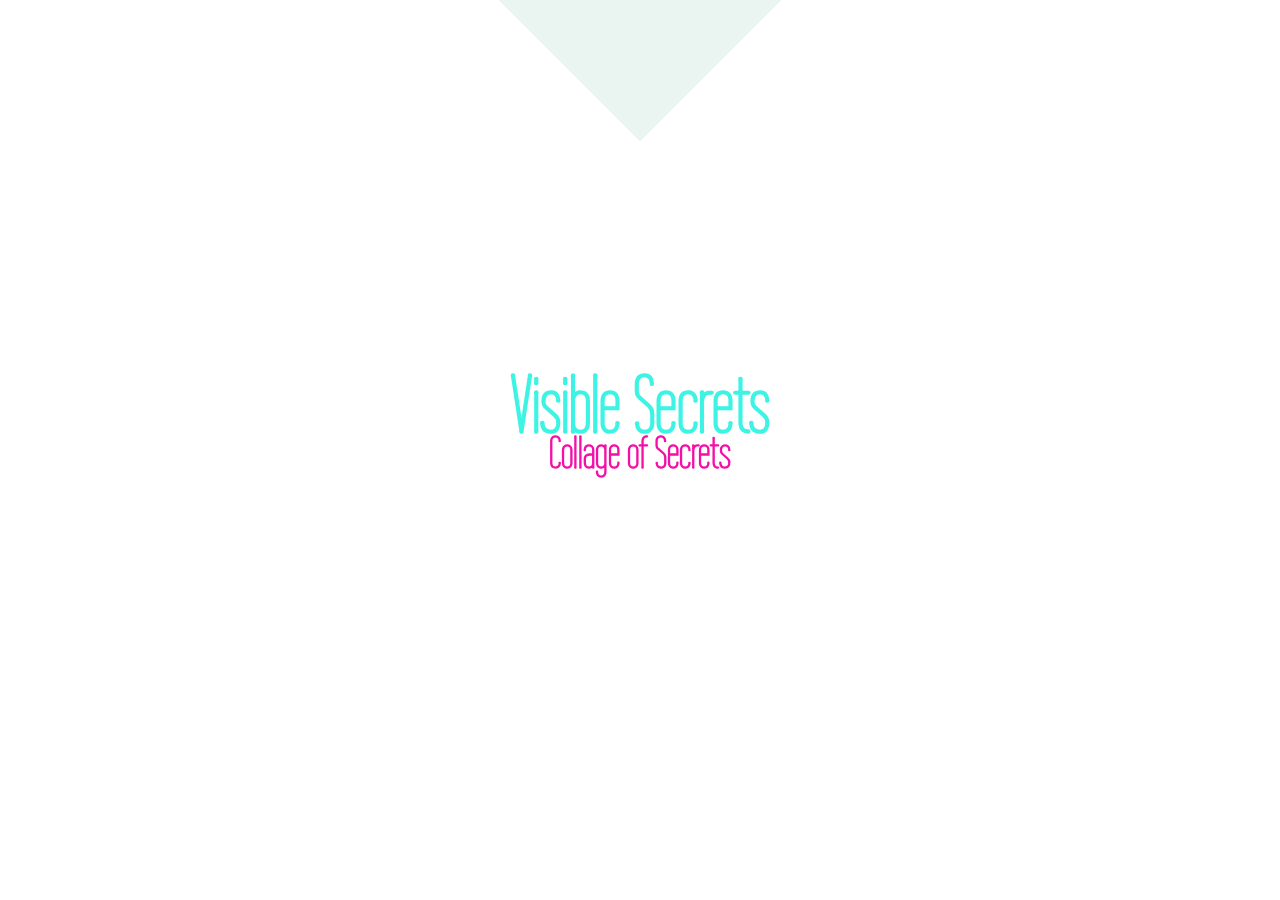
<file: index.html>
<!DOCTYPE html>
<html lang="en">
<link rel="stylesheet" href="style.css" >
<link rel="stylesheet" type="text/css" href="libraries/animate.css">

<head>
	<meta charset="UTF-8">
	<title>Visible Secrets</title>
</head>
<body>
	<section class="st-panel" id="st-panel-1">
            <div class="st-deco">?</div>
                        <a href="html/main.html"><h2 id="title">Visible Secrets</h2></a>
                        <p>Collage of Secrets</p>
                    </section>
	<!-- <h1>Visible Secrets</h1> -->
	<!-- <h2>Speeh to Art</h2> -->
	<!-- <div id="logo"></div> -->
  
            </a>
        </div>
</body>
</html>
</file>
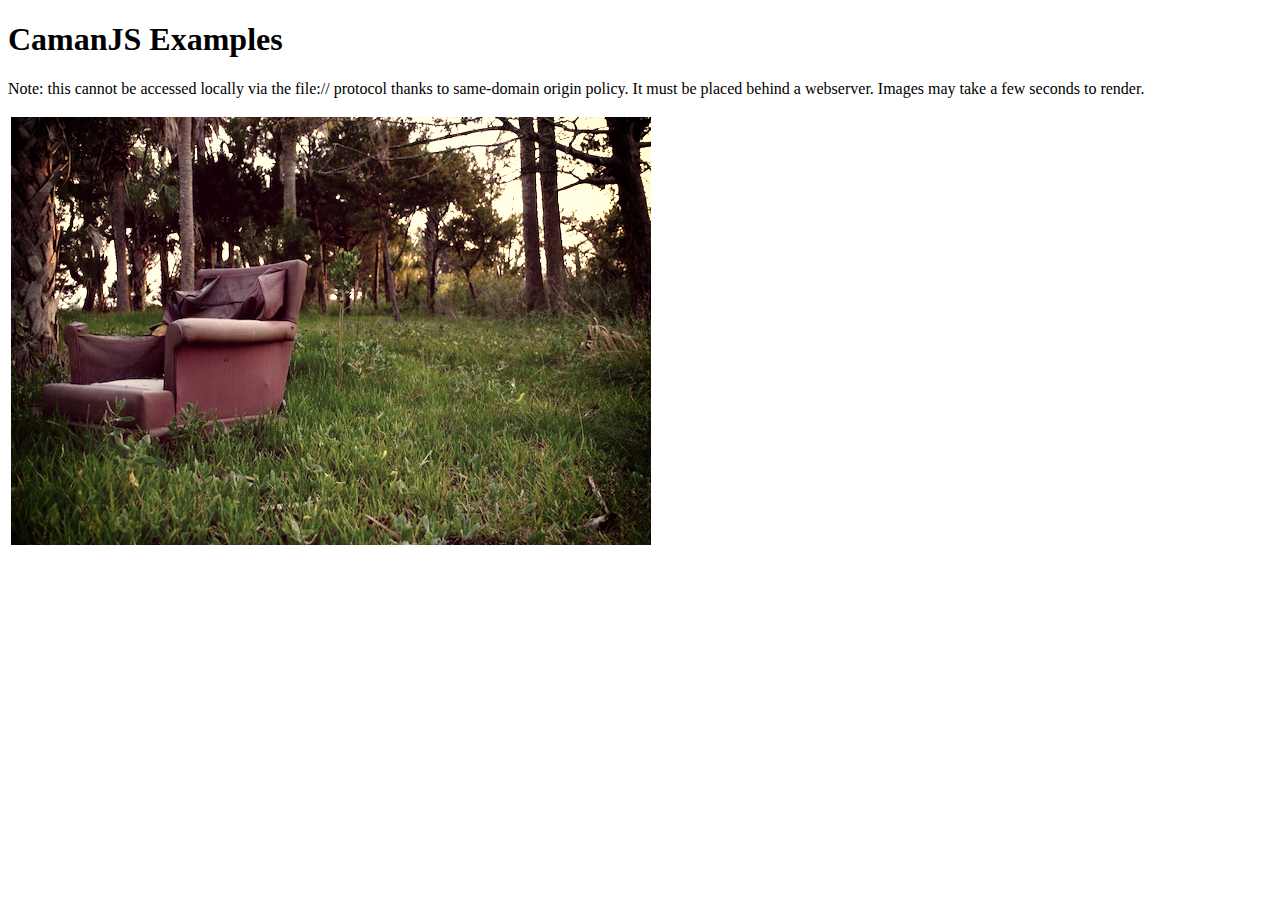
<file: libraries/CamanJS-4.1.1/examples/browser/index.html>
<!DOCTYPE html>
<html lang="en">
<head>
  <title>CamanJS Examples</title>
  <script type="text/javascript" src="../../dist/caman.full.js"></script>

  <script type="text/javascript">
  Caman.DEBUG = ('console' in window);
  Caman("#test-image", function() {
    this.sunrise();
    this.render();
  });

  // Caman("#test-canvas", "../images/test1_640.jpg", function () {
  //   this.sunrise();
  //   this.render();
  // });
  </script>
</head>
<body>
  <h1>CamanJS Examples</h1>
  <p>Note: this cannot be accessed locally via the file:// protocol thanks to same-domain origin policy. It must be placed behind a webserver. Images may take a few seconds to render.</p>
  
  <table>
    <tr>
      <td>
       	<img id="test-image" src="../images/test1_640.jpg" />
        <canvas id="test-canvas"></canvas>
      </td>
    </tr>
  </table>
</body>
</html>
</file>
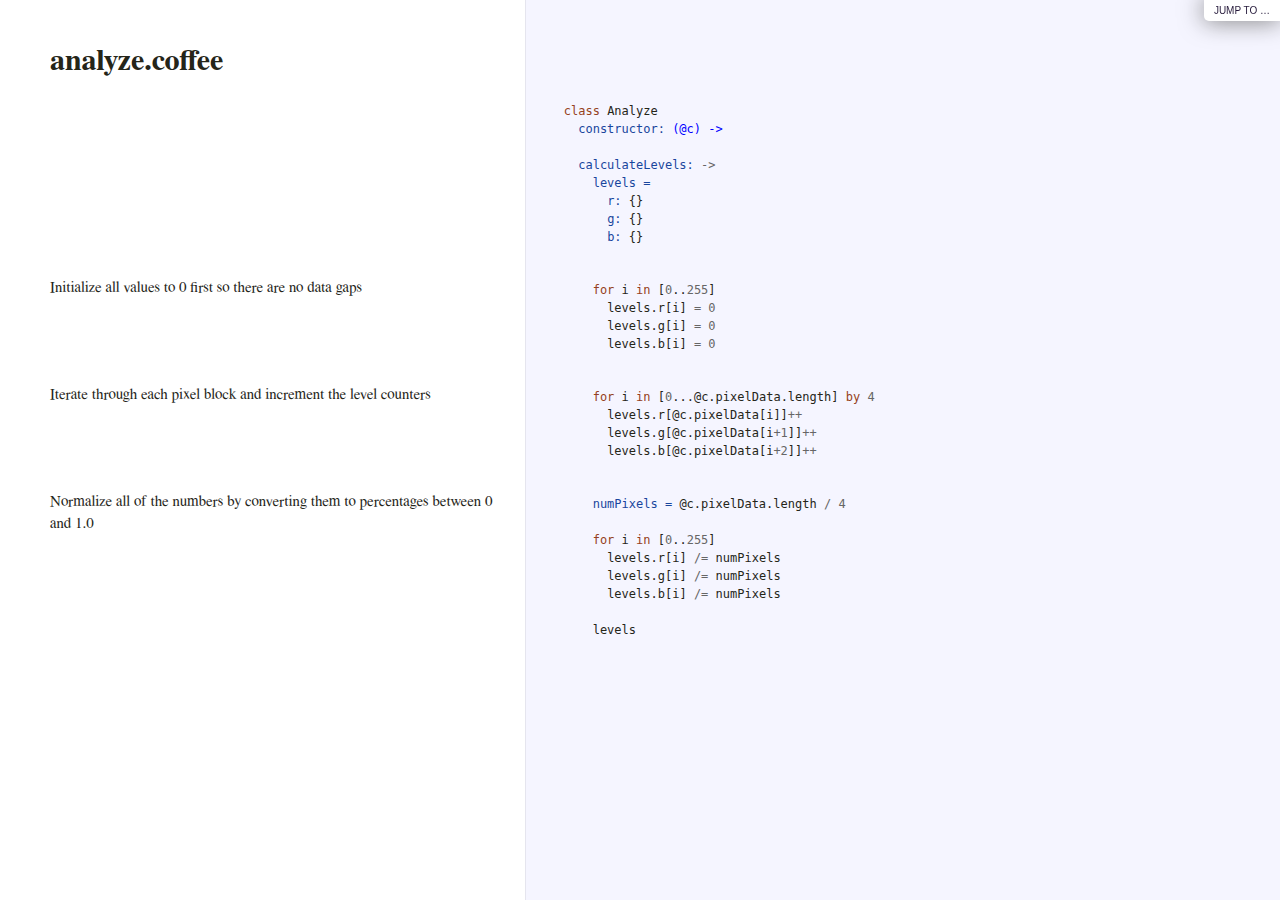
<file: libraries/CamanJS-4.1.1/docs/analyze.html>
<!DOCTYPE html>

<html>
<head>
  <title>analyze.coffee</title>
  <meta http-equiv="content-type" content="text/html; charset=UTF-8">
  <meta name="viewport" content="width=device-width, target-densitydpi=160dpi, initial-scale=1.0; maximum-scale=1.0; user-scalable=0;">
  <link rel="stylesheet" media="all" href="docco.css" />
</head>
<body>
  <div id="container">
    <div id="background"></div>
    
      <ul id="jump_to">
        <li>
          <a class="large" href="javascript:void(0);">Jump To &hellip;</a>
          <a class="small" href="javascript:void(0);">+</a>
          <div id="jump_wrapper">
          <div id="jump_page">
            
              
              <a class="source" href="analyze.html">
                analyze.coffee
              </a>
            
              
              <a class="source" href="autoload.html">
                autoload.coffee
              </a>
            
              
              <a class="source" href="blender.html">
                blender.coffee
              </a>
            
              
              <a class="source" href="calculate.html">
                calculate.coffee
              </a>
            
              
              <a class="source" href="caman.html">
                caman.coffee
              </a>
            
              
              <a class="source" href="convert.html">
                convert.coffee
              </a>
            
              
              <a class="source" href="event.html">
                event.coffee
              </a>
            
              
              <a class="source" href="filter.html">
                filter.coffee
              </a>
            
              
              <a class="source" href="io.html">
                io.coffee
              </a>
            
              
              <a class="source" href="layer.html">
                layer.coffee
              </a>
            
              
              <a class="source" href="logger.html">
                logger.coffee
              </a>
            
              
              <a class="source" href="pixelinfo.html">
                pixelinfo.coffee
              </a>
            
              
              <a class="source" href="plugin.html">
                plugin.coffee
              </a>
            
              
              <a class="source" href="renderer.html">
                renderer.coffee
              </a>
            
              
              <a class="source" href="store.html">
                store.coffee
              </a>
            
              
              <a class="source" href="util.html">
                util.coffee
              </a>
            
              
              <a class="source" href="blenders.html">
                blenders.coffee
              </a>
            
              
              <a class="source" href="filters.html">
                filters.coffee
              </a>
            
              
              <a class="source" href="size.html">
                size.coffee
              </a>
            
              
              <a class="source" href="blur.html">
                blur.coffee
              </a>
            
              
              <a class="source" href="camera.html">
                camera.coffee
              </a>
            
              
              <a class="source" href="compoundBlur.html">
                compoundBlur.coffee
              </a>
            
              
              <a class="source" href="edges.html">
                edges.coffee
              </a>
            
              
              <a class="source" href="posterize.html">
                posterize.coffee
              </a>
            
              
              <a class="source" href="presets.html">
                presets.coffee
              </a>
            
              
              <a class="source" href="stackBlur.html">
                stackBlur.coffee
              </a>
            
              
              <a class="source" href="threshold.html">
                threshold.coffee
              </a>
            
          </div>
        </li>
      </ul>
    
    <ul class="sections">
        
          <li id="title">
              <div class="annotation">
                  <h1>analyze.coffee</h1>
              </div>
          </li>
        
        
        
        <li id="section-1">
            <div class="annotation">
              
              <div class="pilwrap ">
                <a class="pilcrow" href="#section-1">&#182;</a>
              </div>
              
            </div>
            
            <div class="content"><div class="highlight"><pre><span class="k">class</span> <span class="nx">Analyze</span>
  <span class="nv">constructor: </span><span class="nf">(@c) -&gt;</span>

  <span class="nv">calculateLevels: </span><span class="o">-&gt;</span>
    <span class="nv">levels =</span>
      <span class="nv">r: </span><span class="p">{}</span>
      <span class="nv">g: </span><span class="p">{}</span>
      <span class="nv">b: </span><span class="p">{}</span></pre></div></div>
            
        </li>
        
        
        <li id="section-2">
            <div class="annotation">
              
              <div class="pilwrap ">
                <a class="pilcrow" href="#section-2">&#182;</a>
              </div>
              
<p>Initialize all values to 0 first so there are no data gaps</p>

            </div>
            
            <div class="content"><div class="highlight"><pre>    <span class="k">for</span> <span class="nx">i</span> <span class="k">in</span> <span class="p">[</span><span class="mi">0</span><span class="p">..</span><span class="mi">255</span><span class="p">]</span>
      <span class="nx">levels</span><span class="p">.</span><span class="nx">r</span><span class="p">[</span><span class="nx">i</span><span class="p">]</span> <span class="o">=</span> <span class="mi">0</span>
      <span class="nx">levels</span><span class="p">.</span><span class="nx">g</span><span class="p">[</span><span class="nx">i</span><span class="p">]</span> <span class="o">=</span> <span class="mi">0</span>
      <span class="nx">levels</span><span class="p">.</span><span class="nx">b</span><span class="p">[</span><span class="nx">i</span><span class="p">]</span> <span class="o">=</span> <span class="mi">0</span></pre></div></div>
            
        </li>
        
        
        <li id="section-3">
            <div class="annotation">
              
              <div class="pilwrap ">
                <a class="pilcrow" href="#section-3">&#182;</a>
              </div>
              
<p>Iterate through each pixel block and increment the level counters</p>

            </div>
            
            <div class="content"><div class="highlight"><pre>    <span class="k">for</span> <span class="nx">i</span> <span class="k">in</span> <span class="p">[</span><span class="mi">0</span><span class="p">...</span><span class="nx">@c</span><span class="p">.</span><span class="nx">pixelData</span><span class="p">.</span><span class="nx">length</span><span class="p">]</span> <span class="k">by</span> <span class="mi">4</span>
      <span class="nx">levels</span><span class="p">.</span><span class="nx">r</span><span class="p">[</span><span class="nx">@c</span><span class="p">.</span><span class="nx">pixelData</span><span class="p">[</span><span class="nx">i</span><span class="p">]]</span><span class="o">++</span>
      <span class="nx">levels</span><span class="p">.</span><span class="nx">g</span><span class="p">[</span><span class="nx">@c</span><span class="p">.</span><span class="nx">pixelData</span><span class="p">[</span><span class="nx">i</span><span class="o">+</span><span class="mi">1</span><span class="p">]]</span><span class="o">++</span>
      <span class="nx">levels</span><span class="p">.</span><span class="nx">b</span><span class="p">[</span><span class="nx">@c</span><span class="p">.</span><span class="nx">pixelData</span><span class="p">[</span><span class="nx">i</span><span class="o">+</span><span class="mi">2</span><span class="p">]]</span><span class="o">++</span></pre></div></div>
            
        </li>
        
        
        <li id="section-4">
            <div class="annotation">
              
              <div class="pilwrap ">
                <a class="pilcrow" href="#section-4">&#182;</a>
              </div>
              
<p>Normalize all of the numbers by converting them to percentages between
0 and 1.0</p>

            </div>
            
            <div class="content"><div class="highlight"><pre>    <span class="nv">numPixels = </span><span class="nx">@c</span><span class="p">.</span><span class="nx">pixelData</span><span class="p">.</span><span class="nx">length</span> <span class="o">/</span> <span class="mi">4</span>

    <span class="k">for</span> <span class="nx">i</span> <span class="k">in</span> <span class="p">[</span><span class="mi">0</span><span class="p">..</span><span class="mi">255</span><span class="p">]</span>
      <span class="nx">levels</span><span class="p">.</span><span class="nx">r</span><span class="p">[</span><span class="nx">i</span><span class="p">]</span> <span class="o">/=</span> <span class="nx">numPixels</span>
      <span class="nx">levels</span><span class="p">.</span><span class="nx">g</span><span class="p">[</span><span class="nx">i</span><span class="p">]</span> <span class="o">/=</span> <span class="nx">numPixels</span>
      <span class="nx">levels</span><span class="p">.</span><span class="nx">b</span><span class="p">[</span><span class="nx">i</span><span class="p">]</span> <span class="o">/=</span> <span class="nx">numPixels</span>

    <span class="nx">levels</span>

</pre></div></div>
            
        </li>
        
    </ul>
  </div>
</body>
</html>
</file>
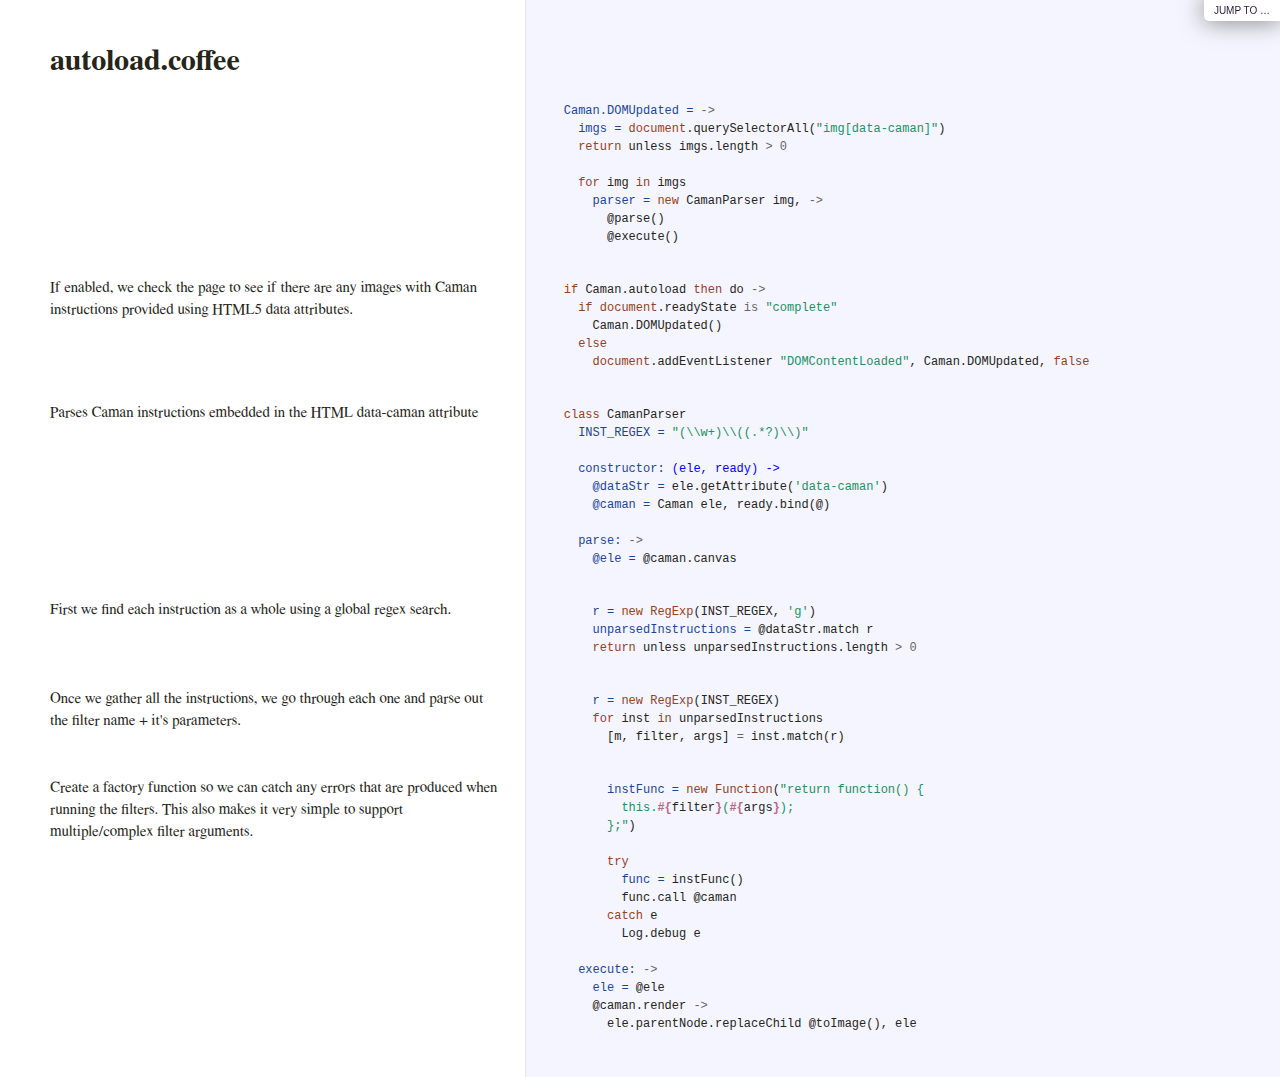
<file: libraries/CamanJS-4.1.1/docs/autoload.html>
<!DOCTYPE html>

<html>
<head>
  <title>autoload.coffee</title>
  <meta http-equiv="content-type" content="text/html; charset=UTF-8">
  <meta name="viewport" content="width=device-width, target-densitydpi=160dpi, initial-scale=1.0; maximum-scale=1.0; user-scalable=0;">
  <link rel="stylesheet" media="all" href="docco.css" />
</head>
<body>
  <div id="container">
    <div id="background"></div>
    
      <ul id="jump_to">
        <li>
          <a class="large" href="javascript:void(0);">Jump To &hellip;</a>
          <a class="small" href="javascript:void(0);">+</a>
          <div id="jump_wrapper">
          <div id="jump_page">
            
              
              <a class="source" href="analyze.html">
                analyze.coffee
              </a>
            
              
              <a class="source" href="autoload.html">
                autoload.coffee
              </a>
            
              
              <a class="source" href="blender.html">
                blender.coffee
              </a>
            
              
              <a class="source" href="calculate.html">
                calculate.coffee
              </a>
            
              
              <a class="source" href="caman.html">
                caman.coffee
              </a>
            
              
              <a class="source" href="convert.html">
                convert.coffee
              </a>
            
              
              <a class="source" href="event.html">
                event.coffee
              </a>
            
              
              <a class="source" href="filter.html">
                filter.coffee
              </a>
            
              
              <a class="source" href="io.html">
                io.coffee
              </a>
            
              
              <a class="source" href="layer.html">
                layer.coffee
              </a>
            
              
              <a class="source" href="logger.html">
                logger.coffee
              </a>
            
              
              <a class="source" href="pixelinfo.html">
                pixelinfo.coffee
              </a>
            
              
              <a class="source" href="plugin.html">
                plugin.coffee
              </a>
            
              
              <a class="source" href="renderer.html">
                renderer.coffee
              </a>
            
              
              <a class="source" href="store.html">
                store.coffee
              </a>
            
              
              <a class="source" href="util.html">
                util.coffee
              </a>
            
              
              <a class="source" href="blenders.html">
                blenders.coffee
              </a>
            
              
              <a class="source" href="filters.html">
                filters.coffee
              </a>
            
              
              <a class="source" href="size.html">
                size.coffee
              </a>
            
              
              <a class="source" href="blur.html">
                blur.coffee
              </a>
            
              
              <a class="source" href="camera.html">
                camera.coffee
              </a>
            
              
              <a class="source" href="compoundBlur.html">
                compoundBlur.coffee
              </a>
            
              
              <a class="source" href="edges.html">
                edges.coffee
              </a>
            
              
              <a class="source" href="posterize.html">
                posterize.coffee
              </a>
            
              
              <a class="source" href="presets.html">
                presets.coffee
              </a>
            
              
              <a class="source" href="stackBlur.html">
                stackBlur.coffee
              </a>
            
              
              <a class="source" href="threshold.html">
                threshold.coffee
              </a>
            
          </div>
        </li>
      </ul>
    
    <ul class="sections">
        
          <li id="title">
              <div class="annotation">
                  <h1>autoload.coffee</h1>
              </div>
          </li>
        
        
        
        <li id="section-1">
            <div class="annotation">
              
              <div class="pilwrap ">
                <a class="pilcrow" href="#section-1">&#182;</a>
              </div>
              
            </div>
            
            <div class="content"><div class="highlight"><pre><span class="nv">Caman.DOMUpdated = </span><span class="o">-&gt;</span>
  <span class="nv">imgs = </span><span class="nb">document</span><span class="p">.</span><span class="nx">querySelectorAll</span><span class="p">(</span><span class="s">&quot;img[data-caman]&quot;</span><span class="p">)</span>
  <span class="k">return</span> <span class="nx">unless</span> <span class="nx">imgs</span><span class="p">.</span><span class="nx">length</span> <span class="o">&gt;</span> <span class="mi">0</span>

  <span class="k">for</span> <span class="nx">img</span> <span class="k">in</span> <span class="nx">imgs</span>
    <span class="nv">parser = </span><span class="k">new</span> <span class="nx">CamanParser</span> <span class="nx">img</span><span class="p">,</span> <span class="o">-&gt;</span>
      <span class="nx">@parse</span><span class="p">()</span>
      <span class="nx">@execute</span><span class="p">()</span></pre></div></div>
            
        </li>
        
        
        <li id="section-2">
            <div class="annotation">
              
              <div class="pilwrap ">
                <a class="pilcrow" href="#section-2">&#182;</a>
              </div>
              
<p>If enabled, we check the page to see if there are any
images with Caman instructions provided using HTML5
data attributes.</p>

            </div>
            
            <div class="content"><div class="highlight"><pre><span class="k">if</span> <span class="nx">Caman</span><span class="p">.</span><span class="nx">autoload</span> <span class="k">then</span> <span class="nx">do</span> <span class="o">-&gt;</span>
  <span class="k">if</span> <span class="nb">document</span><span class="p">.</span><span class="nx">readyState</span> <span class="o">is</span> <span class="s">&quot;complete&quot;</span>
    <span class="nx">Caman</span><span class="p">.</span><span class="nx">DOMUpdated</span><span class="p">()</span>
  <span class="k">else</span>
    <span class="nb">document</span><span class="p">.</span><span class="nx">addEventListener</span> <span class="s">&quot;DOMContentLoaded&quot;</span><span class="p">,</span> <span class="nx">Caman</span><span class="p">.</span><span class="nx">DOMUpdated</span><span class="p">,</span> <span class="kc">false</span></pre></div></div>
            
        </li>
        
        
        <li id="section-3">
            <div class="annotation">
              
              <div class="pilwrap ">
                <a class="pilcrow" href="#section-3">&#182;</a>
              </div>
              
<p>Parses Caman instructions embedded in the HTML data-caman attribute</p>

            </div>
            
            <div class="content"><div class="highlight"><pre><span class="k">class</span> <span class="nx">CamanParser</span>
  <span class="nv">INST_REGEX = </span><span class="s">&quot;(\\w+)\\((.*?)\\)&quot;</span>

  <span class="nv">constructor: </span><span class="nf">(ele, ready) -&gt;</span>
    <span class="vi">@dataStr = </span><span class="nx">ele</span><span class="p">.</span><span class="nx">getAttribute</span><span class="p">(</span><span class="s">&#39;data-caman&#39;</span><span class="p">)</span>
    <span class="vi">@caman = </span><span class="nx">Caman</span> <span class="nx">ele</span><span class="p">,</span> <span class="nx">ready</span><span class="p">.</span><span class="nx">bind</span><span class="p">(</span><span class="nx">@</span><span class="p">)</span>

  <span class="nv">parse: </span><span class="o">-&gt;</span>
    <span class="vi">@ele = </span><span class="nx">@caman</span><span class="p">.</span><span class="nx">canvas</span></pre></div></div>
            
        </li>
        
        
        <li id="section-4">
            <div class="annotation">
              
              <div class="pilwrap ">
                <a class="pilcrow" href="#section-4">&#182;</a>
              </div>
              
<p>First we find each instruction as a whole using a global
regex search.</p>

            </div>
            
            <div class="content"><div class="highlight"><pre>    <span class="nv">r = </span><span class="k">new</span> <span class="nb">RegExp</span><span class="p">(</span><span class="nx">INST_REGEX</span><span class="p">,</span> <span class="s">&#39;g&#39;</span><span class="p">)</span>
    <span class="nv">unparsedInstructions = </span><span class="nx">@dataStr</span><span class="p">.</span><span class="nx">match</span> <span class="nx">r</span>
    <span class="k">return</span> <span class="nx">unless</span> <span class="nx">unparsedInstructions</span><span class="p">.</span><span class="nx">length</span> <span class="o">&gt;</span> <span class="mi">0</span></pre></div></div>
            
        </li>
        
        
        <li id="section-5">
            <div class="annotation">
              
              <div class="pilwrap ">
                <a class="pilcrow" href="#section-5">&#182;</a>
              </div>
              
<p>Once we gather all the instructions, we go through each one
and parse out the filter name + it&#39;s parameters.</p>

            </div>
            
            <div class="content"><div class="highlight"><pre>    <span class="nv">r = </span><span class="k">new</span> <span class="nb">RegExp</span><span class="p">(</span><span class="nx">INST_REGEX</span><span class="p">)</span>
    <span class="k">for</span> <span class="nx">inst</span> <span class="k">in</span> <span class="nx">unparsedInstructions</span>
      <span class="p">[</span><span class="nx">m</span><span class="p">,</span> <span class="nx">filter</span><span class="p">,</span> <span class="nx">args</span><span class="p">]</span> <span class="o">=</span> <span class="nx">inst</span><span class="p">.</span><span class="nx">match</span><span class="p">(</span><span class="nx">r</span><span class="p">)</span></pre></div></div>
            
        </li>
        
        
        <li id="section-6">
            <div class="annotation">
              
              <div class="pilwrap ">
                <a class="pilcrow" href="#section-6">&#182;</a>
              </div>
              
<p>Create a factory function so we can catch any errors that
are produced when running the filters. This also makes it very
simple to support multiple/complex filter arguments.</p>

            </div>
            
            <div class="content"><div class="highlight"><pre>      <span class="nv">instFunc = </span><span class="k">new</span> <span class="nb">Function</span><span class="p">(</span><span class="s">&quot;return function() {</span>
<span class="s">        this.</span><span class="si">#{</span><span class="nx">filter</span><span class="si">}</span><span class="s">(</span><span class="si">#{</span><span class="nx">args</span><span class="si">}</span><span class="s">);</span>
<span class="s">      };&quot;</span><span class="p">)</span>

      <span class="k">try</span>
        <span class="nv">func = </span><span class="nx">instFunc</span><span class="p">()</span>
        <span class="nx">func</span><span class="p">.</span><span class="nx">call</span> <span class="nx">@caman</span>
      <span class="k">catch</span> <span class="nx">e</span>
        <span class="nx">Log</span><span class="p">.</span><span class="nx">debug</span> <span class="nx">e</span>

  <span class="nv">execute: </span><span class="o">-&gt;</span>
    <span class="nv">ele = </span><span class="nx">@ele</span>
    <span class="nx">@caman</span><span class="p">.</span><span class="nx">render</span> <span class="o">-&gt;</span>
      <span class="nx">ele</span><span class="p">.</span><span class="nx">parentNode</span><span class="p">.</span><span class="nx">replaceChild</span> <span class="nx">@toImage</span><span class="p">(),</span> <span class="nx">ele</span>

</pre></div></div>
            
        </li>
        
    </ul>
  </div>
</body>
</html>
</file>
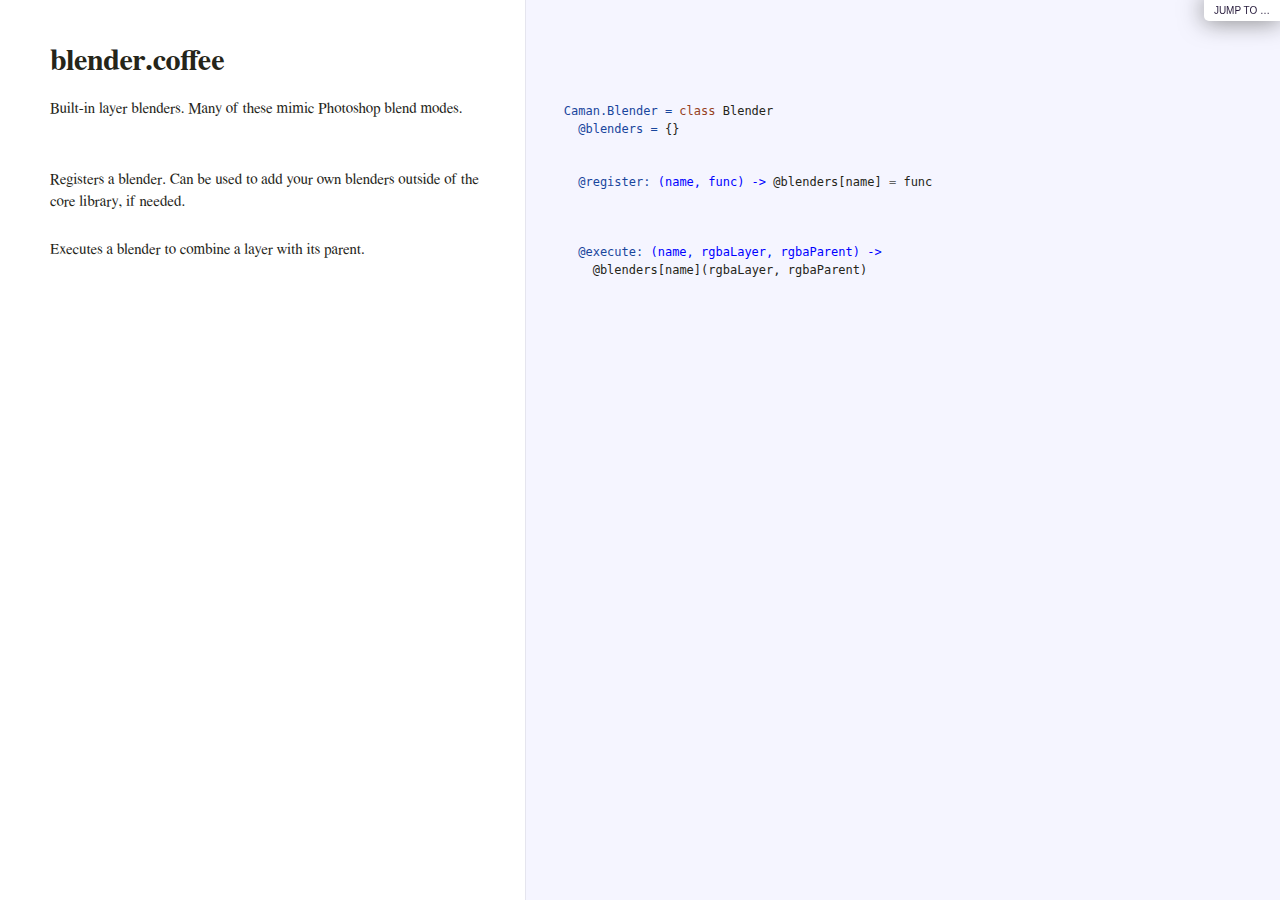
<file: libraries/CamanJS-4.1.1/docs/blender.html>
<!DOCTYPE html>

<html>
<head>
  <title>blender.coffee</title>
  <meta http-equiv="content-type" content="text/html; charset=UTF-8">
  <meta name="viewport" content="width=device-width, target-densitydpi=160dpi, initial-scale=1.0; maximum-scale=1.0; user-scalable=0;">
  <link rel="stylesheet" media="all" href="docco.css" />
</head>
<body>
  <div id="container">
    <div id="background"></div>
    
      <ul id="jump_to">
        <li>
          <a class="large" href="javascript:void(0);">Jump To &hellip;</a>
          <a class="small" href="javascript:void(0);">+</a>
          <div id="jump_wrapper">
          <div id="jump_page">
            
              
              <a class="source" href="analyze.html">
                analyze.coffee
              </a>
            
              
              <a class="source" href="autoload.html">
                autoload.coffee
              </a>
            
              
              <a class="source" href="blender.html">
                blender.coffee
              </a>
            
              
              <a class="source" href="calculate.html">
                calculate.coffee
              </a>
            
              
              <a class="source" href="caman.html">
                caman.coffee
              </a>
            
              
              <a class="source" href="convert.html">
                convert.coffee
              </a>
            
              
              <a class="source" href="event.html">
                event.coffee
              </a>
            
              
              <a class="source" href="filter.html">
                filter.coffee
              </a>
            
              
              <a class="source" href="io.html">
                io.coffee
              </a>
            
              
              <a class="source" href="layer.html">
                layer.coffee
              </a>
            
              
              <a class="source" href="logger.html">
                logger.coffee
              </a>
            
              
              <a class="source" href="pixelinfo.html">
                pixelinfo.coffee
              </a>
            
              
              <a class="source" href="plugin.html">
                plugin.coffee
              </a>
            
              
              <a class="source" href="renderer.html">
                renderer.coffee
              </a>
            
              
              <a class="source" href="store.html">
                store.coffee
              </a>
            
              
              <a class="source" href="util.html">
                util.coffee
              </a>
            
              
              <a class="source" href="blenders.html">
                blenders.coffee
              </a>
            
              
              <a class="source" href="filters.html">
                filters.coffee
              </a>
            
              
              <a class="source" href="size.html">
                size.coffee
              </a>
            
              
              <a class="source" href="blur.html">
                blur.coffee
              </a>
            
              
              <a class="source" href="camera.html">
                camera.coffee
              </a>
            
              
              <a class="source" href="compoundBlur.html">
                compoundBlur.coffee
              </a>
            
              
              <a class="source" href="edges.html">
                edges.coffee
              </a>
            
              
              <a class="source" href="posterize.html">
                posterize.coffee
              </a>
            
              
              <a class="source" href="presets.html">
                presets.coffee
              </a>
            
              
              <a class="source" href="stackBlur.html">
                stackBlur.coffee
              </a>
            
              
              <a class="source" href="threshold.html">
                threshold.coffee
              </a>
            
          </div>
        </li>
      </ul>
    
    <ul class="sections">
        
          <li id="title">
              <div class="annotation">
                  <h1>blender.coffee</h1>
              </div>
          </li>
        
        
        
        <li id="section-1">
            <div class="annotation">
              
              <div class="pilwrap ">
                <a class="pilcrow" href="#section-1">&#182;</a>
              </div>
              <p>Built-in layer blenders. Many of these mimic Photoshop blend modes.</p>

            </div>
            
            <div class="content"><div class="highlight"><pre><span class="nv">Caman.Blender = </span><span class="k">class</span> <span class="nx">Blender</span>
  <span class="vi">@blenders = </span><span class="p">{}</span></pre></div></div>
            
        </li>
        
        
        <li id="section-2">
            <div class="annotation">
              
              <div class="pilwrap ">
                <a class="pilcrow" href="#section-2">&#182;</a>
              </div>
              
<p>Registers a blender. Can be used to add your own blenders outside of
the core library, if needed.</p>

            </div>
            
            <div class="content"><div class="highlight"><pre>  <span class="vi">@register: </span><span class="nf">(name, func) -&gt;</span> <span class="nx">@blenders</span><span class="p">[</span><span class="nx">name</span><span class="p">]</span> <span class="o">=</span> <span class="nx">func</span></pre></div></div>
            
        </li>
        
        
        <li id="section-3">
            <div class="annotation">
              
              <div class="pilwrap ">
                <a class="pilcrow" href="#section-3">&#182;</a>
              </div>
              
<p>Executes a blender to combine a layer with its parent.</p>

            </div>
            
            <div class="content"><div class="highlight"><pre>  <span class="vi">@execute: </span><span class="nf">(name, rgbaLayer, rgbaParent) -&gt;</span>
    <span class="nx">@blenders</span><span class="p">[</span><span class="nx">name</span><span class="p">](</span><span class="nx">rgbaLayer</span><span class="p">,</span> <span class="nx">rgbaParent</span><span class="p">)</span>

</pre></div></div>
            
        </li>
        
    </ul>
  </div>
</body>
</html>
</file>
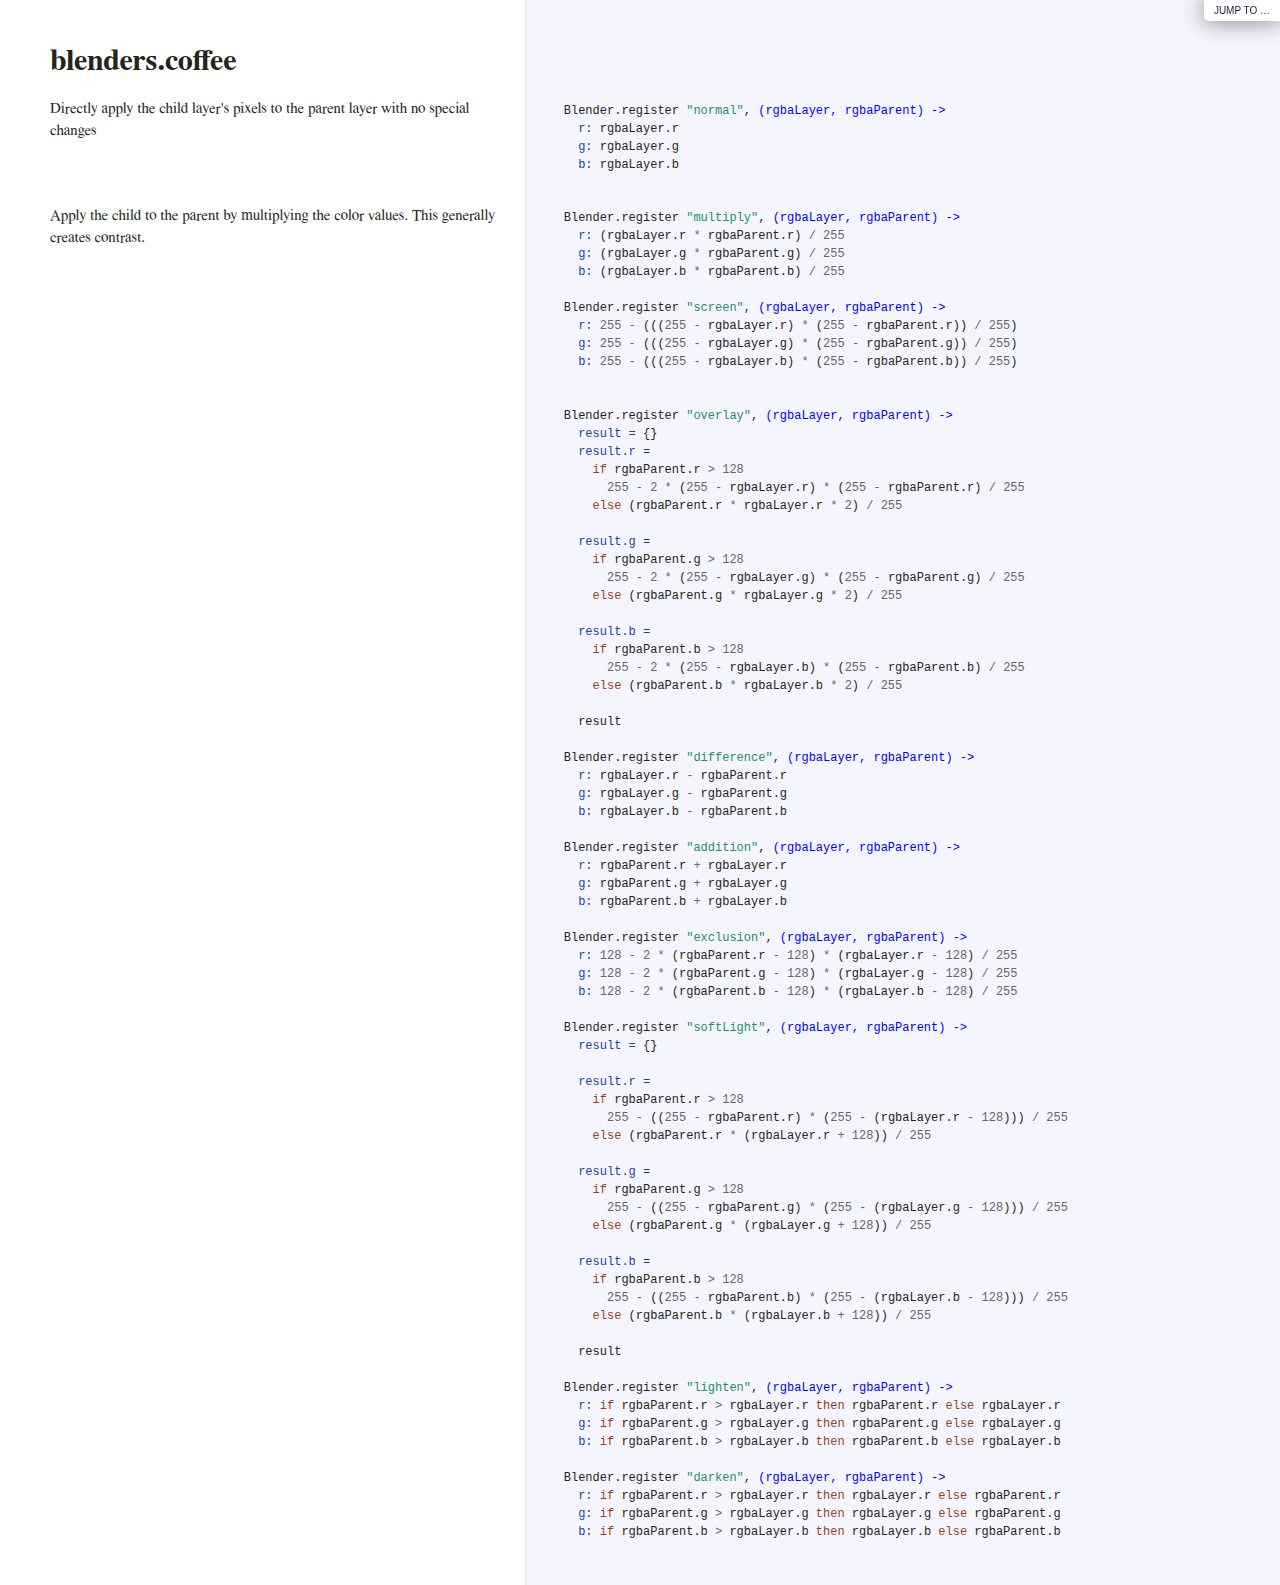
<file: libraries/CamanJS-4.1.1/docs/blenders.html>
<!DOCTYPE html>

<html>
<head>
  <title>blenders.coffee</title>
  <meta http-equiv="content-type" content="text/html; charset=UTF-8">
  <meta name="viewport" content="width=device-width, target-densitydpi=160dpi, initial-scale=1.0; maximum-scale=1.0; user-scalable=0;">
  <link rel="stylesheet" media="all" href="docco.css" />
</head>
<body>
  <div id="container">
    <div id="background"></div>
    
      <ul id="jump_to">
        <li>
          <a class="large" href="javascript:void(0);">Jump To &hellip;</a>
          <a class="small" href="javascript:void(0);">+</a>
          <div id="jump_wrapper">
          <div id="jump_page">
            
              
              <a class="source" href="analyze.html">
                analyze.coffee
              </a>
            
              
              <a class="source" href="autoload.html">
                autoload.coffee
              </a>
            
              
              <a class="source" href="blender.html">
                blender.coffee
              </a>
            
              
              <a class="source" href="calculate.html">
                calculate.coffee
              </a>
            
              
              <a class="source" href="caman.html">
                caman.coffee
              </a>
            
              
              <a class="source" href="convert.html">
                convert.coffee
              </a>
            
              
              <a class="source" href="event.html">
                event.coffee
              </a>
            
              
              <a class="source" href="filter.html">
                filter.coffee
              </a>
            
              
              <a class="source" href="io.html">
                io.coffee
              </a>
            
              
              <a class="source" href="layer.html">
                layer.coffee
              </a>
            
              
              <a class="source" href="logger.html">
                logger.coffee
              </a>
            
              
              <a class="source" href="pixelinfo.html">
                pixelinfo.coffee
              </a>
            
              
              <a class="source" href="plugin.html">
                plugin.coffee
              </a>
            
              
              <a class="source" href="renderer.html">
                renderer.coffee
              </a>
            
              
              <a class="source" href="store.html">
                store.coffee
              </a>
            
              
              <a class="source" href="util.html">
                util.coffee
              </a>
            
              
              <a class="source" href="blenders.html">
                blenders.coffee
              </a>
            
              
              <a class="source" href="filters.html">
                filters.coffee
              </a>
            
              
              <a class="source" href="size.html">
                size.coffee
              </a>
            
              
              <a class="source" href="blur.html">
                blur.coffee
              </a>
            
              
              <a class="source" href="camera.html">
                camera.coffee
              </a>
            
              
              <a class="source" href="compoundBlur.html">
                compoundBlur.coffee
              </a>
            
              
              <a class="source" href="edges.html">
                edges.coffee
              </a>
            
              
              <a class="source" href="posterize.html">
                posterize.coffee
              </a>
            
              
              <a class="source" href="presets.html">
                presets.coffee
              </a>
            
              
              <a class="source" href="stackBlur.html">
                stackBlur.coffee
              </a>
            
              
              <a class="source" href="threshold.html">
                threshold.coffee
              </a>
            
          </div>
        </li>
      </ul>
    
    <ul class="sections">
        
          <li id="title">
              <div class="annotation">
                  <h1>blenders.coffee</h1>
              </div>
          </li>
        
        
        
        <li id="section-1">
            <div class="annotation">
              
              <div class="pilwrap ">
                <a class="pilcrow" href="#section-1">&#182;</a>
              </div>
              <p>Directly apply the child layer&#39;s pixels to the parent layer with no special changes</p>

            </div>
            
            <div class="content"><div class="highlight"><pre><span class="nx">Blender</span><span class="p">.</span><span class="nx">register</span> <span class="s">&quot;normal&quot;</span><span class="p">,</span> <span class="nf">(rgbaLayer, rgbaParent) -&gt;</span>
  <span class="nv">r: </span><span class="nx">rgbaLayer</span><span class="p">.</span><span class="nx">r</span>
  <span class="nv">g: </span><span class="nx">rgbaLayer</span><span class="p">.</span><span class="nx">g</span>
  <span class="nv">b: </span><span class="nx">rgbaLayer</span><span class="p">.</span><span class="nx">b</span></pre></div></div>
            
        </li>
        
        
        <li id="section-2">
            <div class="annotation">
              
              <div class="pilwrap ">
                <a class="pilcrow" href="#section-2">&#182;</a>
              </div>
              
<p>Apply the child to the parent by multiplying the color values. This generally creates contrast.</p>

            </div>
            
            <div class="content"><div class="highlight"><pre><span class="nx">Blender</span><span class="p">.</span><span class="nx">register</span> <span class="s">&quot;multiply&quot;</span><span class="p">,</span> <span class="nf">(rgbaLayer, rgbaParent) -&gt;</span>
  <span class="nv">r: </span><span class="p">(</span><span class="nx">rgbaLayer</span><span class="p">.</span><span class="nx">r</span> <span class="o">*</span> <span class="nx">rgbaParent</span><span class="p">.</span><span class="nx">r</span><span class="p">)</span> <span class="o">/</span> <span class="mi">255</span>
  <span class="nv">g: </span><span class="p">(</span><span class="nx">rgbaLayer</span><span class="p">.</span><span class="nx">g</span> <span class="o">*</span> <span class="nx">rgbaParent</span><span class="p">.</span><span class="nx">g</span><span class="p">)</span> <span class="o">/</span> <span class="mi">255</span>
  <span class="nv">b: </span><span class="p">(</span><span class="nx">rgbaLayer</span><span class="p">.</span><span class="nx">b</span> <span class="o">*</span> <span class="nx">rgbaParent</span><span class="p">.</span><span class="nx">b</span><span class="p">)</span> <span class="o">/</span> <span class="mi">255</span>

<span class="nx">Blender</span><span class="p">.</span><span class="nx">register</span> <span class="s">&quot;screen&quot;</span><span class="p">,</span> <span class="nf">(rgbaLayer, rgbaParent) -&gt;</span>
  <span class="nv">r: </span><span class="mi">255</span> <span class="o">-</span> <span class="p">(((</span><span class="mi">255</span> <span class="o">-</span> <span class="nx">rgbaLayer</span><span class="p">.</span><span class="nx">r</span><span class="p">)</span> <span class="o">*</span> <span class="p">(</span><span class="mi">255</span> <span class="o">-</span> <span class="nx">rgbaParent</span><span class="p">.</span><span class="nx">r</span><span class="p">))</span> <span class="o">/</span> <span class="mi">255</span><span class="p">)</span>
  <span class="nv">g: </span><span class="mi">255</span> <span class="o">-</span> <span class="p">(((</span><span class="mi">255</span> <span class="o">-</span> <span class="nx">rgbaLayer</span><span class="p">.</span><span class="nx">g</span><span class="p">)</span> <span class="o">*</span> <span class="p">(</span><span class="mi">255</span> <span class="o">-</span> <span class="nx">rgbaParent</span><span class="p">.</span><span class="nx">g</span><span class="p">))</span> <span class="o">/</span> <span class="mi">255</span><span class="p">)</span>
  <span class="nv">b: </span><span class="mi">255</span> <span class="o">-</span> <span class="p">(((</span><span class="mi">255</span> <span class="o">-</span> <span class="nx">rgbaLayer</span><span class="p">.</span><span class="nx">b</span><span class="p">)</span> <span class="o">*</span> <span class="p">(</span><span class="mi">255</span> <span class="o">-</span> <span class="nx">rgbaParent</span><span class="p">.</span><span class="nx">b</span><span class="p">))</span> <span class="o">/</span> <span class="mi">255</span><span class="p">)</span>
  

<span class="nx">Blender</span><span class="p">.</span><span class="nx">register</span> <span class="s">&quot;overlay&quot;</span><span class="p">,</span> <span class="nf">(rgbaLayer, rgbaParent) -&gt;</span>
  <span class="nv">result = </span><span class="p">{}</span>
  <span class="nv">result.r = </span>
    <span class="k">if</span> <span class="nx">rgbaParent</span><span class="p">.</span><span class="nx">r</span> <span class="o">&gt;</span> <span class="mi">128</span>
      <span class="mi">255</span> <span class="o">-</span> <span class="mi">2</span> <span class="o">*</span> <span class="p">(</span><span class="mi">255</span> <span class="o">-</span> <span class="nx">rgbaLayer</span><span class="p">.</span><span class="nx">r</span><span class="p">)</span> <span class="o">*</span> <span class="p">(</span><span class="mi">255</span> <span class="o">-</span> <span class="nx">rgbaParent</span><span class="p">.</span><span class="nx">r</span><span class="p">)</span> <span class="o">/</span> <span class="mi">255</span>
    <span class="k">else</span> <span class="p">(</span><span class="nx">rgbaParent</span><span class="p">.</span><span class="nx">r</span> <span class="o">*</span> <span class="nx">rgbaLayer</span><span class="p">.</span><span class="nx">r</span> <span class="o">*</span> <span class="mi">2</span><span class="p">)</span> <span class="o">/</span> <span class="mi">255</span>

  <span class="nv">result.g =</span>
    <span class="k">if</span> <span class="nx">rgbaParent</span><span class="p">.</span><span class="nx">g</span> <span class="o">&gt;</span> <span class="mi">128</span>
      <span class="mi">255</span> <span class="o">-</span> <span class="mi">2</span> <span class="o">*</span> <span class="p">(</span><span class="mi">255</span> <span class="o">-</span> <span class="nx">rgbaLayer</span><span class="p">.</span><span class="nx">g</span><span class="p">)</span> <span class="o">*</span> <span class="p">(</span><span class="mi">255</span> <span class="o">-</span> <span class="nx">rgbaParent</span><span class="p">.</span><span class="nx">g</span><span class="p">)</span> <span class="o">/</span> <span class="mi">255</span>
    <span class="k">else</span> <span class="p">(</span><span class="nx">rgbaParent</span><span class="p">.</span><span class="nx">g</span> <span class="o">*</span> <span class="nx">rgbaLayer</span><span class="p">.</span><span class="nx">g</span> <span class="o">*</span> <span class="mi">2</span><span class="p">)</span> <span class="o">/</span> <span class="mi">255</span>

  <span class="nv">result.b =</span>
    <span class="k">if</span> <span class="nx">rgbaParent</span><span class="p">.</span><span class="nx">b</span> <span class="o">&gt;</span> <span class="mi">128</span>
      <span class="mi">255</span> <span class="o">-</span> <span class="mi">2</span> <span class="o">*</span> <span class="p">(</span><span class="mi">255</span> <span class="o">-</span> <span class="nx">rgbaLayer</span><span class="p">.</span><span class="nx">b</span><span class="p">)</span> <span class="o">*</span> <span class="p">(</span><span class="mi">255</span> <span class="o">-</span> <span class="nx">rgbaParent</span><span class="p">.</span><span class="nx">b</span><span class="p">)</span> <span class="o">/</span> <span class="mi">255</span>
    <span class="k">else</span> <span class="p">(</span><span class="nx">rgbaParent</span><span class="p">.</span><span class="nx">b</span> <span class="o">*</span> <span class="nx">rgbaLayer</span><span class="p">.</span><span class="nx">b</span> <span class="o">*</span> <span class="mi">2</span><span class="p">)</span> <span class="o">/</span> <span class="mi">255</span>

  <span class="nx">result</span>

<span class="nx">Blender</span><span class="p">.</span><span class="nx">register</span> <span class="s">&quot;difference&quot;</span><span class="p">,</span> <span class="nf">(rgbaLayer, rgbaParent) -&gt;</span>
  <span class="nv">r: </span><span class="nx">rgbaLayer</span><span class="p">.</span><span class="nx">r</span> <span class="o">-</span> <span class="nx">rgbaParent</span><span class="p">.</span><span class="nx">r</span>
  <span class="nv">g: </span><span class="nx">rgbaLayer</span><span class="p">.</span><span class="nx">g</span> <span class="o">-</span> <span class="nx">rgbaParent</span><span class="p">.</span><span class="nx">g</span>
  <span class="nv">b: </span><span class="nx">rgbaLayer</span><span class="p">.</span><span class="nx">b</span> <span class="o">-</span> <span class="nx">rgbaParent</span><span class="p">.</span><span class="nx">b</span>

<span class="nx">Blender</span><span class="p">.</span><span class="nx">register</span> <span class="s">&quot;addition&quot;</span><span class="p">,</span> <span class="nf">(rgbaLayer, rgbaParent) -&gt;</span>
  <span class="nv">r: </span><span class="nx">rgbaParent</span><span class="p">.</span><span class="nx">r</span> <span class="o">+</span> <span class="nx">rgbaLayer</span><span class="p">.</span><span class="nx">r</span>
  <span class="nv">g: </span><span class="nx">rgbaParent</span><span class="p">.</span><span class="nx">g</span> <span class="o">+</span> <span class="nx">rgbaLayer</span><span class="p">.</span><span class="nx">g</span>
  <span class="nv">b: </span><span class="nx">rgbaParent</span><span class="p">.</span><span class="nx">b</span> <span class="o">+</span> <span class="nx">rgbaLayer</span><span class="p">.</span><span class="nx">b</span>

<span class="nx">Blender</span><span class="p">.</span><span class="nx">register</span> <span class="s">&quot;exclusion&quot;</span><span class="p">,</span> <span class="nf">(rgbaLayer, rgbaParent) -&gt;</span>
  <span class="nv">r: </span><span class="mi">128</span> <span class="o">-</span> <span class="mi">2</span> <span class="o">*</span> <span class="p">(</span><span class="nx">rgbaParent</span><span class="p">.</span><span class="nx">r</span> <span class="o">-</span> <span class="mi">128</span><span class="p">)</span> <span class="o">*</span> <span class="p">(</span><span class="nx">rgbaLayer</span><span class="p">.</span><span class="nx">r</span> <span class="o">-</span> <span class="mi">128</span><span class="p">)</span> <span class="o">/</span> <span class="mi">255</span>
  <span class="nv">g: </span><span class="mi">128</span> <span class="o">-</span> <span class="mi">2</span> <span class="o">*</span> <span class="p">(</span><span class="nx">rgbaParent</span><span class="p">.</span><span class="nx">g</span> <span class="o">-</span> <span class="mi">128</span><span class="p">)</span> <span class="o">*</span> <span class="p">(</span><span class="nx">rgbaLayer</span><span class="p">.</span><span class="nx">g</span> <span class="o">-</span> <span class="mi">128</span><span class="p">)</span> <span class="o">/</span> <span class="mi">255</span>
  <span class="nv">b: </span><span class="mi">128</span> <span class="o">-</span> <span class="mi">2</span> <span class="o">*</span> <span class="p">(</span><span class="nx">rgbaParent</span><span class="p">.</span><span class="nx">b</span> <span class="o">-</span> <span class="mi">128</span><span class="p">)</span> <span class="o">*</span> <span class="p">(</span><span class="nx">rgbaLayer</span><span class="p">.</span><span class="nx">b</span> <span class="o">-</span> <span class="mi">128</span><span class="p">)</span> <span class="o">/</span> <span class="mi">255</span>

<span class="nx">Blender</span><span class="p">.</span><span class="nx">register</span> <span class="s">&quot;softLight&quot;</span><span class="p">,</span> <span class="nf">(rgbaLayer, rgbaParent) -&gt;</span>
  <span class="nv">result = </span><span class="p">{}</span>

  <span class="nv">result.r =</span>
    <span class="k">if</span> <span class="nx">rgbaParent</span><span class="p">.</span><span class="nx">r</span> <span class="o">&gt;</span> <span class="mi">128</span>
      <span class="mi">255</span> <span class="o">-</span> <span class="p">((</span><span class="mi">255</span> <span class="o">-</span> <span class="nx">rgbaParent</span><span class="p">.</span><span class="nx">r</span><span class="p">)</span> <span class="o">*</span> <span class="p">(</span><span class="mi">255</span> <span class="o">-</span> <span class="p">(</span><span class="nx">rgbaLayer</span><span class="p">.</span><span class="nx">r</span> <span class="o">-</span> <span class="mi">128</span><span class="p">)))</span> <span class="o">/</span> <span class="mi">255</span>
    <span class="k">else</span> <span class="p">(</span><span class="nx">rgbaParent</span><span class="p">.</span><span class="nx">r</span> <span class="o">*</span> <span class="p">(</span><span class="nx">rgbaLayer</span><span class="p">.</span><span class="nx">r</span> <span class="o">+</span> <span class="mi">128</span><span class="p">))</span> <span class="o">/</span> <span class="mi">255</span>

  <span class="nv">result.g =</span>
    <span class="k">if</span> <span class="nx">rgbaParent</span><span class="p">.</span><span class="nx">g</span> <span class="o">&gt;</span> <span class="mi">128</span>
      <span class="mi">255</span> <span class="o">-</span> <span class="p">((</span><span class="mi">255</span> <span class="o">-</span> <span class="nx">rgbaParent</span><span class="p">.</span><span class="nx">g</span><span class="p">)</span> <span class="o">*</span> <span class="p">(</span><span class="mi">255</span> <span class="o">-</span> <span class="p">(</span><span class="nx">rgbaLayer</span><span class="p">.</span><span class="nx">g</span> <span class="o">-</span> <span class="mi">128</span><span class="p">)))</span> <span class="o">/</span> <span class="mi">255</span>
    <span class="k">else</span> <span class="p">(</span><span class="nx">rgbaParent</span><span class="p">.</span><span class="nx">g</span> <span class="o">*</span> <span class="p">(</span><span class="nx">rgbaLayer</span><span class="p">.</span><span class="nx">g</span> <span class="o">+</span> <span class="mi">128</span><span class="p">))</span> <span class="o">/</span> <span class="mi">255</span>

  <span class="nv">result.b =</span>
    <span class="k">if</span> <span class="nx">rgbaParent</span><span class="p">.</span><span class="nx">b</span> <span class="o">&gt;</span> <span class="mi">128</span>
      <span class="mi">255</span> <span class="o">-</span> <span class="p">((</span><span class="mi">255</span> <span class="o">-</span> <span class="nx">rgbaParent</span><span class="p">.</span><span class="nx">b</span><span class="p">)</span> <span class="o">*</span> <span class="p">(</span><span class="mi">255</span> <span class="o">-</span> <span class="p">(</span><span class="nx">rgbaLayer</span><span class="p">.</span><span class="nx">b</span> <span class="o">-</span> <span class="mi">128</span><span class="p">)))</span> <span class="o">/</span> <span class="mi">255</span>
    <span class="k">else</span> <span class="p">(</span><span class="nx">rgbaParent</span><span class="p">.</span><span class="nx">b</span> <span class="o">*</span> <span class="p">(</span><span class="nx">rgbaLayer</span><span class="p">.</span><span class="nx">b</span> <span class="o">+</span> <span class="mi">128</span><span class="p">))</span> <span class="o">/</span> <span class="mi">255</span>

  <span class="nx">result</span>

<span class="nx">Blender</span><span class="p">.</span><span class="nx">register</span> <span class="s">&quot;lighten&quot;</span><span class="p">,</span> <span class="nf">(rgbaLayer, rgbaParent) -&gt;</span>
  <span class="nv">r: </span><span class="k">if</span> <span class="nx">rgbaParent</span><span class="p">.</span><span class="nx">r</span> <span class="o">&gt;</span> <span class="nx">rgbaLayer</span><span class="p">.</span><span class="nx">r</span> <span class="k">then</span> <span class="nx">rgbaParent</span><span class="p">.</span><span class="nx">r</span> <span class="k">else</span> <span class="nx">rgbaLayer</span><span class="p">.</span><span class="nx">r</span>
  <span class="nv">g: </span><span class="k">if</span> <span class="nx">rgbaParent</span><span class="p">.</span><span class="nx">g</span> <span class="o">&gt;</span> <span class="nx">rgbaLayer</span><span class="p">.</span><span class="nx">g</span> <span class="k">then</span> <span class="nx">rgbaParent</span><span class="p">.</span><span class="nx">g</span> <span class="k">else</span> <span class="nx">rgbaLayer</span><span class="p">.</span><span class="nx">g</span>
  <span class="nv">b: </span><span class="k">if</span> <span class="nx">rgbaParent</span><span class="p">.</span><span class="nx">b</span> <span class="o">&gt;</span> <span class="nx">rgbaLayer</span><span class="p">.</span><span class="nx">b</span> <span class="k">then</span> <span class="nx">rgbaParent</span><span class="p">.</span><span class="nx">b</span> <span class="k">else</span> <span class="nx">rgbaLayer</span><span class="p">.</span><span class="nx">b</span>

<span class="nx">Blender</span><span class="p">.</span><span class="nx">register</span> <span class="s">&quot;darken&quot;</span><span class="p">,</span> <span class="nf">(rgbaLayer, rgbaParent) -&gt;</span>
  <span class="nv">r: </span><span class="k">if</span> <span class="nx">rgbaParent</span><span class="p">.</span><span class="nx">r</span> <span class="o">&gt;</span> <span class="nx">rgbaLayer</span><span class="p">.</span><span class="nx">r</span> <span class="k">then</span> <span class="nx">rgbaLayer</span><span class="p">.</span><span class="nx">r</span> <span class="k">else</span> <span class="nx">rgbaParent</span><span class="p">.</span><span class="nx">r</span>
  <span class="nv">g: </span><span class="k">if</span> <span class="nx">rgbaParent</span><span class="p">.</span><span class="nx">g</span> <span class="o">&gt;</span> <span class="nx">rgbaLayer</span><span class="p">.</span><span class="nx">g</span> <span class="k">then</span> <span class="nx">rgbaLayer</span><span class="p">.</span><span class="nx">g</span> <span class="k">else</span> <span class="nx">rgbaParent</span><span class="p">.</span><span class="nx">g</span>
  <span class="nv">b: </span><span class="k">if</span> <span class="nx">rgbaParent</span><span class="p">.</span><span class="nx">b</span> <span class="o">&gt;</span> <span class="nx">rgbaLayer</span><span class="p">.</span><span class="nx">b</span> <span class="k">then</span> <span class="nx">rgbaLayer</span><span class="p">.</span><span class="nx">b</span> <span class="k">else</span> <span class="nx">rgbaParent</span><span class="p">.</span><span class="nx">b</span>

</pre></div></div>
            
        </li>
        
    </ul>
  </div>
</body>
</html>
</file>
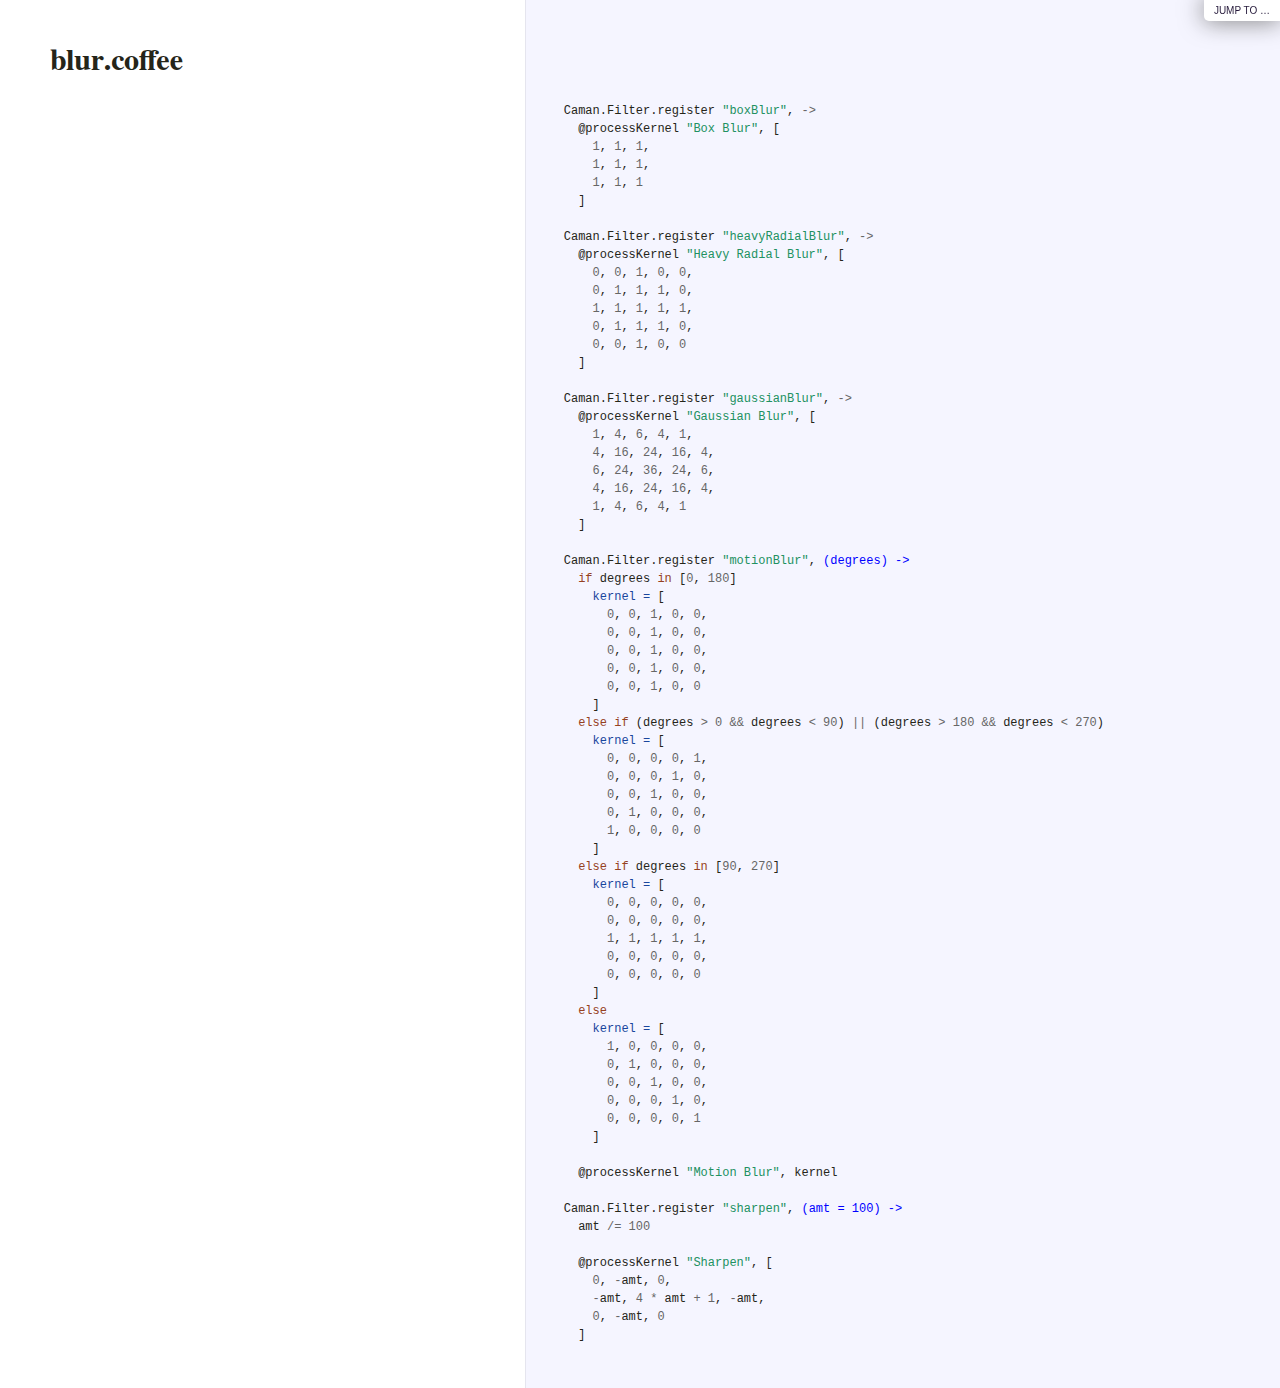
<file: libraries/CamanJS-4.1.1/docs/blur.html>
<!DOCTYPE html>

<html>
<head>
  <title>blur.coffee</title>
  <meta http-equiv="content-type" content="text/html; charset=UTF-8">
  <meta name="viewport" content="width=device-width, target-densitydpi=160dpi, initial-scale=1.0; maximum-scale=1.0; user-scalable=0;">
  <link rel="stylesheet" media="all" href="docco.css" />
</head>
<body>
  <div id="container">
    <div id="background"></div>
    
      <ul id="jump_to">
        <li>
          <a class="large" href="javascript:void(0);">Jump To &hellip;</a>
          <a class="small" href="javascript:void(0);">+</a>
          <div id="jump_wrapper">
          <div id="jump_page">
            
              
              <a class="source" href="analyze.html">
                analyze.coffee
              </a>
            
              
              <a class="source" href="autoload.html">
                autoload.coffee
              </a>
            
              
              <a class="source" href="blender.html">
                blender.coffee
              </a>
            
              
              <a class="source" href="calculate.html">
                calculate.coffee
              </a>
            
              
              <a class="source" href="caman.html">
                caman.coffee
              </a>
            
              
              <a class="source" href="convert.html">
                convert.coffee
              </a>
            
              
              <a class="source" href="event.html">
                event.coffee
              </a>
            
              
              <a class="source" href="filter.html">
                filter.coffee
              </a>
            
              
              <a class="source" href="io.html">
                io.coffee
              </a>
            
              
              <a class="source" href="layer.html">
                layer.coffee
              </a>
            
              
              <a class="source" href="logger.html">
                logger.coffee
              </a>
            
              
              <a class="source" href="pixelinfo.html">
                pixelinfo.coffee
              </a>
            
              
              <a class="source" href="plugin.html">
                plugin.coffee
              </a>
            
              
              <a class="source" href="renderer.html">
                renderer.coffee
              </a>
            
              
              <a class="source" href="store.html">
                store.coffee
              </a>
            
              
              <a class="source" href="util.html">
                util.coffee
              </a>
            
              
              <a class="source" href="blenders.html">
                blenders.coffee
              </a>
            
              
              <a class="source" href="filters.html">
                filters.coffee
              </a>
            
              
              <a class="source" href="size.html">
                size.coffee
              </a>
            
              
              <a class="source" href="blur.html">
                blur.coffee
              </a>
            
              
              <a class="source" href="camera.html">
                camera.coffee
              </a>
            
              
              <a class="source" href="compoundBlur.html">
                compoundBlur.coffee
              </a>
            
              
              <a class="source" href="edges.html">
                edges.coffee
              </a>
            
              
              <a class="source" href="posterize.html">
                posterize.coffee
              </a>
            
              
              <a class="source" href="presets.html">
                presets.coffee
              </a>
            
              
              <a class="source" href="stackBlur.html">
                stackBlur.coffee
              </a>
            
              
              <a class="source" href="threshold.html">
                threshold.coffee
              </a>
            
          </div>
        </li>
      </ul>
    
    <ul class="sections">
        
          <li id="title">
              <div class="annotation">
                  <h1>blur.coffee</h1>
              </div>
          </li>
        
        
        
        <li id="section-1">
            <div class="annotation">
              
              <div class="pilwrap ">
                <a class="pilcrow" href="#section-1">&#182;</a>
              </div>
              
            </div>
            
            <div class="content"><div class="highlight"><pre><span class="nx">Caman</span><span class="p">.</span><span class="nx">Filter</span><span class="p">.</span><span class="nx">register</span> <span class="s">&quot;boxBlur&quot;</span><span class="p">,</span> <span class="o">-&gt;</span>
  <span class="nx">@processKernel</span> <span class="s">&quot;Box Blur&quot;</span><span class="p">,</span> <span class="p">[</span>
    <span class="mi">1</span><span class="p">,</span> <span class="mi">1</span><span class="p">,</span> <span class="mi">1</span><span class="p">,</span>
    <span class="mi">1</span><span class="p">,</span> <span class="mi">1</span><span class="p">,</span> <span class="mi">1</span><span class="p">,</span>
    <span class="mi">1</span><span class="p">,</span> <span class="mi">1</span><span class="p">,</span> <span class="mi">1</span>
  <span class="p">]</span>

<span class="nx">Caman</span><span class="p">.</span><span class="nx">Filter</span><span class="p">.</span><span class="nx">register</span> <span class="s">&quot;heavyRadialBlur&quot;</span><span class="p">,</span> <span class="o">-&gt;</span>
  <span class="nx">@processKernel</span> <span class="s">&quot;Heavy Radial Blur&quot;</span><span class="p">,</span> <span class="p">[</span>
    <span class="mi">0</span><span class="p">,</span> <span class="mi">0</span><span class="p">,</span> <span class="mi">1</span><span class="p">,</span> <span class="mi">0</span><span class="p">,</span> <span class="mi">0</span><span class="p">,</span>
    <span class="mi">0</span><span class="p">,</span> <span class="mi">1</span><span class="p">,</span> <span class="mi">1</span><span class="p">,</span> <span class="mi">1</span><span class="p">,</span> <span class="mi">0</span><span class="p">,</span>
    <span class="mi">1</span><span class="p">,</span> <span class="mi">1</span><span class="p">,</span> <span class="mi">1</span><span class="p">,</span> <span class="mi">1</span><span class="p">,</span> <span class="mi">1</span><span class="p">,</span>
    <span class="mi">0</span><span class="p">,</span> <span class="mi">1</span><span class="p">,</span> <span class="mi">1</span><span class="p">,</span> <span class="mi">1</span><span class="p">,</span> <span class="mi">0</span><span class="p">,</span>
    <span class="mi">0</span><span class="p">,</span> <span class="mi">0</span><span class="p">,</span> <span class="mi">1</span><span class="p">,</span> <span class="mi">0</span><span class="p">,</span> <span class="mi">0</span>
  <span class="p">]</span>

<span class="nx">Caman</span><span class="p">.</span><span class="nx">Filter</span><span class="p">.</span><span class="nx">register</span> <span class="s">&quot;gaussianBlur&quot;</span><span class="p">,</span> <span class="o">-&gt;</span>
  <span class="nx">@processKernel</span> <span class="s">&quot;Gaussian Blur&quot;</span><span class="p">,</span> <span class="p">[</span>
    <span class="mi">1</span><span class="p">,</span> <span class="mi">4</span><span class="p">,</span> <span class="mi">6</span><span class="p">,</span> <span class="mi">4</span><span class="p">,</span> <span class="mi">1</span><span class="p">,</span>
    <span class="mi">4</span><span class="p">,</span> <span class="mi">16</span><span class="p">,</span> <span class="mi">24</span><span class="p">,</span> <span class="mi">16</span><span class="p">,</span> <span class="mi">4</span><span class="p">,</span>
    <span class="mi">6</span><span class="p">,</span> <span class="mi">24</span><span class="p">,</span> <span class="mi">36</span><span class="p">,</span> <span class="mi">24</span><span class="p">,</span> <span class="mi">6</span><span class="p">,</span>
    <span class="mi">4</span><span class="p">,</span> <span class="mi">16</span><span class="p">,</span> <span class="mi">24</span><span class="p">,</span> <span class="mi">16</span><span class="p">,</span> <span class="mi">4</span><span class="p">,</span>
    <span class="mi">1</span><span class="p">,</span> <span class="mi">4</span><span class="p">,</span> <span class="mi">6</span><span class="p">,</span> <span class="mi">4</span><span class="p">,</span> <span class="mi">1</span>
  <span class="p">]</span>

<span class="nx">Caman</span><span class="p">.</span><span class="nx">Filter</span><span class="p">.</span><span class="nx">register</span> <span class="s">&quot;motionBlur&quot;</span><span class="p">,</span> <span class="nf">(degrees) -&gt;</span>
  <span class="k">if</span> <span class="nx">degrees</span> <span class="k">in</span> <span class="p">[</span><span class="mi">0</span><span class="p">,</span> <span class="mi">180</span><span class="p">]</span>
    <span class="nv">kernel = </span><span class="p">[</span>
      <span class="mi">0</span><span class="p">,</span> <span class="mi">0</span><span class="p">,</span> <span class="mi">1</span><span class="p">,</span> <span class="mi">0</span><span class="p">,</span> <span class="mi">0</span><span class="p">,</span>
      <span class="mi">0</span><span class="p">,</span> <span class="mi">0</span><span class="p">,</span> <span class="mi">1</span><span class="p">,</span> <span class="mi">0</span><span class="p">,</span> <span class="mi">0</span><span class="p">,</span>
      <span class="mi">0</span><span class="p">,</span> <span class="mi">0</span><span class="p">,</span> <span class="mi">1</span><span class="p">,</span> <span class="mi">0</span><span class="p">,</span> <span class="mi">0</span><span class="p">,</span>
      <span class="mi">0</span><span class="p">,</span> <span class="mi">0</span><span class="p">,</span> <span class="mi">1</span><span class="p">,</span> <span class="mi">0</span><span class="p">,</span> <span class="mi">0</span><span class="p">,</span>
      <span class="mi">0</span><span class="p">,</span> <span class="mi">0</span><span class="p">,</span> <span class="mi">1</span><span class="p">,</span> <span class="mi">0</span><span class="p">,</span> <span class="mi">0</span>
    <span class="p">]</span>
  <span class="k">else</span> <span class="k">if</span> <span class="p">(</span><span class="nx">degrees</span> <span class="o">&gt;</span> <span class="mi">0</span> <span class="o">&amp;&amp;</span> <span class="nx">degrees</span> <span class="o">&lt;</span> <span class="mi">90</span><span class="p">)</span> <span class="o">||</span> <span class="p">(</span><span class="nx">degrees</span> <span class="o">&gt;</span> <span class="mi">180</span> <span class="o">&amp;&amp;</span> <span class="nx">degrees</span> <span class="o">&lt;</span> <span class="mi">270</span><span class="p">)</span>
    <span class="nv">kernel = </span><span class="p">[</span>
      <span class="mi">0</span><span class="p">,</span> <span class="mi">0</span><span class="p">,</span> <span class="mi">0</span><span class="p">,</span> <span class="mi">0</span><span class="p">,</span> <span class="mi">1</span><span class="p">,</span>
      <span class="mi">0</span><span class="p">,</span> <span class="mi">0</span><span class="p">,</span> <span class="mi">0</span><span class="p">,</span> <span class="mi">1</span><span class="p">,</span> <span class="mi">0</span><span class="p">,</span>
      <span class="mi">0</span><span class="p">,</span> <span class="mi">0</span><span class="p">,</span> <span class="mi">1</span><span class="p">,</span> <span class="mi">0</span><span class="p">,</span> <span class="mi">0</span><span class="p">,</span>
      <span class="mi">0</span><span class="p">,</span> <span class="mi">1</span><span class="p">,</span> <span class="mi">0</span><span class="p">,</span> <span class="mi">0</span><span class="p">,</span> <span class="mi">0</span><span class="p">,</span>
      <span class="mi">1</span><span class="p">,</span> <span class="mi">0</span><span class="p">,</span> <span class="mi">0</span><span class="p">,</span> <span class="mi">0</span><span class="p">,</span> <span class="mi">0</span>
    <span class="p">]</span>
  <span class="k">else</span> <span class="k">if</span> <span class="nx">degrees</span> <span class="k">in</span> <span class="p">[</span><span class="mi">90</span><span class="p">,</span> <span class="mi">270</span><span class="p">]</span>
    <span class="nv">kernel = </span><span class="p">[</span>
      <span class="mi">0</span><span class="p">,</span> <span class="mi">0</span><span class="p">,</span> <span class="mi">0</span><span class="p">,</span> <span class="mi">0</span><span class="p">,</span> <span class="mi">0</span><span class="p">,</span>
      <span class="mi">0</span><span class="p">,</span> <span class="mi">0</span><span class="p">,</span> <span class="mi">0</span><span class="p">,</span> <span class="mi">0</span><span class="p">,</span> <span class="mi">0</span><span class="p">,</span>
      <span class="mi">1</span><span class="p">,</span> <span class="mi">1</span><span class="p">,</span> <span class="mi">1</span><span class="p">,</span> <span class="mi">1</span><span class="p">,</span> <span class="mi">1</span><span class="p">,</span>
      <span class="mi">0</span><span class="p">,</span> <span class="mi">0</span><span class="p">,</span> <span class="mi">0</span><span class="p">,</span> <span class="mi">0</span><span class="p">,</span> <span class="mi">0</span><span class="p">,</span>
      <span class="mi">0</span><span class="p">,</span> <span class="mi">0</span><span class="p">,</span> <span class="mi">0</span><span class="p">,</span> <span class="mi">0</span><span class="p">,</span> <span class="mi">0</span>
    <span class="p">]</span>
  <span class="k">else</span>
    <span class="nv">kernel = </span><span class="p">[</span>
      <span class="mi">1</span><span class="p">,</span> <span class="mi">0</span><span class="p">,</span> <span class="mi">0</span><span class="p">,</span> <span class="mi">0</span><span class="p">,</span> <span class="mi">0</span><span class="p">,</span>
      <span class="mi">0</span><span class="p">,</span> <span class="mi">1</span><span class="p">,</span> <span class="mi">0</span><span class="p">,</span> <span class="mi">0</span><span class="p">,</span> <span class="mi">0</span><span class="p">,</span>
      <span class="mi">0</span><span class="p">,</span> <span class="mi">0</span><span class="p">,</span> <span class="mi">1</span><span class="p">,</span> <span class="mi">0</span><span class="p">,</span> <span class="mi">0</span><span class="p">,</span>
      <span class="mi">0</span><span class="p">,</span> <span class="mi">0</span><span class="p">,</span> <span class="mi">0</span><span class="p">,</span> <span class="mi">1</span><span class="p">,</span> <span class="mi">0</span><span class="p">,</span>
      <span class="mi">0</span><span class="p">,</span> <span class="mi">0</span><span class="p">,</span> <span class="mi">0</span><span class="p">,</span> <span class="mi">0</span><span class="p">,</span> <span class="mi">1</span>
    <span class="p">]</span>

  <span class="nx">@processKernel</span> <span class="s">&quot;Motion Blur&quot;</span><span class="p">,</span> <span class="nx">kernel</span>

<span class="nx">Caman</span><span class="p">.</span><span class="nx">Filter</span><span class="p">.</span><span class="nx">register</span> <span class="s">&quot;sharpen&quot;</span><span class="p">,</span> <span class="nf">(amt = 100) -&gt;</span>
  <span class="nx">amt</span> <span class="o">/=</span> <span class="mi">100</span>

  <span class="nx">@processKernel</span> <span class="s">&quot;Sharpen&quot;</span><span class="p">,</span> <span class="p">[</span>
    <span class="mi">0</span><span class="p">,</span> <span class="o">-</span><span class="nx">amt</span><span class="p">,</span> <span class="mi">0</span><span class="p">,</span>
    <span class="o">-</span><span class="nx">amt</span><span class="p">,</span> <span class="mi">4</span> <span class="o">*</span> <span class="nx">amt</span> <span class="o">+</span> <span class="mi">1</span><span class="p">,</span> <span class="o">-</span><span class="nx">amt</span><span class="p">,</span>
    <span class="mi">0</span><span class="p">,</span> <span class="o">-</span><span class="nx">amt</span><span class="p">,</span> <span class="mi">0</span>
  <span class="p">]</span>

</pre></div></div>
            
        </li>
        
    </ul>
  </div>
</body>
</html>
</file>
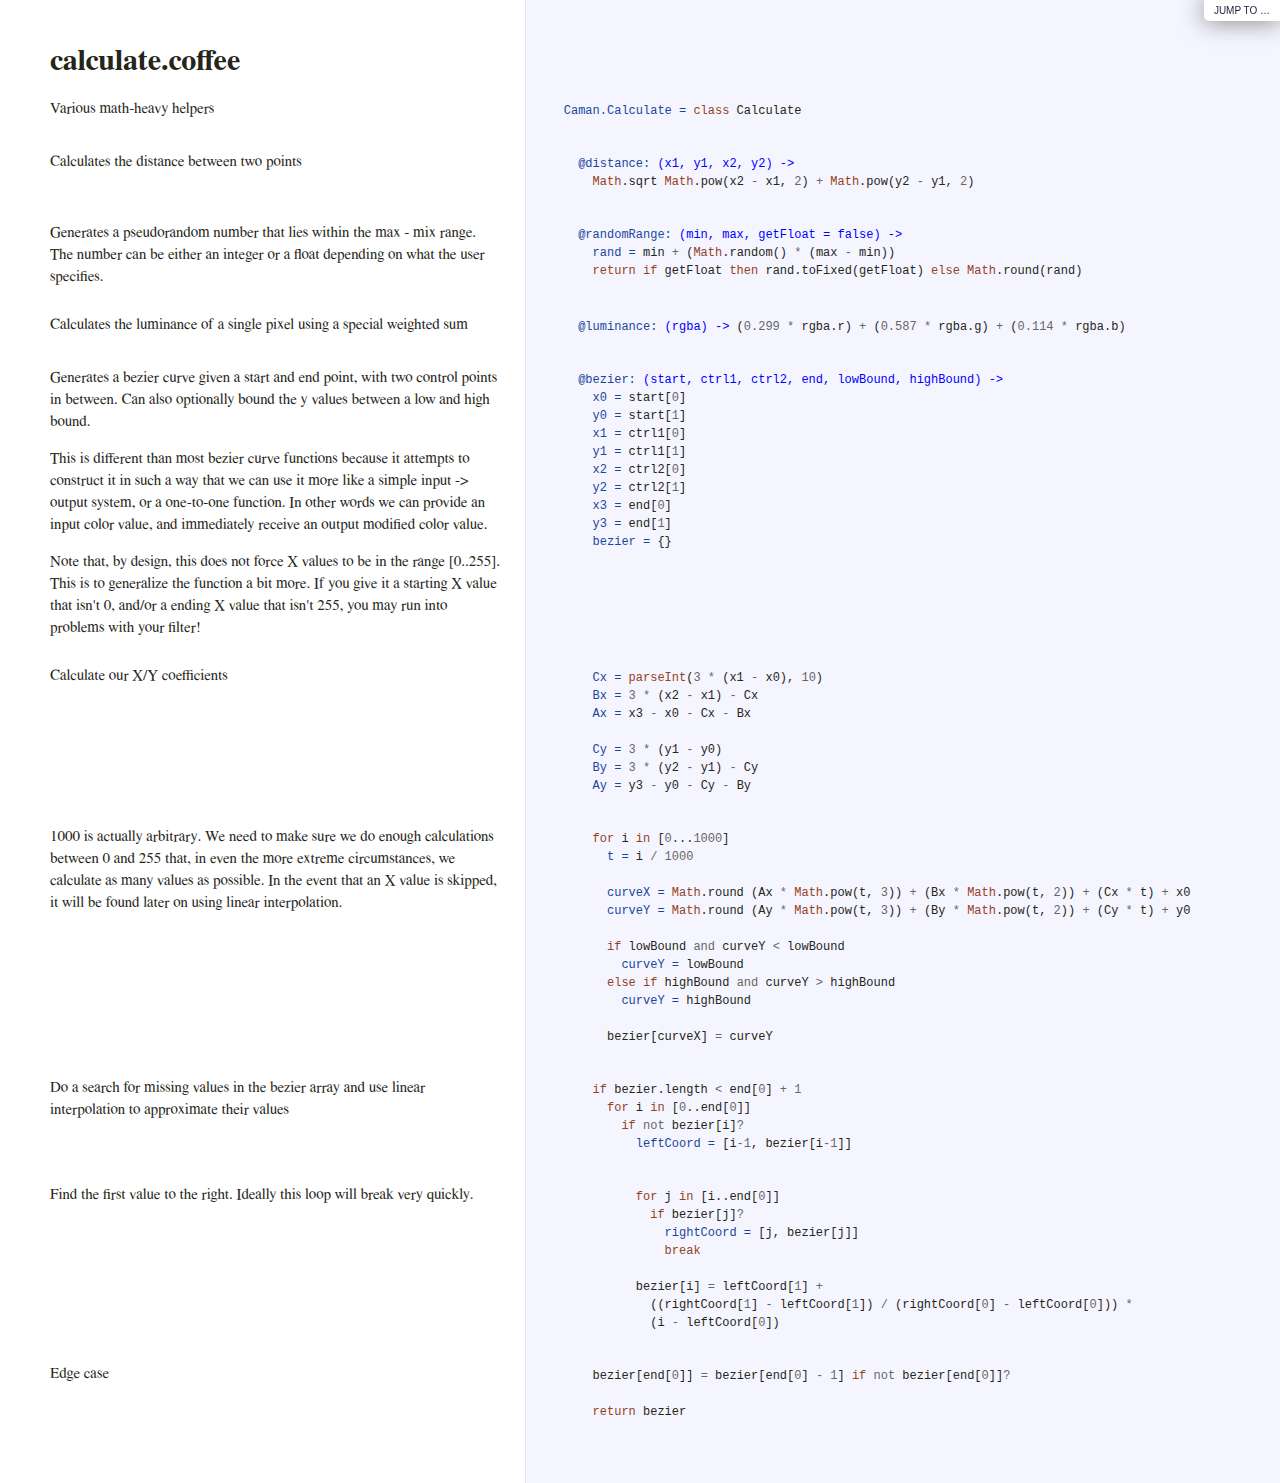
<file: libraries/CamanJS-4.1.1/docs/calculate.html>
<!DOCTYPE html>

<html>
<head>
  <title>calculate.coffee</title>
  <meta http-equiv="content-type" content="text/html; charset=UTF-8">
  <meta name="viewport" content="width=device-width, target-densitydpi=160dpi, initial-scale=1.0; maximum-scale=1.0; user-scalable=0;">
  <link rel="stylesheet" media="all" href="docco.css" />
</head>
<body>
  <div id="container">
    <div id="background"></div>
    
      <ul id="jump_to">
        <li>
          <a class="large" href="javascript:void(0);">Jump To &hellip;</a>
          <a class="small" href="javascript:void(0);">+</a>
          <div id="jump_wrapper">
          <div id="jump_page">
            
              
              <a class="source" href="analyze.html">
                analyze.coffee
              </a>
            
              
              <a class="source" href="autoload.html">
                autoload.coffee
              </a>
            
              
              <a class="source" href="blender.html">
                blender.coffee
              </a>
            
              
              <a class="source" href="calculate.html">
                calculate.coffee
              </a>
            
              
              <a class="source" href="caman.html">
                caman.coffee
              </a>
            
              
              <a class="source" href="convert.html">
                convert.coffee
              </a>
            
              
              <a class="source" href="event.html">
                event.coffee
              </a>
            
              
              <a class="source" href="filter.html">
                filter.coffee
              </a>
            
              
              <a class="source" href="io.html">
                io.coffee
              </a>
            
              
              <a class="source" href="layer.html">
                layer.coffee
              </a>
            
              
              <a class="source" href="logger.html">
                logger.coffee
              </a>
            
              
              <a class="source" href="pixelinfo.html">
                pixelinfo.coffee
              </a>
            
              
              <a class="source" href="plugin.html">
                plugin.coffee
              </a>
            
              
              <a class="source" href="renderer.html">
                renderer.coffee
              </a>
            
              
              <a class="source" href="store.html">
                store.coffee
              </a>
            
              
              <a class="source" href="util.html">
                util.coffee
              </a>
            
              
              <a class="source" href="blenders.html">
                blenders.coffee
              </a>
            
              
              <a class="source" href="filters.html">
                filters.coffee
              </a>
            
              
              <a class="source" href="size.html">
                size.coffee
              </a>
            
              
              <a class="source" href="blur.html">
                blur.coffee
              </a>
            
              
              <a class="source" href="camera.html">
                camera.coffee
              </a>
            
              
              <a class="source" href="compoundBlur.html">
                compoundBlur.coffee
              </a>
            
              
              <a class="source" href="edges.html">
                edges.coffee
              </a>
            
              
              <a class="source" href="posterize.html">
                posterize.coffee
              </a>
            
              
              <a class="source" href="presets.html">
                presets.coffee
              </a>
            
              
              <a class="source" href="stackBlur.html">
                stackBlur.coffee
              </a>
            
              
              <a class="source" href="threshold.html">
                threshold.coffee
              </a>
            
          </div>
        </li>
      </ul>
    
    <ul class="sections">
        
          <li id="title">
              <div class="annotation">
                  <h1>calculate.coffee</h1>
              </div>
          </li>
        
        
        
        <li id="section-1">
            <div class="annotation">
              
              <div class="pilwrap ">
                <a class="pilcrow" href="#section-1">&#182;</a>
              </div>
              <p>Various math-heavy helpers</p>

            </div>
            
            <div class="content"><div class="highlight"><pre><span class="nv">Caman.Calculate = </span><span class="k">class</span> <span class="nx">Calculate</span></pre></div></div>
            
        </li>
        
        
        <li id="section-2">
            <div class="annotation">
              
              <div class="pilwrap ">
                <a class="pilcrow" href="#section-2">&#182;</a>
              </div>
              
<p>Calculates the distance between two points</p>

            </div>
            
            <div class="content"><div class="highlight"><pre>  <span class="vi">@distance: </span><span class="nf">(x1, y1, x2, y2) -&gt;</span>
    <span class="nb">Math</span><span class="p">.</span><span class="nx">sqrt</span> <span class="nb">Math</span><span class="p">.</span><span class="nx">pow</span><span class="p">(</span><span class="nx">x2</span> <span class="o">-</span> <span class="nx">x1</span><span class="p">,</span> <span class="mi">2</span><span class="p">)</span> <span class="o">+</span> <span class="nb">Math</span><span class="p">.</span><span class="nx">pow</span><span class="p">(</span><span class="nx">y2</span> <span class="o">-</span> <span class="nx">y1</span><span class="p">,</span> <span class="mi">2</span><span class="p">)</span></pre></div></div>
            
        </li>
        
        
        <li id="section-3">
            <div class="annotation">
              
              <div class="pilwrap ">
                <a class="pilcrow" href="#section-3">&#182;</a>
              </div>
              
<p>Generates a pseudorandom number that lies within the max - mix range. The number can be either 
an integer or a float depending on what the user specifies.</p>

            </div>
            
            <div class="content"><div class="highlight"><pre>  <span class="vi">@randomRange: </span><span class="nf">(min, max, getFloat = false) -&gt;</span>
    <span class="nv">rand = </span><span class="nx">min</span> <span class="o">+</span> <span class="p">(</span><span class="nb">Math</span><span class="p">.</span><span class="nx">random</span><span class="p">()</span> <span class="o">*</span> <span class="p">(</span><span class="nx">max</span> <span class="o">-</span> <span class="nx">min</span><span class="p">))</span>
    <span class="k">return</span> <span class="k">if</span> <span class="nx">getFloat</span> <span class="k">then</span> <span class="nx">rand</span><span class="p">.</span><span class="nx">toFixed</span><span class="p">(</span><span class="nx">getFloat</span><span class="p">)</span> <span class="k">else</span> <span class="nb">Math</span><span class="p">.</span><span class="nx">round</span><span class="p">(</span><span class="nx">rand</span><span class="p">)</span></pre></div></div>
            
        </li>
        
        
        <li id="section-4">
            <div class="annotation">
              
              <div class="pilwrap ">
                <a class="pilcrow" href="#section-4">&#182;</a>
              </div>
              
<p>Calculates the luminance of a single pixel using a special weighted sum</p>

            </div>
            
            <div class="content"><div class="highlight"><pre>  <span class="vi">@luminance: </span><span class="nf">(rgba) -&gt;</span> <span class="p">(</span><span class="mf">0.299</span> <span class="o">*</span> <span class="nx">rgba</span><span class="p">.</span><span class="nx">r</span><span class="p">)</span> <span class="o">+</span> <span class="p">(</span><span class="mf">0.587</span> <span class="o">*</span> <span class="nx">rgba</span><span class="p">.</span><span class="nx">g</span><span class="p">)</span> <span class="o">+</span> <span class="p">(</span><span class="mf">0.114</span> <span class="o">*</span> <span class="nx">rgba</span><span class="p">.</span><span class="nx">b</span><span class="p">)</span></pre></div></div>
            
        </li>
        
        
        <li id="section-5">
            <div class="annotation">
              
              <div class="pilwrap ">
                <a class="pilcrow" href="#section-5">&#182;</a>
              </div>
              
<p>Generates a bezier curve given a start and end point, with two control points in between.
Can also optionally bound the y values between a low and high bound.</p>
<p>This is different than most bezier curve functions because it attempts to construct it in such 
a way that we can use it more like a simple input -&gt; output system, or a one-to-one function. 
In other words we can provide an input color value, and immediately receive an output modified 
color value.</p>
<p>Note that, by design, this does not force X values to be in the range [0..255]. This is to
generalize the function a bit more. If you give it a starting X value that isn&#39;t 0, and/or a
ending X value that isn&#39;t 255, you may run into problems with your filter!</p>

            </div>
            
            <div class="content"><div class="highlight"><pre>  <span class="vi">@bezier: </span><span class="nf">(start, ctrl1, ctrl2, end, lowBound, highBound) -&gt;</span>
    <span class="nv">x0 = </span><span class="nx">start</span><span class="p">[</span><span class="mi">0</span><span class="p">]</span>
    <span class="nv">y0 = </span><span class="nx">start</span><span class="p">[</span><span class="mi">1</span><span class="p">]</span>
    <span class="nv">x1 = </span><span class="nx">ctrl1</span><span class="p">[</span><span class="mi">0</span><span class="p">]</span>
    <span class="nv">y1 = </span><span class="nx">ctrl1</span><span class="p">[</span><span class="mi">1</span><span class="p">]</span>
    <span class="nv">x2 = </span><span class="nx">ctrl2</span><span class="p">[</span><span class="mi">0</span><span class="p">]</span>
    <span class="nv">y2 = </span><span class="nx">ctrl2</span><span class="p">[</span><span class="mi">1</span><span class="p">]</span>
    <span class="nv">x3 = </span><span class="nx">end</span><span class="p">[</span><span class="mi">0</span><span class="p">]</span>
    <span class="nv">y3 = </span><span class="nx">end</span><span class="p">[</span><span class="mi">1</span><span class="p">]</span>
    <span class="nv">bezier = </span><span class="p">{}</span></pre></div></div>
            
        </li>
        
        
        <li id="section-6">
            <div class="annotation">
              
              <div class="pilwrap ">
                <a class="pilcrow" href="#section-6">&#182;</a>
              </div>
              
<p>Calculate our X/Y coefficients</p>

            </div>
            
            <div class="content"><div class="highlight"><pre>    <span class="nv">Cx = </span><span class="nb">parseInt</span><span class="p">(</span><span class="mi">3</span> <span class="o">*</span> <span class="p">(</span><span class="nx">x1</span> <span class="o">-</span> <span class="nx">x0</span><span class="p">),</span> <span class="mi">10</span><span class="p">)</span>
    <span class="nv">Bx = </span><span class="mi">3</span> <span class="o">*</span> <span class="p">(</span><span class="nx">x2</span> <span class="o">-</span> <span class="nx">x1</span><span class="p">)</span> <span class="o">-</span> <span class="nx">Cx</span>
    <span class="nv">Ax = </span><span class="nx">x3</span> <span class="o">-</span> <span class="nx">x0</span> <span class="o">-</span> <span class="nx">Cx</span> <span class="o">-</span> <span class="nx">Bx</span>

    <span class="nv">Cy = </span><span class="mi">3</span> <span class="o">*</span> <span class="p">(</span><span class="nx">y1</span> <span class="o">-</span> <span class="nx">y0</span><span class="p">)</span>
    <span class="nv">By = </span><span class="mi">3</span> <span class="o">*</span> <span class="p">(</span><span class="nx">y2</span> <span class="o">-</span> <span class="nx">y1</span><span class="p">)</span> <span class="o">-</span> <span class="nx">Cy</span>
    <span class="nv">Ay = </span><span class="nx">y3</span> <span class="o">-</span> <span class="nx">y0</span> <span class="o">-</span> <span class="nx">Cy</span> <span class="o">-</span> <span class="nx">By</span></pre></div></div>
            
        </li>
        
        
        <li id="section-7">
            <div class="annotation">
              
              <div class="pilwrap ">
                <a class="pilcrow" href="#section-7">&#182;</a>
              </div>
              
<p>1000 is actually arbitrary. We need to make sure we do enough
calculations between 0 and 255 that, in even the more extreme
circumstances, we calculate as many values as possible. In the event
that an X value is skipped, it will be found later on using linear
interpolation.</p>

            </div>
            
            <div class="content"><div class="highlight"><pre>    <span class="k">for</span> <span class="nx">i</span> <span class="k">in</span> <span class="p">[</span><span class="mi">0</span><span class="p">...</span><span class="mi">1000</span><span class="p">]</span>
      <span class="nv">t = </span><span class="nx">i</span> <span class="o">/</span> <span class="mi">1000</span>

      <span class="nv">curveX = </span><span class="nb">Math</span><span class="p">.</span><span class="nx">round</span> <span class="p">(</span><span class="nx">Ax</span> <span class="o">*</span> <span class="nb">Math</span><span class="p">.</span><span class="nx">pow</span><span class="p">(</span><span class="nx">t</span><span class="p">,</span> <span class="mi">3</span><span class="p">))</span> <span class="o">+</span> <span class="p">(</span><span class="nx">Bx</span> <span class="o">*</span> <span class="nb">Math</span><span class="p">.</span><span class="nx">pow</span><span class="p">(</span><span class="nx">t</span><span class="p">,</span> <span class="mi">2</span><span class="p">))</span> <span class="o">+</span> <span class="p">(</span><span class="nx">Cx</span> <span class="o">*</span> <span class="nx">t</span><span class="p">)</span> <span class="o">+</span> <span class="nx">x0</span>
      <span class="nv">curveY = </span><span class="nb">Math</span><span class="p">.</span><span class="nx">round</span> <span class="p">(</span><span class="nx">Ay</span> <span class="o">*</span> <span class="nb">Math</span><span class="p">.</span><span class="nx">pow</span><span class="p">(</span><span class="nx">t</span><span class="p">,</span> <span class="mi">3</span><span class="p">))</span> <span class="o">+</span> <span class="p">(</span><span class="nx">By</span> <span class="o">*</span> <span class="nb">Math</span><span class="p">.</span><span class="nx">pow</span><span class="p">(</span><span class="nx">t</span><span class="p">,</span> <span class="mi">2</span><span class="p">))</span> <span class="o">+</span> <span class="p">(</span><span class="nx">Cy</span> <span class="o">*</span> <span class="nx">t</span><span class="p">)</span> <span class="o">+</span> <span class="nx">y0</span>

      <span class="k">if</span> <span class="nx">lowBound</span> <span class="o">and</span> <span class="nx">curveY</span> <span class="o">&lt;</span> <span class="nx">lowBound</span>
        <span class="nv">curveY = </span><span class="nx">lowBound</span>
      <span class="k">else</span> <span class="k">if</span> <span class="nx">highBound</span> <span class="o">and</span> <span class="nx">curveY</span> <span class="o">&gt;</span> <span class="nx">highBound</span>
        <span class="nv">curveY = </span><span class="nx">highBound</span>

      <span class="nx">bezier</span><span class="p">[</span><span class="nx">curveX</span><span class="p">]</span> <span class="o">=</span> <span class="nx">curveY</span></pre></div></div>
            
        </li>
        
        
        <li id="section-8">
            <div class="annotation">
              
              <div class="pilwrap ">
                <a class="pilcrow" href="#section-8">&#182;</a>
              </div>
              
<p>Do a search for missing values in the bezier array and use linear
interpolation to approximate their values</p>

            </div>
            
            <div class="content"><div class="highlight"><pre>    <span class="k">if</span> <span class="nx">bezier</span><span class="p">.</span><span class="nx">length</span> <span class="o">&lt;</span> <span class="nx">end</span><span class="p">[</span><span class="mi">0</span><span class="p">]</span> <span class="o">+</span> <span class="mi">1</span>
      <span class="k">for</span> <span class="nx">i</span> <span class="k">in</span> <span class="p">[</span><span class="mi">0</span><span class="p">..</span><span class="nx">end</span><span class="p">[</span><span class="mi">0</span><span class="p">]]</span>
        <span class="k">if</span> <span class="o">not</span> <span class="nx">bezier</span><span class="p">[</span><span class="nx">i</span><span class="p">]</span><span class="o">?</span>
          <span class="nv">leftCoord = </span><span class="p">[</span><span class="nx">i</span><span class="o">-</span><span class="mi">1</span><span class="p">,</span> <span class="nx">bezier</span><span class="p">[</span><span class="nx">i</span><span class="o">-</span><span class="mi">1</span><span class="p">]]</span></pre></div></div>
            
        </li>
        
        
        <li id="section-9">
            <div class="annotation">
              
              <div class="pilwrap ">
                <a class="pilcrow" href="#section-9">&#182;</a>
              </div>
              
<p>Find the first value to the right. Ideally this loop will break
very quickly.</p>

            </div>
            
            <div class="content"><div class="highlight"><pre>          <span class="k">for</span> <span class="nx">j</span> <span class="k">in</span> <span class="p">[</span><span class="nx">i</span><span class="p">..</span><span class="nx">end</span><span class="p">[</span><span class="mi">0</span><span class="p">]]</span>
            <span class="k">if</span> <span class="nx">bezier</span><span class="p">[</span><span class="nx">j</span><span class="p">]</span><span class="o">?</span>
              <span class="nv">rightCoord = </span><span class="p">[</span><span class="nx">j</span><span class="p">,</span> <span class="nx">bezier</span><span class="p">[</span><span class="nx">j</span><span class="p">]]</span>
              <span class="k">break</span>

          <span class="nx">bezier</span><span class="p">[</span><span class="nx">i</span><span class="p">]</span> <span class="o">=</span> <span class="nx">leftCoord</span><span class="p">[</span><span class="mi">1</span><span class="p">]</span> <span class="o">+</span> 
            <span class="p">((</span><span class="nx">rightCoord</span><span class="p">[</span><span class="mi">1</span><span class="p">]</span> <span class="o">-</span> <span class="nx">leftCoord</span><span class="p">[</span><span class="mi">1</span><span class="p">])</span> <span class="o">/</span> <span class="p">(</span><span class="nx">rightCoord</span><span class="p">[</span><span class="mi">0</span><span class="p">]</span> <span class="o">-</span> <span class="nx">leftCoord</span><span class="p">[</span><span class="mi">0</span><span class="p">]))</span> <span class="o">*</span> 
            <span class="p">(</span><span class="nx">i</span> <span class="o">-</span> <span class="nx">leftCoord</span><span class="p">[</span><span class="mi">0</span><span class="p">])</span></pre></div></div>
            
        </li>
        
        
        <li id="section-10">
            <div class="annotation">
              
              <div class="pilwrap ">
                <a class="pilcrow" href="#section-10">&#182;</a>
              </div>
              
<p>Edge case</p>

            </div>
            
            <div class="content"><div class="highlight"><pre>    <span class="nx">bezier</span><span class="p">[</span><span class="nx">end</span><span class="p">[</span><span class="mi">0</span><span class="p">]]</span> <span class="o">=</span> <span class="nx">bezier</span><span class="p">[</span><span class="nx">end</span><span class="p">[</span><span class="mi">0</span><span class="p">]</span> <span class="o">-</span> <span class="mi">1</span><span class="p">]</span> <span class="k">if</span> <span class="o">not</span> <span class="nx">bezier</span><span class="p">[</span><span class="nx">end</span><span class="p">[</span><span class="mi">0</span><span class="p">]]</span><span class="o">?</span>
    
    <span class="k">return</span> <span class="nx">bezier</span>
      

</pre></div></div>
            
        </li>
        
    </ul>
  </div>
</body>
</html>
</file>
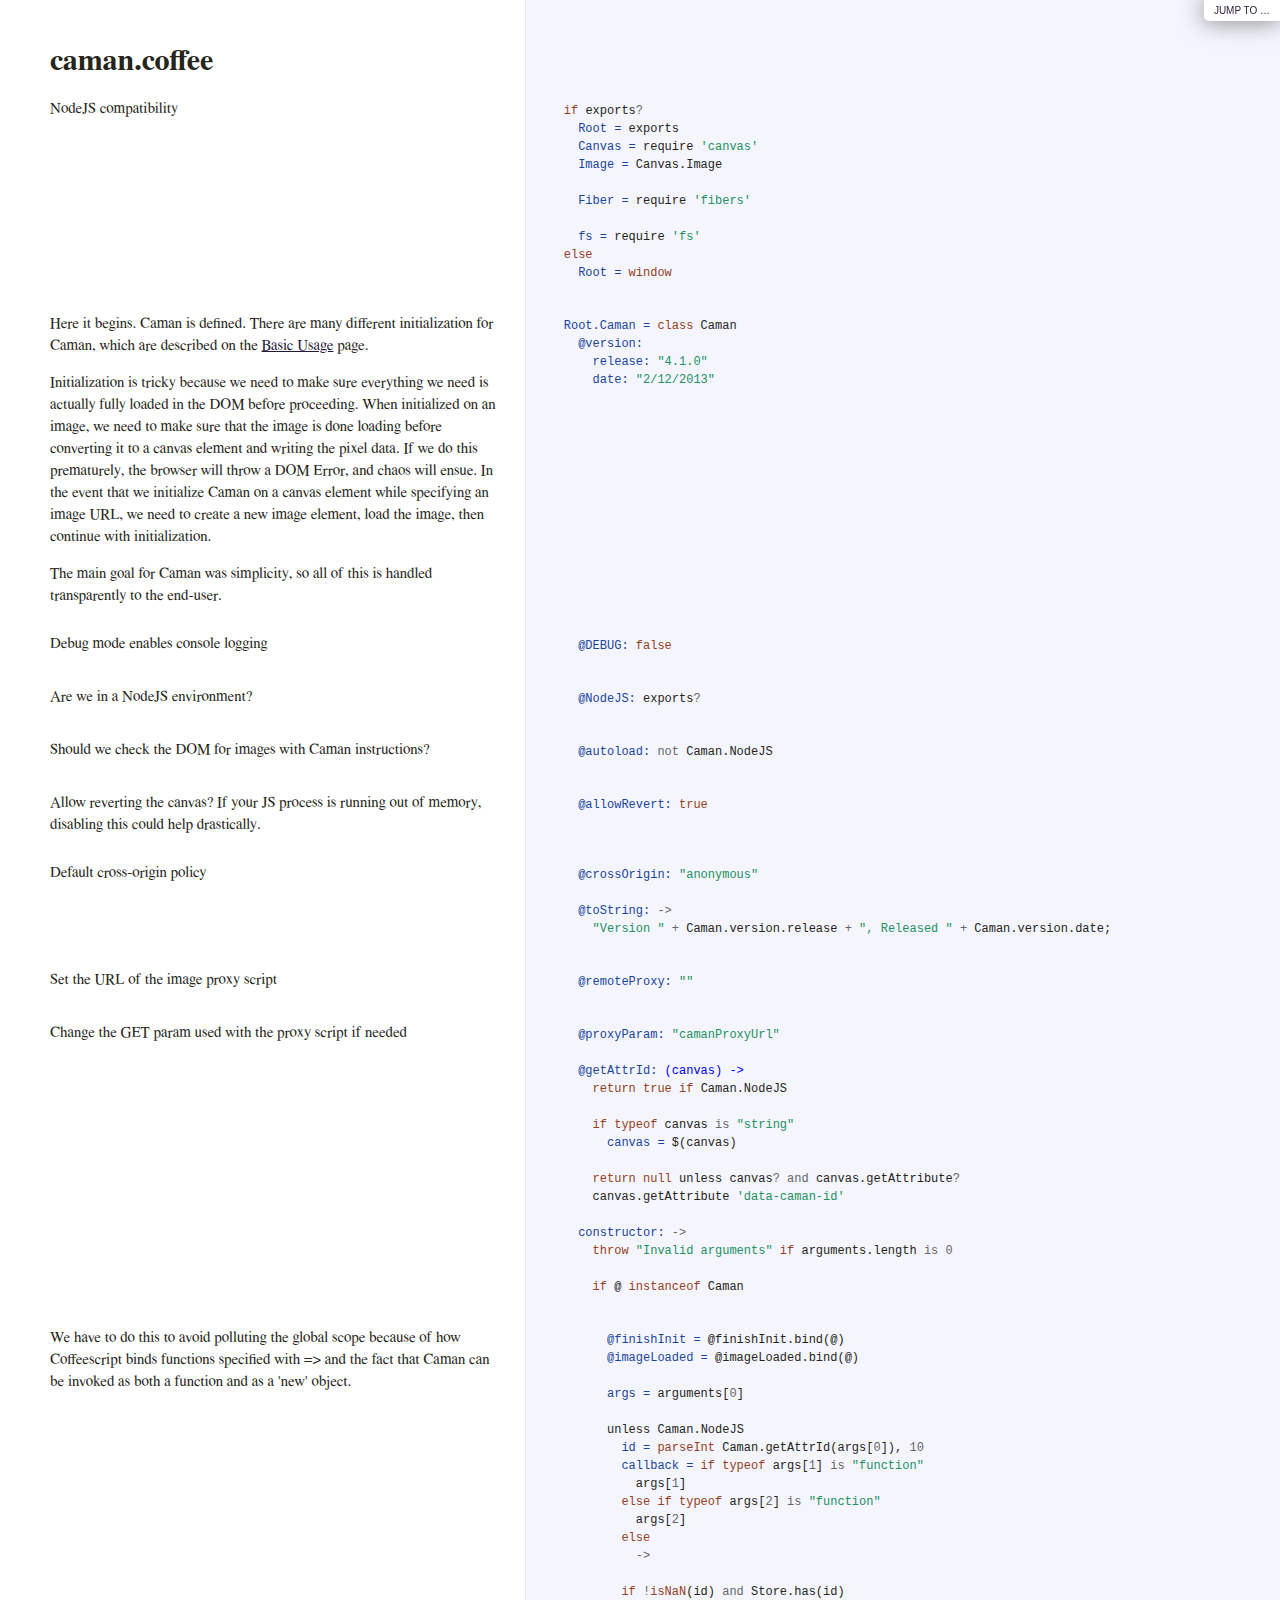
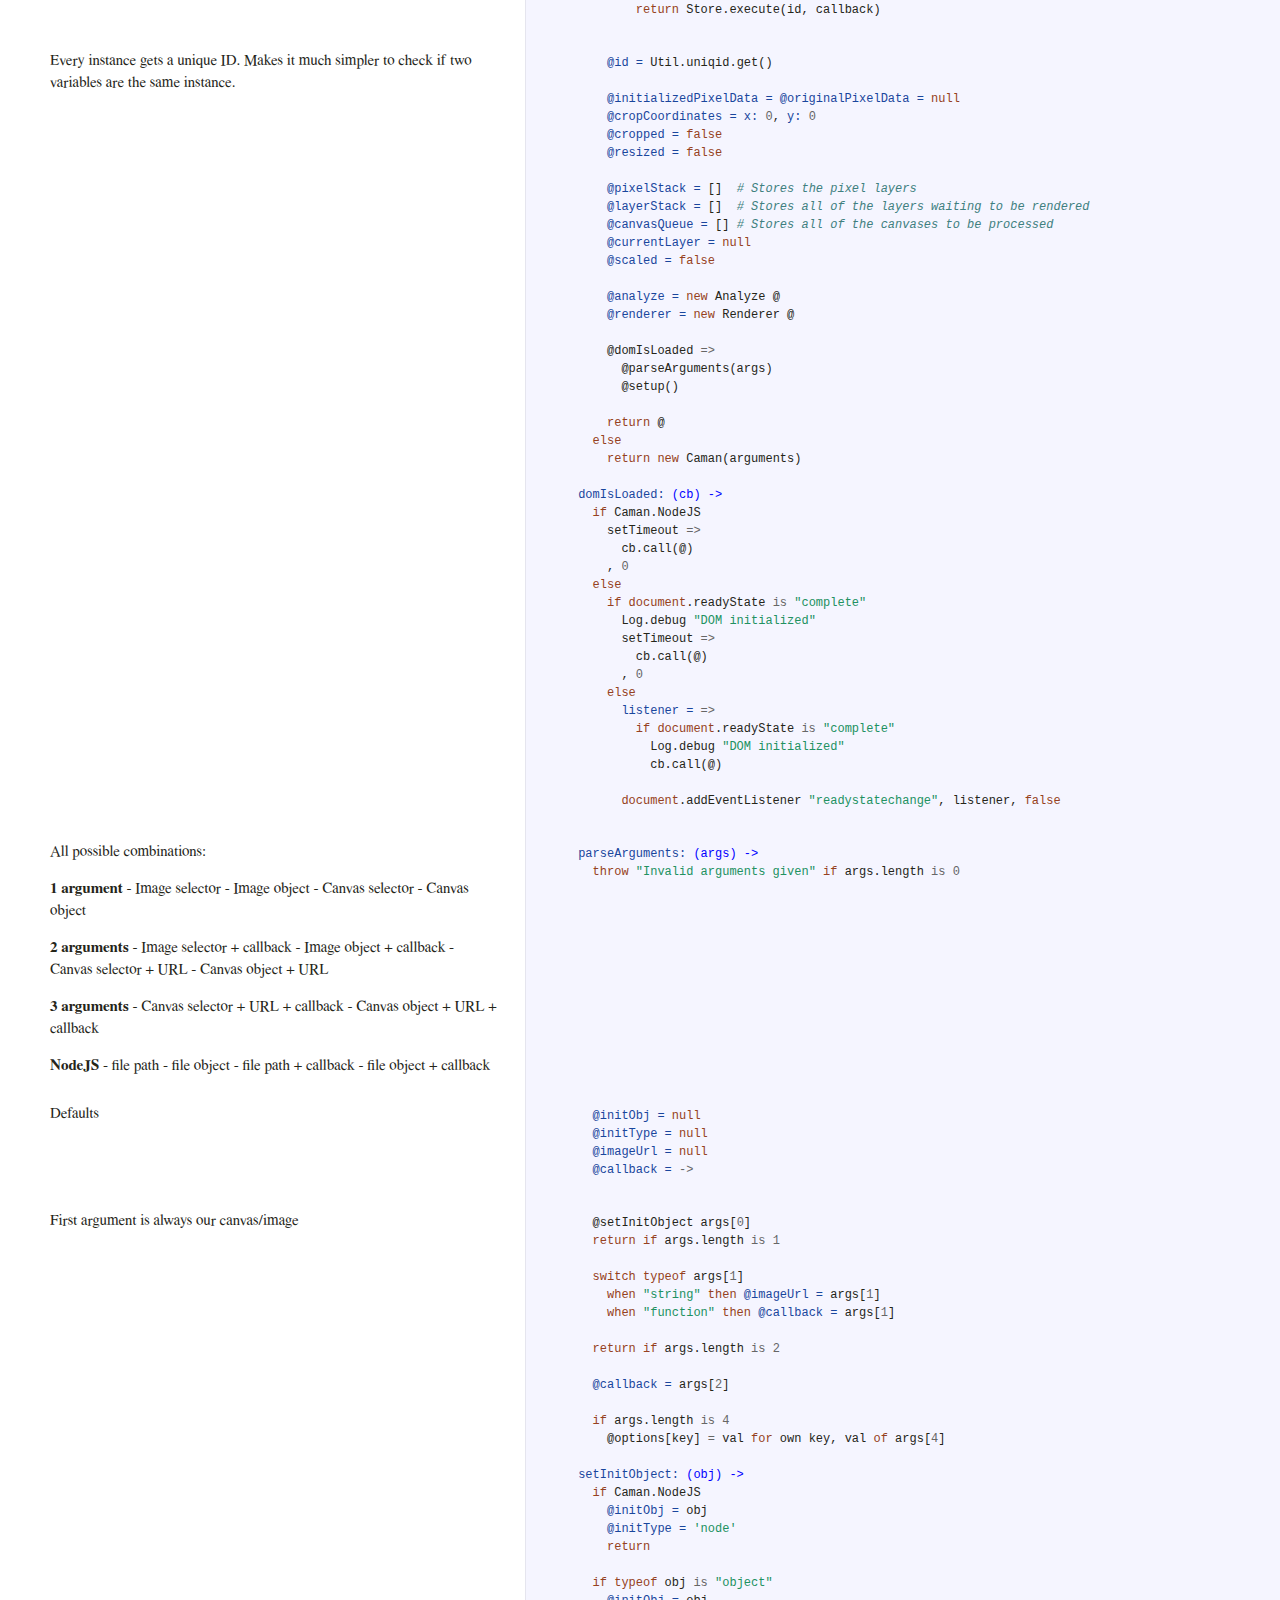
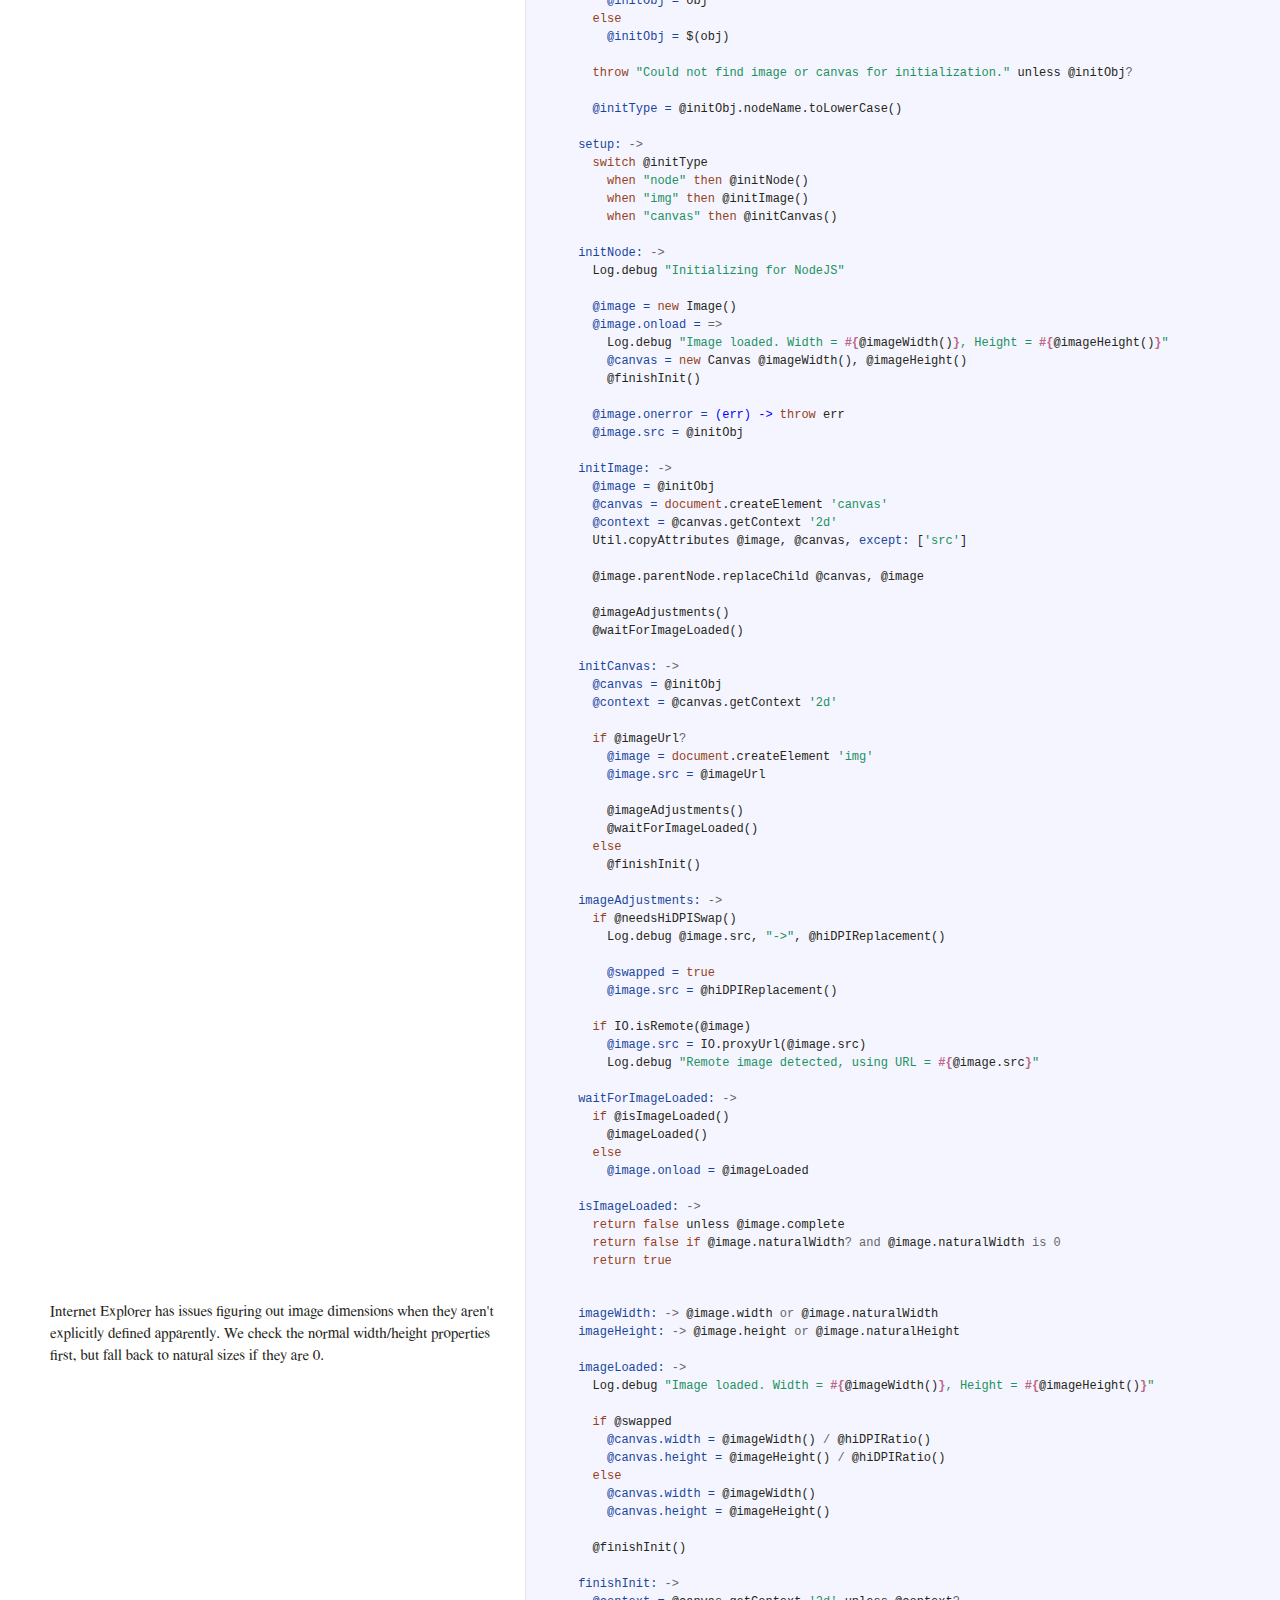
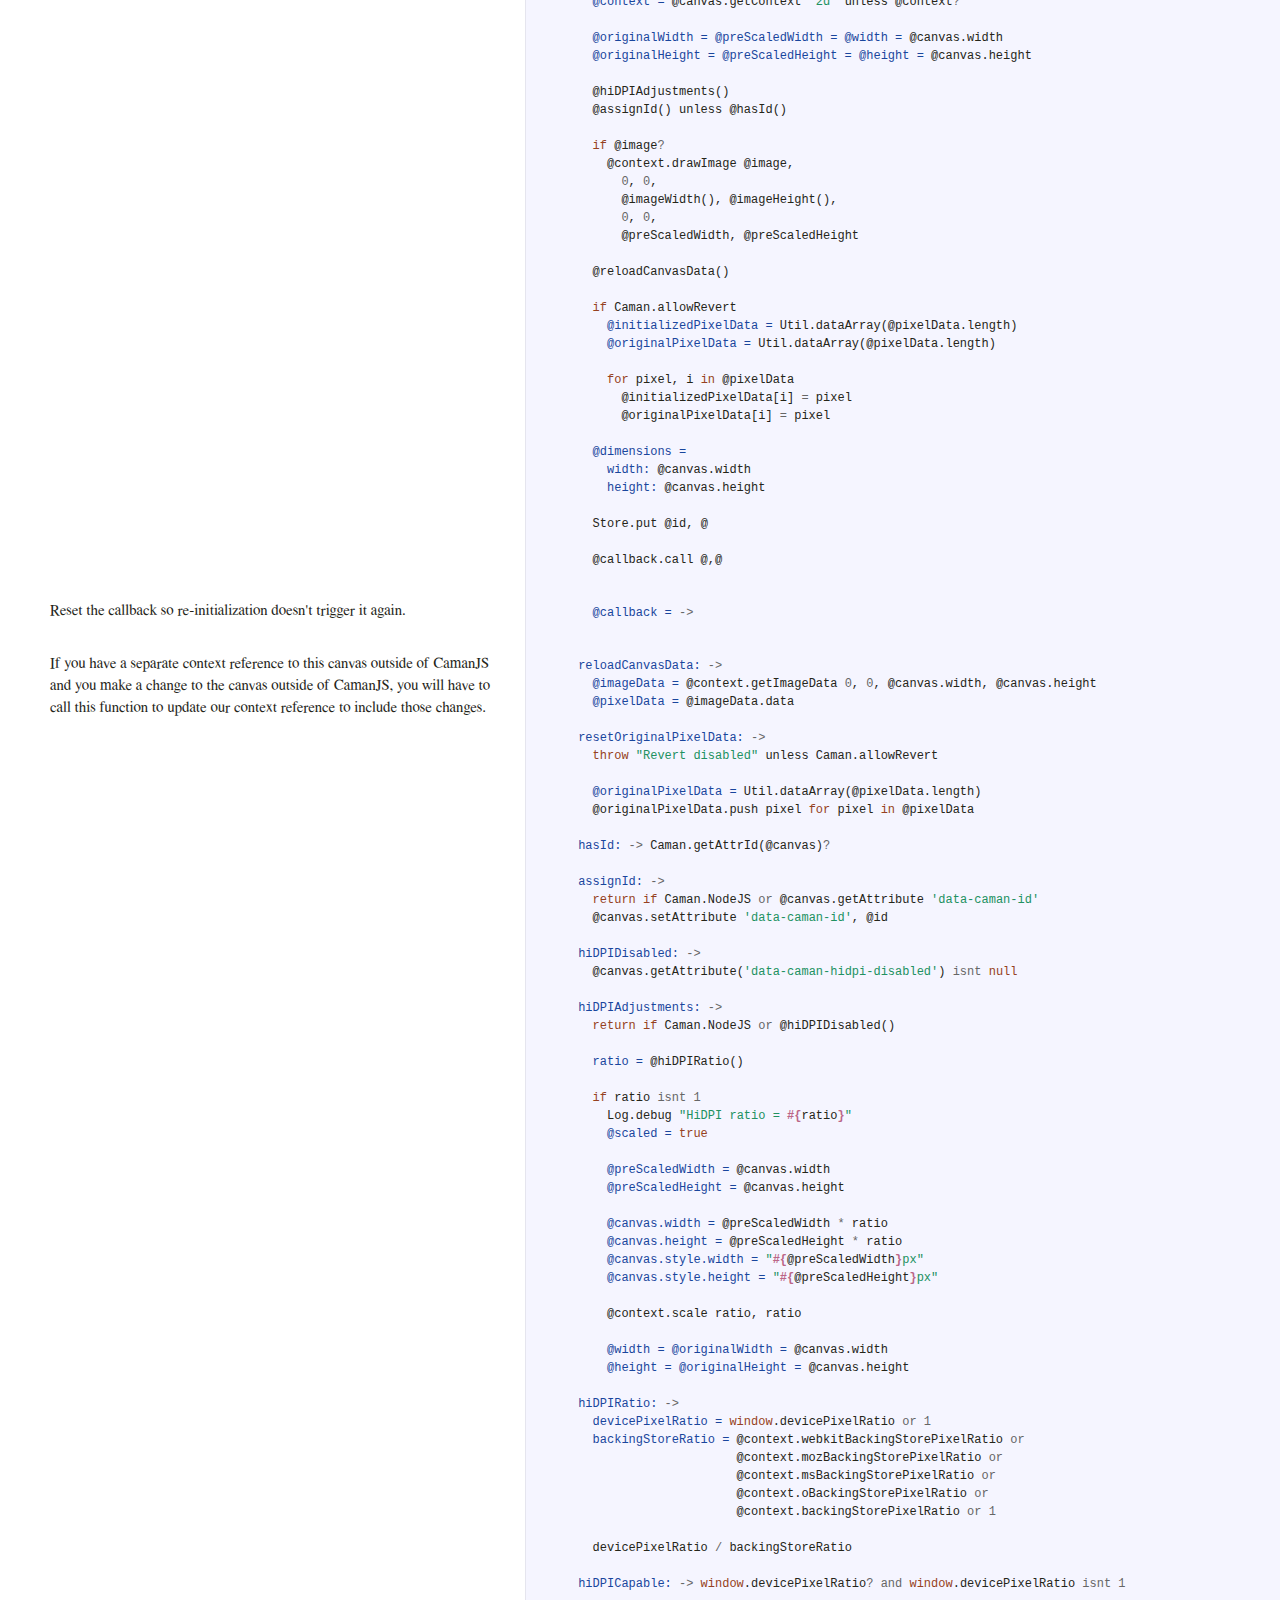
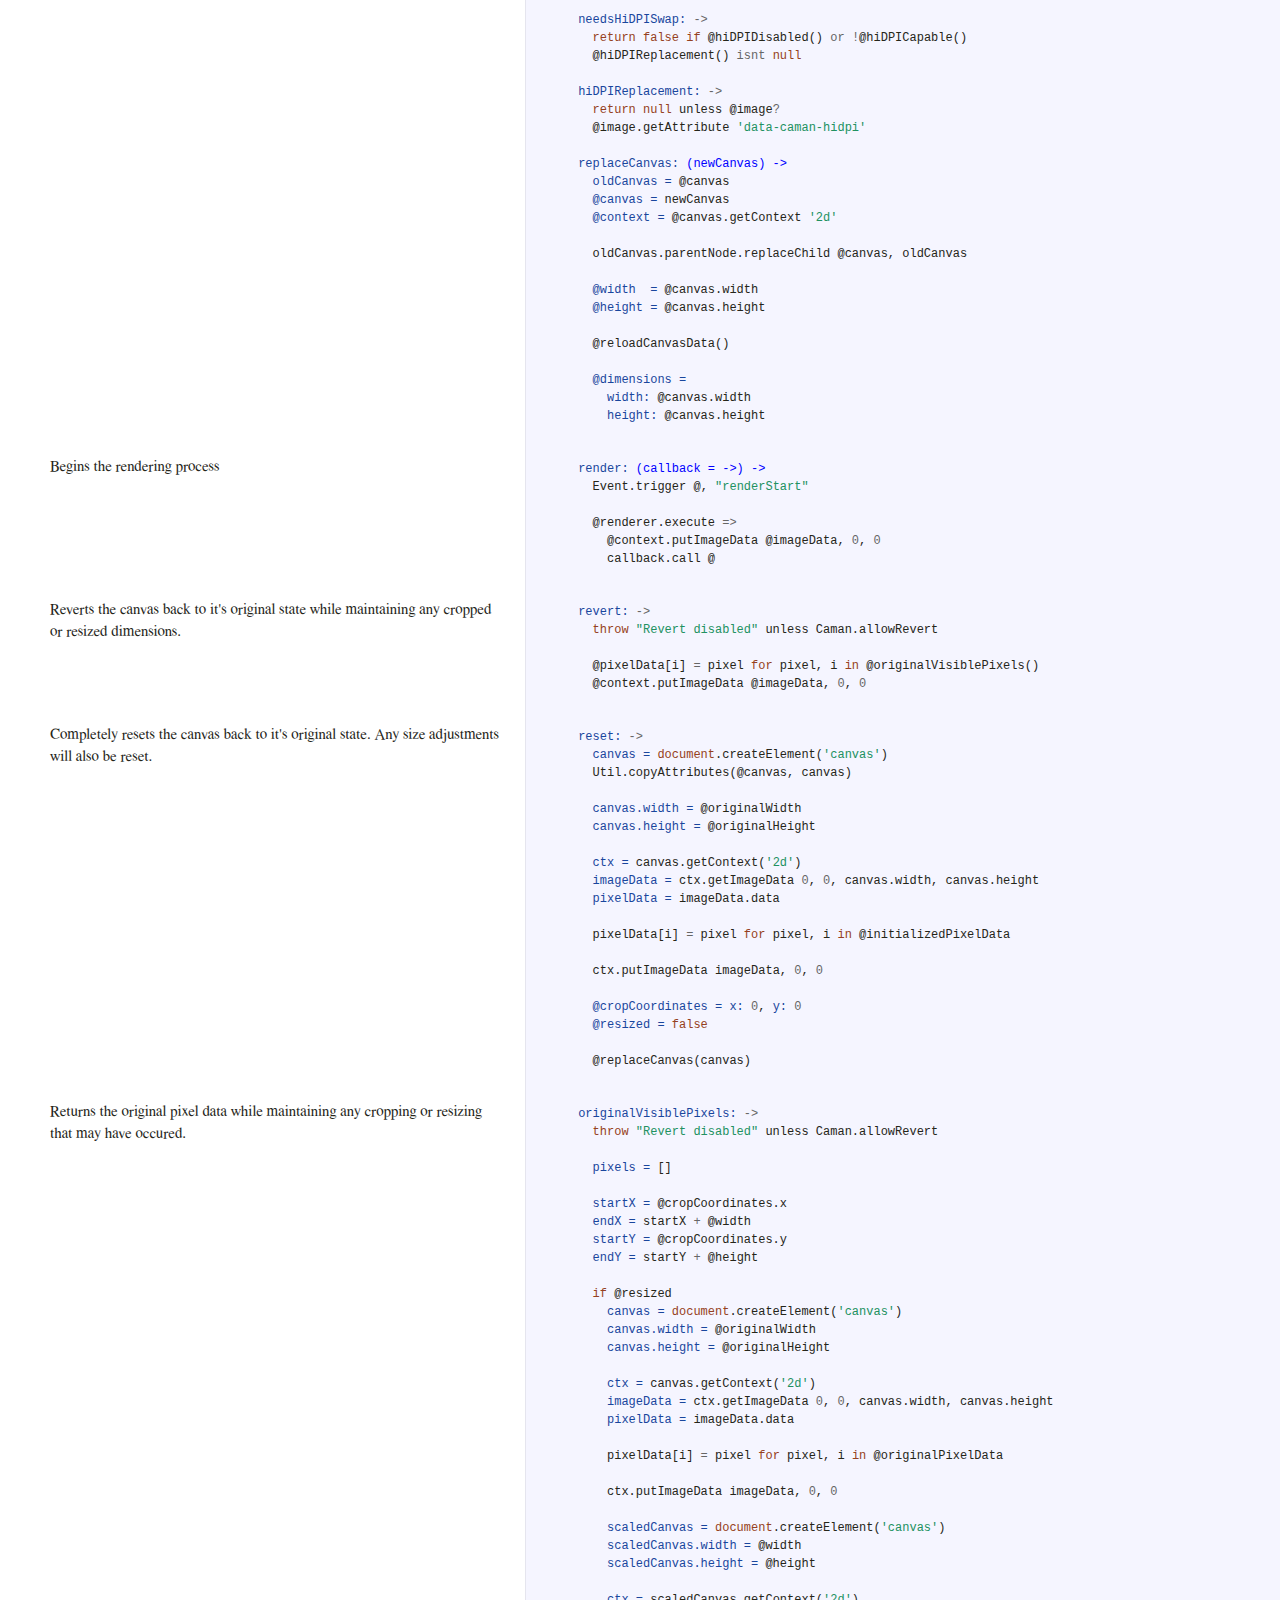
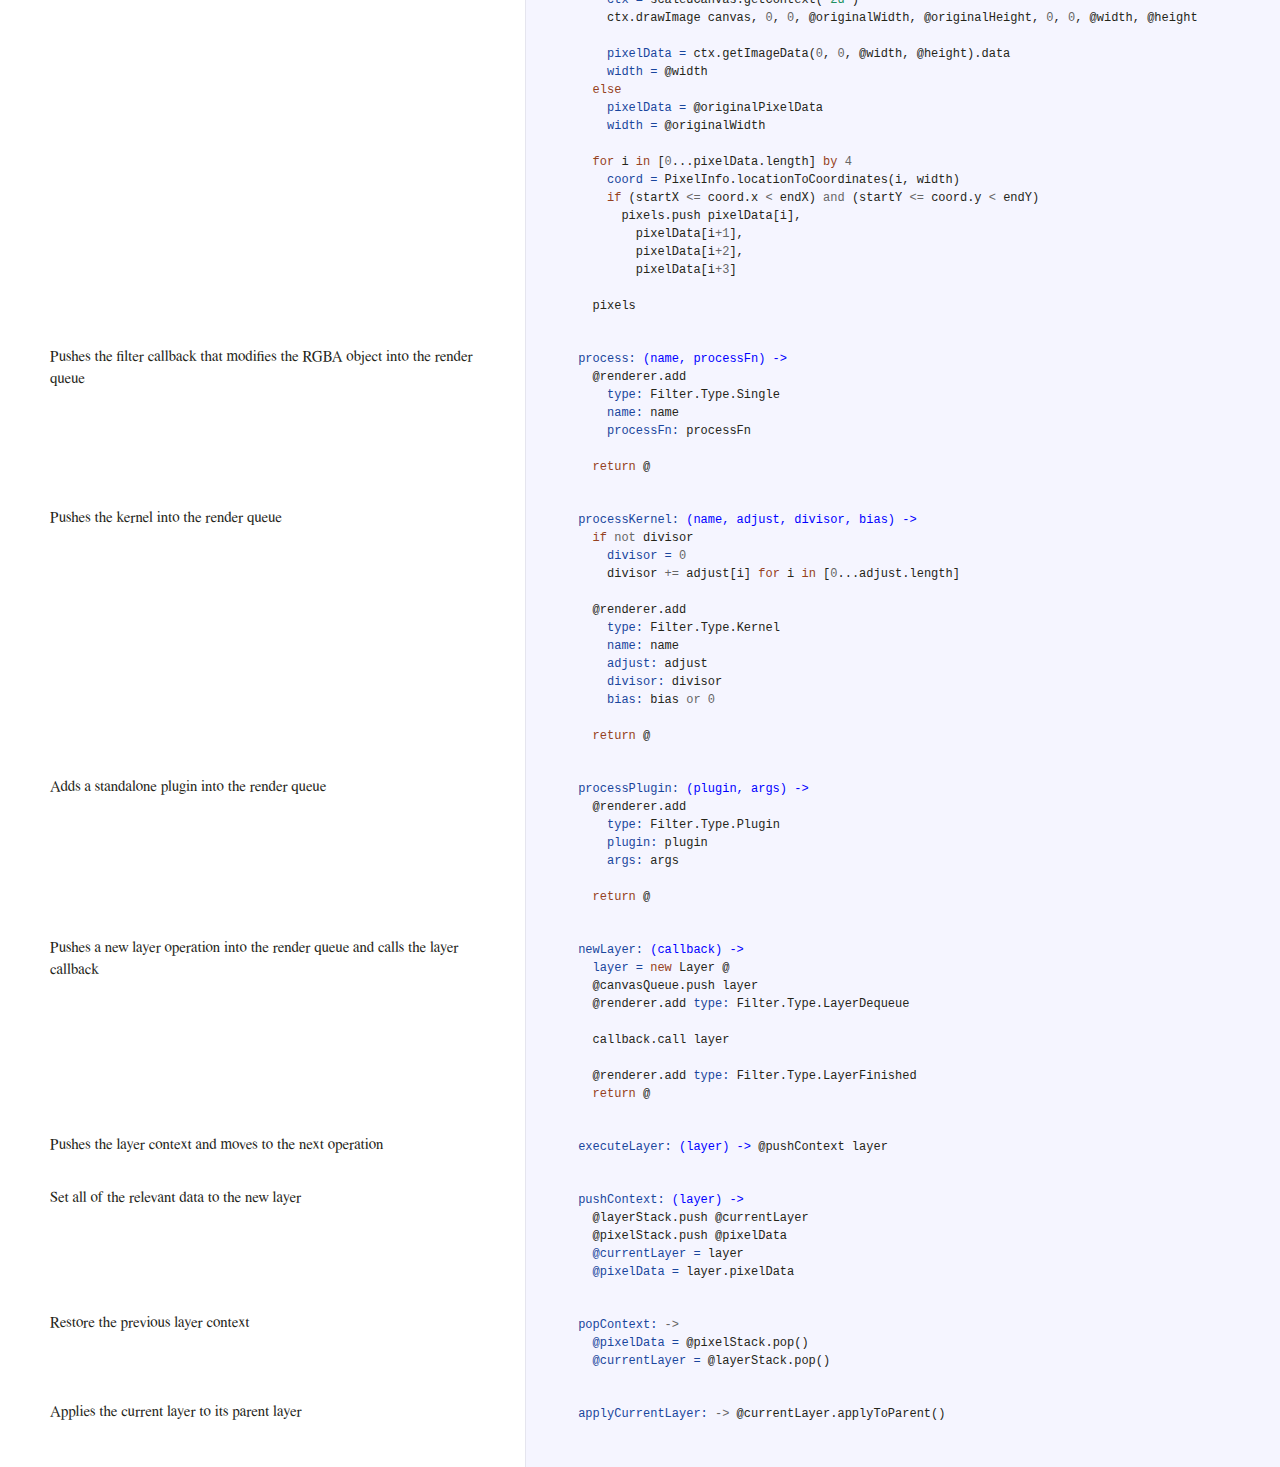
<file: libraries/CamanJS-4.1.1/docs/caman.html>
<!DOCTYPE html>

<html>
<head>
  <title>caman.coffee</title>
  <meta http-equiv="content-type" content="text/html; charset=UTF-8">
  <meta name="viewport" content="width=device-width, target-densitydpi=160dpi, initial-scale=1.0; maximum-scale=1.0; user-scalable=0;">
  <link rel="stylesheet" media="all" href="docco.css" />
</head>
<body>
  <div id="container">
    <div id="background"></div>
    
      <ul id="jump_to">
        <li>
          <a class="large" href="javascript:void(0);">Jump To &hellip;</a>
          <a class="small" href="javascript:void(0);">+</a>
          <div id="jump_wrapper">
          <div id="jump_page">
            
              
              <a class="source" href="analyze.html">
                analyze.coffee
              </a>
            
              
              <a class="source" href="autoload.html">
                autoload.coffee
              </a>
            
              
              <a class="source" href="blender.html">
                blender.coffee
              </a>
            
              
              <a class="source" href="calculate.html">
                calculate.coffee
              </a>
            
              
              <a class="source" href="caman.html">
                caman.coffee
              </a>
            
              
              <a class="source" href="convert.html">
                convert.coffee
              </a>
            
              
              <a class="source" href="event.html">
                event.coffee
              </a>
            
              
              <a class="source" href="filter.html">
                filter.coffee
              </a>
            
              
              <a class="source" href="io.html">
                io.coffee
              </a>
            
              
              <a class="source" href="layer.html">
                layer.coffee
              </a>
            
              
              <a class="source" href="logger.html">
                logger.coffee
              </a>
            
              
              <a class="source" href="pixelinfo.html">
                pixelinfo.coffee
              </a>
            
              
              <a class="source" href="plugin.html">
                plugin.coffee
              </a>
            
              
              <a class="source" href="renderer.html">
                renderer.coffee
              </a>
            
              
              <a class="source" href="store.html">
                store.coffee
              </a>
            
              
              <a class="source" href="util.html">
                util.coffee
              </a>
            
              
              <a class="source" href="blenders.html">
                blenders.coffee
              </a>
            
              
              <a class="source" href="filters.html">
                filters.coffee
              </a>
            
              
              <a class="source" href="size.html">
                size.coffee
              </a>
            
              
              <a class="source" href="blur.html">
                blur.coffee
              </a>
            
              
              <a class="source" href="camera.html">
                camera.coffee
              </a>
            
              
              <a class="source" href="compoundBlur.html">
                compoundBlur.coffee
              </a>
            
              
              <a class="source" href="edges.html">
                edges.coffee
              </a>
            
              
              <a class="source" href="posterize.html">
                posterize.coffee
              </a>
            
              
              <a class="source" href="presets.html">
                presets.coffee
              </a>
            
              
              <a class="source" href="stackBlur.html">
                stackBlur.coffee
              </a>
            
              
              <a class="source" href="threshold.html">
                threshold.coffee
              </a>
            
          </div>
        </li>
      </ul>
    
    <ul class="sections">
        
          <li id="title">
              <div class="annotation">
                  <h1>caman.coffee</h1>
              </div>
          </li>
        
        
        
        <li id="section-1">
            <div class="annotation">
              
              <div class="pilwrap ">
                <a class="pilcrow" href="#section-1">&#182;</a>
              </div>
              <p>NodeJS compatibility</p>

            </div>
            
            <div class="content"><div class="highlight"><pre><span class="k">if</span> <span class="nx">exports</span><span class="o">?</span>
  <span class="nv">Root = </span><span class="nx">exports</span>
  <span class="nv">Canvas = </span><span class="nx">require</span> <span class="s">&#39;canvas&#39;</span>
  <span class="nv">Image = </span><span class="nx">Canvas</span><span class="p">.</span><span class="nx">Image</span>

  <span class="nv">Fiber = </span><span class="nx">require</span> <span class="s">&#39;fibers&#39;</span>

  <span class="nv">fs = </span><span class="nx">require</span> <span class="s">&#39;fs&#39;</span>
<span class="k">else</span>
  <span class="nv">Root = </span><span class="nb">window</span></pre></div></div>
            
        </li>
        
        
        <li id="section-2">
            <div class="annotation">
              
              <div class="pilwrap ">
                <a class="pilcrow" href="#section-2">&#182;</a>
              </div>
              
<p>Here it begins. Caman is defined.
There are many different initialization for Caman, which are described on the 
<a href="http://camanjs.com/docs">Basic Usage</a> page.</p>
<p>Initialization is tricky because we need to make sure everything we need is actually fully 
loaded in the DOM before proceeding. When initialized on an image, we need to make sure that the 
image is done loading before converting it to a canvas element and writing the pixel data. If we 
do this prematurely, the browser will throw a DOM Error, and chaos will ensue. In the event that 
we initialize Caman on a canvas element while specifying an image URL, we need to create a new 
image element, load the image, then continue with initialization.</p>
<p>The main goal for Caman was simplicity, so all of this is handled transparently to the end-user. </p>

            </div>
            
            <div class="content"><div class="highlight"><pre><span class="nv">Root.Caman = </span><span class="k">class</span> <span class="nx">Caman</span>
  <span class="vi">@version:</span>
    <span class="nv">release: </span><span class="s">&quot;4.1.0&quot;</span>
    <span class="nv">date: </span><span class="s">&quot;2/12/2013&quot;</span></pre></div></div>
            
        </li>
        
        
        <li id="section-3">
            <div class="annotation">
              
              <div class="pilwrap ">
                <a class="pilcrow" href="#section-3">&#182;</a>
              </div>
              
<p>Debug mode enables console logging</p>

            </div>
            
            <div class="content"><div class="highlight"><pre>  <span class="vi">@DEBUG: </span><span class="kc">false</span></pre></div></div>
            
        </li>
        
        
        <li id="section-4">
            <div class="annotation">
              
              <div class="pilwrap ">
                <a class="pilcrow" href="#section-4">&#182;</a>
              </div>
              
<p>Are we in a NodeJS environment?</p>

            </div>
            
            <div class="content"><div class="highlight"><pre>  <span class="vi">@NodeJS: </span><span class="nx">exports</span><span class="o">?</span></pre></div></div>
            
        </li>
        
        
        <li id="section-5">
            <div class="annotation">
              
              <div class="pilwrap ">
                <a class="pilcrow" href="#section-5">&#182;</a>
              </div>
              
<p>Should we check the DOM for images with Caman instructions?</p>

            </div>
            
            <div class="content"><div class="highlight"><pre>  <span class="vi">@autoload: </span><span class="o">not</span> <span class="nx">Caman</span><span class="p">.</span><span class="nx">NodeJS</span></pre></div></div>
            
        </li>
        
        
        <li id="section-6">
            <div class="annotation">
              
              <div class="pilwrap ">
                <a class="pilcrow" href="#section-6">&#182;</a>
              </div>
              
<p>Allow reverting the canvas?
If your JS process is running out of memory, disabling
this could help drastically.</p>

            </div>
            
            <div class="content"><div class="highlight"><pre>  <span class="vi">@allowRevert: </span><span class="kc">true</span></pre></div></div>
            
        </li>
        
        
        <li id="section-7">
            <div class="annotation">
              
              <div class="pilwrap ">
                <a class="pilcrow" href="#section-7">&#182;</a>
              </div>
              
<p>Default cross-origin policy</p>

            </div>
            
            <div class="content"><div class="highlight"><pre>  <span class="vi">@crossOrigin: </span><span class="s">&quot;anonymous&quot;</span>

  <span class="vi">@toString: </span><span class="o">-&gt;</span>
    <span class="s">&quot;Version &quot;</span> <span class="o">+</span> <span class="nx">Caman</span><span class="p">.</span><span class="nx">version</span><span class="p">.</span><span class="nx">release</span> <span class="o">+</span> <span class="s">&quot;, Released &quot;</span> <span class="o">+</span> <span class="nx">Caman</span><span class="p">.</span><span class="nx">version</span><span class="p">.</span><span class="nx">date</span><span class="p">;</span></pre></div></div>
            
        </li>
        
        
        <li id="section-8">
            <div class="annotation">
              
              <div class="pilwrap ">
                <a class="pilcrow" href="#section-8">&#182;</a>
              </div>
              
<p>Set the URL of the image proxy script</p>

            </div>
            
            <div class="content"><div class="highlight"><pre>  <span class="vi">@remoteProxy: </span><span class="s">&quot;&quot;</span></pre></div></div>
            
        </li>
        
        
        <li id="section-9">
            <div class="annotation">
              
              <div class="pilwrap ">
                <a class="pilcrow" href="#section-9">&#182;</a>
              </div>
              
<p>Change the GET param used with the proxy script if needed</p>

            </div>
            
            <div class="content"><div class="highlight"><pre>  <span class="vi">@proxyParam: </span><span class="s">&quot;camanProxyUrl&quot;</span>

  <span class="vi">@getAttrId: </span><span class="nf">(canvas) -&gt;</span>
    <span class="k">return</span> <span class="kc">true</span> <span class="k">if</span> <span class="nx">Caman</span><span class="p">.</span><span class="nx">NodeJS</span>

    <span class="k">if</span> <span class="k">typeof</span> <span class="nx">canvas</span> <span class="o">is</span> <span class="s">&quot;string&quot;</span>
      <span class="nv">canvas = </span><span class="nx">$</span><span class="p">(</span><span class="nx">canvas</span><span class="p">)</span>

    <span class="k">return</span> <span class="kc">null</span> <span class="nx">unless</span> <span class="nx">canvas</span><span class="o">?</span> <span class="o">and</span> <span class="nx">canvas</span><span class="p">.</span><span class="nx">getAttribute</span><span class="o">?</span>
    <span class="nx">canvas</span><span class="p">.</span><span class="nx">getAttribute</span> <span class="s">&#39;data-caman-id&#39;</span>

  <span class="nv">constructor: </span><span class="o">-&gt;</span>
    <span class="k">throw</span> <span class="s">&quot;Invalid arguments&quot;</span> <span class="k">if</span> <span class="nx">arguments</span><span class="p">.</span><span class="nx">length</span> <span class="o">is</span> <span class="mi">0</span>

    <span class="k">if</span> <span class="nx">@</span> <span class="k">instanceof</span> <span class="nx">Caman</span></pre></div></div>
            
        </li>
        
        
        <li id="section-10">
            <div class="annotation">
              
              <div class="pilwrap ">
                <a class="pilcrow" href="#section-10">&#182;</a>
              </div>
              
<p>We have to do this to avoid polluting the global scope
because of how Coffeescript binds functions specified 
with =&gt; and the fact that Caman can be invoked as both
a function and as a &#39;new&#39; object.</p>

            </div>
            
            <div class="content"><div class="highlight"><pre>      <span class="vi">@finishInit = </span><span class="nx">@finishInit</span><span class="p">.</span><span class="nx">bind</span><span class="p">(</span><span class="nx">@</span><span class="p">)</span>
      <span class="vi">@imageLoaded = </span><span class="nx">@imageLoaded</span><span class="p">.</span><span class="nx">bind</span><span class="p">(</span><span class="nx">@</span><span class="p">)</span>

      <span class="nv">args = </span><span class="nx">arguments</span><span class="p">[</span><span class="mi">0</span><span class="p">]</span>

      <span class="nx">unless</span> <span class="nx">Caman</span><span class="p">.</span><span class="nx">NodeJS</span>
        <span class="nv">id = </span><span class="nb">parseInt</span> <span class="nx">Caman</span><span class="p">.</span><span class="nx">getAttrId</span><span class="p">(</span><span class="nx">args</span><span class="p">[</span><span class="mi">0</span><span class="p">]),</span> <span class="mi">10</span>
        <span class="nv">callback = </span><span class="k">if</span> <span class="k">typeof</span> <span class="nx">args</span><span class="p">[</span><span class="mi">1</span><span class="p">]</span> <span class="o">is</span> <span class="s">&quot;function&quot;</span>
          <span class="nx">args</span><span class="p">[</span><span class="mi">1</span><span class="p">]</span>
        <span class="k">else</span> <span class="k">if</span> <span class="k">typeof</span> <span class="nx">args</span><span class="p">[</span><span class="mi">2</span><span class="p">]</span> <span class="o">is</span> <span class="s">&quot;function&quot;</span>
          <span class="nx">args</span><span class="p">[</span><span class="mi">2</span><span class="p">]</span>
        <span class="k">else</span>
          <span class="o">-&gt;</span>

        <span class="k">if</span> <span class="o">!</span><span class="nb">isNaN</span><span class="p">(</span><span class="nx">id</span><span class="p">)</span> <span class="o">and</span> <span class="nx">Store</span><span class="p">.</span><span class="nx">has</span><span class="p">(</span><span class="nx">id</span><span class="p">)</span>
          <span class="k">return</span> <span class="nx">Store</span><span class="p">.</span><span class="nx">execute</span><span class="p">(</span><span class="nx">id</span><span class="p">,</span> <span class="nx">callback</span><span class="p">)</span></pre></div></div>
            
        </li>
        
        
        <li id="section-11">
            <div class="annotation">
              
              <div class="pilwrap ">
                <a class="pilcrow" href="#section-11">&#182;</a>
              </div>
              
<p>Every instance gets a unique ID. Makes it much simpler to check if two variables are the 
same instance.</p>

            </div>
            
            <div class="content"><div class="highlight"><pre>      <span class="vi">@id = </span><span class="nx">Util</span><span class="p">.</span><span class="nx">uniqid</span><span class="p">.</span><span class="nx">get</span><span class="p">()</span>
      
      <span class="vi">@initializedPixelData = @originalPixelData = </span><span class="kc">null</span>
      <span class="vi">@cropCoordinates = </span><span class="nv">x: </span><span class="mi">0</span><span class="p">,</span> <span class="nv">y: </span><span class="mi">0</span>
      <span class="vi">@cropped = </span><span class="kc">false</span>
      <span class="vi">@resized = </span><span class="kc">false</span>

      <span class="vi">@pixelStack = </span><span class="p">[]</span>  <span class="c1"># Stores the pixel layers</span>
      <span class="vi">@layerStack = </span><span class="p">[]</span>  <span class="c1"># Stores all of the layers waiting to be rendered</span>
      <span class="vi">@canvasQueue = </span><span class="p">[]</span> <span class="c1"># Stores all of the canvases to be processed</span>
      <span class="vi">@currentLayer = </span><span class="kc">null</span>
      <span class="vi">@scaled = </span><span class="kc">false</span>

      <span class="vi">@analyze = </span><span class="k">new</span> <span class="nx">Analyze</span> <span class="nx">@</span>
      <span class="vi">@renderer = </span><span class="k">new</span> <span class="nx">Renderer</span> <span class="nx">@</span>

      <span class="nx">@domIsLoaded</span> <span class="o">=&gt;</span>  
        <span class="nx">@parseArguments</span><span class="p">(</span><span class="nx">args</span><span class="p">)</span>
        <span class="nx">@setup</span><span class="p">()</span>

      <span class="k">return</span> <span class="nx">@</span>
    <span class="k">else</span>
      <span class="k">return</span> <span class="k">new</span> <span class="nx">Caman</span><span class="p">(</span><span class="nx">arguments</span><span class="p">)</span>

  <span class="nv">domIsLoaded: </span><span class="nf">(cb) -&gt;</span>
    <span class="k">if</span> <span class="nx">Caman</span><span class="p">.</span><span class="nx">NodeJS</span>
      <span class="nx">setTimeout</span> <span class="o">=&gt;</span>
        <span class="nx">cb</span><span class="p">.</span><span class="nx">call</span><span class="p">(</span><span class="nx">@</span><span class="p">)</span>
      <span class="p">,</span> <span class="mi">0</span>
    <span class="k">else</span>
      <span class="k">if</span> <span class="nb">document</span><span class="p">.</span><span class="nx">readyState</span> <span class="o">is</span> <span class="s">&quot;complete&quot;</span>
        <span class="nx">Log</span><span class="p">.</span><span class="nx">debug</span> <span class="s">&quot;DOM initialized&quot;</span>
        <span class="nx">setTimeout</span> <span class="o">=&gt;</span>
          <span class="nx">cb</span><span class="p">.</span><span class="nx">call</span><span class="p">(</span><span class="nx">@</span><span class="p">)</span>
        <span class="p">,</span> <span class="mi">0</span>
      <span class="k">else</span>
        <span class="nv">listener = </span><span class="o">=&gt;</span>
          <span class="k">if</span> <span class="nb">document</span><span class="p">.</span><span class="nx">readyState</span> <span class="o">is</span> <span class="s">&quot;complete&quot;</span>
            <span class="nx">Log</span><span class="p">.</span><span class="nx">debug</span> <span class="s">&quot;DOM initialized&quot;</span>
            <span class="nx">cb</span><span class="p">.</span><span class="nx">call</span><span class="p">(</span><span class="nx">@</span><span class="p">)</span>

        <span class="nb">document</span><span class="p">.</span><span class="nx">addEventListener</span> <span class="s">&quot;readystatechange&quot;</span><span class="p">,</span> <span class="nx">listener</span><span class="p">,</span> <span class="kc">false</span></pre></div></div>
            
        </li>
        
        
        <li id="section-12">
            <div class="annotation">
              
              <div class="pilwrap ">
                <a class="pilcrow" href="#section-12">&#182;</a>
              </div>
              
<p>All possible combinations:</p>
<p><strong>1 argument</strong>
  - Image selector
  - Image object
  - Canvas selector
  - Canvas object</p>
<p><strong>2 arguments</strong>
  - Image selector + callback
  - Image object + callback
  - Canvas selector + URL
  - Canvas object + URL</p>
<p><strong>3 arguments</strong>
  - Canvas selector + URL + callback
  - Canvas object + URL + callback</p>
<p><strong>NodeJS</strong>
  - file path
  - file object
  - file path + callback
  - file object + callback</p>

            </div>
            
            <div class="content"><div class="highlight"><pre>  <span class="nv">parseArguments: </span><span class="nf">(args) -&gt;</span>
    <span class="k">throw</span> <span class="s">&quot;Invalid arguments given&quot;</span> <span class="k">if</span> <span class="nx">args</span><span class="p">.</span><span class="nx">length</span> <span class="o">is</span> <span class="mi">0</span></pre></div></div>
            
        </li>
        
        
        <li id="section-13">
            <div class="annotation">
              
              <div class="pilwrap ">
                <a class="pilcrow" href="#section-13">&#182;</a>
              </div>
              
<p>Defaults</p>

            </div>
            
            <div class="content"><div class="highlight"><pre>    <span class="vi">@initObj = </span><span class="kc">null</span>
    <span class="vi">@initType = </span><span class="kc">null</span>
    <span class="vi">@imageUrl = </span><span class="kc">null</span>
    <span class="vi">@callback = </span><span class="o">-&gt;</span></pre></div></div>
            
        </li>
        
        
        <li id="section-14">
            <div class="annotation">
              
              <div class="pilwrap ">
                <a class="pilcrow" href="#section-14">&#182;</a>
              </div>
              
<p>First argument is always our canvas/image</p>

            </div>
            
            <div class="content"><div class="highlight"><pre>    <span class="nx">@setInitObject</span> <span class="nx">args</span><span class="p">[</span><span class="mi">0</span><span class="p">]</span>
    <span class="k">return</span> <span class="k">if</span> <span class="nx">args</span><span class="p">.</span><span class="nx">length</span> <span class="o">is</span> <span class="mi">1</span>
    
    <span class="k">switch</span> <span class="k">typeof</span> <span class="nx">args</span><span class="p">[</span><span class="mi">1</span><span class="p">]</span>
      <span class="k">when</span> <span class="s">&quot;string&quot;</span> <span class="k">then</span> <span class="vi">@imageUrl = </span><span class="nx">args</span><span class="p">[</span><span class="mi">1</span><span class="p">]</span>
      <span class="k">when</span> <span class="s">&quot;function&quot;</span> <span class="k">then</span> <span class="vi">@callback = </span><span class="nx">args</span><span class="p">[</span><span class="mi">1</span><span class="p">]</span>
      
    <span class="k">return</span> <span class="k">if</span> <span class="nx">args</span><span class="p">.</span><span class="nx">length</span> <span class="o">is</span> <span class="mi">2</span>

    <span class="vi">@callback = </span><span class="nx">args</span><span class="p">[</span><span class="mi">2</span><span class="p">]</span>

    <span class="k">if</span> <span class="nx">args</span><span class="p">.</span><span class="nx">length</span> <span class="o">is</span> <span class="mi">4</span>
      <span class="nx">@options</span><span class="p">[</span><span class="nx">key</span><span class="p">]</span> <span class="o">=</span> <span class="nx">val</span> <span class="k">for</span> <span class="nx">own</span> <span class="nx">key</span><span class="p">,</span> <span class="nx">val</span> <span class="k">of</span> <span class="nx">args</span><span class="p">[</span><span class="mi">4</span><span class="p">]</span>

  <span class="nv">setInitObject: </span><span class="nf">(obj) -&gt;</span>
    <span class="k">if</span> <span class="nx">Caman</span><span class="p">.</span><span class="nx">NodeJS</span>
      <span class="vi">@initObj = </span><span class="nx">obj</span>
      <span class="vi">@initType = </span><span class="s">&#39;node&#39;</span>
      <span class="k">return</span>

    <span class="k">if</span> <span class="k">typeof</span> <span class="nx">obj</span> <span class="o">is</span> <span class="s">&quot;object&quot;</span>
      <span class="vi">@initObj = </span><span class="nx">obj</span>
    <span class="k">else</span>
      <span class="vi">@initObj = </span><span class="nx">$</span><span class="p">(</span><span class="nx">obj</span><span class="p">)</span>

    <span class="k">throw</span> <span class="s">&quot;Could not find image or canvas for initialization.&quot;</span> <span class="nx">unless</span> <span class="nx">@initObj</span><span class="o">?</span>

    <span class="vi">@initType = </span><span class="nx">@initObj</span><span class="p">.</span><span class="nx">nodeName</span><span class="p">.</span><span class="nx">toLowerCase</span><span class="p">()</span>

  <span class="nv">setup: </span><span class="o">-&gt;</span>
    <span class="k">switch</span> <span class="nx">@initType</span>
      <span class="k">when</span> <span class="s">&quot;node&quot;</span> <span class="k">then</span> <span class="nx">@initNode</span><span class="p">()</span>
      <span class="k">when</span> <span class="s">&quot;img&quot;</span> <span class="k">then</span> <span class="nx">@initImage</span><span class="p">()</span>
      <span class="k">when</span> <span class="s">&quot;canvas&quot;</span> <span class="k">then</span> <span class="nx">@initCanvas</span><span class="p">()</span>

  <span class="nv">initNode: </span><span class="o">-&gt;</span>
    <span class="nx">Log</span><span class="p">.</span><span class="nx">debug</span> <span class="s">&quot;Initializing for NodeJS&quot;</span>

    <span class="vi">@image = </span><span class="k">new</span> <span class="nx">Image</span><span class="p">()</span>
    <span class="vi">@image.onload = </span><span class="o">=&gt;</span>
      <span class="nx">Log</span><span class="p">.</span><span class="nx">debug</span> <span class="s">&quot;Image loaded. Width = </span><span class="si">#{</span><span class="nx">@imageWidth</span><span class="p">()</span><span class="si">}</span><span class="s">, Height = </span><span class="si">#{</span><span class="nx">@imageHeight</span><span class="p">()</span><span class="si">}</span><span class="s">&quot;</span>
      <span class="vi">@canvas = </span><span class="k">new</span> <span class="nx">Canvas</span> <span class="nx">@imageWidth</span><span class="p">(),</span> <span class="nx">@imageHeight</span><span class="p">()</span>
      <span class="nx">@finishInit</span><span class="p">()</span>

    <span class="vi">@image.onerror = </span><span class="nf">(err) -&gt;</span> <span class="k">throw</span> <span class="nx">err</span>
    <span class="vi">@image.src = </span><span class="nx">@initObj</span>

  <span class="nv">initImage: </span><span class="o">-&gt;</span>
    <span class="vi">@image = </span><span class="nx">@initObj</span>
    <span class="vi">@canvas = </span><span class="nb">document</span><span class="p">.</span><span class="nx">createElement</span> <span class="s">&#39;canvas&#39;</span>
    <span class="vi">@context = </span><span class="nx">@canvas</span><span class="p">.</span><span class="nx">getContext</span> <span class="s">&#39;2d&#39;</span>
    <span class="nx">Util</span><span class="p">.</span><span class="nx">copyAttributes</span> <span class="nx">@image</span><span class="p">,</span> <span class="nx">@canvas</span><span class="p">,</span> <span class="nv">except: </span><span class="p">[</span><span class="s">&#39;src&#39;</span><span class="p">]</span>

    <span class="nx">@image</span><span class="p">.</span><span class="nx">parentNode</span><span class="p">.</span><span class="nx">replaceChild</span> <span class="nx">@canvas</span><span class="p">,</span> <span class="nx">@image</span>

    <span class="nx">@imageAdjustments</span><span class="p">()</span>
    <span class="nx">@waitForImageLoaded</span><span class="p">()</span>

  <span class="nv">initCanvas: </span><span class="o">-&gt;</span>
    <span class="vi">@canvas = </span><span class="nx">@initObj</span>
    <span class="vi">@context = </span><span class="nx">@canvas</span><span class="p">.</span><span class="nx">getContext</span> <span class="s">&#39;2d&#39;</span>

    <span class="k">if</span> <span class="nx">@imageUrl</span><span class="o">?</span>
      <span class="vi">@image = </span><span class="nb">document</span><span class="p">.</span><span class="nx">createElement</span> <span class="s">&#39;img&#39;</span>
      <span class="vi">@image.src = </span><span class="nx">@imageUrl</span>

      <span class="nx">@imageAdjustments</span><span class="p">()</span>
      <span class="nx">@waitForImageLoaded</span><span class="p">()</span>
    <span class="k">else</span>
      <span class="nx">@finishInit</span><span class="p">()</span>

  <span class="nv">imageAdjustments: </span><span class="o">-&gt;</span>
    <span class="k">if</span> <span class="nx">@needsHiDPISwap</span><span class="p">()</span>
      <span class="nx">Log</span><span class="p">.</span><span class="nx">debug</span> <span class="nx">@image</span><span class="p">.</span><span class="nx">src</span><span class="p">,</span> <span class="s">&quot;-&gt;&quot;</span><span class="p">,</span> <span class="nx">@hiDPIReplacement</span><span class="p">()</span>

      <span class="vi">@swapped = </span><span class="kc">true</span>
      <span class="vi">@image.src = </span><span class="nx">@hiDPIReplacement</span><span class="p">()</span>

    <span class="k">if</span> <span class="nx">IO</span><span class="p">.</span><span class="nx">isRemote</span><span class="p">(</span><span class="nx">@image</span><span class="p">)</span>
      <span class="vi">@image.src = </span><span class="nx">IO</span><span class="p">.</span><span class="nx">proxyUrl</span><span class="p">(</span><span class="nx">@image</span><span class="p">.</span><span class="nx">src</span><span class="p">)</span>
      <span class="nx">Log</span><span class="p">.</span><span class="nx">debug</span> <span class="s">&quot;Remote image detected, using URL = </span><span class="si">#{</span><span class="nx">@image</span><span class="p">.</span><span class="nx">src</span><span class="si">}</span><span class="s">&quot;</span>

  <span class="nv">waitForImageLoaded: </span><span class="o">-&gt;</span>
    <span class="k">if</span> <span class="nx">@isImageLoaded</span><span class="p">()</span>
      <span class="nx">@imageLoaded</span><span class="p">()</span>
    <span class="k">else</span>
      <span class="vi">@image.onload = </span><span class="nx">@imageLoaded</span>

  <span class="nv">isImageLoaded: </span><span class="o">-&gt;</span>
    <span class="k">return</span> <span class="kc">false</span> <span class="nx">unless</span> <span class="nx">@image</span><span class="p">.</span><span class="nx">complete</span>
    <span class="k">return</span> <span class="kc">false</span> <span class="k">if</span> <span class="nx">@image</span><span class="p">.</span><span class="nx">naturalWidth</span><span class="o">?</span> <span class="o">and</span> <span class="nx">@image</span><span class="p">.</span><span class="nx">naturalWidth</span> <span class="o">is</span> <span class="mi">0</span>
    <span class="k">return</span> <span class="kc">true</span></pre></div></div>
            
        </li>
        
        
        <li id="section-15">
            <div class="annotation">
              
              <div class="pilwrap ">
                <a class="pilcrow" href="#section-15">&#182;</a>
              </div>
              
<p>Internet Explorer has issues figuring out image dimensions when they aren&#39;t
explicitly defined apparently. We check the normal width/height properties first,
but fall back to natural sizes if they are 0.</p>

            </div>
            
            <div class="content"><div class="highlight"><pre>  <span class="nv">imageWidth: </span><span class="o">-&gt;</span> <span class="nx">@image</span><span class="p">.</span><span class="nx">width</span> <span class="o">or</span> <span class="nx">@image</span><span class="p">.</span><span class="nx">naturalWidth</span>
  <span class="nv">imageHeight: </span><span class="o">-&gt;</span> <span class="nx">@image</span><span class="p">.</span><span class="nx">height</span> <span class="o">or</span> <span class="nx">@image</span><span class="p">.</span><span class="nx">naturalHeight</span>

  <span class="nv">imageLoaded: </span><span class="o">-&gt;</span>
    <span class="nx">Log</span><span class="p">.</span><span class="nx">debug</span> <span class="s">&quot;Image loaded. Width = </span><span class="si">#{</span><span class="nx">@imageWidth</span><span class="p">()</span><span class="si">}</span><span class="s">, Height = </span><span class="si">#{</span><span class="nx">@imageHeight</span><span class="p">()</span><span class="si">}</span><span class="s">&quot;</span>

    <span class="k">if</span> <span class="nx">@swapped</span>
      <span class="vi">@canvas.width = </span><span class="nx">@imageWidth</span><span class="p">()</span> <span class="o">/</span> <span class="nx">@hiDPIRatio</span><span class="p">()</span>
      <span class="vi">@canvas.height = </span><span class="nx">@imageHeight</span><span class="p">()</span> <span class="o">/</span> <span class="nx">@hiDPIRatio</span><span class="p">()</span>
    <span class="k">else</span>
      <span class="vi">@canvas.width = </span><span class="nx">@imageWidth</span><span class="p">()</span>
      <span class="vi">@canvas.height = </span><span class="nx">@imageHeight</span><span class="p">()</span>

    <span class="nx">@finishInit</span><span class="p">()</span>

  <span class="nv">finishInit: </span><span class="o">-&gt;</span>
    <span class="vi">@context = </span><span class="nx">@canvas</span><span class="p">.</span><span class="nx">getContext</span> <span class="s">&#39;2d&#39;</span> <span class="nx">unless</span> <span class="nx">@context</span><span class="o">?</span>

    <span class="vi">@originalWidth = @preScaledWidth = @width = </span><span class="nx">@canvas</span><span class="p">.</span><span class="nx">width</span>
    <span class="vi">@originalHeight = @preScaledHeight = @height = </span><span class="nx">@canvas</span><span class="p">.</span><span class="nx">height</span>

    <span class="nx">@hiDPIAdjustments</span><span class="p">()</span>
    <span class="nx">@assignId</span><span class="p">()</span> <span class="nx">unless</span> <span class="nx">@hasId</span><span class="p">()</span>

    <span class="k">if</span> <span class="nx">@image</span><span class="o">?</span>
      <span class="nx">@context</span><span class="p">.</span><span class="nx">drawImage</span> <span class="nx">@image</span><span class="p">,</span> 
        <span class="mi">0</span><span class="p">,</span> <span class="mi">0</span><span class="p">,</span> 
        <span class="nx">@imageWidth</span><span class="p">(),</span> <span class="nx">@imageHeight</span><span class="p">(),</span> 
        <span class="mi">0</span><span class="p">,</span> <span class="mi">0</span><span class="p">,</span> 
        <span class="nx">@preScaledWidth</span><span class="p">,</span> <span class="nx">@preScaledHeight</span>
    
    <span class="nx">@reloadCanvasData</span><span class="p">()</span>
    
    <span class="k">if</span> <span class="nx">Caman</span><span class="p">.</span><span class="nx">allowRevert</span>
      <span class="vi">@initializedPixelData = </span><span class="nx">Util</span><span class="p">.</span><span class="nx">dataArray</span><span class="p">(</span><span class="nx">@pixelData</span><span class="p">.</span><span class="nx">length</span><span class="p">)</span>
      <span class="vi">@originalPixelData = </span><span class="nx">Util</span><span class="p">.</span><span class="nx">dataArray</span><span class="p">(</span><span class="nx">@pixelData</span><span class="p">.</span><span class="nx">length</span><span class="p">)</span>

      <span class="k">for</span> <span class="nx">pixel</span><span class="p">,</span> <span class="nx">i</span> <span class="k">in</span> <span class="nx">@pixelData</span>
        <span class="nx">@initializedPixelData</span><span class="p">[</span><span class="nx">i</span><span class="p">]</span> <span class="o">=</span> <span class="nx">pixel</span>
        <span class="nx">@originalPixelData</span><span class="p">[</span><span class="nx">i</span><span class="p">]</span> <span class="o">=</span> <span class="nx">pixel</span>

    <span class="vi">@dimensions =</span>
      <span class="nv">width: </span><span class="nx">@canvas</span><span class="p">.</span><span class="nx">width</span>
      <span class="nv">height: </span><span class="nx">@canvas</span><span class="p">.</span><span class="nx">height</span>

    <span class="nx">Store</span><span class="p">.</span><span class="nx">put</span> <span class="nx">@id</span><span class="p">,</span> <span class="nx">@</span>

    <span class="nx">@callback</span><span class="p">.</span><span class="nx">call</span> <span class="nx">@</span><span class="p">,</span><span class="nx">@</span></pre></div></div>
            
        </li>
        
        
        <li id="section-16">
            <div class="annotation">
              
              <div class="pilwrap ">
                <a class="pilcrow" href="#section-16">&#182;</a>
              </div>
              
<p>Reset the callback so re-initialization doesn&#39;t
trigger it again.</p>

            </div>
            
            <div class="content"><div class="highlight"><pre>    <span class="vi">@callback = </span><span class="o">-&gt;</span></pre></div></div>
            
        </li>
        
        
        <li id="section-17">
            <div class="annotation">
              
              <div class="pilwrap ">
                <a class="pilcrow" href="#section-17">&#182;</a>
              </div>
              
<p>If you have a separate context reference to this canvas outside of CamanJS
and you make a change to the canvas outside of CamanJS, you will have to call
this function to update our context reference to include those changes.</p>

            </div>
            
            <div class="content"><div class="highlight"><pre>  <span class="nv">reloadCanvasData: </span><span class="o">-&gt;</span>
    <span class="vi">@imageData = </span><span class="nx">@context</span><span class="p">.</span><span class="nx">getImageData</span> <span class="mi">0</span><span class="p">,</span> <span class="mi">0</span><span class="p">,</span> <span class="nx">@canvas</span><span class="p">.</span><span class="nx">width</span><span class="p">,</span> <span class="nx">@canvas</span><span class="p">.</span><span class="nx">height</span>
    <span class="vi">@pixelData = </span><span class="nx">@imageData</span><span class="p">.</span><span class="nx">data</span>

  <span class="nv">resetOriginalPixelData: </span><span class="o">-&gt;</span>
    <span class="k">throw</span> <span class="s">&quot;Revert disabled&quot;</span> <span class="nx">unless</span> <span class="nx">Caman</span><span class="p">.</span><span class="nx">allowRevert</span>

    <span class="vi">@originalPixelData = </span><span class="nx">Util</span><span class="p">.</span><span class="nx">dataArray</span><span class="p">(</span><span class="nx">@pixelData</span><span class="p">.</span><span class="nx">length</span><span class="p">)</span>
    <span class="nx">@originalPixelData</span><span class="p">.</span><span class="nx">push</span> <span class="nx">pixel</span> <span class="k">for</span> <span class="nx">pixel</span> <span class="k">in</span> <span class="nx">@pixelData</span>

  <span class="nv">hasId: </span><span class="o">-&gt;</span> <span class="nx">Caman</span><span class="p">.</span><span class="nx">getAttrId</span><span class="p">(</span><span class="nx">@canvas</span><span class="p">)</span><span class="o">?</span>

  <span class="nv">assignId: </span><span class="o">-&gt;</span>
    <span class="k">return</span> <span class="k">if</span> <span class="nx">Caman</span><span class="p">.</span><span class="nx">NodeJS</span> <span class="o">or</span> <span class="nx">@canvas</span><span class="p">.</span><span class="nx">getAttribute</span> <span class="s">&#39;data-caman-id&#39;</span>
    <span class="nx">@canvas</span><span class="p">.</span><span class="nx">setAttribute</span> <span class="s">&#39;data-caman-id&#39;</span><span class="p">,</span> <span class="nx">@id</span>

  <span class="nv">hiDPIDisabled: </span><span class="o">-&gt;</span>
    <span class="nx">@canvas</span><span class="p">.</span><span class="nx">getAttribute</span><span class="p">(</span><span class="s">&#39;data-caman-hidpi-disabled&#39;</span><span class="p">)</span> <span class="o">isnt</span> <span class="kc">null</span>

  <span class="nv">hiDPIAdjustments: </span><span class="o">-&gt;</span>
    <span class="k">return</span> <span class="k">if</span> <span class="nx">Caman</span><span class="p">.</span><span class="nx">NodeJS</span> <span class="o">or</span> <span class="nx">@hiDPIDisabled</span><span class="p">()</span>

    <span class="nv">ratio = </span><span class="nx">@hiDPIRatio</span><span class="p">()</span>

    <span class="k">if</span> <span class="nx">ratio</span> <span class="o">isnt</span> <span class="mi">1</span>
      <span class="nx">Log</span><span class="p">.</span><span class="nx">debug</span> <span class="s">&quot;HiDPI ratio = </span><span class="si">#{</span><span class="nx">ratio</span><span class="si">}</span><span class="s">&quot;</span>
      <span class="vi">@scaled = </span><span class="kc">true</span>

      <span class="vi">@preScaledWidth = </span><span class="nx">@canvas</span><span class="p">.</span><span class="nx">width</span>
      <span class="vi">@preScaledHeight = </span><span class="nx">@canvas</span><span class="p">.</span><span class="nx">height</span>

      <span class="vi">@canvas.width = </span><span class="nx">@preScaledWidth</span> <span class="o">*</span> <span class="nx">ratio</span>
      <span class="vi">@canvas.height = </span><span class="nx">@preScaledHeight</span> <span class="o">*</span> <span class="nx">ratio</span>
      <span class="vi">@canvas.style.width = </span><span class="s">&quot;</span><span class="si">#{</span><span class="nx">@preScaledWidth</span><span class="si">}</span><span class="s">px&quot;</span>
      <span class="vi">@canvas.style.height = </span><span class="s">&quot;</span><span class="si">#{</span><span class="nx">@preScaledHeight</span><span class="si">}</span><span class="s">px&quot;</span>

      <span class="nx">@context</span><span class="p">.</span><span class="nx">scale</span> <span class="nx">ratio</span><span class="p">,</span> <span class="nx">ratio</span>

      <span class="vi">@width = @originalWidth = </span><span class="nx">@canvas</span><span class="p">.</span><span class="nx">width</span>
      <span class="vi">@height = @originalHeight = </span><span class="nx">@canvas</span><span class="p">.</span><span class="nx">height</span>

  <span class="nv">hiDPIRatio: </span><span class="o">-&gt;</span>
    <span class="nv">devicePixelRatio = </span><span class="nb">window</span><span class="p">.</span><span class="nx">devicePixelRatio</span> <span class="o">or</span> <span class="mi">1</span>
    <span class="nv">backingStoreRatio = </span><span class="nx">@context</span><span class="p">.</span><span class="nx">webkitBackingStorePixelRatio</span> <span class="o">or</span>
                        <span class="nx">@context</span><span class="p">.</span><span class="nx">mozBackingStorePixelRatio</span> <span class="o">or</span>
                        <span class="nx">@context</span><span class="p">.</span><span class="nx">msBackingStorePixelRatio</span> <span class="o">or</span>
                        <span class="nx">@context</span><span class="p">.</span><span class="nx">oBackingStorePixelRatio</span> <span class="o">or</span>
                        <span class="nx">@context</span><span class="p">.</span><span class="nx">backingStorePixelRatio</span> <span class="o">or</span> <span class="mi">1</span>

    <span class="nx">devicePixelRatio</span> <span class="o">/</span> <span class="nx">backingStoreRatio</span>

  <span class="nv">hiDPICapable: </span><span class="o">-&gt;</span> <span class="nb">window</span><span class="p">.</span><span class="nx">devicePixelRatio</span><span class="o">?</span> <span class="o">and</span> <span class="nb">window</span><span class="p">.</span><span class="nx">devicePixelRatio</span> <span class="o">isnt</span> <span class="mi">1</span>

  <span class="nv">needsHiDPISwap: </span><span class="o">-&gt;</span>
    <span class="k">return</span> <span class="kc">false</span> <span class="k">if</span> <span class="nx">@hiDPIDisabled</span><span class="p">()</span> <span class="o">or</span> <span class="o">!</span><span class="nx">@hiDPICapable</span><span class="p">()</span>
    <span class="nx">@hiDPIReplacement</span><span class="p">()</span> <span class="o">isnt</span> <span class="kc">null</span>

  <span class="nv">hiDPIReplacement: </span><span class="o">-&gt;</span>
    <span class="k">return</span> <span class="kc">null</span> <span class="nx">unless</span> <span class="nx">@image</span><span class="o">?</span>
    <span class="nx">@image</span><span class="p">.</span><span class="nx">getAttribute</span> <span class="s">&#39;data-caman-hidpi&#39;</span>

  <span class="nv">replaceCanvas: </span><span class="nf">(newCanvas) -&gt;</span>
    <span class="nv">oldCanvas = </span><span class="nx">@canvas</span>
    <span class="vi">@canvas = </span><span class="nx">newCanvas</span>
    <span class="vi">@context = </span><span class="nx">@canvas</span><span class="p">.</span><span class="nx">getContext</span> <span class="s">&#39;2d&#39;</span>

    <span class="nx">oldCanvas</span><span class="p">.</span><span class="nx">parentNode</span><span class="p">.</span><span class="nx">replaceChild</span> <span class="nx">@canvas</span><span class="p">,</span> <span class="nx">oldCanvas</span>

    <span class="vi">@width  = </span><span class="nx">@canvas</span><span class="p">.</span><span class="nx">width</span>
    <span class="vi">@height = </span><span class="nx">@canvas</span><span class="p">.</span><span class="nx">height</span>

    <span class="nx">@reloadCanvasData</span><span class="p">()</span>

    <span class="vi">@dimensions =</span>
      <span class="nv">width: </span><span class="nx">@canvas</span><span class="p">.</span><span class="nx">width</span>
      <span class="nv">height: </span><span class="nx">@canvas</span><span class="p">.</span><span class="nx">height</span></pre></div></div>
            
        </li>
        
        
        <li id="section-18">
            <div class="annotation">
              
              <div class="pilwrap ">
                <a class="pilcrow" href="#section-18">&#182;</a>
              </div>
              
<p>Begins the rendering process</p>

            </div>
            
            <div class="content"><div class="highlight"><pre>  <span class="nv">render: </span><span class="nf">(callback = -&gt;) -&gt;</span>
    <span class="nx">Event</span><span class="p">.</span><span class="nx">trigger</span> <span class="nx">@</span><span class="p">,</span> <span class="s">&quot;renderStart&quot;</span>
    
    <span class="nx">@renderer</span><span class="p">.</span><span class="nx">execute</span> <span class="o">=&gt;</span>
      <span class="nx">@context</span><span class="p">.</span><span class="nx">putImageData</span> <span class="nx">@imageData</span><span class="p">,</span> <span class="mi">0</span><span class="p">,</span> <span class="mi">0</span>
      <span class="nx">callback</span><span class="p">.</span><span class="nx">call</span> <span class="nx">@</span></pre></div></div>
            
        </li>
        
        
        <li id="section-19">
            <div class="annotation">
              
              <div class="pilwrap ">
                <a class="pilcrow" href="#section-19">&#182;</a>
              </div>
              
<p>Reverts the canvas back to it&#39;s original state while
maintaining any cropped or resized dimensions.</p>

            </div>
            
            <div class="content"><div class="highlight"><pre>  <span class="nv">revert: </span><span class="o">-&gt;</span>
    <span class="k">throw</span> <span class="s">&quot;Revert disabled&quot;</span> <span class="nx">unless</span> <span class="nx">Caman</span><span class="p">.</span><span class="nx">allowRevert</span>

    <span class="nx">@pixelData</span><span class="p">[</span><span class="nx">i</span><span class="p">]</span> <span class="o">=</span> <span class="nx">pixel</span> <span class="k">for</span> <span class="nx">pixel</span><span class="p">,</span> <span class="nx">i</span> <span class="k">in</span> <span class="nx">@originalVisiblePixels</span><span class="p">()</span>
    <span class="nx">@context</span><span class="p">.</span><span class="nx">putImageData</span> <span class="nx">@imageData</span><span class="p">,</span> <span class="mi">0</span><span class="p">,</span> <span class="mi">0</span></pre></div></div>
            
        </li>
        
        
        <li id="section-20">
            <div class="annotation">
              
              <div class="pilwrap ">
                <a class="pilcrow" href="#section-20">&#182;</a>
              </div>
              
<p>Completely resets the canvas back to it&#39;s original state.
Any size adjustments will also be reset.</p>

            </div>
            
            <div class="content"><div class="highlight"><pre>  <span class="nv">reset: </span><span class="o">-&gt;</span>
    <span class="nv">canvas = </span><span class="nb">document</span><span class="p">.</span><span class="nx">createElement</span><span class="p">(</span><span class="s">&#39;canvas&#39;</span><span class="p">)</span>
    <span class="nx">Util</span><span class="p">.</span><span class="nx">copyAttributes</span><span class="p">(</span><span class="nx">@canvas</span><span class="p">,</span> <span class="nx">canvas</span><span class="p">)</span>

    <span class="nv">canvas.width = </span><span class="nx">@originalWidth</span>
    <span class="nv">canvas.height = </span><span class="nx">@originalHeight</span>

    <span class="nv">ctx = </span><span class="nx">canvas</span><span class="p">.</span><span class="nx">getContext</span><span class="p">(</span><span class="s">&#39;2d&#39;</span><span class="p">)</span>
    <span class="nv">imageData = </span><span class="nx">ctx</span><span class="p">.</span><span class="nx">getImageData</span> <span class="mi">0</span><span class="p">,</span> <span class="mi">0</span><span class="p">,</span> <span class="nx">canvas</span><span class="p">.</span><span class="nx">width</span><span class="p">,</span> <span class="nx">canvas</span><span class="p">.</span><span class="nx">height</span>
    <span class="nv">pixelData = </span><span class="nx">imageData</span><span class="p">.</span><span class="nx">data</span>

    <span class="nx">pixelData</span><span class="p">[</span><span class="nx">i</span><span class="p">]</span> <span class="o">=</span> <span class="nx">pixel</span> <span class="k">for</span> <span class="nx">pixel</span><span class="p">,</span> <span class="nx">i</span> <span class="k">in</span> <span class="nx">@initializedPixelData</span>

    <span class="nx">ctx</span><span class="p">.</span><span class="nx">putImageData</span> <span class="nx">imageData</span><span class="p">,</span> <span class="mi">0</span><span class="p">,</span> <span class="mi">0</span>

    <span class="vi">@cropCoordinates = </span><span class="nv">x: </span><span class="mi">0</span><span class="p">,</span> <span class="nv">y: </span><span class="mi">0</span>
    <span class="vi">@resized = </span><span class="kc">false</span>

    <span class="nx">@replaceCanvas</span><span class="p">(</span><span class="nx">canvas</span><span class="p">)</span></pre></div></div>
            
        </li>
        
        
        <li id="section-21">
            <div class="annotation">
              
              <div class="pilwrap ">
                <a class="pilcrow" href="#section-21">&#182;</a>
              </div>
              
<p>Returns the original pixel data while maintaining any
cropping or resizing that may have occured.</p>

            </div>
            
            <div class="content"><div class="highlight"><pre>  <span class="nv">originalVisiblePixels: </span><span class="o">-&gt;</span>
    <span class="k">throw</span> <span class="s">&quot;Revert disabled&quot;</span> <span class="nx">unless</span> <span class="nx">Caman</span><span class="p">.</span><span class="nx">allowRevert</span>

    <span class="nv">pixels = </span><span class="p">[]</span>

    <span class="nv">startX = </span><span class="nx">@cropCoordinates</span><span class="p">.</span><span class="nx">x</span>
    <span class="nv">endX = </span><span class="nx">startX</span> <span class="o">+</span> <span class="nx">@width</span>
    <span class="nv">startY = </span><span class="nx">@cropCoordinates</span><span class="p">.</span><span class="nx">y</span>
    <span class="nv">endY = </span><span class="nx">startY</span> <span class="o">+</span> <span class="nx">@height</span>

    <span class="k">if</span> <span class="nx">@resized</span>
      <span class="nv">canvas = </span><span class="nb">document</span><span class="p">.</span><span class="nx">createElement</span><span class="p">(</span><span class="s">&#39;canvas&#39;</span><span class="p">)</span>
      <span class="nv">canvas.width = </span><span class="nx">@originalWidth</span>
      <span class="nv">canvas.height = </span><span class="nx">@originalHeight</span>

      <span class="nv">ctx = </span><span class="nx">canvas</span><span class="p">.</span><span class="nx">getContext</span><span class="p">(</span><span class="s">&#39;2d&#39;</span><span class="p">)</span>
      <span class="nv">imageData = </span><span class="nx">ctx</span><span class="p">.</span><span class="nx">getImageData</span> <span class="mi">0</span><span class="p">,</span> <span class="mi">0</span><span class="p">,</span> <span class="nx">canvas</span><span class="p">.</span><span class="nx">width</span><span class="p">,</span> <span class="nx">canvas</span><span class="p">.</span><span class="nx">height</span>
      <span class="nv">pixelData = </span><span class="nx">imageData</span><span class="p">.</span><span class="nx">data</span>

      <span class="nx">pixelData</span><span class="p">[</span><span class="nx">i</span><span class="p">]</span> <span class="o">=</span> <span class="nx">pixel</span> <span class="k">for</span> <span class="nx">pixel</span><span class="p">,</span> <span class="nx">i</span> <span class="k">in</span> <span class="nx">@originalPixelData</span>

      <span class="nx">ctx</span><span class="p">.</span><span class="nx">putImageData</span> <span class="nx">imageData</span><span class="p">,</span> <span class="mi">0</span><span class="p">,</span> <span class="mi">0</span>

      <span class="nv">scaledCanvas = </span><span class="nb">document</span><span class="p">.</span><span class="nx">createElement</span><span class="p">(</span><span class="s">&#39;canvas&#39;</span><span class="p">)</span>
      <span class="nv">scaledCanvas.width = </span><span class="nx">@width</span>
      <span class="nv">scaledCanvas.height = </span><span class="nx">@height</span>

      <span class="nv">ctx = </span><span class="nx">scaledCanvas</span><span class="p">.</span><span class="nx">getContext</span><span class="p">(</span><span class="s">&#39;2d&#39;</span><span class="p">)</span>
      <span class="nx">ctx</span><span class="p">.</span><span class="nx">drawImage</span> <span class="nx">canvas</span><span class="p">,</span> <span class="mi">0</span><span class="p">,</span> <span class="mi">0</span><span class="p">,</span> <span class="nx">@originalWidth</span><span class="p">,</span> <span class="nx">@originalHeight</span><span class="p">,</span> <span class="mi">0</span><span class="p">,</span> <span class="mi">0</span><span class="p">,</span> <span class="nx">@width</span><span class="p">,</span> <span class="nx">@height</span>

      <span class="nv">pixelData = </span><span class="nx">ctx</span><span class="p">.</span><span class="nx">getImageData</span><span class="p">(</span><span class="mi">0</span><span class="p">,</span> <span class="mi">0</span><span class="p">,</span> <span class="nx">@width</span><span class="p">,</span> <span class="nx">@height</span><span class="p">).</span><span class="nx">data</span>
      <span class="nv">width = </span><span class="nx">@width</span>
    <span class="k">else</span>
      <span class="nv">pixelData = </span><span class="nx">@originalPixelData</span>
      <span class="nv">width = </span><span class="nx">@originalWidth</span>

    <span class="k">for</span> <span class="nx">i</span> <span class="k">in</span> <span class="p">[</span><span class="mi">0</span><span class="p">...</span><span class="nx">pixelData</span><span class="p">.</span><span class="nx">length</span><span class="p">]</span> <span class="k">by</span> <span class="mi">4</span>
      <span class="nv">coord = </span><span class="nx">PixelInfo</span><span class="p">.</span><span class="nx">locationToCoordinates</span><span class="p">(</span><span class="nx">i</span><span class="p">,</span> <span class="nx">width</span><span class="p">)</span>
      <span class="k">if</span> <span class="p">(</span><span class="nx">startX</span> <span class="o">&lt;=</span> <span class="nx">coord</span><span class="p">.</span><span class="nx">x</span> <span class="o">&lt;</span> <span class="nx">endX</span><span class="p">)</span> <span class="o">and</span> <span class="p">(</span><span class="nx">startY</span> <span class="o">&lt;=</span> <span class="nx">coord</span><span class="p">.</span><span class="nx">y</span> <span class="o">&lt;</span> <span class="nx">endY</span><span class="p">)</span>
        <span class="nx">pixels</span><span class="p">.</span><span class="nx">push</span> <span class="nx">pixelData</span><span class="p">[</span><span class="nx">i</span><span class="p">],</span> 
          <span class="nx">pixelData</span><span class="p">[</span><span class="nx">i</span><span class="o">+</span><span class="mi">1</span><span class="p">],</span>
          <span class="nx">pixelData</span><span class="p">[</span><span class="nx">i</span><span class="o">+</span><span class="mi">2</span><span class="p">],</span> 
          <span class="nx">pixelData</span><span class="p">[</span><span class="nx">i</span><span class="o">+</span><span class="mi">3</span><span class="p">]</span>

    <span class="nx">pixels</span></pre></div></div>
            
        </li>
        
        
        <li id="section-22">
            <div class="annotation">
              
              <div class="pilwrap ">
                <a class="pilcrow" href="#section-22">&#182;</a>
              </div>
              
<p>Pushes the filter callback that modifies the RGBA object into the
render queue</p>

            </div>
            
            <div class="content"><div class="highlight"><pre>  <span class="nv">process: </span><span class="nf">(name, processFn) -&gt;</span>
    <span class="nx">@renderer</span><span class="p">.</span><span class="nx">add</span>
      <span class="nv">type: </span><span class="nx">Filter</span><span class="p">.</span><span class="nx">Type</span><span class="p">.</span><span class="nx">Single</span>
      <span class="nv">name: </span><span class="nx">name</span>
      <span class="nv">processFn: </span><span class="nx">processFn</span>

    <span class="k">return</span> <span class="nx">@</span></pre></div></div>
            
        </li>
        
        
        <li id="section-23">
            <div class="annotation">
              
              <div class="pilwrap ">
                <a class="pilcrow" href="#section-23">&#182;</a>
              </div>
              
<p>Pushes the kernel into the render queue</p>

            </div>
            
            <div class="content"><div class="highlight"><pre>  <span class="nv">processKernel: </span><span class="nf">(name, adjust, divisor, bias) -&gt;</span>
    <span class="k">if</span> <span class="o">not</span> <span class="nx">divisor</span>
      <span class="nv">divisor = </span><span class="mi">0</span>
      <span class="nx">divisor</span> <span class="o">+=</span> <span class="nx">adjust</span><span class="p">[</span><span class="nx">i</span><span class="p">]</span> <span class="k">for</span> <span class="nx">i</span> <span class="k">in</span> <span class="p">[</span><span class="mi">0</span><span class="p">...</span><span class="nx">adjust</span><span class="p">.</span><span class="nx">length</span><span class="p">]</span>

    <span class="nx">@renderer</span><span class="p">.</span><span class="nx">add</span>
      <span class="nv">type: </span><span class="nx">Filter</span><span class="p">.</span><span class="nx">Type</span><span class="p">.</span><span class="nx">Kernel</span>
      <span class="nv">name: </span><span class="nx">name</span>
      <span class="nv">adjust: </span><span class="nx">adjust</span>
      <span class="nv">divisor: </span><span class="nx">divisor</span>
      <span class="nv">bias: </span><span class="nx">bias</span> <span class="o">or</span> <span class="mi">0</span>

    <span class="k">return</span> <span class="nx">@</span></pre></div></div>
            
        </li>
        
        
        <li id="section-24">
            <div class="annotation">
              
              <div class="pilwrap ">
                <a class="pilcrow" href="#section-24">&#182;</a>
              </div>
              
<p>Adds a standalone plugin into the render queue</p>

            </div>
            
            <div class="content"><div class="highlight"><pre>  <span class="nv">processPlugin: </span><span class="nf">(plugin, args) -&gt;</span>
    <span class="nx">@renderer</span><span class="p">.</span><span class="nx">add</span>
      <span class="nv">type: </span><span class="nx">Filter</span><span class="p">.</span><span class="nx">Type</span><span class="p">.</span><span class="nx">Plugin</span>
      <span class="nv">plugin: </span><span class="nx">plugin</span>
      <span class="nv">args: </span><span class="nx">args</span>

    <span class="k">return</span> <span class="nx">@</span></pre></div></div>
            
        </li>
        
        
        <li id="section-25">
            <div class="annotation">
              
              <div class="pilwrap ">
                <a class="pilcrow" href="#section-25">&#182;</a>
              </div>
              
<p>Pushes a new layer operation into the render queue and calls the layer
callback</p>

            </div>
            
            <div class="content"><div class="highlight"><pre>  <span class="nv">newLayer: </span><span class="nf">(callback) -&gt;</span>
    <span class="nv">layer = </span><span class="k">new</span> <span class="nx">Layer</span> <span class="nx">@</span>
    <span class="nx">@canvasQueue</span><span class="p">.</span><span class="nx">push</span> <span class="nx">layer</span>
    <span class="nx">@renderer</span><span class="p">.</span><span class="nx">add</span> <span class="nv">type: </span><span class="nx">Filter</span><span class="p">.</span><span class="nx">Type</span><span class="p">.</span><span class="nx">LayerDequeue</span>

    <span class="nx">callback</span><span class="p">.</span><span class="nx">call</span> <span class="nx">layer</span>

    <span class="nx">@renderer</span><span class="p">.</span><span class="nx">add</span> <span class="nv">type: </span><span class="nx">Filter</span><span class="p">.</span><span class="nx">Type</span><span class="p">.</span><span class="nx">LayerFinished</span>
    <span class="k">return</span> <span class="nx">@</span></pre></div></div>
            
        </li>
        
        
        <li id="section-26">
            <div class="annotation">
              
              <div class="pilwrap ">
                <a class="pilcrow" href="#section-26">&#182;</a>
              </div>
              
<p>Pushes the layer context and moves to the next operation</p>

            </div>
            
            <div class="content"><div class="highlight"><pre>  <span class="nv">executeLayer: </span><span class="nf">(layer) -&gt;</span> <span class="nx">@pushContext</span> <span class="nx">layer</span></pre></div></div>
            
        </li>
        
        
        <li id="section-27">
            <div class="annotation">
              
              <div class="pilwrap ">
                <a class="pilcrow" href="#section-27">&#182;</a>
              </div>
              
<p>Set all of the relevant data to the new layer</p>

            </div>
            
            <div class="content"><div class="highlight"><pre>  <span class="nv">pushContext: </span><span class="nf">(layer) -&gt;</span>
    <span class="nx">@layerStack</span><span class="p">.</span><span class="nx">push</span> <span class="nx">@currentLayer</span>
    <span class="nx">@pixelStack</span><span class="p">.</span><span class="nx">push</span> <span class="nx">@pixelData</span>
    <span class="vi">@currentLayer = </span><span class="nx">layer</span>
    <span class="vi">@pixelData = </span><span class="nx">layer</span><span class="p">.</span><span class="nx">pixelData</span></pre></div></div>
            
        </li>
        
        
        <li id="section-28">
            <div class="annotation">
              
              <div class="pilwrap ">
                <a class="pilcrow" href="#section-28">&#182;</a>
              </div>
              
<p>Restore the previous layer context</p>

            </div>
            
            <div class="content"><div class="highlight"><pre>  <span class="nv">popContext: </span><span class="o">-&gt;</span>
    <span class="vi">@pixelData = </span><span class="nx">@pixelStack</span><span class="p">.</span><span class="nx">pop</span><span class="p">()</span>
    <span class="vi">@currentLayer = </span><span class="nx">@layerStack</span><span class="p">.</span><span class="nx">pop</span><span class="p">()</span></pre></div></div>
            
        </li>
        
        
        <li id="section-29">
            <div class="annotation">
              
              <div class="pilwrap ">
                <a class="pilcrow" href="#section-29">&#182;</a>
              </div>
              
<p>Applies the current layer to its parent layer</p>

            </div>
            
            <div class="content"><div class="highlight"><pre>  <span class="nv">applyCurrentLayer: </span><span class="o">-&gt;</span> <span class="nx">@currentLayer</span><span class="p">.</span><span class="nx">applyToParent</span><span class="p">()</span>

</pre></div></div>
            
        </li>
        
    </ul>
  </div>
</body>
</html>
</file>
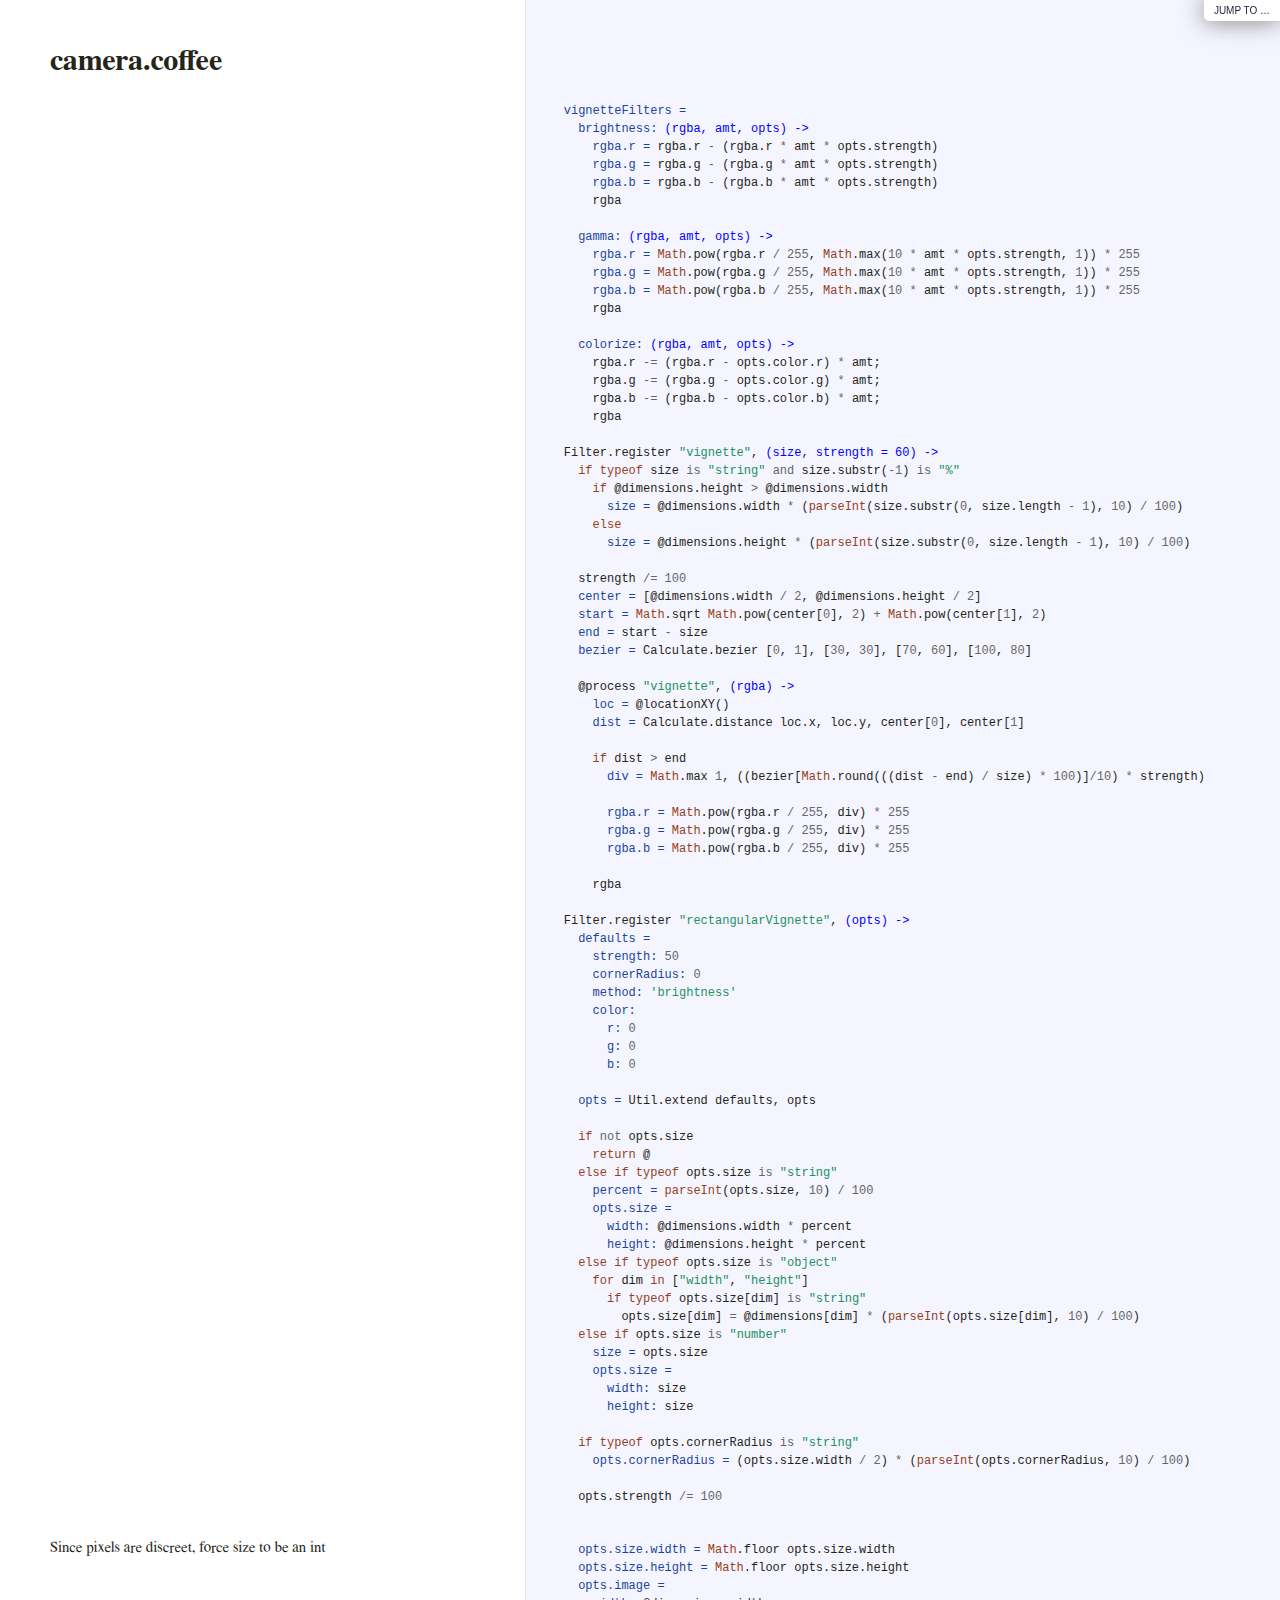
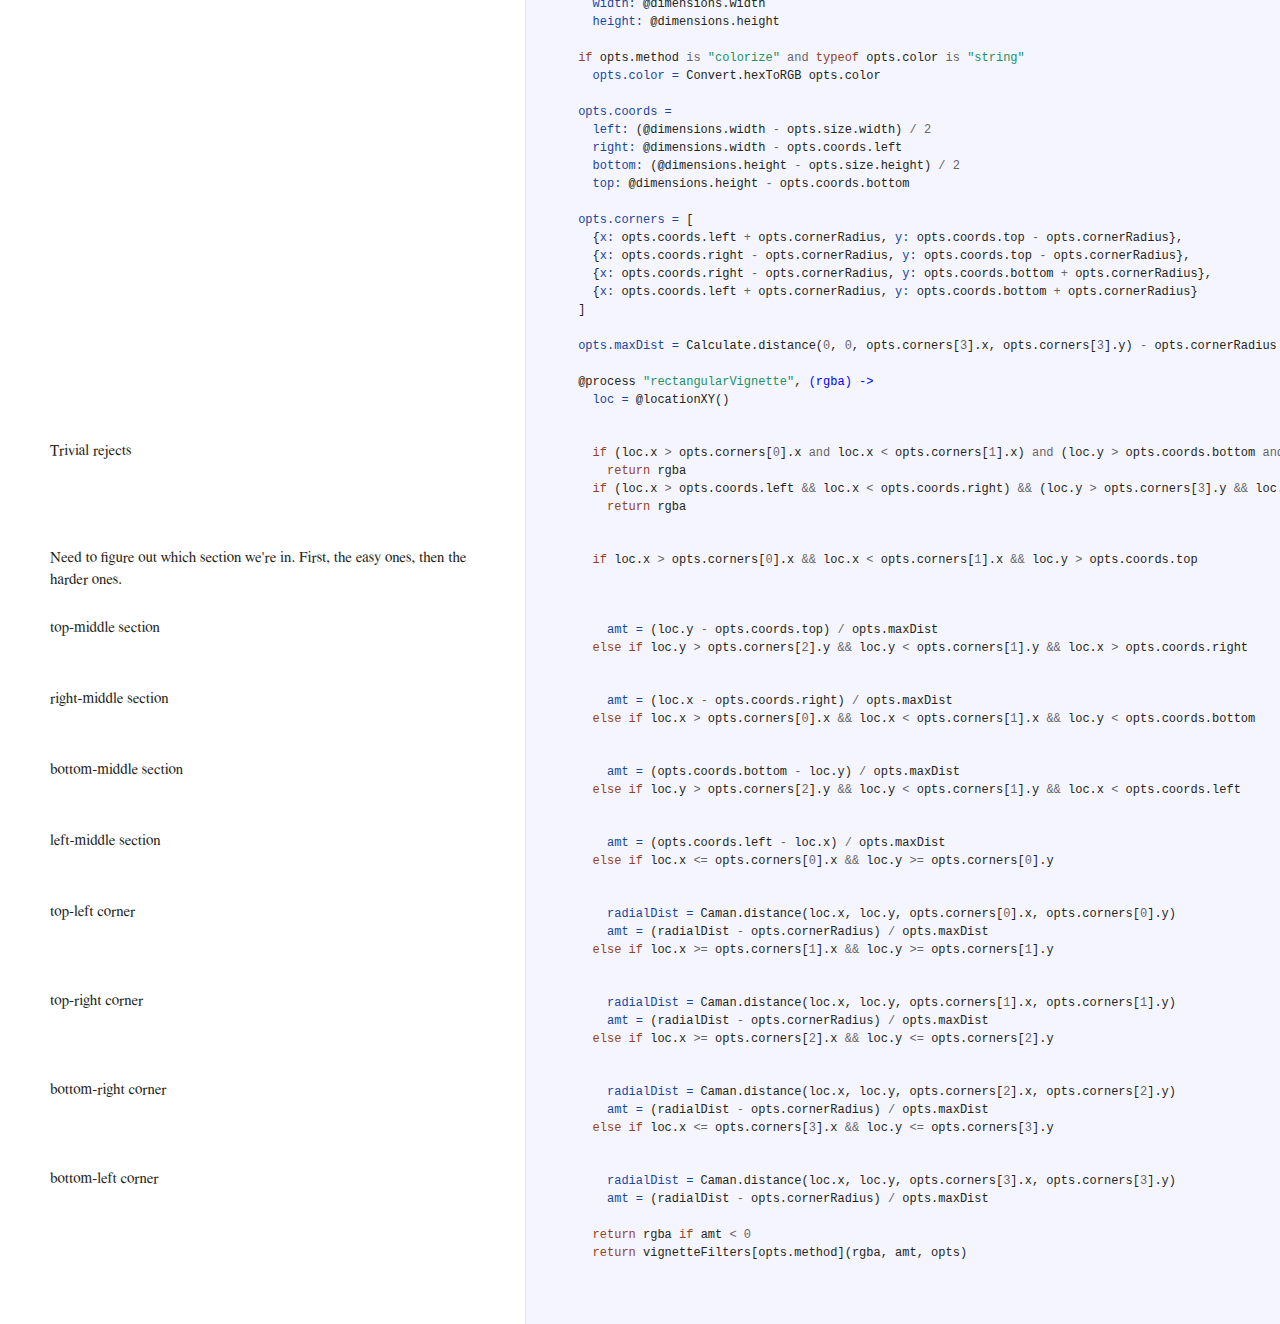
<file: libraries/CamanJS-4.1.1/docs/camera.html>
<!DOCTYPE html>

<html>
<head>
  <title>camera.coffee</title>
  <meta http-equiv="content-type" content="text/html; charset=UTF-8">
  <meta name="viewport" content="width=device-width, target-densitydpi=160dpi, initial-scale=1.0; maximum-scale=1.0; user-scalable=0;">
  <link rel="stylesheet" media="all" href="docco.css" />
</head>
<body>
  <div id="container">
    <div id="background"></div>
    
      <ul id="jump_to">
        <li>
          <a class="large" href="javascript:void(0);">Jump To &hellip;</a>
          <a class="small" href="javascript:void(0);">+</a>
          <div id="jump_wrapper">
          <div id="jump_page">
            
              
              <a class="source" href="analyze.html">
                analyze.coffee
              </a>
            
              
              <a class="source" href="autoload.html">
                autoload.coffee
              </a>
            
              
              <a class="source" href="blender.html">
                blender.coffee
              </a>
            
              
              <a class="source" href="calculate.html">
                calculate.coffee
              </a>
            
              
              <a class="source" href="caman.html">
                caman.coffee
              </a>
            
              
              <a class="source" href="convert.html">
                convert.coffee
              </a>
            
              
              <a class="source" href="event.html">
                event.coffee
              </a>
            
              
              <a class="source" href="filter.html">
                filter.coffee
              </a>
            
              
              <a class="source" href="io.html">
                io.coffee
              </a>
            
              
              <a class="source" href="layer.html">
                layer.coffee
              </a>
            
              
              <a class="source" href="logger.html">
                logger.coffee
              </a>
            
              
              <a class="source" href="pixelinfo.html">
                pixelinfo.coffee
              </a>
            
              
              <a class="source" href="plugin.html">
                plugin.coffee
              </a>
            
              
              <a class="source" href="renderer.html">
                renderer.coffee
              </a>
            
              
              <a class="source" href="store.html">
                store.coffee
              </a>
            
              
              <a class="source" href="util.html">
                util.coffee
              </a>
            
              
              <a class="source" href="blenders.html">
                blenders.coffee
              </a>
            
              
              <a class="source" href="filters.html">
                filters.coffee
              </a>
            
              
              <a class="source" href="size.html">
                size.coffee
              </a>
            
              
              <a class="source" href="blur.html">
                blur.coffee
              </a>
            
              
              <a class="source" href="camera.html">
                camera.coffee
              </a>
            
              
              <a class="source" href="compoundBlur.html">
                compoundBlur.coffee
              </a>
            
              
              <a class="source" href="edges.html">
                edges.coffee
              </a>
            
              
              <a class="source" href="posterize.html">
                posterize.coffee
              </a>
            
              
              <a class="source" href="presets.html">
                presets.coffee
              </a>
            
              
              <a class="source" href="stackBlur.html">
                stackBlur.coffee
              </a>
            
              
              <a class="source" href="threshold.html">
                threshold.coffee
              </a>
            
          </div>
        </li>
      </ul>
    
    <ul class="sections">
        
          <li id="title">
              <div class="annotation">
                  <h1>camera.coffee</h1>
              </div>
          </li>
        
        
        
        <li id="section-1">
            <div class="annotation">
              
              <div class="pilwrap ">
                <a class="pilcrow" href="#section-1">&#182;</a>
              </div>
              
            </div>
            
            <div class="content"><div class="highlight"><pre><span class="nv">vignetteFilters =</span>
  <span class="nv">brightness: </span><span class="nf">(rgba, amt, opts) -&gt;</span>
    <span class="nv">rgba.r = </span><span class="nx">rgba</span><span class="p">.</span><span class="nx">r</span> <span class="o">-</span> <span class="p">(</span><span class="nx">rgba</span><span class="p">.</span><span class="nx">r</span> <span class="o">*</span> <span class="nx">amt</span> <span class="o">*</span> <span class="nx">opts</span><span class="p">.</span><span class="nx">strength</span><span class="p">)</span>
    <span class="nv">rgba.g = </span><span class="nx">rgba</span><span class="p">.</span><span class="nx">g</span> <span class="o">-</span> <span class="p">(</span><span class="nx">rgba</span><span class="p">.</span><span class="nx">g</span> <span class="o">*</span> <span class="nx">amt</span> <span class="o">*</span> <span class="nx">opts</span><span class="p">.</span><span class="nx">strength</span><span class="p">)</span>
    <span class="nv">rgba.b = </span><span class="nx">rgba</span><span class="p">.</span><span class="nx">b</span> <span class="o">-</span> <span class="p">(</span><span class="nx">rgba</span><span class="p">.</span><span class="nx">b</span> <span class="o">*</span> <span class="nx">amt</span> <span class="o">*</span> <span class="nx">opts</span><span class="p">.</span><span class="nx">strength</span><span class="p">)</span>
    <span class="nx">rgba</span>
    
  <span class="nv">gamma: </span><span class="nf">(rgba, amt, opts) -&gt;</span>
    <span class="nv">rgba.r = </span><span class="nb">Math</span><span class="p">.</span><span class="nx">pow</span><span class="p">(</span><span class="nx">rgba</span><span class="p">.</span><span class="nx">r</span> <span class="o">/</span> <span class="mi">255</span><span class="p">,</span> <span class="nb">Math</span><span class="p">.</span><span class="nx">max</span><span class="p">(</span><span class="mi">10</span> <span class="o">*</span> <span class="nx">amt</span> <span class="o">*</span> <span class="nx">opts</span><span class="p">.</span><span class="nx">strength</span><span class="p">,</span> <span class="mi">1</span><span class="p">))</span> <span class="o">*</span> <span class="mi">255</span>
    <span class="nv">rgba.g = </span><span class="nb">Math</span><span class="p">.</span><span class="nx">pow</span><span class="p">(</span><span class="nx">rgba</span><span class="p">.</span><span class="nx">g</span> <span class="o">/</span> <span class="mi">255</span><span class="p">,</span> <span class="nb">Math</span><span class="p">.</span><span class="nx">max</span><span class="p">(</span><span class="mi">10</span> <span class="o">*</span> <span class="nx">amt</span> <span class="o">*</span> <span class="nx">opts</span><span class="p">.</span><span class="nx">strength</span><span class="p">,</span> <span class="mi">1</span><span class="p">))</span> <span class="o">*</span> <span class="mi">255</span>
    <span class="nv">rgba.b = </span><span class="nb">Math</span><span class="p">.</span><span class="nx">pow</span><span class="p">(</span><span class="nx">rgba</span><span class="p">.</span><span class="nx">b</span> <span class="o">/</span> <span class="mi">255</span><span class="p">,</span> <span class="nb">Math</span><span class="p">.</span><span class="nx">max</span><span class="p">(</span><span class="mi">10</span> <span class="o">*</span> <span class="nx">amt</span> <span class="o">*</span> <span class="nx">opts</span><span class="p">.</span><span class="nx">strength</span><span class="p">,</span> <span class="mi">1</span><span class="p">))</span> <span class="o">*</span> <span class="mi">255</span>
    <span class="nx">rgba</span>
    
  <span class="nv">colorize: </span><span class="nf">(rgba, amt, opts) -&gt;</span>
    <span class="nx">rgba</span><span class="p">.</span><span class="nx">r</span> <span class="o">-=</span> <span class="p">(</span><span class="nx">rgba</span><span class="p">.</span><span class="nx">r</span> <span class="o">-</span> <span class="nx">opts</span><span class="p">.</span><span class="nx">color</span><span class="p">.</span><span class="nx">r</span><span class="p">)</span> <span class="o">*</span> <span class="nx">amt</span><span class="p">;</span>
    <span class="nx">rgba</span><span class="p">.</span><span class="nx">g</span> <span class="o">-=</span> <span class="p">(</span><span class="nx">rgba</span><span class="p">.</span><span class="nx">g</span> <span class="o">-</span> <span class="nx">opts</span><span class="p">.</span><span class="nx">color</span><span class="p">.</span><span class="nx">g</span><span class="p">)</span> <span class="o">*</span> <span class="nx">amt</span><span class="p">;</span>
    <span class="nx">rgba</span><span class="p">.</span><span class="nx">b</span> <span class="o">-=</span> <span class="p">(</span><span class="nx">rgba</span><span class="p">.</span><span class="nx">b</span> <span class="o">-</span> <span class="nx">opts</span><span class="p">.</span><span class="nx">color</span><span class="p">.</span><span class="nx">b</span><span class="p">)</span> <span class="o">*</span> <span class="nx">amt</span><span class="p">;</span>
    <span class="nx">rgba</span>

<span class="nx">Filter</span><span class="p">.</span><span class="nx">register</span> <span class="s">&quot;vignette&quot;</span><span class="p">,</span> <span class="nf">(size, strength = 60) -&gt;</span>
  <span class="k">if</span> <span class="k">typeof</span> <span class="nx">size</span> <span class="o">is</span> <span class="s">&quot;string&quot;</span> <span class="o">and</span> <span class="nx">size</span><span class="p">.</span><span class="nx">substr</span><span class="p">(</span><span class="o">-</span><span class="mi">1</span><span class="p">)</span> <span class="o">is</span> <span class="s">&quot;%&quot;</span>
    <span class="k">if</span> <span class="nx">@dimensions</span><span class="p">.</span><span class="nx">height</span> <span class="o">&gt;</span> <span class="nx">@dimensions</span><span class="p">.</span><span class="nx">width</span>
      <span class="nv">size = </span><span class="nx">@dimensions</span><span class="p">.</span><span class="nx">width</span> <span class="o">*</span> <span class="p">(</span><span class="nb">parseInt</span><span class="p">(</span><span class="nx">size</span><span class="p">.</span><span class="nx">substr</span><span class="p">(</span><span class="mi">0</span><span class="p">,</span> <span class="nx">size</span><span class="p">.</span><span class="nx">length</span> <span class="o">-</span> <span class="mi">1</span><span class="p">),</span> <span class="mi">10</span><span class="p">)</span> <span class="o">/</span> <span class="mi">100</span><span class="p">)</span>
    <span class="k">else</span>
      <span class="nv">size = </span><span class="nx">@dimensions</span><span class="p">.</span><span class="nx">height</span> <span class="o">*</span> <span class="p">(</span><span class="nb">parseInt</span><span class="p">(</span><span class="nx">size</span><span class="p">.</span><span class="nx">substr</span><span class="p">(</span><span class="mi">0</span><span class="p">,</span> <span class="nx">size</span><span class="p">.</span><span class="nx">length</span> <span class="o">-</span> <span class="mi">1</span><span class="p">),</span> <span class="mi">10</span><span class="p">)</span> <span class="o">/</span> <span class="mi">100</span><span class="p">)</span>

  <span class="nx">strength</span> <span class="o">/=</span> <span class="mi">100</span>
  <span class="nv">center = </span><span class="p">[</span><span class="nx">@dimensions</span><span class="p">.</span><span class="nx">width</span> <span class="o">/</span> <span class="mi">2</span><span class="p">,</span> <span class="nx">@dimensions</span><span class="p">.</span><span class="nx">height</span> <span class="o">/</span> <span class="mi">2</span><span class="p">]</span>
  <span class="nv">start = </span><span class="nb">Math</span><span class="p">.</span><span class="nx">sqrt</span> <span class="nb">Math</span><span class="p">.</span><span class="nx">pow</span><span class="p">(</span><span class="nx">center</span><span class="p">[</span><span class="mi">0</span><span class="p">],</span> <span class="mi">2</span><span class="p">)</span> <span class="o">+</span> <span class="nb">Math</span><span class="p">.</span><span class="nx">pow</span><span class="p">(</span><span class="nx">center</span><span class="p">[</span><span class="mi">1</span><span class="p">],</span> <span class="mi">2</span><span class="p">)</span>
  <span class="nv">end = </span><span class="nx">start</span> <span class="o">-</span> <span class="nx">size</span>
  <span class="nv">bezier = </span><span class="nx">Calculate</span><span class="p">.</span><span class="nx">bezier</span> <span class="p">[</span><span class="mi">0</span><span class="p">,</span> <span class="mi">1</span><span class="p">],</span> <span class="p">[</span><span class="mi">30</span><span class="p">,</span> <span class="mi">30</span><span class="p">],</span> <span class="p">[</span><span class="mi">70</span><span class="p">,</span> <span class="mi">60</span><span class="p">],</span> <span class="p">[</span><span class="mi">100</span><span class="p">,</span> <span class="mi">80</span><span class="p">]</span>

  <span class="nx">@process</span> <span class="s">&quot;vignette&quot;</span><span class="p">,</span> <span class="nf">(rgba) -&gt;</span>
    <span class="nv">loc = </span><span class="nx">@locationXY</span><span class="p">()</span>
    <span class="nv">dist = </span><span class="nx">Calculate</span><span class="p">.</span><span class="nx">distance</span> <span class="nx">loc</span><span class="p">.</span><span class="nx">x</span><span class="p">,</span> <span class="nx">loc</span><span class="p">.</span><span class="nx">y</span><span class="p">,</span> <span class="nx">center</span><span class="p">[</span><span class="mi">0</span><span class="p">],</span> <span class="nx">center</span><span class="p">[</span><span class="mi">1</span><span class="p">]</span>

    <span class="k">if</span> <span class="nx">dist</span> <span class="o">&gt;</span> <span class="nx">end</span>
      <span class="nv">div = </span><span class="nb">Math</span><span class="p">.</span><span class="nx">max</span> <span class="mi">1</span><span class="p">,</span> <span class="p">((</span><span class="nx">bezier</span><span class="p">[</span><span class="nb">Math</span><span class="p">.</span><span class="nx">round</span><span class="p">(((</span><span class="nx">dist</span> <span class="o">-</span> <span class="nx">end</span><span class="p">)</span> <span class="o">/</span> <span class="nx">size</span><span class="p">)</span> <span class="o">*</span> <span class="mi">100</span><span class="p">)]</span><span class="o">/</span><span class="mi">10</span><span class="p">)</span> <span class="o">*</span> <span class="nx">strength</span><span class="p">)</span>

      <span class="nv">rgba.r = </span><span class="nb">Math</span><span class="p">.</span><span class="nx">pow</span><span class="p">(</span><span class="nx">rgba</span><span class="p">.</span><span class="nx">r</span> <span class="o">/</span> <span class="mi">255</span><span class="p">,</span> <span class="nx">div</span><span class="p">)</span> <span class="o">*</span> <span class="mi">255</span>
      <span class="nv">rgba.g = </span><span class="nb">Math</span><span class="p">.</span><span class="nx">pow</span><span class="p">(</span><span class="nx">rgba</span><span class="p">.</span><span class="nx">g</span> <span class="o">/</span> <span class="mi">255</span><span class="p">,</span> <span class="nx">div</span><span class="p">)</span> <span class="o">*</span> <span class="mi">255</span>
      <span class="nv">rgba.b = </span><span class="nb">Math</span><span class="p">.</span><span class="nx">pow</span><span class="p">(</span><span class="nx">rgba</span><span class="p">.</span><span class="nx">b</span> <span class="o">/</span> <span class="mi">255</span><span class="p">,</span> <span class="nx">div</span><span class="p">)</span> <span class="o">*</span> <span class="mi">255</span>

    <span class="nx">rgba</span>

<span class="nx">Filter</span><span class="p">.</span><span class="nx">register</span> <span class="s">&quot;rectangularVignette&quot;</span><span class="p">,</span> <span class="nf">(opts) -&gt;</span>
  <span class="nv">defaults =</span>
    <span class="nv">strength: </span><span class="mi">50</span>
    <span class="nv">cornerRadius: </span><span class="mi">0</span>
    <span class="nv">method: </span><span class="s">&#39;brightness&#39;</span>
    <span class="nv">color:</span>
      <span class="nv">r: </span><span class="mi">0</span>
      <span class="nv">g: </span><span class="mi">0</span>
      <span class="nv">b: </span><span class="mi">0</span>

  <span class="nv">opts = </span><span class="nx">Util</span><span class="p">.</span><span class="nx">extend</span> <span class="nx">defaults</span><span class="p">,</span> <span class="nx">opts</span>

  <span class="k">if</span> <span class="o">not</span> <span class="nx">opts</span><span class="p">.</span><span class="nx">size</span>
    <span class="k">return</span> <span class="nx">@</span>
  <span class="k">else</span> <span class="k">if</span> <span class="k">typeof</span> <span class="nx">opts</span><span class="p">.</span><span class="nx">size</span> <span class="o">is</span> <span class="s">&quot;string&quot;</span>
    <span class="nv">percent = </span><span class="nb">parseInt</span><span class="p">(</span><span class="nx">opts</span><span class="p">.</span><span class="nx">size</span><span class="p">,</span> <span class="mi">10</span><span class="p">)</span> <span class="o">/</span> <span class="mi">100</span>
    <span class="nv">opts.size =</span>
      <span class="nv">width: </span><span class="nx">@dimensions</span><span class="p">.</span><span class="nx">width</span> <span class="o">*</span> <span class="nx">percent</span>
      <span class="nv">height: </span><span class="nx">@dimensions</span><span class="p">.</span><span class="nx">height</span> <span class="o">*</span> <span class="nx">percent</span>
  <span class="k">else</span> <span class="k">if</span> <span class="k">typeof</span> <span class="nx">opts</span><span class="p">.</span><span class="nx">size</span> <span class="o">is</span> <span class="s">&quot;object&quot;</span>
    <span class="k">for</span> <span class="nx">dim</span> <span class="k">in</span> <span class="p">[</span><span class="s">&quot;width&quot;</span><span class="p">,</span> <span class="s">&quot;height&quot;</span><span class="p">]</span>
      <span class="k">if</span> <span class="k">typeof</span> <span class="nx">opts</span><span class="p">.</span><span class="nx">size</span><span class="p">[</span><span class="nx">dim</span><span class="p">]</span> <span class="o">is</span> <span class="s">&quot;string&quot;</span>
        <span class="nx">opts</span><span class="p">.</span><span class="nx">size</span><span class="p">[</span><span class="nx">dim</span><span class="p">]</span> <span class="o">=</span> <span class="nx">@dimensions</span><span class="p">[</span><span class="nx">dim</span><span class="p">]</span> <span class="o">*</span> <span class="p">(</span><span class="nb">parseInt</span><span class="p">(</span><span class="nx">opts</span><span class="p">.</span><span class="nx">size</span><span class="p">[</span><span class="nx">dim</span><span class="p">],</span> <span class="mi">10</span><span class="p">)</span> <span class="o">/</span> <span class="mi">100</span><span class="p">)</span>
  <span class="k">else</span> <span class="k">if</span> <span class="nx">opts</span><span class="p">.</span><span class="nx">size</span> <span class="o">is</span> <span class="s">&quot;number&quot;</span>
    <span class="nv">size = </span><span class="nx">opts</span><span class="p">.</span><span class="nx">size</span>
    <span class="nv">opts.size =</span>
      <span class="nv">width: </span><span class="nx">size</span>
      <span class="nv">height: </span><span class="nx">size</span>

  <span class="k">if</span> <span class="k">typeof</span> <span class="nx">opts</span><span class="p">.</span><span class="nx">cornerRadius</span> <span class="o">is</span> <span class="s">&quot;string&quot;</span>
    <span class="nv">opts.cornerRadius = </span><span class="p">(</span><span class="nx">opts</span><span class="p">.</span><span class="nx">size</span><span class="p">.</span><span class="nx">width</span> <span class="o">/</span> <span class="mi">2</span><span class="p">)</span> <span class="o">*</span> <span class="p">(</span><span class="nb">parseInt</span><span class="p">(</span><span class="nx">opts</span><span class="p">.</span><span class="nx">cornerRadius</span><span class="p">,</span> <span class="mi">10</span><span class="p">)</span> <span class="o">/</span> <span class="mi">100</span><span class="p">)</span>

  <span class="nx">opts</span><span class="p">.</span><span class="nx">strength</span> <span class="o">/=</span> <span class="mi">100</span></pre></div></div>
            
        </li>
        
        
        <li id="section-2">
            <div class="annotation">
              
              <div class="pilwrap ">
                <a class="pilcrow" href="#section-2">&#182;</a>
              </div>
              
<p>Since pixels are discreet, force size to be an int</p>

            </div>
            
            <div class="content"><div class="highlight"><pre>  <span class="nv">opts.size.width = </span><span class="nb">Math</span><span class="p">.</span><span class="nx">floor</span> <span class="nx">opts</span><span class="p">.</span><span class="nx">size</span><span class="p">.</span><span class="nx">width</span>
  <span class="nv">opts.size.height = </span><span class="nb">Math</span><span class="p">.</span><span class="nx">floor</span> <span class="nx">opts</span><span class="p">.</span><span class="nx">size</span><span class="p">.</span><span class="nx">height</span>
  <span class="nv">opts.image =</span>
    <span class="nv">width: </span><span class="nx">@dimensions</span><span class="p">.</span><span class="nx">width</span>
    <span class="nv">height: </span><span class="nx">@dimensions</span><span class="p">.</span><span class="nx">height</span>

  <span class="k">if</span> <span class="nx">opts</span><span class="p">.</span><span class="nx">method</span> <span class="o">is</span> <span class="s">&quot;colorize&quot;</span> <span class="o">and</span> <span class="k">typeof</span> <span class="nx">opts</span><span class="p">.</span><span class="nx">color</span> <span class="o">is</span> <span class="s">&quot;string&quot;</span>
    <span class="nv">opts.color = </span><span class="nx">Convert</span><span class="p">.</span><span class="nx">hexToRGB</span> <span class="nx">opts</span><span class="p">.</span><span class="nx">color</span>

  <span class="nv">opts.coords =</span>
    <span class="nv">left: </span><span class="p">(</span><span class="nx">@dimensions</span><span class="p">.</span><span class="nx">width</span> <span class="o">-</span> <span class="nx">opts</span><span class="p">.</span><span class="nx">size</span><span class="p">.</span><span class="nx">width</span><span class="p">)</span> <span class="o">/</span> <span class="mi">2</span>
    <span class="nv">right: </span><span class="nx">@dimensions</span><span class="p">.</span><span class="nx">width</span> <span class="o">-</span> <span class="nx">opts</span><span class="p">.</span><span class="nx">coords</span><span class="p">.</span><span class="nx">left</span>
    <span class="nv">bottom: </span><span class="p">(</span><span class="nx">@dimensions</span><span class="p">.</span><span class="nx">height</span> <span class="o">-</span> <span class="nx">opts</span><span class="p">.</span><span class="nx">size</span><span class="p">.</span><span class="nx">height</span><span class="p">)</span> <span class="o">/</span> <span class="mi">2</span>
    <span class="nv">top: </span><span class="nx">@dimensions</span><span class="p">.</span><span class="nx">height</span> <span class="o">-</span> <span class="nx">opts</span><span class="p">.</span><span class="nx">coords</span><span class="p">.</span><span class="nx">bottom</span>

  <span class="nv">opts.corners = </span><span class="p">[</span>
    <span class="p">{</span><span class="nv">x: </span><span class="nx">opts</span><span class="p">.</span><span class="nx">coords</span><span class="p">.</span><span class="nx">left</span> <span class="o">+</span> <span class="nx">opts</span><span class="p">.</span><span class="nx">cornerRadius</span><span class="p">,</span> <span class="nv">y: </span><span class="nx">opts</span><span class="p">.</span><span class="nx">coords</span><span class="p">.</span><span class="nx">top</span> <span class="o">-</span> <span class="nx">opts</span><span class="p">.</span><span class="nx">cornerRadius</span><span class="p">},</span>
    <span class="p">{</span><span class="nv">x: </span><span class="nx">opts</span><span class="p">.</span><span class="nx">coords</span><span class="p">.</span><span class="nx">right</span> <span class="o">-</span> <span class="nx">opts</span><span class="p">.</span><span class="nx">cornerRadius</span><span class="p">,</span> <span class="nv">y: </span><span class="nx">opts</span><span class="p">.</span><span class="nx">coords</span><span class="p">.</span><span class="nx">top</span> <span class="o">-</span> <span class="nx">opts</span><span class="p">.</span><span class="nx">cornerRadius</span><span class="p">},</span>
    <span class="p">{</span><span class="nv">x: </span><span class="nx">opts</span><span class="p">.</span><span class="nx">coords</span><span class="p">.</span><span class="nx">right</span> <span class="o">-</span> <span class="nx">opts</span><span class="p">.</span><span class="nx">cornerRadius</span><span class="p">,</span> <span class="nv">y: </span><span class="nx">opts</span><span class="p">.</span><span class="nx">coords</span><span class="p">.</span><span class="nx">bottom</span> <span class="o">+</span> <span class="nx">opts</span><span class="p">.</span><span class="nx">cornerRadius</span><span class="p">},</span>
    <span class="p">{</span><span class="nv">x: </span><span class="nx">opts</span><span class="p">.</span><span class="nx">coords</span><span class="p">.</span><span class="nx">left</span> <span class="o">+</span> <span class="nx">opts</span><span class="p">.</span><span class="nx">cornerRadius</span><span class="p">,</span> <span class="nv">y: </span><span class="nx">opts</span><span class="p">.</span><span class="nx">coords</span><span class="p">.</span><span class="nx">bottom</span> <span class="o">+</span> <span class="nx">opts</span><span class="p">.</span><span class="nx">cornerRadius</span><span class="p">}</span>
  <span class="p">]</span>

  <span class="nv">opts.maxDist = </span><span class="nx">Calculate</span><span class="p">.</span><span class="nx">distance</span><span class="p">(</span><span class="mi">0</span><span class="p">,</span> <span class="mi">0</span><span class="p">,</span> <span class="nx">opts</span><span class="p">.</span><span class="nx">corners</span><span class="p">[</span><span class="mi">3</span><span class="p">].</span><span class="nx">x</span><span class="p">,</span> <span class="nx">opts</span><span class="p">.</span><span class="nx">corners</span><span class="p">[</span><span class="mi">3</span><span class="p">].</span><span class="nx">y</span><span class="p">)</span> <span class="o">-</span> <span class="nx">opts</span><span class="p">.</span><span class="nx">cornerRadius</span>

  <span class="nx">@process</span> <span class="s">&quot;rectangularVignette&quot;</span><span class="p">,</span> <span class="nf">(rgba) -&gt;</span>
    <span class="nv">loc = </span><span class="nx">@locationXY</span><span class="p">()</span></pre></div></div>
            
        </li>
        
        
        <li id="section-3">
            <div class="annotation">
              
              <div class="pilwrap ">
                <a class="pilcrow" href="#section-3">&#182;</a>
              </div>
              
<p>Trivial rejects</p>

            </div>
            
            <div class="content"><div class="highlight"><pre>    <span class="k">if</span> <span class="p">(</span><span class="nx">loc</span><span class="p">.</span><span class="nx">x</span> <span class="o">&gt;</span> <span class="nx">opts</span><span class="p">.</span><span class="nx">corners</span><span class="p">[</span><span class="mi">0</span><span class="p">].</span><span class="nx">x</span> <span class="o">and</span> <span class="nx">loc</span><span class="p">.</span><span class="nx">x</span> <span class="o">&lt;</span> <span class="nx">opts</span><span class="p">.</span><span class="nx">corners</span><span class="p">[</span><span class="mi">1</span><span class="p">].</span><span class="nx">x</span><span class="p">)</span> <span class="o">and</span> <span class="p">(</span><span class="nx">loc</span><span class="p">.</span><span class="nx">y</span> <span class="o">&gt;</span> <span class="nx">opts</span><span class="p">.</span><span class="nx">coords</span><span class="p">.</span><span class="nx">bottom</span> <span class="o">and</span> <span class="nx">loc</span><span class="p">.</span><span class="nx">y</span> <span class="o">&lt;</span> <span class="nx">opts</span><span class="p">.</span><span class="nx">coords</span><span class="p">.</span><span class="nx">top</span><span class="p">)</span>
      <span class="k">return</span> <span class="nx">rgba</span>
    <span class="k">if</span> <span class="p">(</span><span class="nx">loc</span><span class="p">.</span><span class="nx">x</span> <span class="o">&gt;</span> <span class="nx">opts</span><span class="p">.</span><span class="nx">coords</span><span class="p">.</span><span class="nx">left</span> <span class="o">&amp;&amp;</span> <span class="nx">loc</span><span class="p">.</span><span class="nx">x</span> <span class="o">&lt;</span> <span class="nx">opts</span><span class="p">.</span><span class="nx">coords</span><span class="p">.</span><span class="nx">right</span><span class="p">)</span> <span class="o">&amp;&amp;</span> <span class="p">(</span><span class="nx">loc</span><span class="p">.</span><span class="nx">y</span> <span class="o">&gt;</span> <span class="nx">opts</span><span class="p">.</span><span class="nx">corners</span><span class="p">[</span><span class="mi">3</span><span class="p">].</span><span class="nx">y</span> <span class="o">&amp;&amp;</span> <span class="nx">loc</span><span class="p">.</span><span class="nx">y</span> <span class="o">&lt;</span> <span class="nx">opts</span><span class="p">.</span><span class="nx">corners</span><span class="p">[</span><span class="mi">2</span><span class="p">].</span><span class="nx">y</span><span class="p">)</span>
      <span class="k">return</span> <span class="nx">rgba</span></pre></div></div>
            
        </li>
        
        
        <li id="section-4">
            <div class="annotation">
              
              <div class="pilwrap ">
                <a class="pilcrow" href="#section-4">&#182;</a>
              </div>
              
<p>Need to figure out which section we&#39;re in. First, the easy ones, then the harder ones.</p>

            </div>
            
            <div class="content"><div class="highlight"><pre>    <span class="k">if</span> <span class="nx">loc</span><span class="p">.</span><span class="nx">x</span> <span class="o">&gt;</span> <span class="nx">opts</span><span class="p">.</span><span class="nx">corners</span><span class="p">[</span><span class="mi">0</span><span class="p">].</span><span class="nx">x</span> <span class="o">&amp;&amp;</span> <span class="nx">loc</span><span class="p">.</span><span class="nx">x</span> <span class="o">&lt;</span> <span class="nx">opts</span><span class="p">.</span><span class="nx">corners</span><span class="p">[</span><span class="mi">1</span><span class="p">].</span><span class="nx">x</span> <span class="o">&amp;&amp;</span> <span class="nx">loc</span><span class="p">.</span><span class="nx">y</span> <span class="o">&gt;</span> <span class="nx">opts</span><span class="p">.</span><span class="nx">coords</span><span class="p">.</span><span class="nx">top</span></pre></div></div>
            
        </li>
        
        
        <li id="section-5">
            <div class="annotation">
              
              <div class="pilwrap ">
                <a class="pilcrow" href="#section-5">&#182;</a>
              </div>
              
<p>top-middle section</p>

            </div>
            
            <div class="content"><div class="highlight"><pre>      <span class="nv">amt = </span><span class="p">(</span><span class="nx">loc</span><span class="p">.</span><span class="nx">y</span> <span class="o">-</span> <span class="nx">opts</span><span class="p">.</span><span class="nx">coords</span><span class="p">.</span><span class="nx">top</span><span class="p">)</span> <span class="o">/</span> <span class="nx">opts</span><span class="p">.</span><span class="nx">maxDist</span>
    <span class="k">else</span> <span class="k">if</span> <span class="nx">loc</span><span class="p">.</span><span class="nx">y</span> <span class="o">&gt;</span> <span class="nx">opts</span><span class="p">.</span><span class="nx">corners</span><span class="p">[</span><span class="mi">2</span><span class="p">].</span><span class="nx">y</span> <span class="o">&amp;&amp;</span> <span class="nx">loc</span><span class="p">.</span><span class="nx">y</span> <span class="o">&lt;</span> <span class="nx">opts</span><span class="p">.</span><span class="nx">corners</span><span class="p">[</span><span class="mi">1</span><span class="p">].</span><span class="nx">y</span> <span class="o">&amp;&amp;</span> <span class="nx">loc</span><span class="p">.</span><span class="nx">x</span> <span class="o">&gt;</span> <span class="nx">opts</span><span class="p">.</span><span class="nx">coords</span><span class="p">.</span><span class="nx">right</span></pre></div></div>
            
        </li>
        
        
        <li id="section-6">
            <div class="annotation">
              
              <div class="pilwrap ">
                <a class="pilcrow" href="#section-6">&#182;</a>
              </div>
              
<p>right-middle section</p>

            </div>
            
            <div class="content"><div class="highlight"><pre>      <span class="nv">amt = </span><span class="p">(</span><span class="nx">loc</span><span class="p">.</span><span class="nx">x</span> <span class="o">-</span> <span class="nx">opts</span><span class="p">.</span><span class="nx">coords</span><span class="p">.</span><span class="nx">right</span><span class="p">)</span> <span class="o">/</span> <span class="nx">opts</span><span class="p">.</span><span class="nx">maxDist</span>
    <span class="k">else</span> <span class="k">if</span> <span class="nx">loc</span><span class="p">.</span><span class="nx">x</span> <span class="o">&gt;</span> <span class="nx">opts</span><span class="p">.</span><span class="nx">corners</span><span class="p">[</span><span class="mi">0</span><span class="p">].</span><span class="nx">x</span> <span class="o">&amp;&amp;</span> <span class="nx">loc</span><span class="p">.</span><span class="nx">x</span> <span class="o">&lt;</span> <span class="nx">opts</span><span class="p">.</span><span class="nx">corners</span><span class="p">[</span><span class="mi">1</span><span class="p">].</span><span class="nx">x</span> <span class="o">&amp;&amp;</span> <span class="nx">loc</span><span class="p">.</span><span class="nx">y</span> <span class="o">&lt;</span> <span class="nx">opts</span><span class="p">.</span><span class="nx">coords</span><span class="p">.</span><span class="nx">bottom</span></pre></div></div>
            
        </li>
        
        
        <li id="section-7">
            <div class="annotation">
              
              <div class="pilwrap ">
                <a class="pilcrow" href="#section-7">&#182;</a>
              </div>
              
<p>bottom-middle section</p>

            </div>
            
            <div class="content"><div class="highlight"><pre>      <span class="nv">amt = </span><span class="p">(</span><span class="nx">opts</span><span class="p">.</span><span class="nx">coords</span><span class="p">.</span><span class="nx">bottom</span> <span class="o">-</span> <span class="nx">loc</span><span class="p">.</span><span class="nx">y</span><span class="p">)</span> <span class="o">/</span> <span class="nx">opts</span><span class="p">.</span><span class="nx">maxDist</span>
    <span class="k">else</span> <span class="k">if</span> <span class="nx">loc</span><span class="p">.</span><span class="nx">y</span> <span class="o">&gt;</span> <span class="nx">opts</span><span class="p">.</span><span class="nx">corners</span><span class="p">[</span><span class="mi">2</span><span class="p">].</span><span class="nx">y</span> <span class="o">&amp;&amp;</span> <span class="nx">loc</span><span class="p">.</span><span class="nx">y</span> <span class="o">&lt;</span> <span class="nx">opts</span><span class="p">.</span><span class="nx">corners</span><span class="p">[</span><span class="mi">1</span><span class="p">].</span><span class="nx">y</span> <span class="o">&amp;&amp;</span> <span class="nx">loc</span><span class="p">.</span><span class="nx">x</span> <span class="o">&lt;</span> <span class="nx">opts</span><span class="p">.</span><span class="nx">coords</span><span class="p">.</span><span class="nx">left</span></pre></div></div>
            
        </li>
        
        
        <li id="section-8">
            <div class="annotation">
              
              <div class="pilwrap ">
                <a class="pilcrow" href="#section-8">&#182;</a>
              </div>
              
<p>left-middle section</p>

            </div>
            
            <div class="content"><div class="highlight"><pre>      <span class="nv">amt = </span><span class="p">(</span><span class="nx">opts</span><span class="p">.</span><span class="nx">coords</span><span class="p">.</span><span class="nx">left</span> <span class="o">-</span> <span class="nx">loc</span><span class="p">.</span><span class="nx">x</span><span class="p">)</span> <span class="o">/</span> <span class="nx">opts</span><span class="p">.</span><span class="nx">maxDist</span>
    <span class="k">else</span> <span class="k">if</span> <span class="nx">loc</span><span class="p">.</span><span class="nx">x</span> <span class="o">&lt;=</span> <span class="nx">opts</span><span class="p">.</span><span class="nx">corners</span><span class="p">[</span><span class="mi">0</span><span class="p">].</span><span class="nx">x</span> <span class="o">&amp;&amp;</span> <span class="nx">loc</span><span class="p">.</span><span class="nx">y</span> <span class="o">&gt;=</span> <span class="nx">opts</span><span class="p">.</span><span class="nx">corners</span><span class="p">[</span><span class="mi">0</span><span class="p">].</span><span class="nx">y</span></pre></div></div>
            
        </li>
        
        
        <li id="section-9">
            <div class="annotation">
              
              <div class="pilwrap ">
                <a class="pilcrow" href="#section-9">&#182;</a>
              </div>
              
<p>top-left corner</p>

            </div>
            
            <div class="content"><div class="highlight"><pre>      <span class="nv">radialDist = </span><span class="nx">Caman</span><span class="p">.</span><span class="nx">distance</span><span class="p">(</span><span class="nx">loc</span><span class="p">.</span><span class="nx">x</span><span class="p">,</span> <span class="nx">loc</span><span class="p">.</span><span class="nx">y</span><span class="p">,</span> <span class="nx">opts</span><span class="p">.</span><span class="nx">corners</span><span class="p">[</span><span class="mi">0</span><span class="p">].</span><span class="nx">x</span><span class="p">,</span> <span class="nx">opts</span><span class="p">.</span><span class="nx">corners</span><span class="p">[</span><span class="mi">0</span><span class="p">].</span><span class="nx">y</span><span class="p">)</span>
      <span class="nv">amt = </span><span class="p">(</span><span class="nx">radialDist</span> <span class="o">-</span> <span class="nx">opts</span><span class="p">.</span><span class="nx">cornerRadius</span><span class="p">)</span> <span class="o">/</span> <span class="nx">opts</span><span class="p">.</span><span class="nx">maxDist</span>
    <span class="k">else</span> <span class="k">if</span> <span class="nx">loc</span><span class="p">.</span><span class="nx">x</span> <span class="o">&gt;=</span> <span class="nx">opts</span><span class="p">.</span><span class="nx">corners</span><span class="p">[</span><span class="mi">1</span><span class="p">].</span><span class="nx">x</span> <span class="o">&amp;&amp;</span> <span class="nx">loc</span><span class="p">.</span><span class="nx">y</span> <span class="o">&gt;=</span> <span class="nx">opts</span><span class="p">.</span><span class="nx">corners</span><span class="p">[</span><span class="mi">1</span><span class="p">].</span><span class="nx">y</span></pre></div></div>
            
        </li>
        
        
        <li id="section-10">
            <div class="annotation">
              
              <div class="pilwrap ">
                <a class="pilcrow" href="#section-10">&#182;</a>
              </div>
              
<p>top-right corner</p>

            </div>
            
            <div class="content"><div class="highlight"><pre>      <span class="nv">radialDist = </span><span class="nx">Caman</span><span class="p">.</span><span class="nx">distance</span><span class="p">(</span><span class="nx">loc</span><span class="p">.</span><span class="nx">x</span><span class="p">,</span> <span class="nx">loc</span><span class="p">.</span><span class="nx">y</span><span class="p">,</span> <span class="nx">opts</span><span class="p">.</span><span class="nx">corners</span><span class="p">[</span><span class="mi">1</span><span class="p">].</span><span class="nx">x</span><span class="p">,</span> <span class="nx">opts</span><span class="p">.</span><span class="nx">corners</span><span class="p">[</span><span class="mi">1</span><span class="p">].</span><span class="nx">y</span><span class="p">)</span>
      <span class="nv">amt = </span><span class="p">(</span><span class="nx">radialDist</span> <span class="o">-</span> <span class="nx">opts</span><span class="p">.</span><span class="nx">cornerRadius</span><span class="p">)</span> <span class="o">/</span> <span class="nx">opts</span><span class="p">.</span><span class="nx">maxDist</span>
    <span class="k">else</span> <span class="k">if</span> <span class="nx">loc</span><span class="p">.</span><span class="nx">x</span> <span class="o">&gt;=</span> <span class="nx">opts</span><span class="p">.</span><span class="nx">corners</span><span class="p">[</span><span class="mi">2</span><span class="p">].</span><span class="nx">x</span> <span class="o">&amp;&amp;</span> <span class="nx">loc</span><span class="p">.</span><span class="nx">y</span> <span class="o">&lt;=</span> <span class="nx">opts</span><span class="p">.</span><span class="nx">corners</span><span class="p">[</span><span class="mi">2</span><span class="p">].</span><span class="nx">y</span></pre></div></div>
            
        </li>
        
        
        <li id="section-11">
            <div class="annotation">
              
              <div class="pilwrap ">
                <a class="pilcrow" href="#section-11">&#182;</a>
              </div>
              
<p>bottom-right corner</p>

            </div>
            
            <div class="content"><div class="highlight"><pre>      <span class="nv">radialDist = </span><span class="nx">Caman</span><span class="p">.</span><span class="nx">distance</span><span class="p">(</span><span class="nx">loc</span><span class="p">.</span><span class="nx">x</span><span class="p">,</span> <span class="nx">loc</span><span class="p">.</span><span class="nx">y</span><span class="p">,</span> <span class="nx">opts</span><span class="p">.</span><span class="nx">corners</span><span class="p">[</span><span class="mi">2</span><span class="p">].</span><span class="nx">x</span><span class="p">,</span> <span class="nx">opts</span><span class="p">.</span><span class="nx">corners</span><span class="p">[</span><span class="mi">2</span><span class="p">].</span><span class="nx">y</span><span class="p">)</span>
      <span class="nv">amt = </span><span class="p">(</span><span class="nx">radialDist</span> <span class="o">-</span> <span class="nx">opts</span><span class="p">.</span><span class="nx">cornerRadius</span><span class="p">)</span> <span class="o">/</span> <span class="nx">opts</span><span class="p">.</span><span class="nx">maxDist</span>
    <span class="k">else</span> <span class="k">if</span> <span class="nx">loc</span><span class="p">.</span><span class="nx">x</span> <span class="o">&lt;=</span> <span class="nx">opts</span><span class="p">.</span><span class="nx">corners</span><span class="p">[</span><span class="mi">3</span><span class="p">].</span><span class="nx">x</span> <span class="o">&amp;&amp;</span> <span class="nx">loc</span><span class="p">.</span><span class="nx">y</span> <span class="o">&lt;=</span> <span class="nx">opts</span><span class="p">.</span><span class="nx">corners</span><span class="p">[</span><span class="mi">3</span><span class="p">].</span><span class="nx">y</span></pre></div></div>
            
        </li>
        
        
        <li id="section-12">
            <div class="annotation">
              
              <div class="pilwrap ">
                <a class="pilcrow" href="#section-12">&#182;</a>
              </div>
              
<p>bottom-left corner</p>

            </div>
            
            <div class="content"><div class="highlight"><pre>      <span class="nv">radialDist = </span><span class="nx">Caman</span><span class="p">.</span><span class="nx">distance</span><span class="p">(</span><span class="nx">loc</span><span class="p">.</span><span class="nx">x</span><span class="p">,</span> <span class="nx">loc</span><span class="p">.</span><span class="nx">y</span><span class="p">,</span> <span class="nx">opts</span><span class="p">.</span><span class="nx">corners</span><span class="p">[</span><span class="mi">3</span><span class="p">].</span><span class="nx">x</span><span class="p">,</span> <span class="nx">opts</span><span class="p">.</span><span class="nx">corners</span><span class="p">[</span><span class="mi">3</span><span class="p">].</span><span class="nx">y</span><span class="p">)</span>
      <span class="nv">amt = </span><span class="p">(</span><span class="nx">radialDist</span> <span class="o">-</span> <span class="nx">opts</span><span class="p">.</span><span class="nx">cornerRadius</span><span class="p">)</span> <span class="o">/</span> <span class="nx">opts</span><span class="p">.</span><span class="nx">maxDist</span>

    <span class="k">return</span> <span class="nx">rgba</span> <span class="k">if</span> <span class="nx">amt</span> <span class="o">&lt;</span> <span class="mi">0</span>
    <span class="k">return</span> <span class="nx">vignetteFilters</span><span class="p">[</span><span class="nx">opts</span><span class="p">.</span><span class="nx">method</span><span class="p">](</span><span class="nx">rgba</span><span class="p">,</span> <span class="nx">amt</span><span class="p">,</span> <span class="nx">opts</span><span class="p">)</span>
      

</pre></div></div>
            
        </li>
        
    </ul>
  </div>
</body>
</html>
</file>
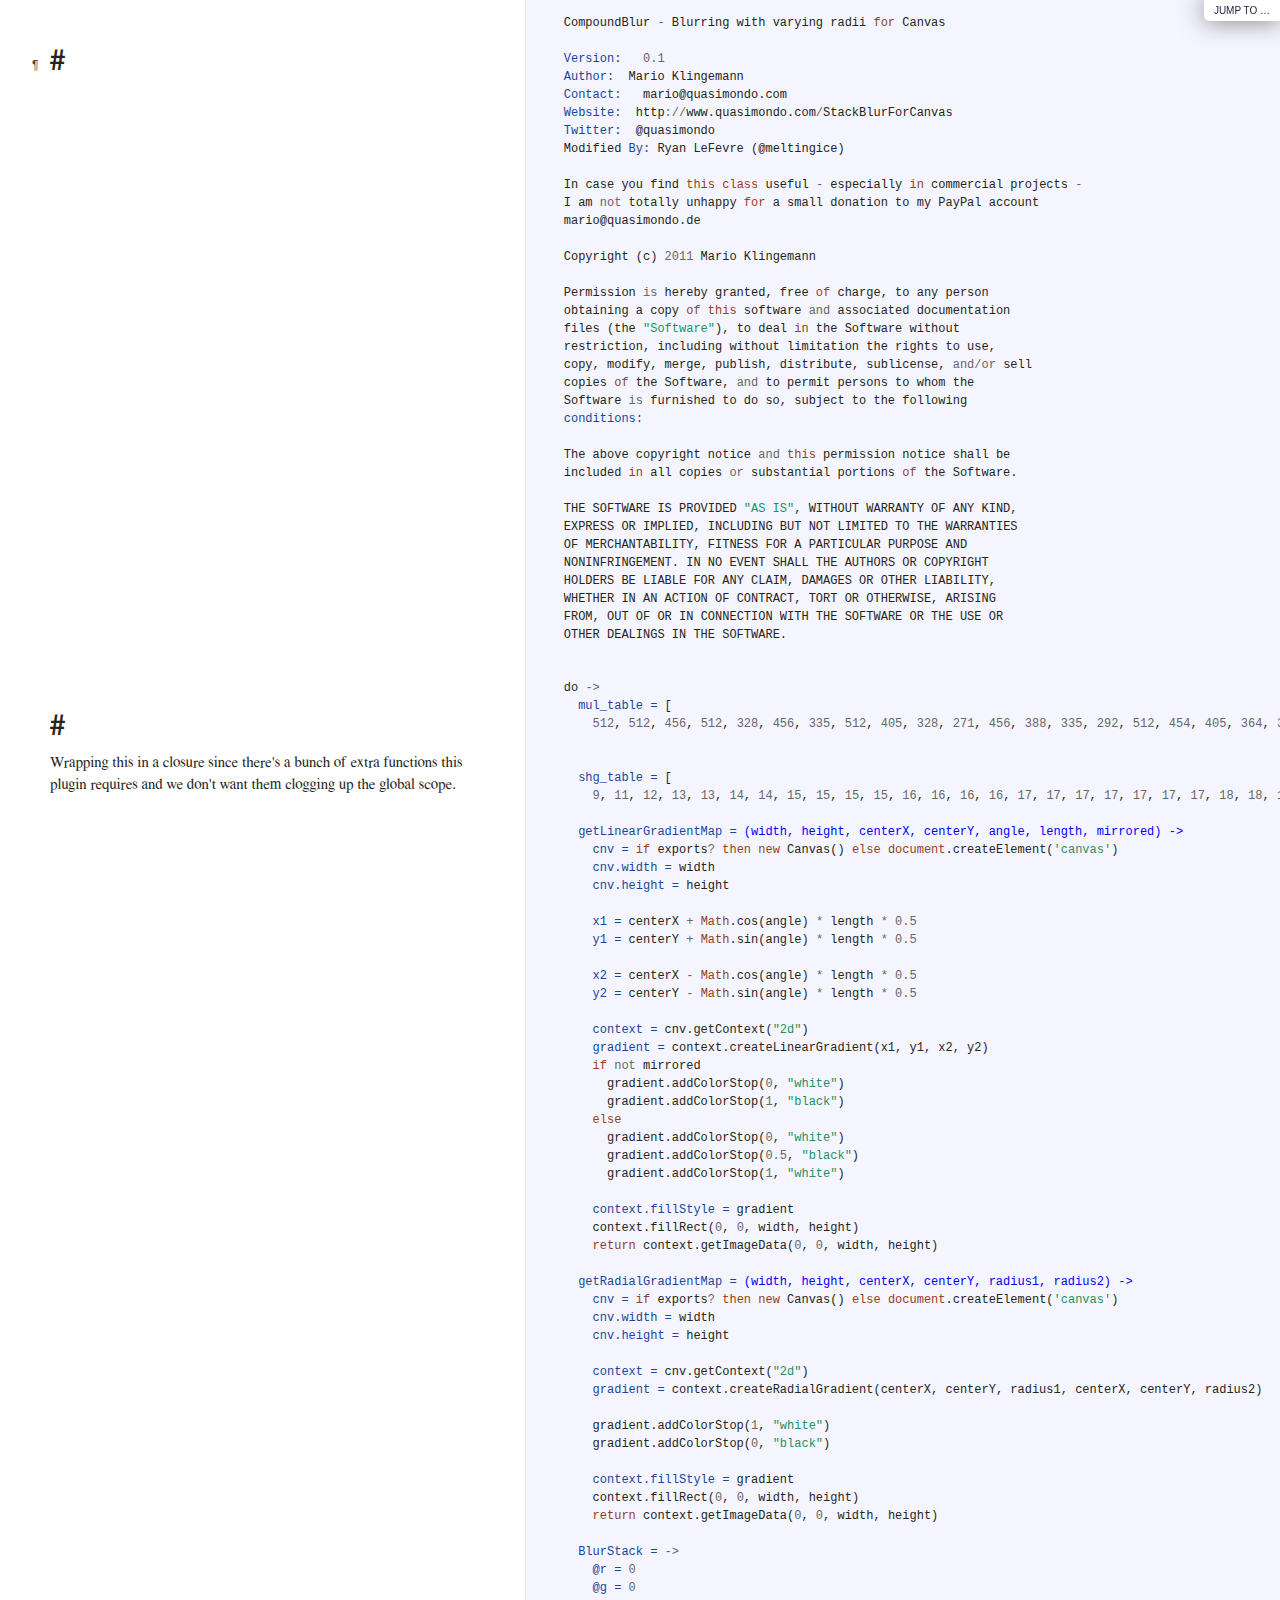
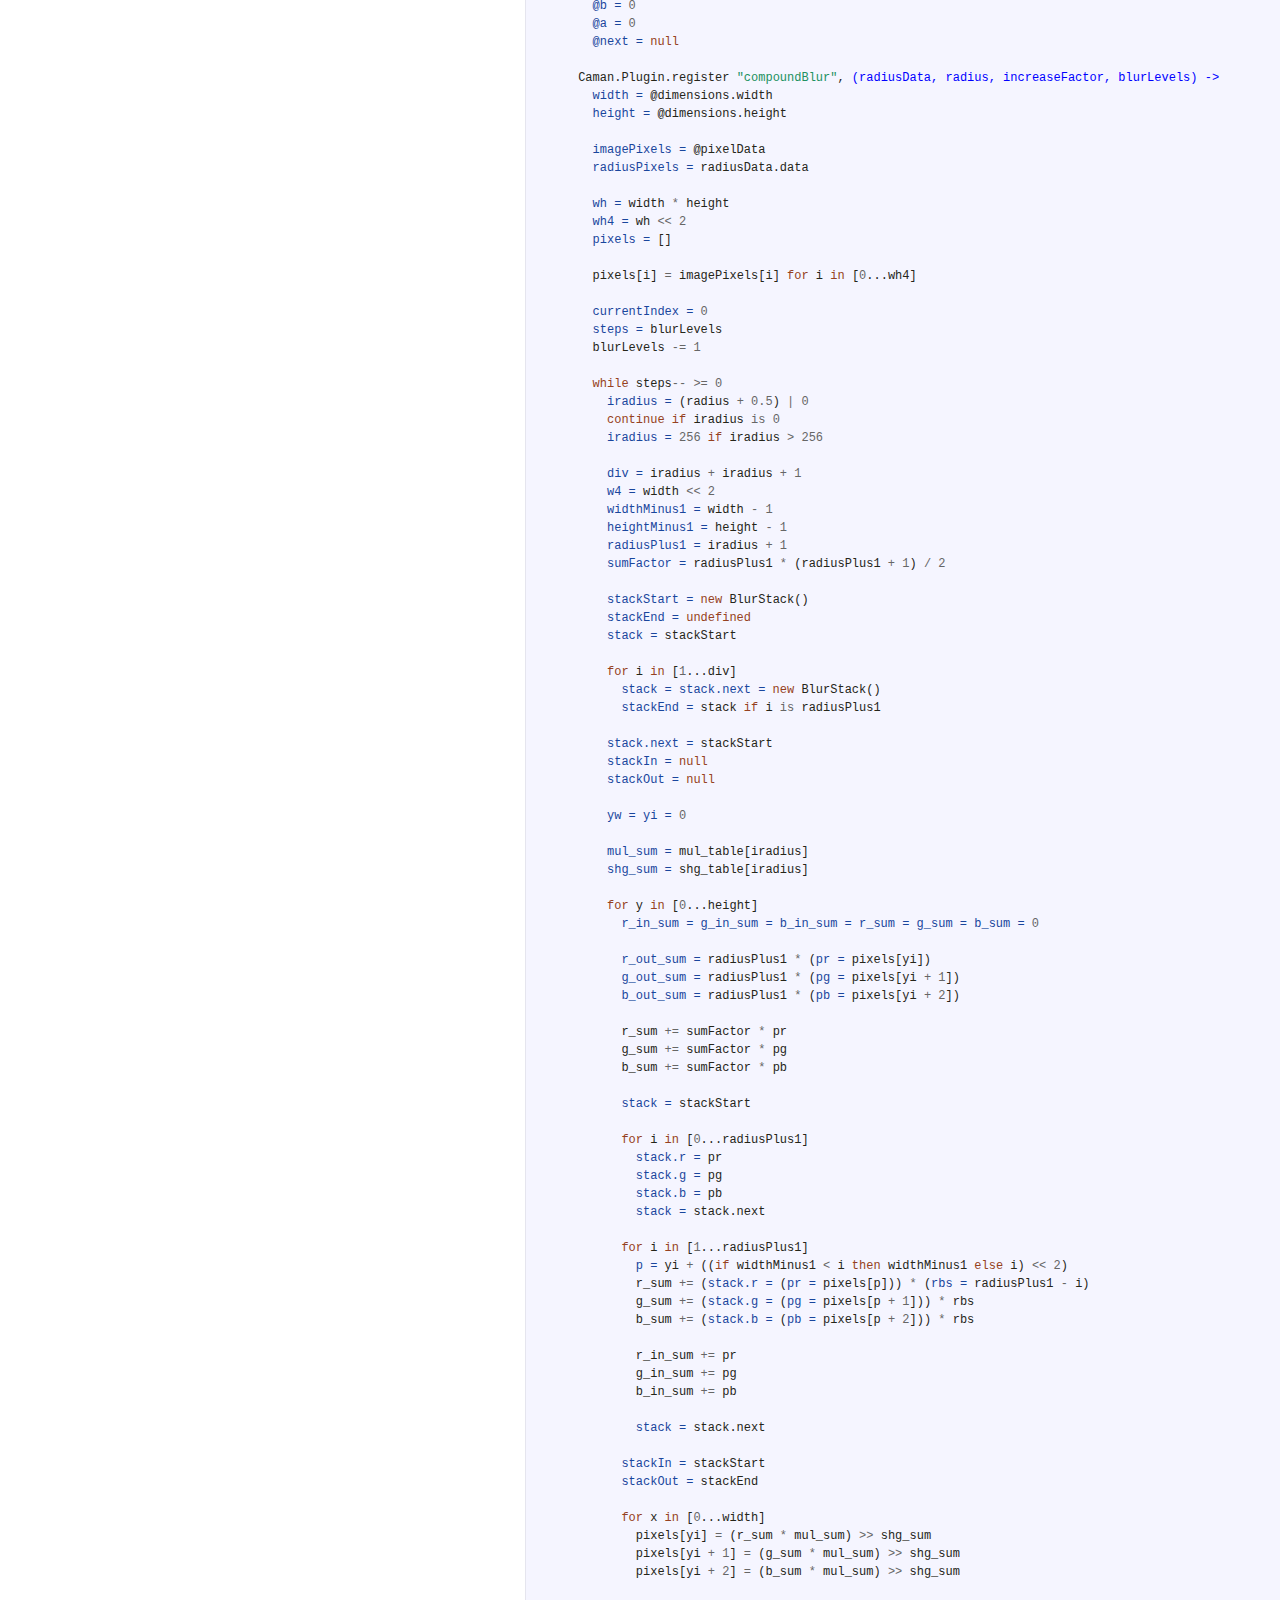
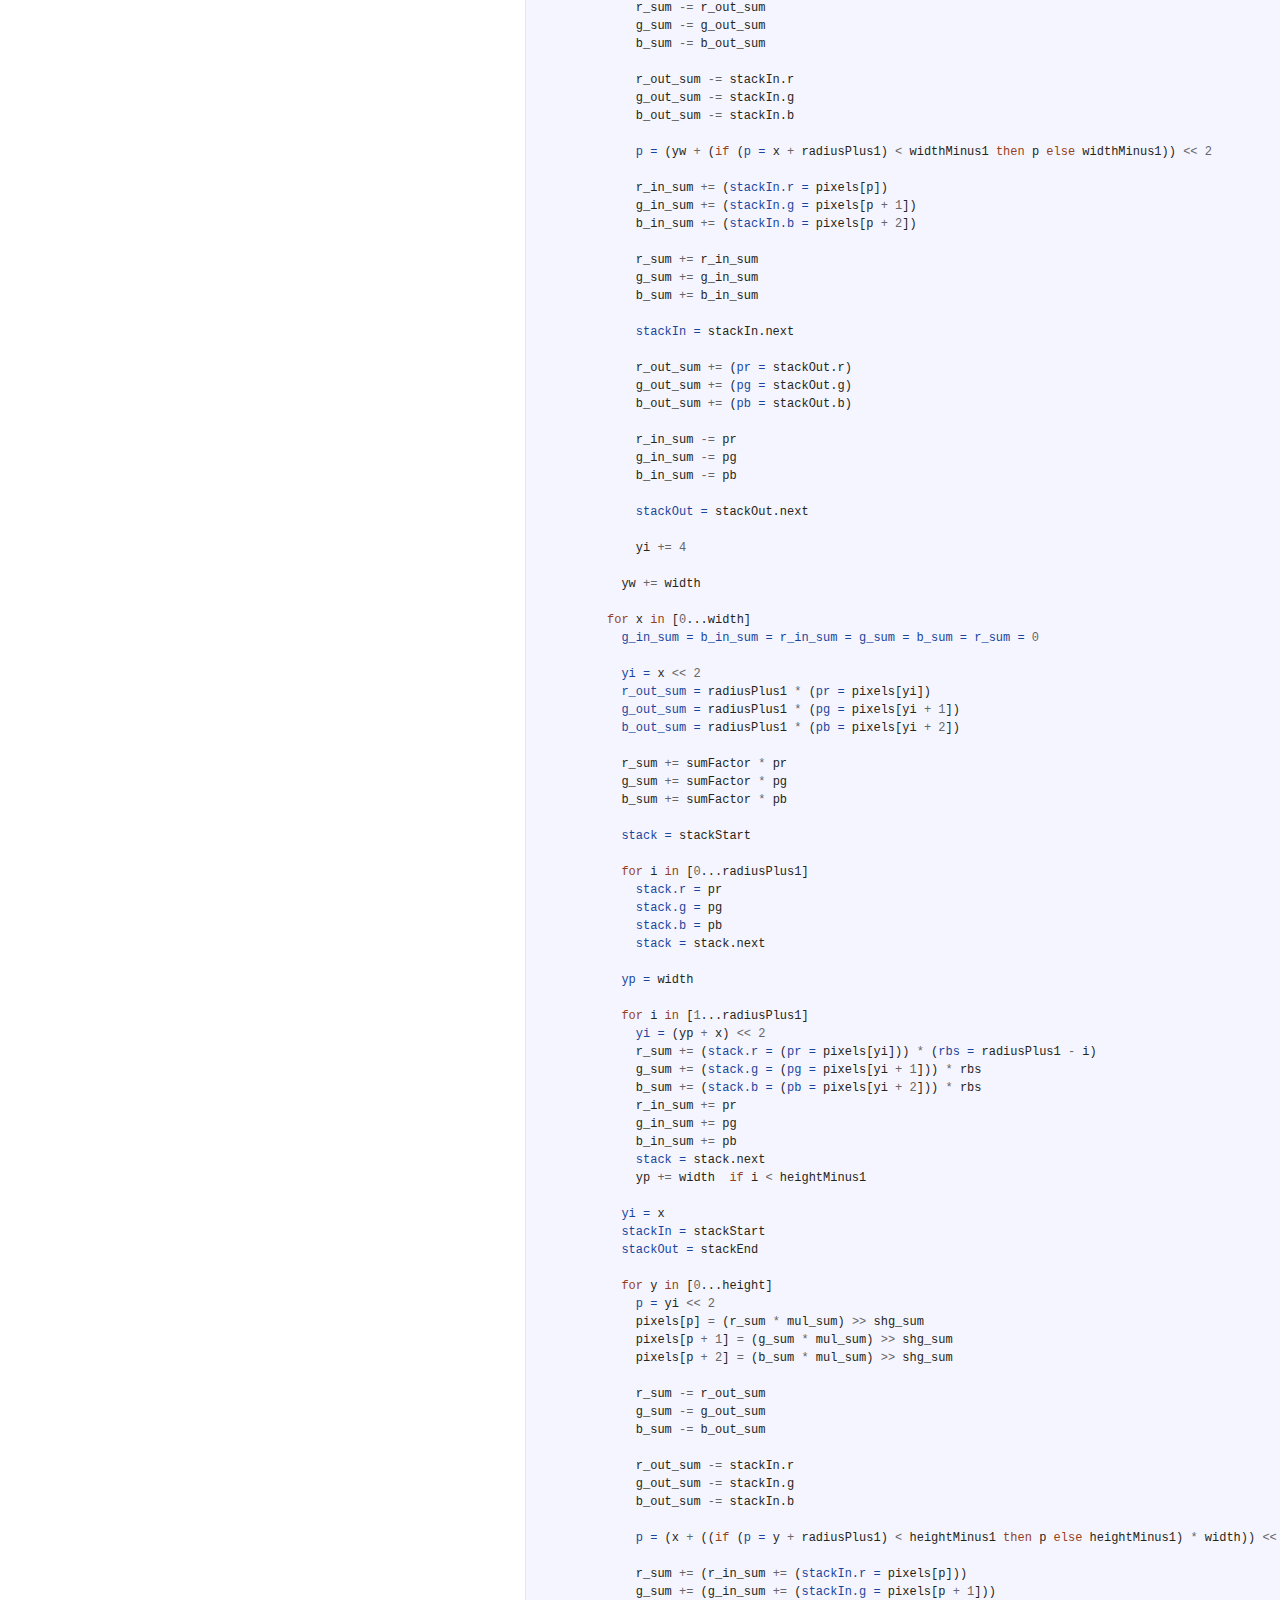
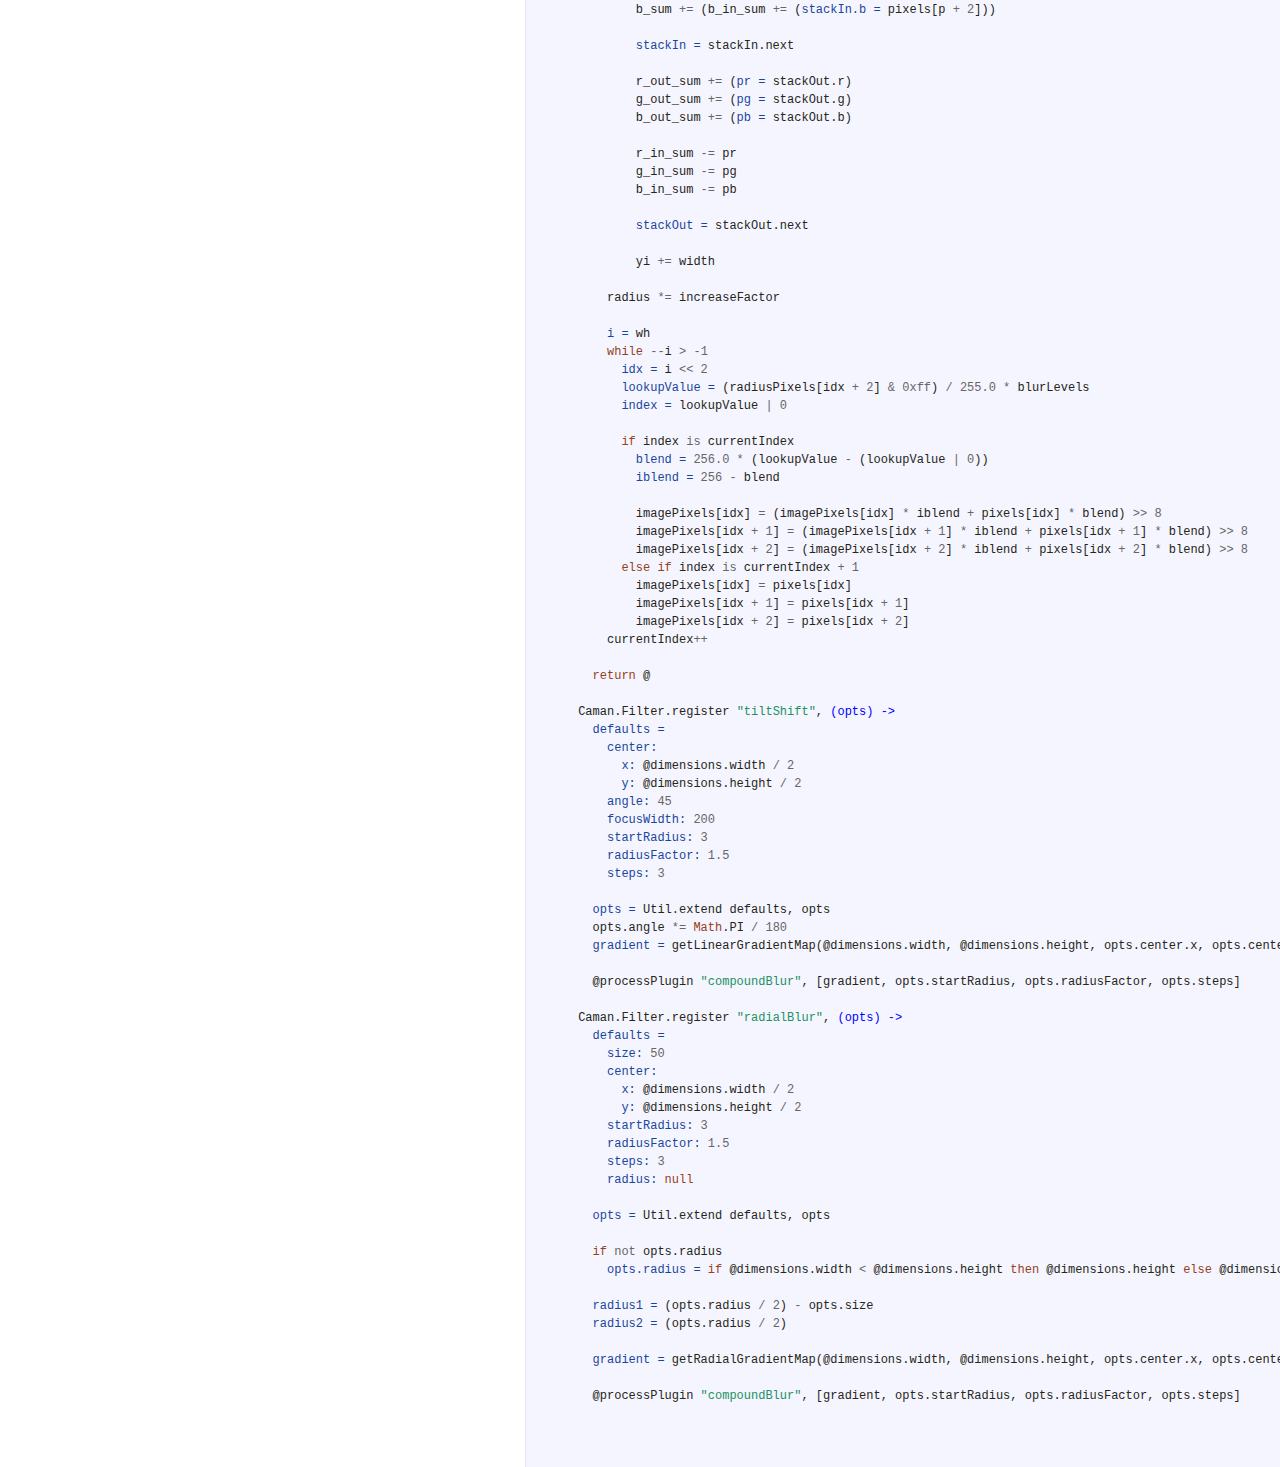
<file: libraries/CamanJS-4.1.1/docs/compoundBlur.html>
<!DOCTYPE html>

<html>
<head>
  <title>#</title>
  <meta http-equiv="content-type" content="text/html; charset=UTF-8">
  <meta name="viewport" content="width=device-width, target-densitydpi=160dpi, initial-scale=1.0; maximum-scale=1.0; user-scalable=0;">
  <link rel="stylesheet" media="all" href="docco.css" />
</head>
<body>
  <div id="container">
    <div id="background"></div>
    
      <ul id="jump_to">
        <li>
          <a class="large" href="javascript:void(0);">Jump To &hellip;</a>
          <a class="small" href="javascript:void(0);">+</a>
          <div id="jump_wrapper">
          <div id="jump_page">
            
              
              <a class="source" href="analyze.html">
                analyze.coffee
              </a>
            
              
              <a class="source" href="autoload.html">
                autoload.coffee
              </a>
            
              
              <a class="source" href="blender.html">
                blender.coffee
              </a>
            
              
              <a class="source" href="calculate.html">
                calculate.coffee
              </a>
            
              
              <a class="source" href="caman.html">
                caman.coffee
              </a>
            
              
              <a class="source" href="convert.html">
                convert.coffee
              </a>
            
              
              <a class="source" href="event.html">
                event.coffee
              </a>
            
              
              <a class="source" href="filter.html">
                filter.coffee
              </a>
            
              
              <a class="source" href="io.html">
                io.coffee
              </a>
            
              
              <a class="source" href="layer.html">
                layer.coffee
              </a>
            
              
              <a class="source" href="logger.html">
                logger.coffee
              </a>
            
              
              <a class="source" href="pixelinfo.html">
                pixelinfo.coffee
              </a>
            
              
              <a class="source" href="plugin.html">
                plugin.coffee
              </a>
            
              
              <a class="source" href="renderer.html">
                renderer.coffee
              </a>
            
              
              <a class="source" href="store.html">
                store.coffee
              </a>
            
              
              <a class="source" href="util.html">
                util.coffee
              </a>
            
              
              <a class="source" href="blenders.html">
                blenders.coffee
              </a>
            
              
              <a class="source" href="filters.html">
                filters.coffee
              </a>
            
              
              <a class="source" href="size.html">
                size.coffee
              </a>
            
              
              <a class="source" href="blur.html">
                blur.coffee
              </a>
            
              
              <a class="source" href="camera.html">
                camera.coffee
              </a>
            
              
              <a class="source" href="compoundBlur.html">
                compoundBlur.coffee
              </a>
            
              
              <a class="source" href="edges.html">
                edges.coffee
              </a>
            
              
              <a class="source" href="posterize.html">
                posterize.coffee
              </a>
            
              
              <a class="source" href="presets.html">
                presets.coffee
              </a>
            
              
              <a class="source" href="stackBlur.html">
                stackBlur.coffee
              </a>
            
              
              <a class="source" href="threshold.html">
                threshold.coffee
              </a>
            
          </div>
        </li>
      </ul>
    
    <ul class="sections">
        
        
        
        <li id="section-1">
            <div class="annotation">
              
              <div class="pilwrap for-h1">
                <a class="pilcrow" href="#section-1">&#182;</a>
              </div>
              <h1>#</h1>

            </div>
            
            <div class="content"><div class="highlight"><pre><span class="nx">CompoundBlur</span> <span class="o">-</span> <span class="nx">Blurring</span> <span class="nx">with</span> <span class="nx">varying</span> <span class="nx">radii</span> <span class="k">for</span> <span class="nx">Canvas</span>

<span class="nv">Version: </span>  <span class="mf">0.1</span>
<span class="nv">Author: </span> <span class="nx">Mario</span> <span class="nx">Klingemann</span>
<span class="nv">Contact: </span>  <span class="nx">mario@quasimondo</span><span class="p">.</span><span class="nx">com</span>
<span class="nv">Website: </span> <span class="nx">http</span><span class="o">://</span><span class="nx">www</span><span class="p">.</span><span class="nx">quasimondo</span><span class="p">.</span><span class="nx">com</span><span class="o">/</span><span class="nx">StackBlurForCanvas</span>
<span class="nv">Twitter: </span> <span class="nx">@quasimondo</span>
<span class="nx">Modified</span> <span class="nv">By: </span><span class="nx">Ryan</span> <span class="nx">LeFevre</span> <span class="p">(</span><span class="nx">@meltingice</span><span class="p">)</span>

<span class="nx">In</span> <span class="nx">case</span> <span class="nx">you</span> <span class="nx">find</span> <span class="k">this</span> <span class="k">class</span> <span class="nx">useful</span> <span class="o">-</span> <span class="nx">especially</span> <span class="k">in</span> <span class="nx">commercial</span> <span class="nx">projects</span> <span class="o">-</span>
<span class="nx">I</span> <span class="nx">am</span> <span class="o">not</span> <span class="nx">totally</span> <span class="nx">unhappy</span> <span class="k">for</span> <span class="nx">a</span> <span class="nx">small</span> <span class="nx">donation</span> <span class="nx">to</span> <span class="nx">my</span> <span class="nx">PayPal</span> <span class="nx">account</span>
<span class="nx">mario@quasimondo</span><span class="p">.</span><span class="nx">de</span>

<span class="nx">Copyright</span> <span class="p">(</span><span class="nx">c</span><span class="p">)</span> <span class="mi">2011</span> <span class="nx">Mario</span> <span class="nx">Klingemann</span>

<span class="nx">Permission</span> <span class="o">is</span> <span class="nx">hereby</span> <span class="nx">granted</span><span class="p">,</span> <span class="nx">free</span> <span class="k">of</span> <span class="nx">charge</span><span class="p">,</span> <span class="nx">to</span> <span class="nx">any</span> <span class="nx">person</span>
<span class="nx">obtaining</span> <span class="nx">a</span> <span class="nx">copy</span> <span class="k">of</span> <span class="k">this</span> <span class="nx">software</span> <span class="o">and</span> <span class="nx">associated</span> <span class="nx">documentation</span>
<span class="nx">files</span> <span class="p">(</span><span class="nx">the</span> <span class="s">&quot;Software&quot;</span><span class="p">),</span> <span class="nx">to</span> <span class="nx">deal</span> <span class="k">in</span> <span class="nx">the</span> <span class="nx">Software</span> <span class="nx">without</span>
<span class="nx">restriction</span><span class="p">,</span> <span class="nx">including</span> <span class="nx">without</span> <span class="nx">limitation</span> <span class="nx">the</span> <span class="nx">rights</span> <span class="nx">to</span> <span class="nx">use</span><span class="p">,</span>
<span class="nx">copy</span><span class="p">,</span> <span class="nx">modify</span><span class="p">,</span> <span class="nx">merge</span><span class="p">,</span> <span class="nx">publish</span><span class="p">,</span> <span class="nx">distribute</span><span class="p">,</span> <span class="nx">sublicense</span><span class="p">,</span> <span class="o">and/or</span> <span class="nx">sell</span>
<span class="nx">copies</span> <span class="k">of</span> <span class="nx">the</span> <span class="nx">Software</span><span class="p">,</span> <span class="o">and</span> <span class="nx">to</span> <span class="nx">permit</span> <span class="nx">persons</span> <span class="nx">to</span> <span class="nx">whom</span> <span class="nx">the</span>
<span class="nx">Software</span> <span class="o">is</span> <span class="nx">furnished</span> <span class="nx">to</span> <span class="nx">do</span> <span class="nx">so</span><span class="p">,</span> <span class="nx">subject</span> <span class="nx">to</span> <span class="nx">the</span> <span class="nx">following</span>
<span class="nv">conditions:</span>

<span class="nx">The</span> <span class="nx">above</span> <span class="nx">copyright</span> <span class="nx">notice</span> <span class="o">and</span> <span class="k">this</span> <span class="nx">permission</span> <span class="nx">notice</span> <span class="nx">shall</span> <span class="nx">be</span>
<span class="nx">included</span> <span class="k">in</span> <span class="nx">all</span> <span class="nx">copies</span> <span class="o">or</span> <span class="nx">substantial</span> <span class="nx">portions</span> <span class="k">of</span> <span class="nx">the</span> <span class="nx">Software</span><span class="p">.</span>

<span class="nx">THE</span> <span class="nx">SOFTWARE</span> <span class="nx">IS</span> <span class="nx">PROVIDED</span> <span class="s">&quot;AS IS&quot;</span><span class="p">,</span> <span class="nx">WITHOUT</span> <span class="nx">WARRANTY</span> <span class="nx">OF</span> <span class="nx">ANY</span> <span class="nx">KIND</span><span class="p">,</span>
<span class="nx">EXPRESS</span> <span class="nx">OR</span> <span class="nx">IMPLIED</span><span class="p">,</span> <span class="nx">INCLUDING</span> <span class="nx">BUT</span> <span class="nx">NOT</span> <span class="nx">LIMITED</span> <span class="nx">TO</span> <span class="nx">THE</span> <span class="nx">WARRANTIES</span>
<span class="nx">OF</span> <span class="nx">MERCHANTABILITY</span><span class="p">,</span> <span class="nx">FITNESS</span> <span class="nx">FOR</span> <span class="nx">A</span> <span class="nx">PARTICULAR</span> <span class="nx">PURPOSE</span> <span class="nx">AND</span>
<span class="nx">NONINFRINGEMENT</span><span class="p">.</span> <span class="nx">IN</span> <span class="nx">NO</span> <span class="nx">EVENT</span> <span class="nx">SHALL</span> <span class="nx">THE</span> <span class="nx">AUTHORS</span> <span class="nx">OR</span> <span class="nx">COPYRIGHT</span>
<span class="nx">HOLDERS</span> <span class="nx">BE</span> <span class="nx">LIABLE</span> <span class="nx">FOR</span> <span class="nx">ANY</span> <span class="nx">CLAIM</span><span class="p">,</span> <span class="nx">DAMAGES</span> <span class="nx">OR</span> <span class="nx">OTHER</span> <span class="nx">LIABILITY</span><span class="p">,</span>
<span class="nx">WHETHER</span> <span class="nx">IN</span> <span class="nx">AN</span> <span class="nx">ACTION</span> <span class="nx">OF</span> <span class="nx">CONTRACT</span><span class="p">,</span> <span class="nx">TORT</span> <span class="nx">OR</span> <span class="nx">OTHERWISE</span><span class="p">,</span> <span class="nx">ARISING</span>
<span class="nx">FROM</span><span class="p">,</span> <span class="nx">OUT</span> <span class="nx">OF</span> <span class="nx">OR</span> <span class="nx">IN</span> <span class="nx">CONNECTION</span> <span class="nx">WITH</span> <span class="nx">THE</span> <span class="nx">SOFTWARE</span> <span class="nx">OR</span> <span class="nx">THE</span> <span class="nx">USE</span> <span class="nx">OR</span>
<span class="nx">OTHER</span> <span class="nx">DEALINGS</span> <span class="nx">IN</span> <span class="nx">THE</span> <span class="nx">SOFTWARE</span><span class="p">.</span></pre></div></div>
            
        </li>
        
        
        <li id="section-2">
            <div class="annotation">
              
              <div class="pilwrap for-h1">
                <a class="pilcrow" href="#section-2">&#182;</a>
              </div>
              
<h1>#</h1>
<p>Wrapping this in a closure since there&#39;s a bunch of extra functions this plugin requires
and we don&#39;t want them clogging up the global scope.</p>

            </div>
            
            <div class="content"><div class="highlight"><pre><span class="nx">do</span> <span class="o">-&gt;</span>
  <span class="nv">mul_table = </span><span class="p">[</span>
    <span class="mi">512</span><span class="p">,</span> <span class="mi">512</span><span class="p">,</span> <span class="mi">456</span><span class="p">,</span> <span class="mi">512</span><span class="p">,</span> <span class="mi">328</span><span class="p">,</span> <span class="mi">456</span><span class="p">,</span> <span class="mi">335</span><span class="p">,</span> <span class="mi">512</span><span class="p">,</span> <span class="mi">405</span><span class="p">,</span> <span class="mi">328</span><span class="p">,</span> <span class="mi">271</span><span class="p">,</span> <span class="mi">456</span><span class="p">,</span> <span class="mi">388</span><span class="p">,</span> <span class="mi">335</span><span class="p">,</span> <span class="mi">292</span><span class="p">,</span> <span class="mi">512</span><span class="p">,</span> <span class="mi">454</span><span class="p">,</span> <span class="mi">405</span><span class="p">,</span> <span class="mi">364</span><span class="p">,</span> <span class="mi">328</span><span class="p">,</span> <span class="mi">298</span><span class="p">,</span> <span class="mi">271</span><span class="p">,</span> <span class="mi">496</span><span class="p">,</span> <span class="mi">456</span><span class="p">,</span> <span class="mi">420</span><span class="p">,</span> <span class="mi">388</span><span class="p">,</span> <span class="mi">360</span><span class="p">,</span> <span class="mi">335</span><span class="p">,</span> <span class="mi">312</span><span class="p">,</span> <span class="mi">292</span><span class="p">,</span> <span class="mi">273</span><span class="p">,</span> <span class="mi">512</span><span class="p">,</span> <span class="mi">482</span><span class="p">,</span> <span class="mi">454</span><span class="p">,</span> <span class="mi">428</span><span class="p">,</span> <span class="mi">405</span><span class="p">,</span> <span class="mi">383</span><span class="p">,</span> <span class="mi">364</span><span class="p">,</span> <span class="mi">345</span><span class="p">,</span> <span class="mi">328</span><span class="p">,</span> <span class="mi">312</span><span class="p">,</span> <span class="mi">298</span><span class="p">,</span> <span class="mi">284</span><span class="p">,</span> <span class="mi">271</span><span class="p">,</span> <span class="mi">259</span><span class="p">,</span> <span class="mi">496</span><span class="p">,</span> <span class="mi">475</span><span class="p">,</span> <span class="mi">456</span><span class="p">,</span> <span class="mi">437</span><span class="p">,</span> <span class="mi">420</span><span class="p">,</span> <span class="mi">404</span><span class="p">,</span> <span class="mi">388</span><span class="p">,</span> <span class="mi">374</span><span class="p">,</span> <span class="mi">360</span><span class="p">,</span> <span class="mi">347</span><span class="p">,</span> <span class="mi">335</span><span class="p">,</span> <span class="mi">323</span><span class="p">,</span> <span class="mi">312</span><span class="p">,</span> <span class="mi">302</span><span class="p">,</span> <span class="mi">292</span><span class="p">,</span> <span class="mi">282</span><span class="p">,</span> <span class="mi">273</span><span class="p">,</span> <span class="mi">265</span><span class="p">,</span> <span class="mi">512</span><span class="p">,</span> <span class="mi">497</span><span class="p">,</span> <span class="mi">482</span><span class="p">,</span> <span class="mi">468</span><span class="p">,</span> <span class="mi">454</span><span class="p">,</span> <span class="mi">441</span><span class="p">,</span> <span class="mi">428</span><span class="p">,</span> <span class="mi">417</span><span class="p">,</span> <span class="mi">405</span><span class="p">,</span> <span class="mi">394</span><span class="p">,</span> <span class="mi">383</span><span class="p">,</span> <span class="mi">373</span><span class="p">,</span> <span class="mi">364</span><span class="p">,</span> <span class="mi">354</span><span class="p">,</span> <span class="mi">345</span><span class="p">,</span> <span class="mi">337</span><span class="p">,</span> <span class="mi">328</span><span class="p">,</span> <span class="mi">320</span><span class="p">,</span> <span class="mi">312</span><span class="p">,</span> <span class="mi">305</span><span class="p">,</span> <span class="mi">298</span><span class="p">,</span> <span class="mi">291</span><span class="p">,</span> <span class="mi">284</span><span class="p">,</span> <span class="mi">278</span><span class="p">,</span> <span class="mi">271</span><span class="p">,</span> <span class="mi">265</span><span class="p">,</span> <span class="mi">259</span><span class="p">,</span> <span class="mi">507</span><span class="p">,</span> <span class="mi">496</span><span class="p">,</span> <span class="mi">485</span><span class="p">,</span> <span class="mi">475</span><span class="p">,</span> <span class="mi">465</span><span class="p">,</span> <span class="mi">456</span><span class="p">,</span> <span class="mi">446</span><span class="p">,</span> <span class="mi">437</span><span class="p">,</span> <span class="mi">428</span><span class="p">,</span> <span class="mi">420</span><span class="p">,</span> <span class="mi">412</span><span class="p">,</span> <span class="mi">404</span><span class="p">,</span> <span class="mi">396</span><span class="p">,</span> <span class="mi">388</span><span class="p">,</span> <span class="mi">381</span><span class="p">,</span> <span class="mi">374</span><span class="p">,</span> <span class="mi">367</span><span class="p">,</span> <span class="mi">360</span><span class="p">,</span> <span class="mi">354</span><span class="p">,</span> <span class="mi">347</span><span class="p">,</span> <span class="mi">341</span><span class="p">,</span> <span class="mi">335</span><span class="p">,</span> <span class="mi">329</span><span class="p">,</span> <span class="mi">323</span><span class="p">,</span> <span class="mi">318</span><span class="p">,</span> <span class="mi">312</span><span class="p">,</span> <span class="mi">307</span><span class="p">,</span> <span class="mi">302</span><span class="p">,</span> <span class="mi">297</span><span class="p">,</span> <span class="mi">292</span><span class="p">,</span> <span class="mi">287</span><span class="p">,</span> <span class="mi">282</span><span class="p">,</span> <span class="mi">278</span><span class="p">,</span> <span class="mi">273</span><span class="p">,</span> <span class="mi">269</span><span class="p">,</span> <span class="mi">265</span><span class="p">,</span> <span class="mi">261</span><span class="p">,</span> <span class="mi">512</span><span class="p">,</span> <span class="mi">505</span><span class="p">,</span> <span class="mi">497</span><span class="p">,</span> <span class="mi">489</span><span class="p">,</span> <span class="mi">482</span><span class="p">,</span> <span class="mi">475</span><span class="p">,</span> <span class="mi">468</span><span class="p">,</span> <span class="mi">461</span><span class="p">,</span> <span class="mi">454</span><span class="p">,</span> <span class="mi">447</span><span class="p">,</span> <span class="mi">441</span><span class="p">,</span> <span class="mi">435</span><span class="p">,</span> <span class="mi">428</span><span class="p">,</span> <span class="mi">422</span><span class="p">,</span> <span class="mi">417</span><span class="p">,</span> <span class="mi">411</span><span class="p">,</span> <span class="mi">405</span><span class="p">,</span> <span class="mi">399</span><span class="p">,</span> <span class="mi">394</span><span class="p">,</span> <span class="mi">389</span><span class="p">,</span> <span class="mi">383</span><span class="p">,</span> <span class="mi">378</span><span class="p">,</span> <span class="mi">373</span><span class="p">,</span> <span class="mi">368</span><span class="p">,</span> <span class="mi">364</span><span class="p">,</span> <span class="mi">359</span><span class="p">,</span> <span class="mi">354</span><span class="p">,</span> <span class="mi">350</span><span class="p">,</span> <span class="mi">345</span><span class="p">,</span> <span class="mi">341</span><span class="p">,</span> <span class="mi">337</span><span class="p">,</span> <span class="mi">332</span><span class="p">,</span> <span class="mi">328</span><span class="p">,</span> <span class="mi">324</span><span class="p">,</span> <span class="mi">320</span><span class="p">,</span> <span class="mi">316</span><span class="p">,</span> <span class="mi">312</span><span class="p">,</span> <span class="mi">309</span><span class="p">,</span> <span class="mi">305</span><span class="p">,</span> <span class="mi">301</span><span class="p">,</span> <span class="mi">298</span><span class="p">,</span> <span class="mi">294</span><span class="p">,</span> <span class="mi">291</span><span class="p">,</span> <span class="mi">287</span><span class="p">,</span> <span class="mi">284</span><span class="p">,</span> <span class="mi">281</span><span class="p">,</span> <span class="mi">278</span><span class="p">,</span> <span class="mi">274</span><span class="p">,</span> <span class="mi">271</span><span class="p">,</span> <span class="mi">268</span><span class="p">,</span> <span class="mi">265</span><span class="p">,</span> <span class="mi">262</span><span class="p">,</span> <span class="mi">259</span><span class="p">,</span> <span class="mi">257</span><span class="p">,</span> <span class="mi">507</span><span class="p">,</span> <span class="mi">501</span><span class="p">,</span> <span class="mi">496</span><span class="p">,</span> <span class="mi">491</span><span class="p">,</span> <span class="mi">485</span><span class="p">,</span> <span class="mi">480</span><span class="p">,</span> <span class="mi">475</span><span class="p">,</span> <span class="mi">470</span><span class="p">,</span> <span class="mi">465</span><span class="p">,</span> <span class="mi">460</span><span class="p">,</span> <span class="mi">456</span><span class="p">,</span> <span class="mi">451</span><span class="p">,</span> <span class="mi">446</span><span class="p">,</span> <span class="mi">442</span><span class="p">,</span> <span class="mi">437</span><span class="p">,</span> <span class="mi">433</span><span class="p">,</span> <span class="mi">428</span><span class="p">,</span> <span class="mi">424</span><span class="p">,</span> <span class="mi">420</span><span class="p">,</span> <span class="mi">416</span><span class="p">,</span> <span class="mi">412</span><span class="p">,</span> <span class="mi">408</span><span class="p">,</span> <span class="mi">404</span><span class="p">,</span> <span class="mi">400</span><span class="p">,</span> <span class="mi">396</span><span class="p">,</span> <span class="mi">392</span><span class="p">,</span> <span class="mi">388</span><span class="p">,</span> <span class="mi">385</span><span class="p">,</span> <span class="mi">381</span><span class="p">,</span> <span class="mi">377</span><span class="p">,</span> <span class="mi">374</span><span class="p">,</span> <span class="mi">370</span><span class="p">,</span> <span class="mi">367</span><span class="p">,</span> <span class="mi">363</span><span class="p">,</span> <span class="mi">360</span><span class="p">,</span> <span class="mi">357</span><span class="p">,</span> <span class="mi">354</span><span class="p">,</span> <span class="mi">350</span><span class="p">,</span> <span class="mi">347</span><span class="p">,</span> <span class="mi">344</span><span class="p">,</span> <span class="mi">341</span><span class="p">,</span> <span class="mi">338</span><span class="p">,</span> <span class="mi">335</span><span class="p">,</span> <span class="mi">332</span><span class="p">,</span> <span class="mi">329</span><span class="p">,</span> <span class="mi">326</span><span class="p">,</span> <span class="mi">323</span><span class="p">,</span> <span class="mi">320</span><span class="p">,</span> <span class="mi">318</span><span class="p">,</span> <span class="mi">315</span><span class="p">,</span> <span class="mi">312</span><span class="p">,</span> <span class="mi">310</span><span class="p">,</span> <span class="mi">307</span><span class="p">,</span> <span class="mi">304</span><span class="p">,</span> <span class="mi">302</span><span class="p">,</span> <span class="mi">299</span><span class="p">,</span> <span class="mi">297</span><span class="p">,</span> <span class="mi">294</span><span class="p">,</span> <span class="mi">292</span><span class="p">,</span> <span class="mi">289</span><span class="p">,</span> <span class="mi">287</span><span class="p">,</span> <span class="mi">285</span><span class="p">,</span> <span class="mi">282</span><span class="p">,</span> <span class="mi">280</span><span class="p">,</span> <span class="mi">278</span><span class="p">,</span> <span class="mi">275</span><span class="p">,</span> <span class="mi">273</span><span class="p">,</span> <span class="mi">271</span><span class="p">,</span> <span class="mi">269</span><span class="p">,</span> <span class="mi">267</span><span class="p">,</span> <span class="mi">265</span><span class="p">,</span> <span class="mi">263</span><span class="p">,</span> <span class="mi">261</span><span class="p">,</span> <span class="mi">259</span><span class="p">]</span>


  <span class="nv">shg_table = </span><span class="p">[</span>
    <span class="mi">9</span><span class="p">,</span> <span class="mi">11</span><span class="p">,</span> <span class="mi">12</span><span class="p">,</span> <span class="mi">13</span><span class="p">,</span> <span class="mi">13</span><span class="p">,</span> <span class="mi">14</span><span class="p">,</span> <span class="mi">14</span><span class="p">,</span> <span class="mi">15</span><span class="p">,</span> <span class="mi">15</span><span class="p">,</span> <span class="mi">15</span><span class="p">,</span> <span class="mi">15</span><span class="p">,</span> <span class="mi">16</span><span class="p">,</span> <span class="mi">16</span><span class="p">,</span> <span class="mi">16</span><span class="p">,</span> <span class="mi">16</span><span class="p">,</span> <span class="mi">17</span><span class="p">,</span> <span class="mi">17</span><span class="p">,</span> <span class="mi">17</span><span class="p">,</span> <span class="mi">17</span><span class="p">,</span> <span class="mi">17</span><span class="p">,</span> <span class="mi">17</span><span class="p">,</span> <span class="mi">17</span><span class="p">,</span> <span class="mi">18</span><span class="p">,</span> <span class="mi">18</span><span class="p">,</span> <span class="mi">18</span><span class="p">,</span> <span class="mi">18</span><span class="p">,</span> <span class="mi">18</span><span class="p">,</span> <span class="mi">18</span><span class="p">,</span> <span class="mi">18</span><span class="p">,</span> <span class="mi">18</span><span class="p">,</span> <span class="mi">18</span><span class="p">,</span> <span class="mi">19</span><span class="p">,</span> <span class="mi">19</span><span class="p">,</span> <span class="mi">19</span><span class="p">,</span> <span class="mi">19</span><span class="p">,</span> <span class="mi">19</span><span class="p">,</span> <span class="mi">19</span><span class="p">,</span> <span class="mi">19</span><span class="p">,</span> <span class="mi">19</span><span class="p">,</span> <span class="mi">19</span><span class="p">,</span> <span class="mi">19</span><span class="p">,</span> <span class="mi">19</span><span class="p">,</span> <span class="mi">19</span><span class="p">,</span> <span class="mi">19</span><span class="p">,</span> <span class="mi">19</span><span class="p">,</span> <span class="mi">20</span><span class="p">,</span> <span class="mi">20</span><span class="p">,</span> <span class="mi">20</span><span class="p">,</span> <span class="mi">20</span><span class="p">,</span> <span class="mi">20</span><span class="p">,</span> <span class="mi">20</span><span class="p">,</span> <span class="mi">20</span><span class="p">,</span> <span class="mi">20</span><span class="p">,</span> <span class="mi">20</span><span class="p">,</span> <span class="mi">20</span><span class="p">,</span> <span class="mi">20</span><span class="p">,</span> <span class="mi">20</span><span class="p">,</span> <span class="mi">20</span><span class="p">,</span> <span class="mi">20</span><span class="p">,</span> <span class="mi">20</span><span class="p">,</span> <span class="mi">20</span><span class="p">,</span> <span class="mi">20</span><span class="p">,</span> <span class="mi">20</span><span class="p">,</span> <span class="mi">21</span><span class="p">,</span> <span class="mi">21</span><span class="p">,</span> <span class="mi">21</span><span class="p">,</span> <span class="mi">21</span><span class="p">,</span> <span class="mi">21</span><span class="p">,</span> <span class="mi">21</span><span class="p">,</span> <span class="mi">21</span><span class="p">,</span> <span class="mi">21</span><span class="p">,</span> <span class="mi">21</span><span class="p">,</span> <span class="mi">21</span><span class="p">,</span> <span class="mi">21</span><span class="p">,</span> <span class="mi">21</span><span class="p">,</span> <span class="mi">21</span><span class="p">,</span> <span class="mi">21</span><span class="p">,</span> <span class="mi">21</span><span class="p">,</span> <span class="mi">21</span><span class="p">,</span> <span class="mi">21</span><span class="p">,</span> <span class="mi">21</span><span class="p">,</span> <span class="mi">21</span><span class="p">,</span> <span class="mi">21</span><span class="p">,</span> <span class="mi">21</span><span class="p">,</span> <span class="mi">21</span><span class="p">,</span> <span class="mi">21</span><span class="p">,</span> <span class="mi">21</span><span class="p">,</span> <span class="mi">21</span><span class="p">,</span> <span class="mi">21</span><span class="p">,</span> <span class="mi">21</span><span class="p">,</span> <span class="mi">22</span><span class="p">,</span> <span class="mi">22</span><span class="p">,</span> <span class="mi">22</span><span class="p">,</span> <span class="mi">22</span><span class="p">,</span> <span class="mi">22</span><span class="p">,</span> <span class="mi">22</span><span class="p">,</span> <span class="mi">22</span><span class="p">,</span> <span class="mi">22</span><span class="p">,</span> <span class="mi">22</span><span class="p">,</span> <span class="mi">22</span><span class="p">,</span> <span class="mi">22</span><span class="p">,</span> <span class="mi">22</span><span class="p">,</span> <span class="mi">22</span><span class="p">,</span> <span class="mi">22</span><span class="p">,</span> <span class="mi">22</span><span class="p">,</span> <span class="mi">22</span><span class="p">,</span> <span class="mi">22</span><span class="p">,</span> <span class="mi">22</span><span class="p">,</span> <span class="mi">22</span><span class="p">,</span> <span class="mi">22</span><span class="p">,</span> <span class="mi">22</span><span class="p">,</span> <span class="mi">22</span><span class="p">,</span> <span class="mi">22</span><span class="p">,</span> <span class="mi">22</span><span class="p">,</span> <span class="mi">22</span><span class="p">,</span> <span class="mi">22</span><span class="p">,</span> <span class="mi">22</span><span class="p">,</span> <span class="mi">22</span><span class="p">,</span> <span class="mi">22</span><span class="p">,</span> <span class="mi">22</span><span class="p">,</span> <span class="mi">22</span><span class="p">,</span> <span class="mi">22</span><span class="p">,</span> <span class="mi">22</span><span class="p">,</span> <span class="mi">22</span><span class="p">,</span> <span class="mi">22</span><span class="p">,</span> <span class="mi">22</span><span class="p">,</span> <span class="mi">22</span><span class="p">,</span> <span class="mi">23</span><span class="p">,</span> <span class="mi">23</span><span class="p">,</span> <span class="mi">23</span><span class="p">,</span> <span class="mi">23</span><span class="p">,</span> <span class="mi">23</span><span class="p">,</span> <span class="mi">23</span><span class="p">,</span> <span class="mi">23</span><span class="p">,</span> <span class="mi">23</span><span class="p">,</span> <span class="mi">23</span><span class="p">,</span> <span class="mi">23</span><span class="p">,</span> <span class="mi">23</span><span class="p">,</span> <span class="mi">23</span><span class="p">,</span> <span class="mi">23</span><span class="p">,</span> <span class="mi">23</span><span class="p">,</span> <span class="mi">23</span><span class="p">,</span> <span class="mi">23</span><span class="p">,</span> <span class="mi">23</span><span class="p">,</span> <span class="mi">23</span><span class="p">,</span> <span class="mi">23</span><span class="p">,</span> <span class="mi">23</span><span class="p">,</span> <span class="mi">23</span><span class="p">,</span> <span class="mi">23</span><span class="p">,</span> <span class="mi">23</span><span class="p">,</span> <span class="mi">23</span><span class="p">,</span> <span class="mi">23</span><span class="p">,</span> <span class="mi">23</span><span class="p">,</span> <span class="mi">23</span><span class="p">,</span> <span class="mi">23</span><span class="p">,</span> <span class="mi">23</span><span class="p">,</span> <span class="mi">23</span><span class="p">,</span> <span class="mi">23</span><span class="p">,</span> <span class="mi">23</span><span class="p">,</span> <span class="mi">23</span><span class="p">,</span> <span class="mi">23</span><span class="p">,</span> <span class="mi">23</span><span class="p">,</span> <span class="mi">23</span><span class="p">,</span> <span class="mi">23</span><span class="p">,</span> <span class="mi">23</span><span class="p">,</span> <span class="mi">23</span><span class="p">,</span> <span class="mi">23</span><span class="p">,</span> <span class="mi">23</span><span class="p">,</span> <span class="mi">23</span><span class="p">,</span> <span class="mi">23</span><span class="p">,</span> <span class="mi">23</span><span class="p">,</span> <span class="mi">23</span><span class="p">,</span> <span class="mi">23</span><span class="p">,</span> <span class="mi">23</span><span class="p">,</span> <span class="mi">23</span><span class="p">,</span> <span class="mi">23</span><span class="p">,</span> <span class="mi">23</span><span class="p">,</span> <span class="mi">23</span><span class="p">,</span> <span class="mi">23</span><span class="p">,</span> <span class="mi">23</span><span class="p">,</span> <span class="mi">23</span><span class="p">,</span> <span class="mi">24</span><span class="p">,</span> <span class="mi">24</span><span class="p">,</span> <span class="mi">24</span><span class="p">,</span> <span class="mi">24</span><span class="p">,</span> <span class="mi">24</span><span class="p">,</span> <span class="mi">24</span><span class="p">,</span> <span class="mi">24</span><span class="p">,</span> <span class="mi">24</span><span class="p">,</span> <span class="mi">24</span><span class="p">,</span> <span class="mi">24</span><span class="p">,</span> <span class="mi">24</span><span class="p">,</span> <span class="mi">24</span><span class="p">,</span> <span class="mi">24</span><span class="p">,</span> <span class="mi">24</span><span class="p">,</span> <span class="mi">24</span><span class="p">,</span> <span class="mi">24</span><span class="p">,</span> <span class="mi">24</span><span class="p">,</span> <span class="mi">24</span><span class="p">,</span> <span class="mi">24</span><span class="p">,</span> <span class="mi">24</span><span class="p">,</span> <span class="mi">24</span><span class="p">,</span> <span class="mi">24</span><span class="p">,</span> <span class="mi">24</span><span class="p">,</span> <span class="mi">24</span><span class="p">,</span> <span class="mi">24</span><span class="p">,</span> <span class="mi">24</span><span class="p">,</span> <span class="mi">24</span><span class="p">,</span> <span class="mi">24</span><span class="p">,</span> <span class="mi">24</span><span class="p">,</span> <span class="mi">24</span><span class="p">,</span> <span class="mi">24</span><span class="p">,</span> <span class="mi">24</span><span class="p">,</span> <span class="mi">24</span><span class="p">,</span> <span class="mi">24</span><span class="p">,</span> <span class="mi">24</span><span class="p">,</span> <span class="mi">24</span><span class="p">,</span> <span class="mi">24</span><span class="p">,</span> <span class="mi">24</span><span class="p">,</span> <span class="mi">24</span><span class="p">,</span> <span class="mi">24</span><span class="p">,</span> <span class="mi">24</span><span class="p">,</span> <span class="mi">24</span><span class="p">,</span> <span class="mi">24</span><span class="p">,</span> <span class="mi">24</span><span class="p">,</span> <span class="mi">24</span><span class="p">,</span> <span class="mi">24</span><span class="p">,</span> <span class="mi">24</span><span class="p">,</span> <span class="mi">24</span><span class="p">,</span> <span class="mi">24</span><span class="p">,</span> <span class="mi">24</span><span class="p">,</span> <span class="mi">24</span><span class="p">,</span> <span class="mi">24</span><span class="p">,</span> <span class="mi">24</span><span class="p">,</span> <span class="mi">24</span><span class="p">,</span> <span class="mi">24</span><span class="p">,</span> <span class="mi">24</span><span class="p">,</span> <span class="mi">24</span><span class="p">,</span> <span class="mi">24</span><span class="p">,</span> <span class="mi">24</span><span class="p">,</span> <span class="mi">24</span><span class="p">,</span> <span class="mi">24</span><span class="p">,</span> <span class="mi">24</span><span class="p">,</span> <span class="mi">24</span><span class="p">,</span> <span class="mi">24</span><span class="p">,</span> <span class="mi">24</span><span class="p">,</span> <span class="mi">24</span><span class="p">,</span> <span class="mi">24</span><span class="p">,</span> <span class="mi">24</span><span class="p">,</span> <span class="mi">24</span><span class="p">,</span> <span class="mi">24</span><span class="p">,</span> <span class="mi">24</span><span class="p">,</span> <span class="mi">24</span><span class="p">,</span> <span class="mi">24</span><span class="p">,</span> <span class="mi">24</span><span class="p">]</span>

  <span class="nv">getLinearGradientMap = </span><span class="nf">(width, height, centerX, centerY, angle, length, mirrored) -&gt;</span>
    <span class="nv">cnv = </span><span class="k">if</span> <span class="nx">exports</span><span class="o">?</span> <span class="k">then</span> <span class="k">new</span> <span class="nx">Canvas</span><span class="p">()</span> <span class="k">else</span> <span class="nb">document</span><span class="p">.</span><span class="nx">createElement</span><span class="p">(</span><span class="s">&#39;canvas&#39;</span><span class="p">)</span>
    <span class="nv">cnv.width = </span><span class="nx">width</span>
    <span class="nv">cnv.height = </span><span class="nx">height</span>

    <span class="nv">x1 = </span><span class="nx">centerX</span> <span class="o">+</span> <span class="nb">Math</span><span class="p">.</span><span class="nx">cos</span><span class="p">(</span><span class="nx">angle</span><span class="p">)</span> <span class="o">*</span> <span class="nx">length</span> <span class="o">*</span> <span class="mf">0.5</span>
    <span class="nv">y1 = </span><span class="nx">centerY</span> <span class="o">+</span> <span class="nb">Math</span><span class="p">.</span><span class="nx">sin</span><span class="p">(</span><span class="nx">angle</span><span class="p">)</span> <span class="o">*</span> <span class="nx">length</span> <span class="o">*</span> <span class="mf">0.5</span>

    <span class="nv">x2 = </span><span class="nx">centerX</span> <span class="o">-</span> <span class="nb">Math</span><span class="p">.</span><span class="nx">cos</span><span class="p">(</span><span class="nx">angle</span><span class="p">)</span> <span class="o">*</span> <span class="nx">length</span> <span class="o">*</span> <span class="mf">0.5</span>
    <span class="nv">y2 = </span><span class="nx">centerY</span> <span class="o">-</span> <span class="nb">Math</span><span class="p">.</span><span class="nx">sin</span><span class="p">(</span><span class="nx">angle</span><span class="p">)</span> <span class="o">*</span> <span class="nx">length</span> <span class="o">*</span> <span class="mf">0.5</span>

    <span class="nv">context = </span><span class="nx">cnv</span><span class="p">.</span><span class="nx">getContext</span><span class="p">(</span><span class="s">&quot;2d&quot;</span><span class="p">)</span>
    <span class="nv">gradient = </span><span class="nx">context</span><span class="p">.</span><span class="nx">createLinearGradient</span><span class="p">(</span><span class="nx">x1</span><span class="p">,</span> <span class="nx">y1</span><span class="p">,</span> <span class="nx">x2</span><span class="p">,</span> <span class="nx">y2</span><span class="p">)</span>
    <span class="k">if</span> <span class="o">not</span> <span class="nx">mirrored</span>
      <span class="nx">gradient</span><span class="p">.</span><span class="nx">addColorStop</span><span class="p">(</span><span class="mi">0</span><span class="p">,</span> <span class="s">&quot;white&quot;</span><span class="p">)</span>
      <span class="nx">gradient</span><span class="p">.</span><span class="nx">addColorStop</span><span class="p">(</span><span class="mi">1</span><span class="p">,</span> <span class="s">&quot;black&quot;</span><span class="p">)</span>
    <span class="k">else</span>
      <span class="nx">gradient</span><span class="p">.</span><span class="nx">addColorStop</span><span class="p">(</span><span class="mi">0</span><span class="p">,</span> <span class="s">&quot;white&quot;</span><span class="p">)</span>
      <span class="nx">gradient</span><span class="p">.</span><span class="nx">addColorStop</span><span class="p">(</span><span class="mf">0.5</span><span class="p">,</span> <span class="s">&quot;black&quot;</span><span class="p">)</span>
      <span class="nx">gradient</span><span class="p">.</span><span class="nx">addColorStop</span><span class="p">(</span><span class="mi">1</span><span class="p">,</span> <span class="s">&quot;white&quot;</span><span class="p">)</span>
    
    <span class="nv">context.fillStyle = </span><span class="nx">gradient</span>
    <span class="nx">context</span><span class="p">.</span><span class="nx">fillRect</span><span class="p">(</span><span class="mi">0</span><span class="p">,</span> <span class="mi">0</span><span class="p">,</span> <span class="nx">width</span><span class="p">,</span> <span class="nx">height</span><span class="p">)</span>
    <span class="k">return</span> <span class="nx">context</span><span class="p">.</span><span class="nx">getImageData</span><span class="p">(</span><span class="mi">0</span><span class="p">,</span> <span class="mi">0</span><span class="p">,</span> <span class="nx">width</span><span class="p">,</span> <span class="nx">height</span><span class="p">)</span>

  <span class="nv">getRadialGradientMap = </span><span class="nf">(width, height, centerX, centerY, radius1, radius2) -&gt;</span>
    <span class="nv">cnv = </span><span class="k">if</span> <span class="nx">exports</span><span class="o">?</span> <span class="k">then</span> <span class="k">new</span> <span class="nx">Canvas</span><span class="p">()</span> <span class="k">else</span> <span class="nb">document</span><span class="p">.</span><span class="nx">createElement</span><span class="p">(</span><span class="s">&#39;canvas&#39;</span><span class="p">)</span>
    <span class="nv">cnv.width = </span><span class="nx">width</span>
    <span class="nv">cnv.height = </span><span class="nx">height</span>

    <span class="nv">context = </span><span class="nx">cnv</span><span class="p">.</span><span class="nx">getContext</span><span class="p">(</span><span class="s">&quot;2d&quot;</span><span class="p">)</span>
    <span class="nv">gradient = </span><span class="nx">context</span><span class="p">.</span><span class="nx">createRadialGradient</span><span class="p">(</span><span class="nx">centerX</span><span class="p">,</span> <span class="nx">centerY</span><span class="p">,</span> <span class="nx">radius1</span><span class="p">,</span> <span class="nx">centerX</span><span class="p">,</span> <span class="nx">centerY</span><span class="p">,</span> <span class="nx">radius2</span><span class="p">)</span>

    <span class="nx">gradient</span><span class="p">.</span><span class="nx">addColorStop</span><span class="p">(</span><span class="mi">1</span><span class="p">,</span> <span class="s">&quot;white&quot;</span><span class="p">)</span>
    <span class="nx">gradient</span><span class="p">.</span><span class="nx">addColorStop</span><span class="p">(</span><span class="mi">0</span><span class="p">,</span> <span class="s">&quot;black&quot;</span><span class="p">)</span>

    <span class="nv">context.fillStyle = </span><span class="nx">gradient</span>
    <span class="nx">context</span><span class="p">.</span><span class="nx">fillRect</span><span class="p">(</span><span class="mi">0</span><span class="p">,</span> <span class="mi">0</span><span class="p">,</span> <span class="nx">width</span><span class="p">,</span> <span class="nx">height</span><span class="p">)</span>
    <span class="k">return</span> <span class="nx">context</span><span class="p">.</span><span class="nx">getImageData</span><span class="p">(</span><span class="mi">0</span><span class="p">,</span> <span class="mi">0</span><span class="p">,</span> <span class="nx">width</span><span class="p">,</span> <span class="nx">height</span><span class="p">)</span>

  <span class="nv">BlurStack = </span><span class="o">-&gt;</span>
    <span class="vi">@r = </span><span class="mi">0</span>
    <span class="vi">@g = </span><span class="mi">0</span>
    <span class="vi">@b = </span><span class="mi">0</span>
    <span class="vi">@a = </span><span class="mi">0</span>
    <span class="vi">@next = </span><span class="kc">null</span>

  <span class="nx">Caman</span><span class="p">.</span><span class="nx">Plugin</span><span class="p">.</span><span class="nx">register</span> <span class="s">&quot;compoundBlur&quot;</span><span class="p">,</span> <span class="nf">(radiusData, radius, increaseFactor, blurLevels) -&gt;</span>
    <span class="nv">width = </span><span class="nx">@dimensions</span><span class="p">.</span><span class="nx">width</span>
    <span class="nv">height = </span><span class="nx">@dimensions</span><span class="p">.</span><span class="nx">height</span>

    <span class="nv">imagePixels = </span><span class="nx">@pixelData</span>
    <span class="nv">radiusPixels = </span><span class="nx">radiusData</span><span class="p">.</span><span class="nx">data</span>

    <span class="nv">wh = </span><span class="nx">width</span> <span class="o">*</span> <span class="nx">height</span>
    <span class="nv">wh4 = </span><span class="nx">wh</span> <span class="o">&lt;&lt;</span> <span class="mi">2</span>
    <span class="nv">pixels = </span><span class="p">[]</span>

    <span class="nx">pixels</span><span class="p">[</span><span class="nx">i</span><span class="p">]</span> <span class="o">=</span> <span class="nx">imagePixels</span><span class="p">[</span><span class="nx">i</span><span class="p">]</span> <span class="k">for</span> <span class="nx">i</span> <span class="k">in</span> <span class="p">[</span><span class="mi">0</span><span class="p">...</span><span class="nx">wh4</span><span class="p">]</span>
      
    <span class="nv">currentIndex = </span><span class="mi">0</span>
    <span class="nv">steps = </span><span class="nx">blurLevels</span>
    <span class="nx">blurLevels</span> <span class="o">-=</span> <span class="mi">1</span>

    <span class="k">while</span> <span class="nx">steps</span><span class="o">--</span> <span class="o">&gt;=</span> <span class="mi">0</span>
      <span class="nv">iradius = </span><span class="p">(</span><span class="nx">radius</span> <span class="o">+</span> <span class="mf">0.5</span><span class="p">)</span> <span class="o">|</span> <span class="mi">0</span>
      <span class="k">continue</span> <span class="k">if</span> <span class="nx">iradius</span> <span class="o">is</span> <span class="mi">0</span>
      <span class="nv">iradius = </span><span class="mi">256</span> <span class="k">if</span> <span class="nx">iradius</span> <span class="o">&gt;</span> <span class="mi">256</span>

      <span class="nv">div = </span><span class="nx">iradius</span> <span class="o">+</span> <span class="nx">iradius</span> <span class="o">+</span> <span class="mi">1</span>
      <span class="nv">w4 = </span><span class="nx">width</span> <span class="o">&lt;&lt;</span> <span class="mi">2</span>
      <span class="nv">widthMinus1 = </span><span class="nx">width</span> <span class="o">-</span> <span class="mi">1</span>
      <span class="nv">heightMinus1 = </span><span class="nx">height</span> <span class="o">-</span> <span class="mi">1</span>
      <span class="nv">radiusPlus1 = </span><span class="nx">iradius</span> <span class="o">+</span> <span class="mi">1</span>
      <span class="nv">sumFactor = </span><span class="nx">radiusPlus1</span> <span class="o">*</span> <span class="p">(</span><span class="nx">radiusPlus1</span> <span class="o">+</span> <span class="mi">1</span><span class="p">)</span> <span class="o">/</span> <span class="mi">2</span>

      <span class="nv">stackStart = </span><span class="k">new</span> <span class="nx">BlurStack</span><span class="p">()</span>
      <span class="nv">stackEnd = </span><span class="kc">undefined</span>
      <span class="nv">stack = </span><span class="nx">stackStart</span>
      
      <span class="k">for</span> <span class="nx">i</span> <span class="k">in</span> <span class="p">[</span><span class="mi">1</span><span class="p">...</span><span class="nx">div</span><span class="p">]</span>
        <span class="nv">stack = stack.next = </span><span class="k">new</span> <span class="nx">BlurStack</span><span class="p">()</span>
        <span class="nv">stackEnd = </span><span class="nx">stack</span> <span class="k">if</span> <span class="nx">i</span> <span class="o">is</span> <span class="nx">radiusPlus1</span>
      
      <span class="nv">stack.next = </span><span class="nx">stackStart</span>
      <span class="nv">stackIn = </span><span class="kc">null</span>
      <span class="nv">stackOut = </span><span class="kc">null</span>

      <span class="nv">yw = yi = </span><span class="mi">0</span>

      <span class="nv">mul_sum = </span><span class="nx">mul_table</span><span class="p">[</span><span class="nx">iradius</span><span class="p">]</span>
      <span class="nv">shg_sum = </span><span class="nx">shg_table</span><span class="p">[</span><span class="nx">iradius</span><span class="p">]</span>

      <span class="k">for</span> <span class="nx">y</span> <span class="k">in</span> <span class="p">[</span><span class="mi">0</span><span class="p">...</span><span class="nx">height</span><span class="p">]</span>
        <span class="nv">r_in_sum = g_in_sum = b_in_sum = r_sum = g_sum = b_sum = </span><span class="mi">0</span>

        <span class="nv">r_out_sum = </span><span class="nx">radiusPlus1</span> <span class="o">*</span> <span class="p">(</span><span class="nv">pr = </span><span class="nx">pixels</span><span class="p">[</span><span class="nx">yi</span><span class="p">])</span>
        <span class="nv">g_out_sum = </span><span class="nx">radiusPlus1</span> <span class="o">*</span> <span class="p">(</span><span class="nv">pg = </span><span class="nx">pixels</span><span class="p">[</span><span class="nx">yi</span> <span class="o">+</span> <span class="mi">1</span><span class="p">])</span>
        <span class="nv">b_out_sum = </span><span class="nx">radiusPlus1</span> <span class="o">*</span> <span class="p">(</span><span class="nv">pb = </span><span class="nx">pixels</span><span class="p">[</span><span class="nx">yi</span> <span class="o">+</span> <span class="mi">2</span><span class="p">])</span>

        <span class="nx">r_sum</span> <span class="o">+=</span> <span class="nx">sumFactor</span> <span class="o">*</span> <span class="nx">pr</span>
        <span class="nx">g_sum</span> <span class="o">+=</span> <span class="nx">sumFactor</span> <span class="o">*</span> <span class="nx">pg</span>
        <span class="nx">b_sum</span> <span class="o">+=</span> <span class="nx">sumFactor</span> <span class="o">*</span> <span class="nx">pb</span>

        <span class="nv">stack = </span><span class="nx">stackStart</span>
        
        <span class="k">for</span> <span class="nx">i</span> <span class="k">in</span> <span class="p">[</span><span class="mi">0</span><span class="p">...</span><span class="nx">radiusPlus1</span><span class="p">]</span>
          <span class="nv">stack.r = </span><span class="nx">pr</span>
          <span class="nv">stack.g = </span><span class="nx">pg</span>
          <span class="nv">stack.b = </span><span class="nx">pb</span>
          <span class="nv">stack = </span><span class="nx">stack</span><span class="p">.</span><span class="nx">next</span>
          
        <span class="k">for</span> <span class="nx">i</span> <span class="k">in</span> <span class="p">[</span><span class="mi">1</span><span class="p">...</span><span class="nx">radiusPlus1</span><span class="p">]</span>
          <span class="nv">p = </span><span class="nx">yi</span> <span class="o">+</span> <span class="p">((</span><span class="k">if</span> <span class="nx">widthMinus1</span> <span class="o">&lt;</span> <span class="nx">i</span> <span class="k">then</span> <span class="nx">widthMinus1</span> <span class="k">else</span> <span class="nx">i</span><span class="p">)</span> <span class="o">&lt;&lt;</span> <span class="mi">2</span><span class="p">)</span>
          <span class="nx">r_sum</span> <span class="o">+=</span> <span class="p">(</span><span class="nv">stack.r = </span><span class="p">(</span><span class="nv">pr = </span><span class="nx">pixels</span><span class="p">[</span><span class="nx">p</span><span class="p">]))</span> <span class="o">*</span> <span class="p">(</span><span class="nv">rbs = </span><span class="nx">radiusPlus1</span> <span class="o">-</span> <span class="nx">i</span><span class="p">)</span>
          <span class="nx">g_sum</span> <span class="o">+=</span> <span class="p">(</span><span class="nv">stack.g = </span><span class="p">(</span><span class="nv">pg = </span><span class="nx">pixels</span><span class="p">[</span><span class="nx">p</span> <span class="o">+</span> <span class="mi">1</span><span class="p">]))</span> <span class="o">*</span> <span class="nx">rbs</span>
          <span class="nx">b_sum</span> <span class="o">+=</span> <span class="p">(</span><span class="nv">stack.b = </span><span class="p">(</span><span class="nv">pb = </span><span class="nx">pixels</span><span class="p">[</span><span class="nx">p</span> <span class="o">+</span> <span class="mi">2</span><span class="p">]))</span> <span class="o">*</span> <span class="nx">rbs</span>

          <span class="nx">r_in_sum</span> <span class="o">+=</span> <span class="nx">pr</span>
          <span class="nx">g_in_sum</span> <span class="o">+=</span> <span class="nx">pg</span>
          <span class="nx">b_in_sum</span> <span class="o">+=</span> <span class="nx">pb</span>
          
          <span class="nv">stack = </span><span class="nx">stack</span><span class="p">.</span><span class="nx">next</span>
          
        <span class="nv">stackIn = </span><span class="nx">stackStart</span>
        <span class="nv">stackOut = </span><span class="nx">stackEnd</span>

        <span class="k">for</span> <span class="nx">x</span> <span class="k">in</span> <span class="p">[</span><span class="mi">0</span><span class="p">...</span><span class="nx">width</span><span class="p">]</span>
          <span class="nx">pixels</span><span class="p">[</span><span class="nx">yi</span><span class="p">]</span> <span class="o">=</span> <span class="p">(</span><span class="nx">r_sum</span> <span class="o">*</span> <span class="nx">mul_sum</span><span class="p">)</span> <span class="o">&gt;&gt;</span> <span class="nx">shg_sum</span>
          <span class="nx">pixels</span><span class="p">[</span><span class="nx">yi</span> <span class="o">+</span> <span class="mi">1</span><span class="p">]</span> <span class="o">=</span> <span class="p">(</span><span class="nx">g_sum</span> <span class="o">*</span> <span class="nx">mul_sum</span><span class="p">)</span> <span class="o">&gt;&gt;</span> <span class="nx">shg_sum</span>
          <span class="nx">pixels</span><span class="p">[</span><span class="nx">yi</span> <span class="o">+</span> <span class="mi">2</span><span class="p">]</span> <span class="o">=</span> <span class="p">(</span><span class="nx">b_sum</span> <span class="o">*</span> <span class="nx">mul_sum</span><span class="p">)</span> <span class="o">&gt;&gt;</span> <span class="nx">shg_sum</span>

          <span class="nx">r_sum</span> <span class="o">-=</span> <span class="nx">r_out_sum</span>
          <span class="nx">g_sum</span> <span class="o">-=</span> <span class="nx">g_out_sum</span>
          <span class="nx">b_sum</span> <span class="o">-=</span> <span class="nx">b_out_sum</span>

          <span class="nx">r_out_sum</span> <span class="o">-=</span> <span class="nx">stackIn</span><span class="p">.</span><span class="nx">r</span>
          <span class="nx">g_out_sum</span> <span class="o">-=</span> <span class="nx">stackIn</span><span class="p">.</span><span class="nx">g</span>
          <span class="nx">b_out_sum</span> <span class="o">-=</span> <span class="nx">stackIn</span><span class="p">.</span><span class="nx">b</span>

          <span class="nv">p = </span><span class="p">(</span><span class="nx">yw</span> <span class="o">+</span> <span class="p">(</span><span class="k">if</span> <span class="p">(</span><span class="nv">p = </span><span class="nx">x</span> <span class="o">+</span> <span class="nx">radiusPlus1</span><span class="p">)</span> <span class="o">&lt;</span> <span class="nx">widthMinus1</span> <span class="k">then</span> <span class="nx">p</span> <span class="k">else</span> <span class="nx">widthMinus1</span><span class="p">))</span> <span class="o">&lt;&lt;</span> <span class="mi">2</span>

          <span class="nx">r_in_sum</span> <span class="o">+=</span> <span class="p">(</span><span class="nv">stackIn.r = </span><span class="nx">pixels</span><span class="p">[</span><span class="nx">p</span><span class="p">])</span>
          <span class="nx">g_in_sum</span> <span class="o">+=</span> <span class="p">(</span><span class="nv">stackIn.g = </span><span class="nx">pixels</span><span class="p">[</span><span class="nx">p</span> <span class="o">+</span> <span class="mi">1</span><span class="p">])</span>
          <span class="nx">b_in_sum</span> <span class="o">+=</span> <span class="p">(</span><span class="nv">stackIn.b = </span><span class="nx">pixels</span><span class="p">[</span><span class="nx">p</span> <span class="o">+</span> <span class="mi">2</span><span class="p">])</span>

          <span class="nx">r_sum</span> <span class="o">+=</span> <span class="nx">r_in_sum</span>
          <span class="nx">g_sum</span> <span class="o">+=</span> <span class="nx">g_in_sum</span>
          <span class="nx">b_sum</span> <span class="o">+=</span> <span class="nx">b_in_sum</span>

          <span class="nv">stackIn = </span><span class="nx">stackIn</span><span class="p">.</span><span class="nx">next</span>

          <span class="nx">r_out_sum</span> <span class="o">+=</span> <span class="p">(</span><span class="nv">pr = </span><span class="nx">stackOut</span><span class="p">.</span><span class="nx">r</span><span class="p">)</span>
          <span class="nx">g_out_sum</span> <span class="o">+=</span> <span class="p">(</span><span class="nv">pg = </span><span class="nx">stackOut</span><span class="p">.</span><span class="nx">g</span><span class="p">)</span>
          <span class="nx">b_out_sum</span> <span class="o">+=</span> <span class="p">(</span><span class="nv">pb = </span><span class="nx">stackOut</span><span class="p">.</span><span class="nx">b</span><span class="p">)</span>

          <span class="nx">r_in_sum</span> <span class="o">-=</span> <span class="nx">pr</span>
          <span class="nx">g_in_sum</span> <span class="o">-=</span> <span class="nx">pg</span>
          <span class="nx">b_in_sum</span> <span class="o">-=</span> <span class="nx">pb</span>

          <span class="nv">stackOut = </span><span class="nx">stackOut</span><span class="p">.</span><span class="nx">next</span>

          <span class="nx">yi</span> <span class="o">+=</span> <span class="mi">4</span>
          
        <span class="nx">yw</span> <span class="o">+=</span> <span class="nx">width</span>
        
      <span class="k">for</span> <span class="nx">x</span> <span class="k">in</span> <span class="p">[</span><span class="mi">0</span><span class="p">...</span><span class="nx">width</span><span class="p">]</span>
        <span class="nv">g_in_sum = b_in_sum = r_in_sum = g_sum = b_sum = r_sum = </span><span class="mi">0</span>

        <span class="nv">yi = </span><span class="nx">x</span> <span class="o">&lt;&lt;</span> <span class="mi">2</span>
        <span class="nv">r_out_sum = </span><span class="nx">radiusPlus1</span> <span class="o">*</span> <span class="p">(</span><span class="nv">pr = </span><span class="nx">pixels</span><span class="p">[</span><span class="nx">yi</span><span class="p">])</span>
        <span class="nv">g_out_sum = </span><span class="nx">radiusPlus1</span> <span class="o">*</span> <span class="p">(</span><span class="nv">pg = </span><span class="nx">pixels</span><span class="p">[</span><span class="nx">yi</span> <span class="o">+</span> <span class="mi">1</span><span class="p">])</span>
        <span class="nv">b_out_sum = </span><span class="nx">radiusPlus1</span> <span class="o">*</span> <span class="p">(</span><span class="nv">pb = </span><span class="nx">pixels</span><span class="p">[</span><span class="nx">yi</span> <span class="o">+</span> <span class="mi">2</span><span class="p">])</span>
        
        <span class="nx">r_sum</span> <span class="o">+=</span> <span class="nx">sumFactor</span> <span class="o">*</span> <span class="nx">pr</span>
        <span class="nx">g_sum</span> <span class="o">+=</span> <span class="nx">sumFactor</span> <span class="o">*</span> <span class="nx">pg</span>
        <span class="nx">b_sum</span> <span class="o">+=</span> <span class="nx">sumFactor</span> <span class="o">*</span> <span class="nx">pb</span>
        
        <span class="nv">stack = </span><span class="nx">stackStart</span>
        
        <span class="k">for</span> <span class="nx">i</span> <span class="k">in</span> <span class="p">[</span><span class="mi">0</span><span class="p">...</span><span class="nx">radiusPlus1</span><span class="p">]</span>
          <span class="nv">stack.r = </span><span class="nx">pr</span>
          <span class="nv">stack.g = </span><span class="nx">pg</span>
          <span class="nv">stack.b = </span><span class="nx">pb</span>
          <span class="nv">stack = </span><span class="nx">stack</span><span class="p">.</span><span class="nx">next</span>
          
        <span class="nv">yp = </span><span class="nx">width</span>

        <span class="k">for</span> <span class="nx">i</span> <span class="k">in</span> <span class="p">[</span><span class="mi">1</span><span class="p">...</span><span class="nx">radiusPlus1</span><span class="p">]</span>
          <span class="nv">yi = </span><span class="p">(</span><span class="nx">yp</span> <span class="o">+</span> <span class="nx">x</span><span class="p">)</span> <span class="o">&lt;&lt;</span> <span class="mi">2</span>
          <span class="nx">r_sum</span> <span class="o">+=</span> <span class="p">(</span><span class="nv">stack.r = </span><span class="p">(</span><span class="nv">pr = </span><span class="nx">pixels</span><span class="p">[</span><span class="nx">yi</span><span class="p">]))</span> <span class="o">*</span> <span class="p">(</span><span class="nv">rbs = </span><span class="nx">radiusPlus1</span> <span class="o">-</span> <span class="nx">i</span><span class="p">)</span>
          <span class="nx">g_sum</span> <span class="o">+=</span> <span class="p">(</span><span class="nv">stack.g = </span><span class="p">(</span><span class="nv">pg = </span><span class="nx">pixels</span><span class="p">[</span><span class="nx">yi</span> <span class="o">+</span> <span class="mi">1</span><span class="p">]))</span> <span class="o">*</span> <span class="nx">rbs</span>
          <span class="nx">b_sum</span> <span class="o">+=</span> <span class="p">(</span><span class="nv">stack.b = </span><span class="p">(</span><span class="nv">pb = </span><span class="nx">pixels</span><span class="p">[</span><span class="nx">yi</span> <span class="o">+</span> <span class="mi">2</span><span class="p">]))</span> <span class="o">*</span> <span class="nx">rbs</span>
          <span class="nx">r_in_sum</span> <span class="o">+=</span> <span class="nx">pr</span>
          <span class="nx">g_in_sum</span> <span class="o">+=</span> <span class="nx">pg</span>
          <span class="nx">b_in_sum</span> <span class="o">+=</span> <span class="nx">pb</span>
          <span class="nv">stack = </span><span class="nx">stack</span><span class="p">.</span><span class="nx">next</span>
          <span class="nx">yp</span> <span class="o">+=</span> <span class="nx">width</span>  <span class="k">if</span> <span class="nx">i</span> <span class="o">&lt;</span> <span class="nx">heightMinus1</span>
          
        <span class="nv">yi = </span><span class="nx">x</span>
        <span class="nv">stackIn = </span><span class="nx">stackStart</span>
        <span class="nv">stackOut = </span><span class="nx">stackEnd</span>
        
        <span class="k">for</span> <span class="nx">y</span> <span class="k">in</span> <span class="p">[</span><span class="mi">0</span><span class="p">...</span><span class="nx">height</span><span class="p">]</span>
          <span class="nv">p = </span><span class="nx">yi</span> <span class="o">&lt;&lt;</span> <span class="mi">2</span>
          <span class="nx">pixels</span><span class="p">[</span><span class="nx">p</span><span class="p">]</span> <span class="o">=</span> <span class="p">(</span><span class="nx">r_sum</span> <span class="o">*</span> <span class="nx">mul_sum</span><span class="p">)</span> <span class="o">&gt;&gt;</span> <span class="nx">shg_sum</span>
          <span class="nx">pixels</span><span class="p">[</span><span class="nx">p</span> <span class="o">+</span> <span class="mi">1</span><span class="p">]</span> <span class="o">=</span> <span class="p">(</span><span class="nx">g_sum</span> <span class="o">*</span> <span class="nx">mul_sum</span><span class="p">)</span> <span class="o">&gt;&gt;</span> <span class="nx">shg_sum</span>
          <span class="nx">pixels</span><span class="p">[</span><span class="nx">p</span> <span class="o">+</span> <span class="mi">2</span><span class="p">]</span> <span class="o">=</span> <span class="p">(</span><span class="nx">b_sum</span> <span class="o">*</span> <span class="nx">mul_sum</span><span class="p">)</span> <span class="o">&gt;&gt;</span> <span class="nx">shg_sum</span>

          <span class="nx">r_sum</span> <span class="o">-=</span> <span class="nx">r_out_sum</span>
          <span class="nx">g_sum</span> <span class="o">-=</span> <span class="nx">g_out_sum</span>
          <span class="nx">b_sum</span> <span class="o">-=</span> <span class="nx">b_out_sum</span>

          <span class="nx">r_out_sum</span> <span class="o">-=</span> <span class="nx">stackIn</span><span class="p">.</span><span class="nx">r</span>
          <span class="nx">g_out_sum</span> <span class="o">-=</span> <span class="nx">stackIn</span><span class="p">.</span><span class="nx">g</span>
          <span class="nx">b_out_sum</span> <span class="o">-=</span> <span class="nx">stackIn</span><span class="p">.</span><span class="nx">b</span>

          <span class="nv">p = </span><span class="p">(</span><span class="nx">x</span> <span class="o">+</span> <span class="p">((</span><span class="k">if</span> <span class="p">(</span><span class="nv">p = </span><span class="nx">y</span> <span class="o">+</span> <span class="nx">radiusPlus1</span><span class="p">)</span> <span class="o">&lt;</span> <span class="nx">heightMinus1</span> <span class="k">then</span> <span class="nx">p</span> <span class="k">else</span> <span class="nx">heightMinus1</span><span class="p">)</span> <span class="o">*</span> <span class="nx">width</span><span class="p">))</span> <span class="o">&lt;&lt;</span> <span class="mi">2</span>
          
          <span class="nx">r_sum</span> <span class="o">+=</span> <span class="p">(</span><span class="nx">r_in_sum</span> <span class="o">+=</span> <span class="p">(</span><span class="nv">stackIn.r = </span><span class="nx">pixels</span><span class="p">[</span><span class="nx">p</span><span class="p">]))</span>
          <span class="nx">g_sum</span> <span class="o">+=</span> <span class="p">(</span><span class="nx">g_in_sum</span> <span class="o">+=</span> <span class="p">(</span><span class="nv">stackIn.g = </span><span class="nx">pixels</span><span class="p">[</span><span class="nx">p</span> <span class="o">+</span> <span class="mi">1</span><span class="p">]))</span>
          <span class="nx">b_sum</span> <span class="o">+=</span> <span class="p">(</span><span class="nx">b_in_sum</span> <span class="o">+=</span> <span class="p">(</span><span class="nv">stackIn.b = </span><span class="nx">pixels</span><span class="p">[</span><span class="nx">p</span> <span class="o">+</span> <span class="mi">2</span><span class="p">]))</span>
          
          <span class="nv">stackIn = </span><span class="nx">stackIn</span><span class="p">.</span><span class="nx">next</span>
          
          <span class="nx">r_out_sum</span> <span class="o">+=</span> <span class="p">(</span><span class="nv">pr = </span><span class="nx">stackOut</span><span class="p">.</span><span class="nx">r</span><span class="p">)</span>
          <span class="nx">g_out_sum</span> <span class="o">+=</span> <span class="p">(</span><span class="nv">pg = </span><span class="nx">stackOut</span><span class="p">.</span><span class="nx">g</span><span class="p">)</span>
          <span class="nx">b_out_sum</span> <span class="o">+=</span> <span class="p">(</span><span class="nv">pb = </span><span class="nx">stackOut</span><span class="p">.</span><span class="nx">b</span><span class="p">)</span>
          
          <span class="nx">r_in_sum</span> <span class="o">-=</span> <span class="nx">pr</span>
          <span class="nx">g_in_sum</span> <span class="o">-=</span> <span class="nx">pg</span>
          <span class="nx">b_in_sum</span> <span class="o">-=</span> <span class="nx">pb</span>
          
          <span class="nv">stackOut = </span><span class="nx">stackOut</span><span class="p">.</span><span class="nx">next</span>
          
          <span class="nx">yi</span> <span class="o">+=</span> <span class="nx">width</span>
          
      <span class="nx">radius</span> <span class="o">*=</span> <span class="nx">increaseFactor</span>

      <span class="nv">i = </span><span class="nx">wh</span>
      <span class="k">while</span> <span class="o">--</span><span class="nx">i</span> <span class="o">&gt;</span> <span class="o">-</span><span class="mi">1</span>
        <span class="nv">idx = </span><span class="nx">i</span> <span class="o">&lt;&lt;</span> <span class="mi">2</span>
        <span class="nv">lookupValue = </span><span class="p">(</span><span class="nx">radiusPixels</span><span class="p">[</span><span class="nx">idx</span> <span class="o">+</span> <span class="mi">2</span><span class="p">]</span> <span class="o">&amp;</span> <span class="mh">0xff</span><span class="p">)</span> <span class="o">/</span> <span class="mf">255.0</span> <span class="o">*</span> <span class="nx">blurLevels</span>
        <span class="nv">index = </span><span class="nx">lookupValue</span> <span class="o">|</span> <span class="mi">0</span>

        <span class="k">if</span> <span class="nx">index</span> <span class="o">is</span> <span class="nx">currentIndex</span>
          <span class="nv">blend = </span><span class="mf">256.0</span> <span class="o">*</span> <span class="p">(</span><span class="nx">lookupValue</span> <span class="o">-</span> <span class="p">(</span><span class="nx">lookupValue</span> <span class="o">|</span> <span class="mi">0</span><span class="p">))</span>
          <span class="nv">iblend = </span><span class="mi">256</span> <span class="o">-</span> <span class="nx">blend</span>
        
          <span class="nx">imagePixels</span><span class="p">[</span><span class="nx">idx</span><span class="p">]</span> <span class="o">=</span> <span class="p">(</span><span class="nx">imagePixels</span><span class="p">[</span><span class="nx">idx</span><span class="p">]</span> <span class="o">*</span> <span class="nx">iblend</span> <span class="o">+</span> <span class="nx">pixels</span><span class="p">[</span><span class="nx">idx</span><span class="p">]</span> <span class="o">*</span> <span class="nx">blend</span><span class="p">)</span> <span class="o">&gt;&gt;</span> <span class="mi">8</span>
          <span class="nx">imagePixels</span><span class="p">[</span><span class="nx">idx</span> <span class="o">+</span> <span class="mi">1</span><span class="p">]</span> <span class="o">=</span> <span class="p">(</span><span class="nx">imagePixels</span><span class="p">[</span><span class="nx">idx</span> <span class="o">+</span> <span class="mi">1</span><span class="p">]</span> <span class="o">*</span> <span class="nx">iblend</span> <span class="o">+</span> <span class="nx">pixels</span><span class="p">[</span><span class="nx">idx</span> <span class="o">+</span> <span class="mi">1</span><span class="p">]</span> <span class="o">*</span> <span class="nx">blend</span><span class="p">)</span> <span class="o">&gt;&gt;</span> <span class="mi">8</span>
          <span class="nx">imagePixels</span><span class="p">[</span><span class="nx">idx</span> <span class="o">+</span> <span class="mi">2</span><span class="p">]</span> <span class="o">=</span> <span class="p">(</span><span class="nx">imagePixels</span><span class="p">[</span><span class="nx">idx</span> <span class="o">+</span> <span class="mi">2</span><span class="p">]</span> <span class="o">*</span> <span class="nx">iblend</span> <span class="o">+</span> <span class="nx">pixels</span><span class="p">[</span><span class="nx">idx</span> <span class="o">+</span> <span class="mi">2</span><span class="p">]</span> <span class="o">*</span> <span class="nx">blend</span><span class="p">)</span> <span class="o">&gt;&gt;</span> <span class="mi">8</span>
        <span class="k">else</span> <span class="k">if</span> <span class="nx">index</span> <span class="o">is</span> <span class="nx">currentIndex</span> <span class="o">+</span> <span class="mi">1</span>
          <span class="nx">imagePixels</span><span class="p">[</span><span class="nx">idx</span><span class="p">]</span> <span class="o">=</span> <span class="nx">pixels</span><span class="p">[</span><span class="nx">idx</span><span class="p">]</span>
          <span class="nx">imagePixels</span><span class="p">[</span><span class="nx">idx</span> <span class="o">+</span> <span class="mi">1</span><span class="p">]</span> <span class="o">=</span> <span class="nx">pixels</span><span class="p">[</span><span class="nx">idx</span> <span class="o">+</span> <span class="mi">1</span><span class="p">]</span>
          <span class="nx">imagePixels</span><span class="p">[</span><span class="nx">idx</span> <span class="o">+</span> <span class="mi">2</span><span class="p">]</span> <span class="o">=</span> <span class="nx">pixels</span><span class="p">[</span><span class="nx">idx</span> <span class="o">+</span> <span class="mi">2</span><span class="p">]</span>
      <span class="nx">currentIndex</span><span class="o">++</span>

    <span class="k">return</span> <span class="nx">@</span>

  <span class="nx">Caman</span><span class="p">.</span><span class="nx">Filter</span><span class="p">.</span><span class="nx">register</span> <span class="s">&quot;tiltShift&quot;</span><span class="p">,</span> <span class="nf">(opts) -&gt;</span>
    <span class="nv">defaults =</span>
      <span class="nv">center:</span>
        <span class="nv">x: </span><span class="nx">@dimensions</span><span class="p">.</span><span class="nx">width</span> <span class="o">/</span> <span class="mi">2</span>
        <span class="nv">y: </span><span class="nx">@dimensions</span><span class="p">.</span><span class="nx">height</span> <span class="o">/</span> <span class="mi">2</span>
      <span class="nv">angle: </span><span class="mi">45</span>
      <span class="nv">focusWidth: </span><span class="mi">200</span>
      <span class="nv">startRadius: </span><span class="mi">3</span>
      <span class="nv">radiusFactor: </span><span class="mf">1.5</span>
      <span class="nv">steps: </span><span class="mi">3</span>

    <span class="nv">opts = </span><span class="nx">Util</span><span class="p">.</span><span class="nx">extend</span> <span class="nx">defaults</span><span class="p">,</span> <span class="nx">opts</span>
    <span class="nx">opts</span><span class="p">.</span><span class="nx">angle</span> <span class="o">*=</span> <span class="nb">Math</span><span class="p">.</span><span class="nx">PI</span> <span class="o">/</span> <span class="mi">180</span>
    <span class="nv">gradient = </span><span class="nx">getLinearGradientMap</span><span class="p">(</span><span class="nx">@dimensions</span><span class="p">.</span><span class="nx">width</span><span class="p">,</span> <span class="nx">@dimensions</span><span class="p">.</span><span class="nx">height</span><span class="p">,</span> <span class="nx">opts</span><span class="p">.</span><span class="nx">center</span><span class="p">.</span><span class="nx">x</span><span class="p">,</span> <span class="nx">opts</span><span class="p">.</span><span class="nx">center</span><span class="p">.</span><span class="nx">y</span><span class="p">,</span> <span class="nx">opts</span><span class="p">.</span><span class="nx">angle</span><span class="p">,</span> <span class="nx">opts</span><span class="p">.</span><span class="nx">focusWidth</span><span class="p">,</span> <span class="kc">true</span><span class="p">)</span>

    <span class="nx">@processPlugin</span> <span class="s">&quot;compoundBlur&quot;</span><span class="p">,</span> <span class="p">[</span><span class="nx">gradient</span><span class="p">,</span> <span class="nx">opts</span><span class="p">.</span><span class="nx">startRadius</span><span class="p">,</span> <span class="nx">opts</span><span class="p">.</span><span class="nx">radiusFactor</span><span class="p">,</span> <span class="nx">opts</span><span class="p">.</span><span class="nx">steps</span><span class="p">]</span>

  <span class="nx">Caman</span><span class="p">.</span><span class="nx">Filter</span><span class="p">.</span><span class="nx">register</span> <span class="s">&quot;radialBlur&quot;</span><span class="p">,</span> <span class="nf">(opts) -&gt;</span>
    <span class="nv">defaults =</span>
      <span class="nv">size: </span><span class="mi">50</span>
      <span class="nv">center:</span>
        <span class="nv">x: </span><span class="nx">@dimensions</span><span class="p">.</span><span class="nx">width</span> <span class="o">/</span> <span class="mi">2</span>
        <span class="nv">y: </span><span class="nx">@dimensions</span><span class="p">.</span><span class="nx">height</span> <span class="o">/</span> <span class="mi">2</span>
      <span class="nv">startRadius: </span><span class="mi">3</span>
      <span class="nv">radiusFactor: </span><span class="mf">1.5</span>
      <span class="nv">steps: </span><span class="mi">3</span>
      <span class="nv">radius: </span><span class="kc">null</span>

    <span class="nv">opts = </span><span class="nx">Util</span><span class="p">.</span><span class="nx">extend</span> <span class="nx">defaults</span><span class="p">,</span> <span class="nx">opts</span>

    <span class="k">if</span> <span class="o">not</span> <span class="nx">opts</span><span class="p">.</span><span class="nx">radius</span>
      <span class="nv">opts.radius = </span><span class="k">if</span> <span class="nx">@dimensions</span><span class="p">.</span><span class="nx">width</span> <span class="o">&lt;</span> <span class="nx">@dimensions</span><span class="p">.</span><span class="nx">height</span> <span class="k">then</span> <span class="nx">@dimensions</span><span class="p">.</span><span class="nx">height</span> <span class="k">else</span> <span class="nx">@dimensions</span><span class="p">.</span><span class="nx">width</span>

    <span class="nv">radius1 = </span><span class="p">(</span><span class="nx">opts</span><span class="p">.</span><span class="nx">radius</span> <span class="o">/</span> <span class="mi">2</span><span class="p">)</span> <span class="o">-</span> <span class="nx">opts</span><span class="p">.</span><span class="nx">size</span>
    <span class="nv">radius2 = </span><span class="p">(</span><span class="nx">opts</span><span class="p">.</span><span class="nx">radius</span> <span class="o">/</span> <span class="mi">2</span><span class="p">)</span>

    <span class="nv">gradient = </span><span class="nx">getRadialGradientMap</span><span class="p">(</span><span class="nx">@dimensions</span><span class="p">.</span><span class="nx">width</span><span class="p">,</span> <span class="nx">@dimensions</span><span class="p">.</span><span class="nx">height</span><span class="p">,</span> <span class="nx">opts</span><span class="p">.</span><span class="nx">center</span><span class="p">.</span><span class="nx">x</span><span class="p">,</span> <span class="nx">opts</span><span class="p">.</span><span class="nx">center</span><span class="p">.</span><span class="nx">y</span><span class="p">,</span> <span class="nx">radius1</span><span class="p">,</span> <span class="nx">radius2</span><span class="p">)</span>

    <span class="nx">@processPlugin</span> <span class="s">&quot;compoundBlur&quot;</span><span class="p">,</span> <span class="p">[</span><span class="nx">gradient</span><span class="p">,</span> <span class="nx">opts</span><span class="p">.</span><span class="nx">startRadius</span><span class="p">,</span> <span class="nx">opts</span><span class="p">.</span><span class="nx">radiusFactor</span><span class="p">,</span> <span class="nx">opts</span><span class="p">.</span><span class="nx">steps</span><span class="p">]</span>
          

</pre></div></div>
            
        </li>
        
    </ul>
  </div>
</body>
</html>
</file>
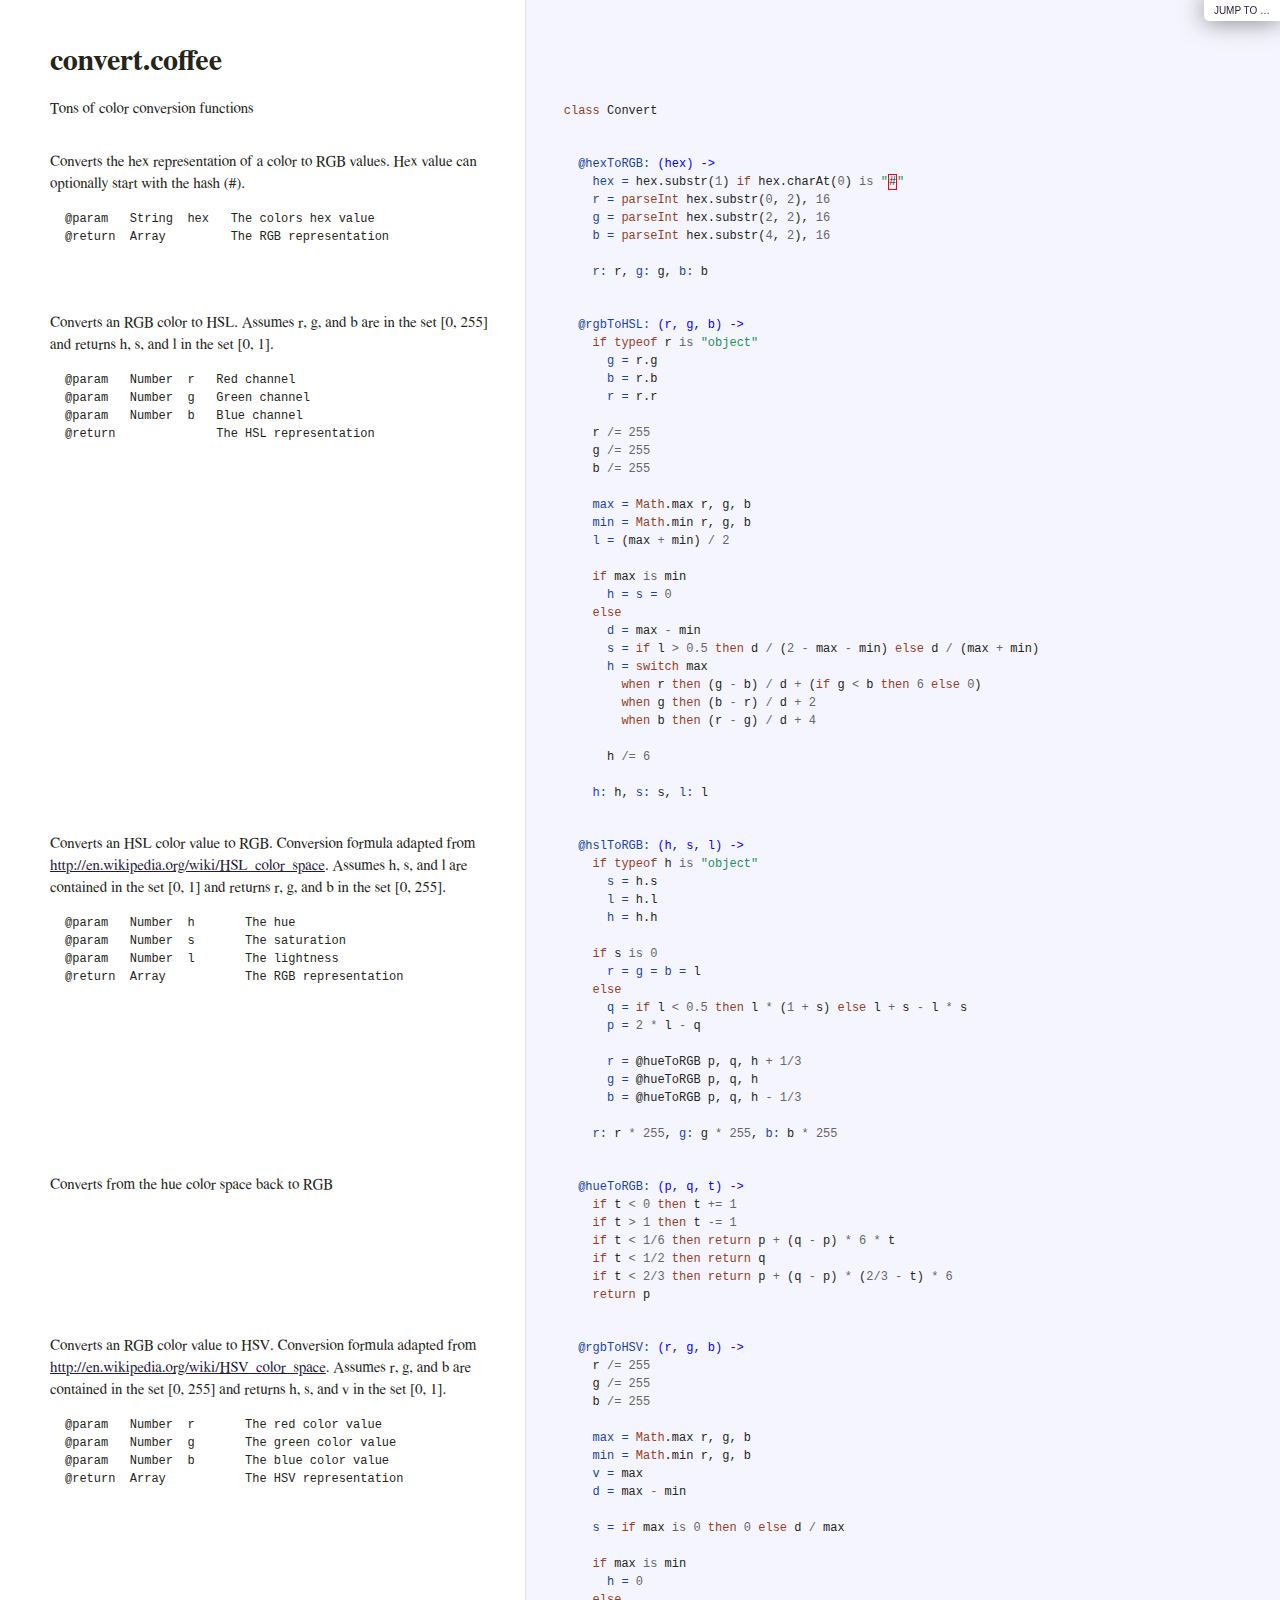
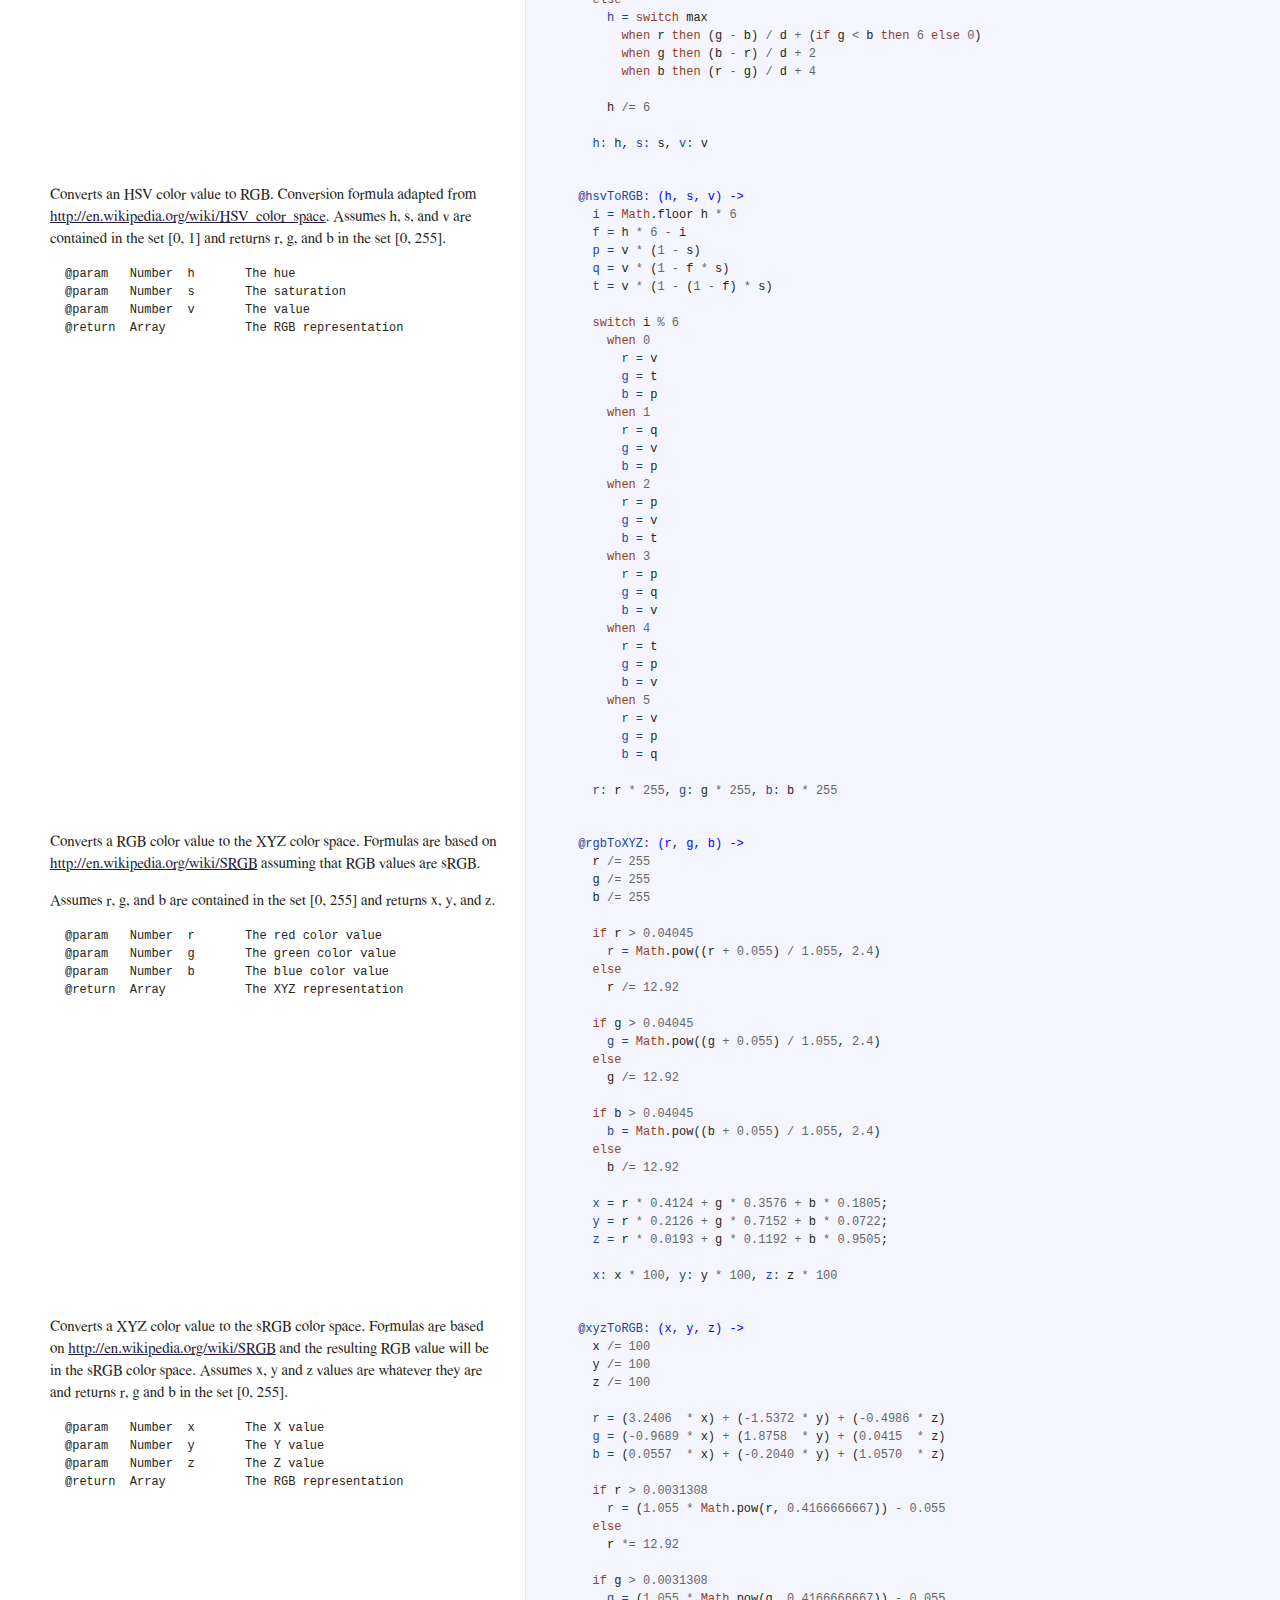
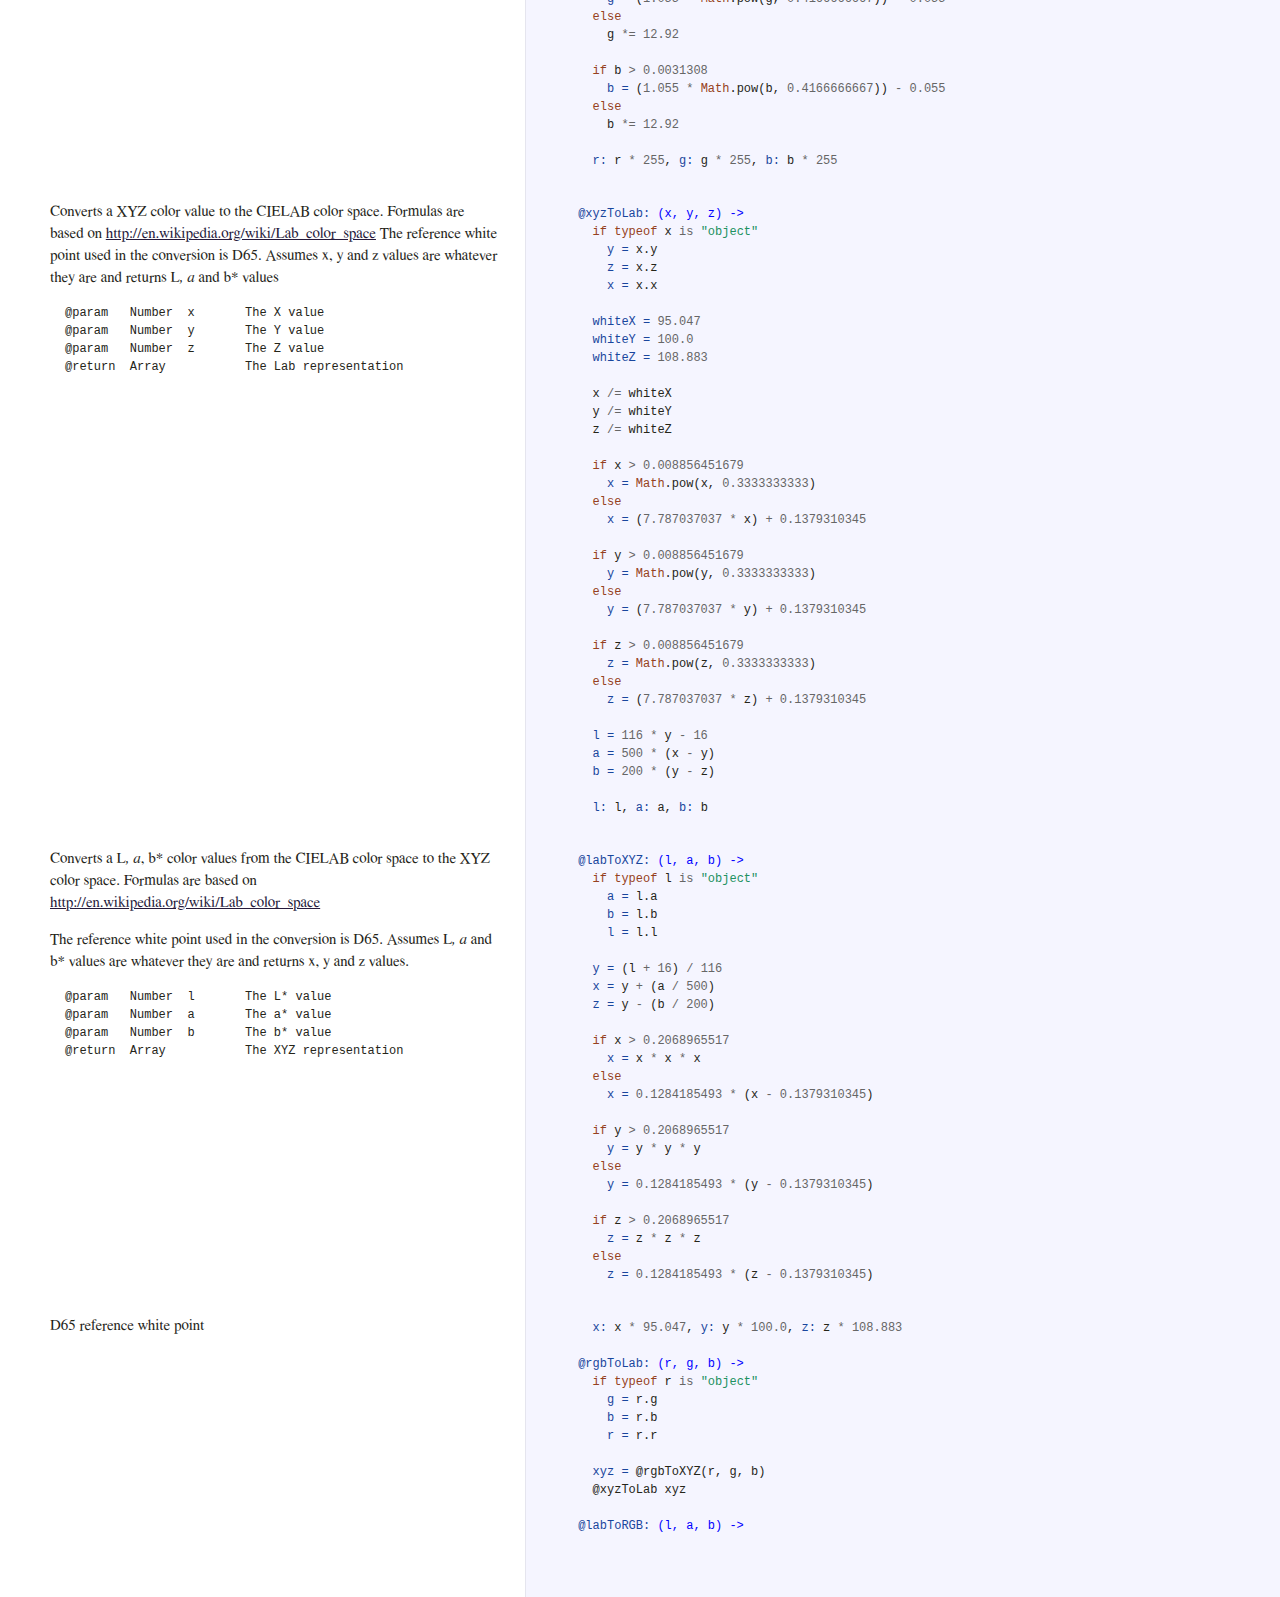
<file: libraries/CamanJS-4.1.1/docs/convert.html>
<!DOCTYPE html>

<html>
<head>
  <title>convert.coffee</title>
  <meta http-equiv="content-type" content="text/html; charset=UTF-8">
  <meta name="viewport" content="width=device-width, target-densitydpi=160dpi, initial-scale=1.0; maximum-scale=1.0; user-scalable=0;">
  <link rel="stylesheet" media="all" href="docco.css" />
</head>
<body>
  <div id="container">
    <div id="background"></div>
    
      <ul id="jump_to">
        <li>
          <a class="large" href="javascript:void(0);">Jump To &hellip;</a>
          <a class="small" href="javascript:void(0);">+</a>
          <div id="jump_wrapper">
          <div id="jump_page">
            
              
              <a class="source" href="analyze.html">
                analyze.coffee
              </a>
            
              
              <a class="source" href="autoload.html">
                autoload.coffee
              </a>
            
              
              <a class="source" href="blender.html">
                blender.coffee
              </a>
            
              
              <a class="source" href="calculate.html">
                calculate.coffee
              </a>
            
              
              <a class="source" href="caman.html">
                caman.coffee
              </a>
            
              
              <a class="source" href="convert.html">
                convert.coffee
              </a>
            
              
              <a class="source" href="event.html">
                event.coffee
              </a>
            
              
              <a class="source" href="filter.html">
                filter.coffee
              </a>
            
              
              <a class="source" href="io.html">
                io.coffee
              </a>
            
              
              <a class="source" href="layer.html">
                layer.coffee
              </a>
            
              
              <a class="source" href="logger.html">
                logger.coffee
              </a>
            
              
              <a class="source" href="pixelinfo.html">
                pixelinfo.coffee
              </a>
            
              
              <a class="source" href="plugin.html">
                plugin.coffee
              </a>
            
              
              <a class="source" href="renderer.html">
                renderer.coffee
              </a>
            
              
              <a class="source" href="store.html">
                store.coffee
              </a>
            
              
              <a class="source" href="util.html">
                util.coffee
              </a>
            
              
              <a class="source" href="blenders.html">
                blenders.coffee
              </a>
            
              
              <a class="source" href="filters.html">
                filters.coffee
              </a>
            
              
              <a class="source" href="size.html">
                size.coffee
              </a>
            
              
              <a class="source" href="blur.html">
                blur.coffee
              </a>
            
              
              <a class="source" href="camera.html">
                camera.coffee
              </a>
            
              
              <a class="source" href="compoundBlur.html">
                compoundBlur.coffee
              </a>
            
              
              <a class="source" href="edges.html">
                edges.coffee
              </a>
            
              
              <a class="source" href="posterize.html">
                posterize.coffee
              </a>
            
              
              <a class="source" href="presets.html">
                presets.coffee
              </a>
            
              
              <a class="source" href="stackBlur.html">
                stackBlur.coffee
              </a>
            
              
              <a class="source" href="threshold.html">
                threshold.coffee
              </a>
            
          </div>
        </li>
      </ul>
    
    <ul class="sections">
        
          <li id="title">
              <div class="annotation">
                  <h1>convert.coffee</h1>
              </div>
          </li>
        
        
        
        <li id="section-1">
            <div class="annotation">
              
              <div class="pilwrap ">
                <a class="pilcrow" href="#section-1">&#182;</a>
              </div>
              <p>Tons of color conversion functions</p>

            </div>
            
            <div class="content"><div class="highlight"><pre><span class="k">class</span> <span class="nx">Convert</span></pre></div></div>
            
        </li>
        
        
        <li id="section-2">
            <div class="annotation">
              
              <div class="pilwrap ">
                <a class="pilcrow" href="#section-2">&#182;</a>
              </div>
              
<p>Converts the hex representation of a color to RGB values.
Hex value can optionally start with the hash (#).</p>
<pre>
@param   String  hex   The colors hex value
@return  Array         The RGB representation
</pre>


            </div>
            
            <div class="content"><div class="highlight"><pre>  <span class="vi">@hexToRGB: </span><span class="nf">(hex) -&gt;</span>
    <span class="nv">hex = </span><span class="nx">hex</span><span class="p">.</span><span class="nx">substr</span><span class="p">(</span><span class="mi">1</span><span class="p">)</span> <span class="k">if</span> <span class="nx">hex</span><span class="p">.</span><span class="nx">charAt</span><span class="p">(</span><span class="mi">0</span><span class="p">)</span> <span class="o">is</span> <span class="s">&quot;</span><span class="err">#</span><span class="s">&quot;</span>
    <span class="nv">r = </span><span class="nb">parseInt</span> <span class="nx">hex</span><span class="p">.</span><span class="nx">substr</span><span class="p">(</span><span class="mi">0</span><span class="p">,</span> <span class="mi">2</span><span class="p">),</span> <span class="mi">16</span>
    <span class="nv">g = </span><span class="nb">parseInt</span> <span class="nx">hex</span><span class="p">.</span><span class="nx">substr</span><span class="p">(</span><span class="mi">2</span><span class="p">,</span> <span class="mi">2</span><span class="p">),</span> <span class="mi">16</span>
    <span class="nv">b = </span><span class="nb">parseInt</span> <span class="nx">hex</span><span class="p">.</span><span class="nx">substr</span><span class="p">(</span><span class="mi">4</span><span class="p">,</span> <span class="mi">2</span><span class="p">),</span> <span class="mi">16</span>

    <span class="nv">r: </span><span class="nx">r</span><span class="p">,</span> <span class="nv">g: </span><span class="nx">g</span><span class="p">,</span> <span class="nv">b: </span><span class="nx">b</span></pre></div></div>
            
        </li>
        
        
        <li id="section-3">
            <div class="annotation">
              
              <div class="pilwrap ">
                <a class="pilcrow" href="#section-3">&#182;</a>
              </div>
              
<p>Converts an RGB color to HSL.
Assumes r, g, and b are in the set [0, 255] and
returns h, s, and l in the set [0, 1].</p>
<pre>
@param   Number  r   Red channel
@param   Number  g   Green channel
@param   Number  b   Blue channel
@return              The HSL representation
</pre>


            </div>
            
            <div class="content"><div class="highlight"><pre>  <span class="vi">@rgbToHSL: </span><span class="nf">(r, g, b) -&gt;</span>
    <span class="k">if</span> <span class="k">typeof</span> <span class="nx">r</span> <span class="o">is</span> <span class="s">&quot;object&quot;</span>
      <span class="nv">g = </span><span class="nx">r</span><span class="p">.</span><span class="nx">g</span>
      <span class="nv">b = </span><span class="nx">r</span><span class="p">.</span><span class="nx">b</span>
      <span class="nv">r = </span><span class="nx">r</span><span class="p">.</span><span class="nx">r</span>

    <span class="nx">r</span> <span class="o">/=</span> <span class="mi">255</span>
    <span class="nx">g</span> <span class="o">/=</span> <span class="mi">255</span>
    <span class="nx">b</span> <span class="o">/=</span> <span class="mi">255</span>

    <span class="nv">max = </span><span class="nb">Math</span><span class="p">.</span><span class="nx">max</span> <span class="nx">r</span><span class="p">,</span> <span class="nx">g</span><span class="p">,</span> <span class="nx">b</span>
    <span class="nv">min = </span><span class="nb">Math</span><span class="p">.</span><span class="nx">min</span> <span class="nx">r</span><span class="p">,</span> <span class="nx">g</span><span class="p">,</span> <span class="nx">b</span>
    <span class="nv">l = </span><span class="p">(</span><span class="nx">max</span> <span class="o">+</span> <span class="nx">min</span><span class="p">)</span> <span class="o">/</span> <span class="mi">2</span>

    <span class="k">if</span> <span class="nx">max</span> <span class="o">is</span> <span class="nx">min</span>
      <span class="nv">h = s = </span><span class="mi">0</span>
    <span class="k">else</span>
      <span class="nv">d = </span><span class="nx">max</span> <span class="o">-</span> <span class="nx">min</span>
      <span class="nv">s = </span><span class="k">if</span> <span class="nx">l</span> <span class="o">&gt;</span> <span class="mf">0.5</span> <span class="k">then</span> <span class="nx">d</span> <span class="o">/</span> <span class="p">(</span><span class="mi">2</span> <span class="o">-</span> <span class="nx">max</span> <span class="o">-</span> <span class="nx">min</span><span class="p">)</span> <span class="k">else</span> <span class="nx">d</span> <span class="o">/</span> <span class="p">(</span><span class="nx">max</span> <span class="o">+</span> <span class="nx">min</span><span class="p">)</span>
      <span class="nv">h = </span><span class="k">switch</span> <span class="nx">max</span>
        <span class="k">when</span> <span class="nx">r</span> <span class="k">then</span> <span class="p">(</span><span class="nx">g</span> <span class="o">-</span> <span class="nx">b</span><span class="p">)</span> <span class="o">/</span> <span class="nx">d</span> <span class="o">+</span> <span class="p">(</span><span class="k">if</span> <span class="nx">g</span> <span class="o">&lt;</span> <span class="nx">b</span> <span class="k">then</span> <span class="mi">6</span> <span class="k">else</span> <span class="mi">0</span><span class="p">)</span>
        <span class="k">when</span> <span class="nx">g</span> <span class="k">then</span> <span class="p">(</span><span class="nx">b</span> <span class="o">-</span> <span class="nx">r</span><span class="p">)</span> <span class="o">/</span> <span class="nx">d</span> <span class="o">+</span> <span class="mi">2</span>
        <span class="k">when</span> <span class="nx">b</span> <span class="k">then</span> <span class="p">(</span><span class="nx">r</span> <span class="o">-</span> <span class="nx">g</span><span class="p">)</span> <span class="o">/</span> <span class="nx">d</span> <span class="o">+</span> <span class="mi">4</span>
      
      <span class="nx">h</span> <span class="o">/=</span> <span class="mi">6</span>

    <span class="nv">h: </span><span class="nx">h</span><span class="p">,</span> <span class="nv">s: </span><span class="nx">s</span><span class="p">,</span> <span class="nv">l: </span><span class="nx">l</span></pre></div></div>
            
        </li>
        
        
        <li id="section-4">
            <div class="annotation">
              
              <div class="pilwrap ">
                <a class="pilcrow" href="#section-4">&#182;</a>
              </div>
              
<p>Converts an HSL color value to RGB. Conversion formula
adapted from <a href="http://en.wikipedia.org/wiki/HSL_color_space">http://en.wikipedia.org/wiki/HSL_color_space</a>.
Assumes h, s, and l are contained in the set [0, 1] and
returns r, g, and b in the set [0, 255].</p>
<pre>
@param   Number  h       The hue
@param   Number  s       The saturation
@param   Number  l       The lightness
@return  Array           The RGB representation
</pre>


            </div>
            
            <div class="content"><div class="highlight"><pre>  <span class="vi">@hslToRGB: </span><span class="nf">(h, s, l) -&gt;</span>
    <span class="k">if</span> <span class="k">typeof</span> <span class="nx">h</span> <span class="o">is</span> <span class="s">&quot;object&quot;</span>
      <span class="nv">s = </span><span class="nx">h</span><span class="p">.</span><span class="nx">s</span>
      <span class="nv">l = </span><span class="nx">h</span><span class="p">.</span><span class="nx">l</span>
      <span class="nv">h = </span><span class="nx">h</span><span class="p">.</span><span class="nx">h</span>

    <span class="k">if</span> <span class="nx">s</span> <span class="o">is</span> <span class="mi">0</span>
      <span class="nv">r = g = b = </span><span class="nx">l</span>
    <span class="k">else</span>
      <span class="nv">q = </span><span class="k">if</span> <span class="nx">l</span> <span class="o">&lt;</span> <span class="mf">0.5</span> <span class="k">then</span> <span class="nx">l</span> <span class="o">*</span> <span class="p">(</span><span class="mi">1</span> <span class="o">+</span> <span class="nx">s</span><span class="p">)</span> <span class="k">else</span> <span class="nx">l</span> <span class="o">+</span> <span class="nx">s</span> <span class="o">-</span> <span class="nx">l</span> <span class="o">*</span> <span class="nx">s</span>
      <span class="nv">p = </span><span class="mi">2</span> <span class="o">*</span> <span class="nx">l</span> <span class="o">-</span> <span class="nx">q</span>
      
      <span class="nv">r = </span><span class="nx">@hueToRGB</span> <span class="nx">p</span><span class="p">,</span> <span class="nx">q</span><span class="p">,</span> <span class="nx">h</span> <span class="o">+</span> <span class="mi">1</span><span class="o">/</span><span class="mi">3</span>
      <span class="nv">g = </span><span class="nx">@hueToRGB</span> <span class="nx">p</span><span class="p">,</span> <span class="nx">q</span><span class="p">,</span> <span class="nx">h</span>
      <span class="nv">b = </span><span class="nx">@hueToRGB</span> <span class="nx">p</span><span class="p">,</span> <span class="nx">q</span><span class="p">,</span> <span class="nx">h</span> <span class="o">-</span> <span class="mi">1</span><span class="o">/</span><span class="mi">3</span>

    <span class="nv">r: </span><span class="nx">r</span> <span class="o">*</span> <span class="mi">255</span><span class="p">,</span> <span class="nv">g: </span><span class="nx">g</span> <span class="o">*</span> <span class="mi">255</span><span class="p">,</span> <span class="nv">b: </span><span class="nx">b</span> <span class="o">*</span> <span class="mi">255</span></pre></div></div>
            
        </li>
        
        
        <li id="section-5">
            <div class="annotation">
              
              <div class="pilwrap ">
                <a class="pilcrow" href="#section-5">&#182;</a>
              </div>
              
<p>Converts from the hue color space back to RGB</p>

            </div>
            
            <div class="content"><div class="highlight"><pre>  <span class="vi">@hueToRGB: </span><span class="nf">(p, q, t) -&gt;</span>
    <span class="k">if</span> <span class="nx">t</span> <span class="o">&lt;</span> <span class="mi">0</span> <span class="k">then</span> <span class="nx">t</span> <span class="o">+=</span> <span class="mi">1</span>
    <span class="k">if</span> <span class="nx">t</span> <span class="o">&gt;</span> <span class="mi">1</span> <span class="k">then</span> <span class="nx">t</span> <span class="o">-=</span> <span class="mi">1</span>
    <span class="k">if</span> <span class="nx">t</span> <span class="o">&lt;</span> <span class="mi">1</span><span class="o">/</span><span class="mi">6</span> <span class="k">then</span> <span class="k">return</span> <span class="nx">p</span> <span class="o">+</span> <span class="p">(</span><span class="nx">q</span> <span class="o">-</span> <span class="nx">p</span><span class="p">)</span> <span class="o">*</span> <span class="mi">6</span> <span class="o">*</span> <span class="nx">t</span>
    <span class="k">if</span> <span class="nx">t</span> <span class="o">&lt;</span> <span class="mi">1</span><span class="o">/</span><span class="mi">2</span> <span class="k">then</span> <span class="k">return</span> <span class="nx">q</span>
    <span class="k">if</span> <span class="nx">t</span> <span class="o">&lt;</span> <span class="mi">2</span><span class="o">/</span><span class="mi">3</span> <span class="k">then</span> <span class="k">return</span> <span class="nx">p</span> <span class="o">+</span> <span class="p">(</span><span class="nx">q</span> <span class="o">-</span> <span class="nx">p</span><span class="p">)</span> <span class="o">*</span> <span class="p">(</span><span class="mi">2</span><span class="o">/</span><span class="mi">3</span> <span class="o">-</span> <span class="nx">t</span><span class="p">)</span> <span class="o">*</span> <span class="mi">6</span>
    <span class="k">return</span> <span class="nx">p</span></pre></div></div>
            
        </li>
        
        
        <li id="section-6">
            <div class="annotation">
              
              <div class="pilwrap ">
                <a class="pilcrow" href="#section-6">&#182;</a>
              </div>
              
<p>Converts an RGB color value to HSV. Conversion formula
adapted from <a href="http://en.wikipedia.org/wiki/HSV_color_space">http://en.wikipedia.org/wiki/HSV_color_space</a>.
Assumes r, g, and b are contained in the set [0, 255] and
returns h, s, and v in the set [0, 1].</p>
<pre>
@param   Number  r       The red color value
@param   Number  g       The green color value
@param   Number  b       The blue color value
@return  Array           The HSV representation
</pre>


            </div>
            
            <div class="content"><div class="highlight"><pre>  <span class="vi">@rgbToHSV: </span><span class="nf">(r, g, b) -&gt;</span>
    <span class="nx">r</span> <span class="o">/=</span> <span class="mi">255</span>
    <span class="nx">g</span> <span class="o">/=</span> <span class="mi">255</span>
    <span class="nx">b</span> <span class="o">/=</span> <span class="mi">255</span>

    <span class="nv">max = </span><span class="nb">Math</span><span class="p">.</span><span class="nx">max</span> <span class="nx">r</span><span class="p">,</span> <span class="nx">g</span><span class="p">,</span> <span class="nx">b</span>
    <span class="nv">min = </span><span class="nb">Math</span><span class="p">.</span><span class="nx">min</span> <span class="nx">r</span><span class="p">,</span> <span class="nx">g</span><span class="p">,</span> <span class="nx">b</span>
    <span class="nv">v = </span><span class="nx">max</span>
    <span class="nv">d = </span><span class="nx">max</span> <span class="o">-</span> <span class="nx">min</span>

    <span class="nv">s = </span><span class="k">if</span> <span class="nx">max</span> <span class="o">is</span> <span class="mi">0</span> <span class="k">then</span> <span class="mi">0</span> <span class="k">else</span> <span class="nx">d</span> <span class="o">/</span> <span class="nx">max</span>

    <span class="k">if</span> <span class="nx">max</span> <span class="o">is</span> <span class="nx">min</span>
      <span class="nv">h = </span><span class="mi">0</span>
    <span class="k">else</span>
      <span class="nv">h = </span><span class="k">switch</span> <span class="nx">max</span>
        <span class="k">when</span> <span class="nx">r</span> <span class="k">then</span> <span class="p">(</span><span class="nx">g</span> <span class="o">-</span> <span class="nx">b</span><span class="p">)</span> <span class="o">/</span> <span class="nx">d</span> <span class="o">+</span> <span class="p">(</span><span class="k">if</span> <span class="nx">g</span> <span class="o">&lt;</span> <span class="nx">b</span> <span class="k">then</span> <span class="mi">6</span> <span class="k">else</span> <span class="mi">0</span><span class="p">)</span>
        <span class="k">when</span> <span class="nx">g</span> <span class="k">then</span> <span class="p">(</span><span class="nx">b</span> <span class="o">-</span> <span class="nx">r</span><span class="p">)</span> <span class="o">/</span> <span class="nx">d</span> <span class="o">+</span> <span class="mi">2</span>
        <span class="k">when</span> <span class="nx">b</span> <span class="k">then</span> <span class="p">(</span><span class="nx">r</span> <span class="o">-</span> <span class="nx">g</span><span class="p">)</span> <span class="o">/</span> <span class="nx">d</span> <span class="o">+</span> <span class="mi">4</span>

      <span class="nx">h</span> <span class="o">/=</span> <span class="mi">6</span>

    <span class="nv">h: </span><span class="nx">h</span><span class="p">,</span> <span class="nv">s: </span><span class="nx">s</span><span class="p">,</span> <span class="nv">v: </span><span class="nx">v</span></pre></div></div>
            
        </li>
        
        
        <li id="section-7">
            <div class="annotation">
              
              <div class="pilwrap ">
                <a class="pilcrow" href="#section-7">&#182;</a>
              </div>
              
<p>Converts an HSV color value to RGB. Conversion formula
adapted from <a href="http://en.wikipedia.org/wiki/HSV_color_space">http://en.wikipedia.org/wiki/HSV_color_space</a>.
Assumes h, s, and v are contained in the set [0, 1] and
returns r, g, and b in the set [0, 255].</p>
<pre>
@param   Number  h       The hue
@param   Number  s       The saturation
@param   Number  v       The value
@return  Array           The RGB representation
</pre>


            </div>
            
            <div class="content"><div class="highlight"><pre>  <span class="vi">@hsvToRGB: </span><span class="nf">(h, s, v) -&gt;</span>
    <span class="nv">i = </span><span class="nb">Math</span><span class="p">.</span><span class="nx">floor</span> <span class="nx">h</span> <span class="o">*</span> <span class="mi">6</span>
    <span class="nv">f = </span><span class="nx">h</span> <span class="o">*</span> <span class="mi">6</span> <span class="o">-</span> <span class="nx">i</span>
    <span class="nv">p = </span><span class="nx">v</span> <span class="o">*</span> <span class="p">(</span><span class="mi">1</span> <span class="o">-</span> <span class="nx">s</span><span class="p">)</span>
    <span class="nv">q = </span><span class="nx">v</span> <span class="o">*</span> <span class="p">(</span><span class="mi">1</span> <span class="o">-</span> <span class="nx">f</span> <span class="o">*</span> <span class="nx">s</span><span class="p">)</span>
    <span class="nv">t = </span><span class="nx">v</span> <span class="o">*</span> <span class="p">(</span><span class="mi">1</span> <span class="o">-</span> <span class="p">(</span><span class="mi">1</span> <span class="o">-</span> <span class="nx">f</span><span class="p">)</span> <span class="o">*</span> <span class="nx">s</span><span class="p">)</span>

    <span class="k">switch</span> <span class="nx">i</span> <span class="o">%</span> <span class="mi">6</span>
      <span class="k">when</span> <span class="mi">0</span>
        <span class="nv">r = </span><span class="nx">v</span>
        <span class="nv">g = </span><span class="nx">t</span>
        <span class="nv">b = </span><span class="nx">p</span>
      <span class="k">when</span> <span class="mi">1</span>
        <span class="nv">r = </span><span class="nx">q</span>
        <span class="nv">g = </span><span class="nx">v</span>
        <span class="nv">b = </span><span class="nx">p</span>
      <span class="k">when</span> <span class="mi">2</span>
        <span class="nv">r = </span><span class="nx">p</span>
        <span class="nv">g = </span><span class="nx">v</span>
        <span class="nv">b = </span><span class="nx">t</span>
      <span class="k">when</span> <span class="mi">3</span>
        <span class="nv">r = </span><span class="nx">p</span>
        <span class="nv">g = </span><span class="nx">q</span>
        <span class="nv">b = </span><span class="nx">v</span>
      <span class="k">when</span> <span class="mi">4</span>
        <span class="nv">r = </span><span class="nx">t</span>
        <span class="nv">g = </span><span class="nx">p</span>
        <span class="nv">b = </span><span class="nx">v</span>
      <span class="k">when</span> <span class="mi">5</span>
        <span class="nv">r = </span><span class="nx">v</span>
        <span class="nv">g = </span><span class="nx">p</span>
        <span class="nv">b = </span><span class="nx">q</span>

    <span class="nv">r: </span><span class="nx">r</span> <span class="o">*</span> <span class="mi">255</span><span class="p">,</span> <span class="nv">g: </span><span class="nx">g</span> <span class="o">*</span> <span class="mi">255</span><span class="p">,</span> <span class="nv">b: </span><span class="nx">b</span> <span class="o">*</span> <span class="mi">255</span></pre></div></div>
            
        </li>
        
        
        <li id="section-8">
            <div class="annotation">
              
              <div class="pilwrap ">
                <a class="pilcrow" href="#section-8">&#182;</a>
              </div>
              
<p>Converts a RGB color value to the XYZ color space. Formulas
are based on <a href="http://en.wikipedia.org/wiki/SRGB">http://en.wikipedia.org/wiki/SRGB</a> assuming that
RGB values are sRGB.</p>
<p>Assumes r, g, and b are contained in the set [0, 255] and
returns x, y, and z.</p>
<pre>
@param   Number  r       The red color value
@param   Number  g       The green color value
@param   Number  b       The blue color value
@return  Array           The XYZ representation
</pre>


            </div>
            
            <div class="content"><div class="highlight"><pre>  <span class="vi">@rgbToXYZ: </span><span class="nf">(r, g, b) -&gt;</span>
    <span class="nx">r</span> <span class="o">/=</span> <span class="mi">255</span>
    <span class="nx">g</span> <span class="o">/=</span> <span class="mi">255</span>
    <span class="nx">b</span> <span class="o">/=</span> <span class="mi">255</span>

    <span class="k">if</span> <span class="nx">r</span> <span class="o">&gt;</span> <span class="mf">0.04045</span>
      <span class="nv">r = </span><span class="nb">Math</span><span class="p">.</span><span class="nx">pow</span><span class="p">((</span><span class="nx">r</span> <span class="o">+</span> <span class="mf">0.055</span><span class="p">)</span> <span class="o">/</span> <span class="mf">1.055</span><span class="p">,</span> <span class="mf">2.4</span><span class="p">)</span>
    <span class="k">else</span>
      <span class="nx">r</span> <span class="o">/=</span> <span class="mf">12.92</span>

    <span class="k">if</span> <span class="nx">g</span> <span class="o">&gt;</span> <span class="mf">0.04045</span>
      <span class="nv">g = </span><span class="nb">Math</span><span class="p">.</span><span class="nx">pow</span><span class="p">((</span><span class="nx">g</span> <span class="o">+</span> <span class="mf">0.055</span><span class="p">)</span> <span class="o">/</span> <span class="mf">1.055</span><span class="p">,</span> <span class="mf">2.4</span><span class="p">)</span>
    <span class="k">else</span>
      <span class="nx">g</span> <span class="o">/=</span> <span class="mf">12.92</span>

    <span class="k">if</span> <span class="nx">b</span> <span class="o">&gt;</span> <span class="mf">0.04045</span>
      <span class="nv">b = </span><span class="nb">Math</span><span class="p">.</span><span class="nx">pow</span><span class="p">((</span><span class="nx">b</span> <span class="o">+</span> <span class="mf">0.055</span><span class="p">)</span> <span class="o">/</span> <span class="mf">1.055</span><span class="p">,</span> <span class="mf">2.4</span><span class="p">)</span>
    <span class="k">else</span>
      <span class="nx">b</span> <span class="o">/=</span> <span class="mf">12.92</span>

    <span class="nv">x = </span><span class="nx">r</span> <span class="o">*</span> <span class="mf">0.4124</span> <span class="o">+</span> <span class="nx">g</span> <span class="o">*</span> <span class="mf">0.3576</span> <span class="o">+</span> <span class="nx">b</span> <span class="o">*</span> <span class="mf">0.1805</span><span class="p">;</span>
    <span class="nv">y = </span><span class="nx">r</span> <span class="o">*</span> <span class="mf">0.2126</span> <span class="o">+</span> <span class="nx">g</span> <span class="o">*</span> <span class="mf">0.7152</span> <span class="o">+</span> <span class="nx">b</span> <span class="o">*</span> <span class="mf">0.0722</span><span class="p">;</span>
    <span class="nv">z = </span><span class="nx">r</span> <span class="o">*</span> <span class="mf">0.0193</span> <span class="o">+</span> <span class="nx">g</span> <span class="o">*</span> <span class="mf">0.1192</span> <span class="o">+</span> <span class="nx">b</span> <span class="o">*</span> <span class="mf">0.9505</span><span class="p">;</span>
  
    <span class="nv">x: </span><span class="nx">x</span> <span class="o">*</span> <span class="mi">100</span><span class="p">,</span> <span class="nv">y: </span><span class="nx">y</span> <span class="o">*</span> <span class="mi">100</span><span class="p">,</span> <span class="nv">z: </span><span class="nx">z</span> <span class="o">*</span> <span class="mi">100</span></pre></div></div>
            
        </li>
        
        
        <li id="section-9">
            <div class="annotation">
              
              <div class="pilwrap ">
                <a class="pilcrow" href="#section-9">&#182;</a>
              </div>
              
<p>Converts a XYZ color value to the sRGB color space. Formulas
are based on <a href="http://en.wikipedia.org/wiki/SRGB">http://en.wikipedia.org/wiki/SRGB</a> and the resulting
RGB value will be in the sRGB color space.
Assumes x, y and z values are whatever they are and returns
r, g and b in the set [0, 255].</p>
<pre>
@param   Number  x       The X value
@param   Number  y       The Y value
@param   Number  z       The Z value
@return  Array           The RGB representation
</pre>


            </div>
            
            <div class="content"><div class="highlight"><pre>  <span class="vi">@xyzToRGB: </span><span class="nf">(x, y, z) -&gt;</span>
    <span class="nx">x</span> <span class="o">/=</span> <span class="mi">100</span>
    <span class="nx">y</span> <span class="o">/=</span> <span class="mi">100</span>
    <span class="nx">z</span> <span class="o">/=</span> <span class="mi">100</span>

    <span class="nv">r = </span><span class="p">(</span><span class="mf">3.2406</span>  <span class="o">*</span> <span class="nx">x</span><span class="p">)</span> <span class="o">+</span> <span class="p">(</span><span class="o">-</span><span class="mf">1.5372</span> <span class="o">*</span> <span class="nx">y</span><span class="p">)</span> <span class="o">+</span> <span class="p">(</span><span class="o">-</span><span class="mf">0.4986</span> <span class="o">*</span> <span class="nx">z</span><span class="p">)</span>
    <span class="nv">g = </span><span class="p">(</span><span class="o">-</span><span class="mf">0.9689</span> <span class="o">*</span> <span class="nx">x</span><span class="p">)</span> <span class="o">+</span> <span class="p">(</span><span class="mf">1.8758</span>  <span class="o">*</span> <span class="nx">y</span><span class="p">)</span> <span class="o">+</span> <span class="p">(</span><span class="mf">0.0415</span>  <span class="o">*</span> <span class="nx">z</span><span class="p">)</span>
    <span class="nv">b = </span><span class="p">(</span><span class="mf">0.0557</span>  <span class="o">*</span> <span class="nx">x</span><span class="p">)</span> <span class="o">+</span> <span class="p">(</span><span class="o">-</span><span class="mf">0.2040</span> <span class="o">*</span> <span class="nx">y</span><span class="p">)</span> <span class="o">+</span> <span class="p">(</span><span class="mf">1.0570</span>  <span class="o">*</span> <span class="nx">z</span><span class="p">)</span>

    <span class="k">if</span> <span class="nx">r</span> <span class="o">&gt;</span> <span class="mf">0.0031308</span>
      <span class="nv">r = </span><span class="p">(</span><span class="mf">1.055</span> <span class="o">*</span> <span class="nb">Math</span><span class="p">.</span><span class="nx">pow</span><span class="p">(</span><span class="nx">r</span><span class="p">,</span> <span class="mf">0.4166666667</span><span class="p">))</span> <span class="o">-</span> <span class="mf">0.055</span>
    <span class="k">else</span>
      <span class="nx">r</span> <span class="o">*=</span> <span class="mf">12.92</span>

    <span class="k">if</span> <span class="nx">g</span> <span class="o">&gt;</span> <span class="mf">0.0031308</span>
      <span class="nv">g = </span><span class="p">(</span><span class="mf">1.055</span> <span class="o">*</span> <span class="nb">Math</span><span class="p">.</span><span class="nx">pow</span><span class="p">(</span><span class="nx">g</span><span class="p">,</span> <span class="mf">0.4166666667</span><span class="p">))</span> <span class="o">-</span> <span class="mf">0.055</span>
    <span class="k">else</span>
      <span class="nx">g</span> <span class="o">*=</span> <span class="mf">12.92</span>

    <span class="k">if</span> <span class="nx">b</span> <span class="o">&gt;</span> <span class="mf">0.0031308</span>
      <span class="nv">b = </span><span class="p">(</span><span class="mf">1.055</span> <span class="o">*</span> <span class="nb">Math</span><span class="p">.</span><span class="nx">pow</span><span class="p">(</span><span class="nx">b</span><span class="p">,</span> <span class="mf">0.4166666667</span><span class="p">))</span> <span class="o">-</span> <span class="mf">0.055</span>
    <span class="k">else</span>
      <span class="nx">b</span> <span class="o">*=</span> <span class="mf">12.92</span>

    <span class="nv">r: </span><span class="nx">r</span> <span class="o">*</span> <span class="mi">255</span><span class="p">,</span> <span class="nv">g: </span><span class="nx">g</span> <span class="o">*</span> <span class="mi">255</span><span class="p">,</span> <span class="nv">b: </span><span class="nx">b</span> <span class="o">*</span> <span class="mi">255</span></pre></div></div>
            
        </li>
        
        
        <li id="section-10">
            <div class="annotation">
              
              <div class="pilwrap ">
                <a class="pilcrow" href="#section-10">&#182;</a>
              </div>
              
<p>Converts a XYZ color value to the CIELAB color space. Formulas
are based on <a href="http://en.wikipedia.org/wiki/Lab_color_space">http://en.wikipedia.org/wiki/Lab_color_space</a>
The reference white point used in the conversion is D65.
Assumes x, y and z values are whatever they are and returns
L<em>, a</em> and b* values</p>
<pre>
@param   Number  x       The X value
@param   Number  y       The Y value
@param   Number  z       The Z value
@return  Array           The Lab representation
</pre>


            </div>
            
            <div class="content"><div class="highlight"><pre>  <span class="vi">@xyzToLab: </span><span class="nf">(x, y, z) -&gt;</span>
    <span class="k">if</span> <span class="k">typeof</span> <span class="nx">x</span> <span class="o">is</span> <span class="s">&quot;object&quot;</span>
      <span class="nv">y = </span><span class="nx">x</span><span class="p">.</span><span class="nx">y</span>
      <span class="nv">z = </span><span class="nx">x</span><span class="p">.</span><span class="nx">z</span>
      <span class="nv">x = </span><span class="nx">x</span><span class="p">.</span><span class="nx">x</span>

    <span class="nv">whiteX = </span><span class="mf">95.047</span>
    <span class="nv">whiteY = </span><span class="mf">100.0</span>
    <span class="nv">whiteZ = </span><span class="mf">108.883</span>

    <span class="nx">x</span> <span class="o">/=</span> <span class="nx">whiteX</span>
    <span class="nx">y</span> <span class="o">/=</span> <span class="nx">whiteY</span>
    <span class="nx">z</span> <span class="o">/=</span> <span class="nx">whiteZ</span>

    <span class="k">if</span> <span class="nx">x</span> <span class="o">&gt;</span> <span class="mf">0.008856451679</span>
      <span class="nv">x = </span><span class="nb">Math</span><span class="p">.</span><span class="nx">pow</span><span class="p">(</span><span class="nx">x</span><span class="p">,</span> <span class="mf">0.3333333333</span><span class="p">)</span>
    <span class="k">else</span>
      <span class="nv">x = </span><span class="p">(</span><span class="mf">7.787037037</span> <span class="o">*</span> <span class="nx">x</span><span class="p">)</span> <span class="o">+</span> <span class="mf">0.1379310345</span>
  
    <span class="k">if</span> <span class="nx">y</span> <span class="o">&gt;</span> <span class="mf">0.008856451679</span>
      <span class="nv">y = </span><span class="nb">Math</span><span class="p">.</span><span class="nx">pow</span><span class="p">(</span><span class="nx">y</span><span class="p">,</span> <span class="mf">0.3333333333</span><span class="p">)</span>
    <span class="k">else</span>
      <span class="nv">y = </span><span class="p">(</span><span class="mf">7.787037037</span> <span class="o">*</span> <span class="nx">y</span><span class="p">)</span> <span class="o">+</span> <span class="mf">0.1379310345</span>
  
    <span class="k">if</span> <span class="nx">z</span> <span class="o">&gt;</span> <span class="mf">0.008856451679</span>
      <span class="nv">z = </span><span class="nb">Math</span><span class="p">.</span><span class="nx">pow</span><span class="p">(</span><span class="nx">z</span><span class="p">,</span> <span class="mf">0.3333333333</span><span class="p">)</span>
    <span class="k">else</span>
      <span class="nv">z = </span><span class="p">(</span><span class="mf">7.787037037</span> <span class="o">*</span> <span class="nx">z</span><span class="p">)</span> <span class="o">+</span> <span class="mf">0.1379310345</span>

    <span class="nv">l = </span><span class="mi">116</span> <span class="o">*</span> <span class="nx">y</span> <span class="o">-</span> <span class="mi">16</span>
    <span class="nv">a = </span><span class="mi">500</span> <span class="o">*</span> <span class="p">(</span><span class="nx">x</span> <span class="o">-</span> <span class="nx">y</span><span class="p">)</span>
    <span class="nv">b = </span><span class="mi">200</span> <span class="o">*</span> <span class="p">(</span><span class="nx">y</span> <span class="o">-</span> <span class="nx">z</span><span class="p">)</span>

    <span class="nv">l: </span><span class="nx">l</span><span class="p">,</span> <span class="nv">a: </span><span class="nx">a</span><span class="p">,</span> <span class="nv">b: </span><span class="nx">b</span></pre></div></div>
            
        </li>
        
        
        <li id="section-11">
            <div class="annotation">
              
              <div class="pilwrap ">
                <a class="pilcrow" href="#section-11">&#182;</a>
              </div>
              
<p>Converts a L<em>, a</em>, b* color values from the CIELAB color space
to the XYZ color space. Formulas are based on
<a href="http://en.wikipedia.org/wiki/Lab_color_space">http://en.wikipedia.org/wiki/Lab_color_space</a></p>
<p>The reference white point used in the conversion is D65.
Assumes L<em>, a</em> and b* values are whatever they are and returns
x, y and z values.</p>
<pre>
@param   Number  l       The L* value
@param   Number  a       The a* value
@param   Number  b       The b* value
@return  Array           The XYZ representation
</pre>


            </div>
            
            <div class="content"><div class="highlight"><pre>  <span class="vi">@labToXYZ: </span><span class="nf">(l, a, b) -&gt;</span>
    <span class="k">if</span> <span class="k">typeof</span> <span class="nx">l</span> <span class="o">is</span> <span class="s">&quot;object&quot;</span>
      <span class="nv">a = </span><span class="nx">l</span><span class="p">.</span><span class="nx">a</span>
      <span class="nv">b = </span><span class="nx">l</span><span class="p">.</span><span class="nx">b</span>
      <span class="nv">l = </span><span class="nx">l</span><span class="p">.</span><span class="nx">l</span>

    <span class="nv">y = </span><span class="p">(</span><span class="nx">l</span> <span class="o">+</span> <span class="mi">16</span><span class="p">)</span> <span class="o">/</span> <span class="mi">116</span>
    <span class="nv">x = </span><span class="nx">y</span> <span class="o">+</span> <span class="p">(</span><span class="nx">a</span> <span class="o">/</span> <span class="mi">500</span><span class="p">)</span>
    <span class="nv">z = </span><span class="nx">y</span> <span class="o">-</span> <span class="p">(</span><span class="nx">b</span> <span class="o">/</span> <span class="mi">200</span><span class="p">)</span>

    <span class="k">if</span> <span class="nx">x</span> <span class="o">&gt;</span> <span class="mf">0.2068965517</span>
      <span class="nv">x = </span><span class="nx">x</span> <span class="o">*</span> <span class="nx">x</span> <span class="o">*</span> <span class="nx">x</span>
    <span class="k">else</span>
      <span class="nv">x = </span><span class="mf">0.1284185493</span> <span class="o">*</span> <span class="p">(</span><span class="nx">x</span> <span class="o">-</span> <span class="mf">0.1379310345</span><span class="p">)</span>
  
    <span class="k">if</span> <span class="nx">y</span> <span class="o">&gt;</span> <span class="mf">0.2068965517</span>
      <span class="nv">y = </span><span class="nx">y</span> <span class="o">*</span> <span class="nx">y</span> <span class="o">*</span> <span class="nx">y</span>
    <span class="k">else</span>
      <span class="nv">y = </span><span class="mf">0.1284185493</span> <span class="o">*</span> <span class="p">(</span><span class="nx">y</span> <span class="o">-</span> <span class="mf">0.1379310345</span><span class="p">)</span>
  
    <span class="k">if</span> <span class="nx">z</span> <span class="o">&gt;</span> <span class="mf">0.2068965517</span>
      <span class="nv">z = </span><span class="nx">z</span> <span class="o">*</span> <span class="nx">z</span> <span class="o">*</span> <span class="nx">z</span>
    <span class="k">else</span>
      <span class="nv">z = </span><span class="mf">0.1284185493</span> <span class="o">*</span> <span class="p">(</span><span class="nx">z</span> <span class="o">-</span> <span class="mf">0.1379310345</span><span class="p">)</span></pre></div></div>
            
        </li>
        
        
        <li id="section-12">
            <div class="annotation">
              
              <div class="pilwrap ">
                <a class="pilcrow" href="#section-12">&#182;</a>
              </div>
              
<p>D65 reference white point</p>

            </div>
            
            <div class="content"><div class="highlight"><pre>    <span class="nv">x: </span><span class="nx">x</span> <span class="o">*</span> <span class="mf">95.047</span><span class="p">,</span> <span class="nv">y: </span><span class="nx">y</span> <span class="o">*</span> <span class="mf">100.0</span><span class="p">,</span> <span class="nv">z: </span><span class="nx">z</span> <span class="o">*</span> <span class="mf">108.883</span>

  <span class="vi">@rgbToLab: </span><span class="nf">(r, g, b) -&gt;</span>
    <span class="k">if</span> <span class="k">typeof</span> <span class="nx">r</span> <span class="o">is</span> <span class="s">&quot;object&quot;</span>
      <span class="nv">g = </span><span class="nx">r</span><span class="p">.</span><span class="nx">g</span>
      <span class="nv">b = </span><span class="nx">r</span><span class="p">.</span><span class="nx">b</span>
      <span class="nv">r = </span><span class="nx">r</span><span class="p">.</span><span class="nx">r</span>
    
    <span class="nv">xyz = </span><span class="nx">@rgbToXYZ</span><span class="p">(</span><span class="nx">r</span><span class="p">,</span> <span class="nx">g</span><span class="p">,</span> <span class="nx">b</span><span class="p">)</span>
    <span class="nx">@xyzToLab</span> <span class="nx">xyz</span>

  <span class="vi">@labToRGB: </span><span class="nf">(l, a, b) -&gt;</span>
    

</pre></div></div>
            
        </li>
        
    </ul>
  </div>
</body>
</html>
</file>
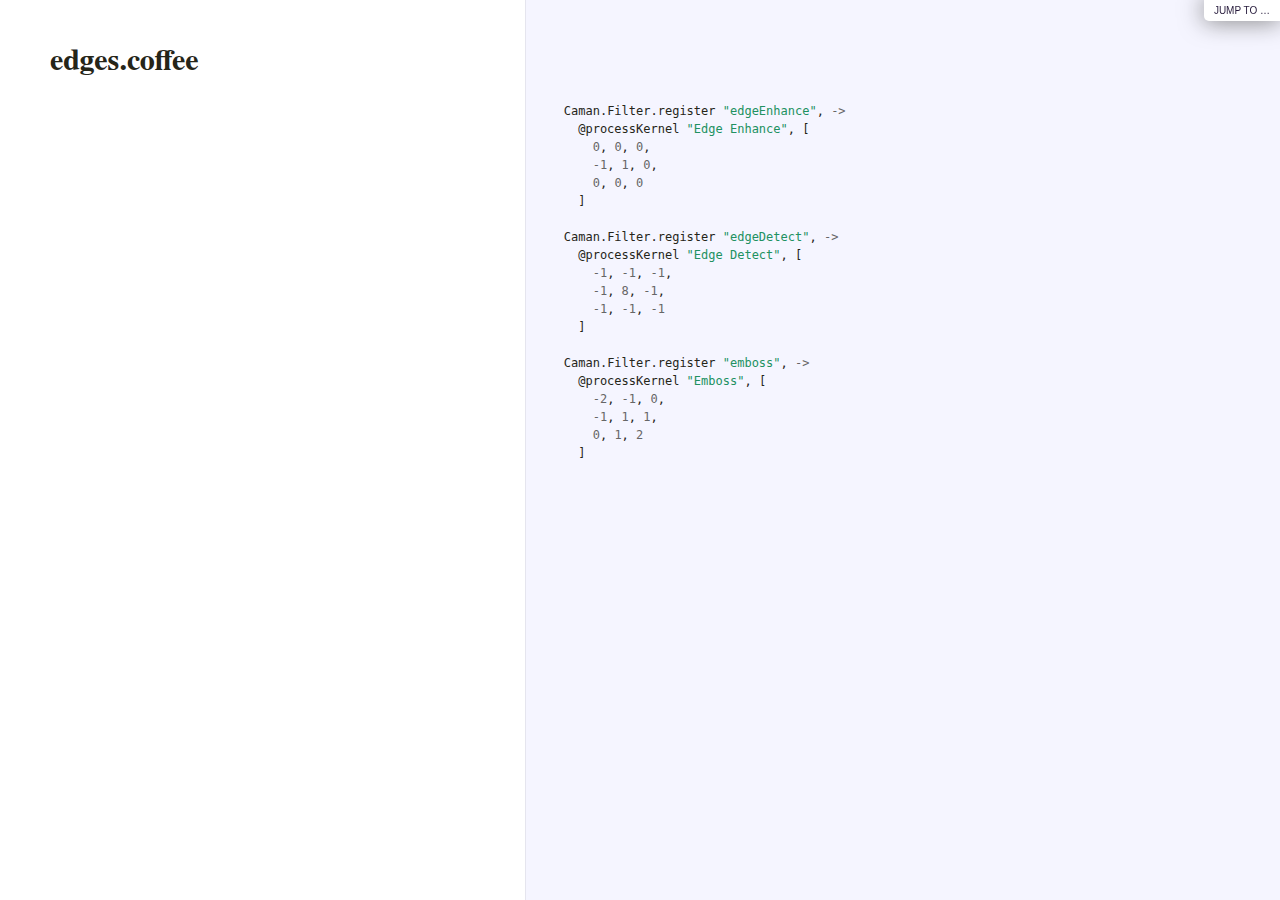
<file: libraries/CamanJS-4.1.1/docs/edges.html>
<!DOCTYPE html>

<html>
<head>
  <title>edges.coffee</title>
  <meta http-equiv="content-type" content="text/html; charset=UTF-8">
  <meta name="viewport" content="width=device-width, target-densitydpi=160dpi, initial-scale=1.0; maximum-scale=1.0; user-scalable=0;">
  <link rel="stylesheet" media="all" href="docco.css" />
</head>
<body>
  <div id="container">
    <div id="background"></div>
    
      <ul id="jump_to">
        <li>
          <a class="large" href="javascript:void(0);">Jump To &hellip;</a>
          <a class="small" href="javascript:void(0);">+</a>
          <div id="jump_wrapper">
          <div id="jump_page">
            
              
              <a class="source" href="analyze.html">
                analyze.coffee
              </a>
            
              
              <a class="source" href="autoload.html">
                autoload.coffee
              </a>
            
              
              <a class="source" href="blender.html">
                blender.coffee
              </a>
            
              
              <a class="source" href="calculate.html">
                calculate.coffee
              </a>
            
              
              <a class="source" href="caman.html">
                caman.coffee
              </a>
            
              
              <a class="source" href="convert.html">
                convert.coffee
              </a>
            
              
              <a class="source" href="event.html">
                event.coffee
              </a>
            
              
              <a class="source" href="filter.html">
                filter.coffee
              </a>
            
              
              <a class="source" href="io.html">
                io.coffee
              </a>
            
              
              <a class="source" href="layer.html">
                layer.coffee
              </a>
            
              
              <a class="source" href="logger.html">
                logger.coffee
              </a>
            
              
              <a class="source" href="pixelinfo.html">
                pixelinfo.coffee
              </a>
            
              
              <a class="source" href="plugin.html">
                plugin.coffee
              </a>
            
              
              <a class="source" href="renderer.html">
                renderer.coffee
              </a>
            
              
              <a class="source" href="store.html">
                store.coffee
              </a>
            
              
              <a class="source" href="util.html">
                util.coffee
              </a>
            
              
              <a class="source" href="blenders.html">
                blenders.coffee
              </a>
            
              
              <a class="source" href="filters.html">
                filters.coffee
              </a>
            
              
              <a class="source" href="size.html">
                size.coffee
              </a>
            
              
              <a class="source" href="blur.html">
                blur.coffee
              </a>
            
              
              <a class="source" href="camera.html">
                camera.coffee
              </a>
            
              
              <a class="source" href="compoundBlur.html">
                compoundBlur.coffee
              </a>
            
              
              <a class="source" href="edges.html">
                edges.coffee
              </a>
            
              
              <a class="source" href="posterize.html">
                posterize.coffee
              </a>
            
              
              <a class="source" href="presets.html">
                presets.coffee
              </a>
            
              
              <a class="source" href="stackBlur.html">
                stackBlur.coffee
              </a>
            
              
              <a class="source" href="threshold.html">
                threshold.coffee
              </a>
            
          </div>
        </li>
      </ul>
    
    <ul class="sections">
        
          <li id="title">
              <div class="annotation">
                  <h1>edges.coffee</h1>
              </div>
          </li>
        
        
        
        <li id="section-1">
            <div class="annotation">
              
              <div class="pilwrap ">
                <a class="pilcrow" href="#section-1">&#182;</a>
              </div>
              
            </div>
            
            <div class="content"><div class="highlight"><pre><span class="nx">Caman</span><span class="p">.</span><span class="nx">Filter</span><span class="p">.</span><span class="nx">register</span> <span class="s">&quot;edgeEnhance&quot;</span><span class="p">,</span> <span class="o">-&gt;</span>
  <span class="nx">@processKernel</span> <span class="s">&quot;Edge Enhance&quot;</span><span class="p">,</span> <span class="p">[</span>
    <span class="mi">0</span><span class="p">,</span> <span class="mi">0</span><span class="p">,</span> <span class="mi">0</span><span class="p">,</span>
    <span class="o">-</span><span class="mi">1</span><span class="p">,</span> <span class="mi">1</span><span class="p">,</span> <span class="mi">0</span><span class="p">,</span>
    <span class="mi">0</span><span class="p">,</span> <span class="mi">0</span><span class="p">,</span> <span class="mi">0</span>
  <span class="p">]</span>

<span class="nx">Caman</span><span class="p">.</span><span class="nx">Filter</span><span class="p">.</span><span class="nx">register</span> <span class="s">&quot;edgeDetect&quot;</span><span class="p">,</span> <span class="o">-&gt;</span>
  <span class="nx">@processKernel</span> <span class="s">&quot;Edge Detect&quot;</span><span class="p">,</span> <span class="p">[</span>
    <span class="o">-</span><span class="mi">1</span><span class="p">,</span> <span class="o">-</span><span class="mi">1</span><span class="p">,</span> <span class="o">-</span><span class="mi">1</span><span class="p">,</span>
    <span class="o">-</span><span class="mi">1</span><span class="p">,</span> <span class="mi">8</span><span class="p">,</span> <span class="o">-</span><span class="mi">1</span><span class="p">,</span>
    <span class="o">-</span><span class="mi">1</span><span class="p">,</span> <span class="o">-</span><span class="mi">1</span><span class="p">,</span> <span class="o">-</span><span class="mi">1</span>
  <span class="p">]</span>

<span class="nx">Caman</span><span class="p">.</span><span class="nx">Filter</span><span class="p">.</span><span class="nx">register</span> <span class="s">&quot;emboss&quot;</span><span class="p">,</span> <span class="o">-&gt;</span>
  <span class="nx">@processKernel</span> <span class="s">&quot;Emboss&quot;</span><span class="p">,</span> <span class="p">[</span>
    <span class="o">-</span><span class="mi">2</span><span class="p">,</span> <span class="o">-</span><span class="mi">1</span><span class="p">,</span> <span class="mi">0</span><span class="p">,</span>
    <span class="o">-</span><span class="mi">1</span><span class="p">,</span> <span class="mi">1</span><span class="p">,</span> <span class="mi">1</span><span class="p">,</span>
    <span class="mi">0</span><span class="p">,</span> <span class="mi">1</span><span class="p">,</span> <span class="mi">2</span>
  <span class="p">]</span>

</pre></div></div>
            
        </li>
        
    </ul>
  </div>
</body>
</html>
</file>
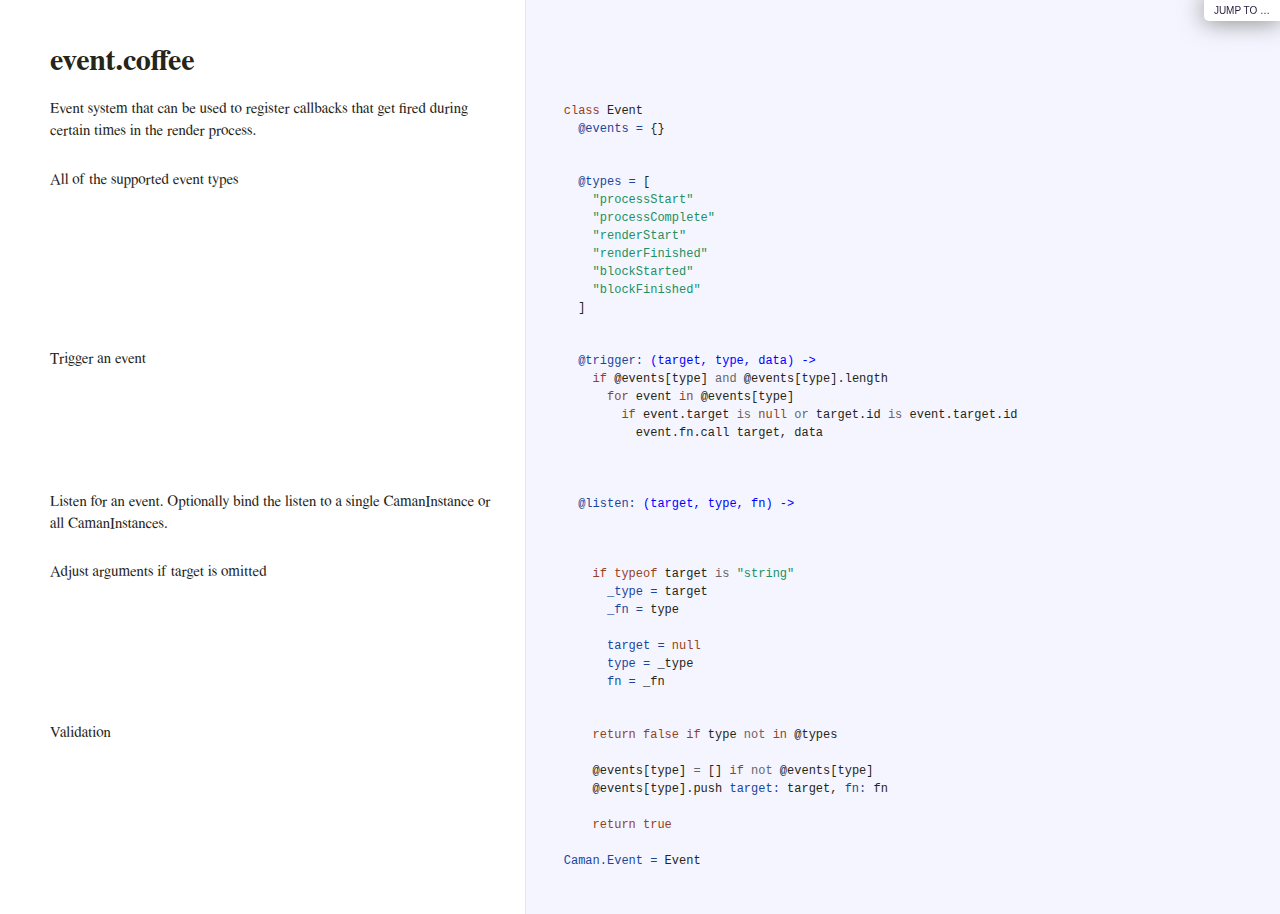
<file: libraries/CamanJS-4.1.1/docs/event.html>
<!DOCTYPE html>

<html>
<head>
  <title>event.coffee</title>
  <meta http-equiv="content-type" content="text/html; charset=UTF-8">
  <meta name="viewport" content="width=device-width, target-densitydpi=160dpi, initial-scale=1.0; maximum-scale=1.0; user-scalable=0;">
  <link rel="stylesheet" media="all" href="docco.css" />
</head>
<body>
  <div id="container">
    <div id="background"></div>
    
      <ul id="jump_to">
        <li>
          <a class="large" href="javascript:void(0);">Jump To &hellip;</a>
          <a class="small" href="javascript:void(0);">+</a>
          <div id="jump_wrapper">
          <div id="jump_page">
            
              
              <a class="source" href="analyze.html">
                analyze.coffee
              </a>
            
              
              <a class="source" href="autoload.html">
                autoload.coffee
              </a>
            
              
              <a class="source" href="blender.html">
                blender.coffee
              </a>
            
              
              <a class="source" href="calculate.html">
                calculate.coffee
              </a>
            
              
              <a class="source" href="caman.html">
                caman.coffee
              </a>
            
              
              <a class="source" href="convert.html">
                convert.coffee
              </a>
            
              
              <a class="source" href="event.html">
                event.coffee
              </a>
            
              
              <a class="source" href="filter.html">
                filter.coffee
              </a>
            
              
              <a class="source" href="io.html">
                io.coffee
              </a>
            
              
              <a class="source" href="layer.html">
                layer.coffee
              </a>
            
              
              <a class="source" href="logger.html">
                logger.coffee
              </a>
            
              
              <a class="source" href="pixelinfo.html">
                pixelinfo.coffee
              </a>
            
              
              <a class="source" href="plugin.html">
                plugin.coffee
              </a>
            
              
              <a class="source" href="renderer.html">
                renderer.coffee
              </a>
            
              
              <a class="source" href="store.html">
                store.coffee
              </a>
            
              
              <a class="source" href="util.html">
                util.coffee
              </a>
            
              
              <a class="source" href="blenders.html">
                blenders.coffee
              </a>
            
              
              <a class="source" href="filters.html">
                filters.coffee
              </a>
            
              
              <a class="source" href="size.html">
                size.coffee
              </a>
            
              
              <a class="source" href="blur.html">
                blur.coffee
              </a>
            
              
              <a class="source" href="camera.html">
                camera.coffee
              </a>
            
              
              <a class="source" href="compoundBlur.html">
                compoundBlur.coffee
              </a>
            
              
              <a class="source" href="edges.html">
                edges.coffee
              </a>
            
              
              <a class="source" href="posterize.html">
                posterize.coffee
              </a>
            
              
              <a class="source" href="presets.html">
                presets.coffee
              </a>
            
              
              <a class="source" href="stackBlur.html">
                stackBlur.coffee
              </a>
            
              
              <a class="source" href="threshold.html">
                threshold.coffee
              </a>
            
          </div>
        </li>
      </ul>
    
    <ul class="sections">
        
          <li id="title">
              <div class="annotation">
                  <h1>event.coffee</h1>
              </div>
          </li>
        
        
        
        <li id="section-1">
            <div class="annotation">
              
              <div class="pilwrap ">
                <a class="pilcrow" href="#section-1">&#182;</a>
              </div>
              <p>Event system that can be used to register callbacks that get fired
during certain times in the render process.</p>

            </div>
            
            <div class="content"><div class="highlight"><pre><span class="k">class</span> <span class="nx">Event</span>
  <span class="vi">@events = </span><span class="p">{}</span></pre></div></div>
            
        </li>
        
        
        <li id="section-2">
            <div class="annotation">
              
              <div class="pilwrap ">
                <a class="pilcrow" href="#section-2">&#182;</a>
              </div>
              
<p>All of the supported event types</p>

            </div>
            
            <div class="content"><div class="highlight"><pre>  <span class="vi">@types = </span><span class="p">[</span>
    <span class="s">&quot;processStart&quot;</span>
    <span class="s">&quot;processComplete&quot;</span>
    <span class="s">&quot;renderStart&quot;</span>
    <span class="s">&quot;renderFinished&quot;</span>
    <span class="s">&quot;blockStarted&quot;</span>
    <span class="s">&quot;blockFinished&quot;</span>
  <span class="p">]</span></pre></div></div>
            
        </li>
        
        
        <li id="section-3">
            <div class="annotation">
              
              <div class="pilwrap ">
                <a class="pilcrow" href="#section-3">&#182;</a>
              </div>
              
<p>Trigger an event</p>

            </div>
            
            <div class="content"><div class="highlight"><pre>  <span class="vi">@trigger: </span><span class="nf">(target, type, data) -&gt;</span>
    <span class="k">if</span> <span class="nx">@events</span><span class="p">[</span><span class="nx">type</span><span class="p">]</span> <span class="o">and</span> <span class="nx">@events</span><span class="p">[</span><span class="nx">type</span><span class="p">].</span><span class="nx">length</span>
      <span class="k">for</span> <span class="nx">event</span> <span class="k">in</span> <span class="nx">@events</span><span class="p">[</span><span class="nx">type</span><span class="p">]</span>
        <span class="k">if</span> <span class="nx">event</span><span class="p">.</span><span class="nx">target</span> <span class="o">is</span> <span class="kc">null</span> <span class="o">or</span> <span class="nx">target</span><span class="p">.</span><span class="nx">id</span> <span class="o">is</span> <span class="nx">event</span><span class="p">.</span><span class="nx">target</span><span class="p">.</span><span class="nx">id</span>
          <span class="nx">event</span><span class="p">.</span><span class="nx">fn</span><span class="p">.</span><span class="nx">call</span> <span class="nx">target</span><span class="p">,</span> <span class="nx">data</span> 
  </pre></div></div>
            
        </li>
        
        
        <li id="section-4">
            <div class="annotation">
              
              <div class="pilwrap ">
                <a class="pilcrow" href="#section-4">&#182;</a>
              </div>
              
<p>Listen for an event. Optionally bind the listen to a single CamanInstance
or all CamanInstances.</p>

            </div>
            
            <div class="content"><div class="highlight"><pre>  <span class="vi">@listen: </span><span class="nf">(target, type, fn) -&gt;</span></pre></div></div>
            
        </li>
        
        
        <li id="section-5">
            <div class="annotation">
              
              <div class="pilwrap ">
                <a class="pilcrow" href="#section-5">&#182;</a>
              </div>
              
<p>Adjust arguments if target is omitted</p>

            </div>
            
            <div class="content"><div class="highlight"><pre>    <span class="k">if</span> <span class="k">typeof</span> <span class="nx">target</span> <span class="o">is</span> <span class="s">&quot;string&quot;</span>
      <span class="nv">_type = </span><span class="nx">target</span>
      <span class="nv">_fn = </span><span class="nx">type</span>

      <span class="nv">target = </span><span class="kc">null</span>
      <span class="nv">type = </span><span class="nx">_type</span>
      <span class="nv">fn = </span><span class="nx">_fn</span></pre></div></div>
            
        </li>
        
        
        <li id="section-6">
            <div class="annotation">
              
              <div class="pilwrap ">
                <a class="pilcrow" href="#section-6">&#182;</a>
              </div>
              
<p>Validation</p>

            </div>
            
            <div class="content"><div class="highlight"><pre>    <span class="k">return</span> <span class="kc">false</span> <span class="k">if</span> <span class="nx">type</span> <span class="o">not</span> <span class="k">in</span> <span class="nx">@types</span>

    <span class="nx">@events</span><span class="p">[</span><span class="nx">type</span><span class="p">]</span> <span class="o">=</span> <span class="p">[]</span> <span class="k">if</span> <span class="o">not</span> <span class="nx">@events</span><span class="p">[</span><span class="nx">type</span><span class="p">]</span>
    <span class="nx">@events</span><span class="p">[</span><span class="nx">type</span><span class="p">].</span><span class="nx">push</span> <span class="nv">target: </span><span class="nx">target</span><span class="p">,</span> <span class="nv">fn: </span><span class="nx">fn</span>

    <span class="k">return</span> <span class="kc">true</span>

<span class="nv">Caman.Event = </span><span class="nx">Event</span>

</pre></div></div>
            
        </li>
        
    </ul>
  </div>
</body>
</html>
</file>
<file: style.css>
@import url(https://fonts.googleapis.com/css?family=Wire+One);
html {
  /*background: url("../../imgs/bg.gif") no-repeat;*/
  background-size: cover;
  /*cursor: url("hand.png");*/ }
body{
  margin:0;
}

body{
  overflow-x: hidden;
  overflow-y: hidden;
}

#image{
  display:block;
  margin: auto;
  margin-top: 20%;
}

.st-deco {
  width: 200px;
  height: 200px;
  position: absolute;
  top: 0px;
  left: 50%;
  margin-left: -100px;
  background-color: #EAF4F1;
  -webkit-transform: translateY(-50%) rotate(45deg);
  -moz-transform: translateY(-50%) rotate(45deg);
  -o-transform: translateY(-50%) rotate(45deg);
  -ms-transform: translateY(-50%) rotate(45deg);
  transform: translateY(-50%) rotate(45deg); }

.st-panel h2 {
  font-family: "Wire One", sans-serif;
  color: #3CF3E4;
  font-size: 80px;
  font-weight: 1700;
  width: 80%;
  left: 10%;
  line-height: 50px;
  margin: -70px 0 0 0;
  top: 50%;
  position: absolute;
  text-align: center;
  padding: 0;
  -webkit-backface-visibility: hidden; }

.st-panel p {
  font-family: "Wire One", sans-serif;
  font-weight: 900;
  font-size: 45px;
  line-height: 22px;
  color: #F40FA8;
  z-index: 2;
  padding: 0;
  width: 50%;
  left: 25%;
  top: 48%;
  margin: 10px 0 0 0;
  position: absolute;
  text-align: center;
  padding: 0;
  -webkit-backface-visibility: hidden; }

#st-panel-1 {
  background-color: #EAF4F1; }

#logo {
  content: url(../../imgs/mute.png);
  position: absolute;
  text-align: center;
  padding: 0;
  -webkit-backface-visibility: hidden;
  position: absolute;
  left: 50%;
  margin-right: -50%;
  top: 8%;
  transform: translate(-50%, -50%); }
</file>
<file: libraries/CamanJS-4.1.1/docs/docco.css>
/*--------------------- Layout and Typography ----------------------------*/
html { height: 100%; }
body {
  font-family: 'Palatino Linotype', 'Book Antiqua', Palatino, FreeSerif, serif;
  font-size: 14px;
  line-height: 16px;
  color: #252519;
  margin: 0; padding: 0;
  height:100%;
}
#container { min-height: 100%; }

a {
  color: #261a3b;
}

a:visited {
  color: #261a3b;
}

p, ul, ol {
  margin: 0 0 15px;
}

h1, h2, h3, h4, h5, h6 {
  margin: 30px 0 15px 0;
}

h1 {
  margin-top: 40px;
}

hr {
  border: 0 none;
  border-top: 1px solid #e5e5ee;
  height: 1px;
  margin: 20px 0;
}

pre, tt, code {
  font-size: 12px; line-height: 16px;
  font-family: Menlo, Monaco, Consolas, "Lucida Console", monospace;
  margin: 0; padding: 0;
}

ul.sections {
  list-style: none;
  padding:0 0 5px 0;;
  margin:0;
}

/*
  Force border-box so that % widths fit the parent
  container without overlap because of margin/padding.

  More Info : http://www.quirksmode.org/css/box.html
*/
ul.sections > li > div {
  -moz-box-sizing: border-box;    /* firefox */
  -ms-box-sizing: border-box;     /* ie */
  -webkit-box-sizing: border-box; /* webkit */
  -khtml-box-sizing: border-box;  /* konqueror */
  box-sizing: border-box;         /* css3 */
}


/*---------------------- Jump Page -----------------------------*/
#jump_to, #jump_page {
  margin: 0;
  background: white;
  -webkit-box-shadow: 0 0 25px #777; -moz-box-shadow: 0 0 25px #777;
  -webkit-border-bottom-left-radius: 5px; -moz-border-radius-bottomleft: 5px;
  font: 16px Arial;
  cursor: pointer;
  text-align: right;
  list-style: none;
}

#jump_to a {
  text-decoration: none;
}

#jump_to a.large {
  display: none;
}
#jump_to a.small {
  font-size: 22px;
  font-weight: bold;
  color: #676767;
}

#jump_to, #jump_wrapper {
  position: fixed;
  right: 0; top: 0;
  padding: 10px 15px;
  margin:0;
}

#jump_wrapper {
  display: none;
  padding:0;
}

#jump_to:hover #jump_wrapper {
  display: block;
}

#jump_page {
  padding: 5px 0 3px;
  margin: 0 0 25px 25px;
}

#jump_page .source {
  display: block;
  padding: 15px;
  text-decoration: none;
  border-top: 1px solid #eee;
}

#jump_page .source:hover {
  background: #f5f5ff;
}

#jump_page .source:first-child {
}

/*---------------------- Low resolutions (> 320px) ---------------------*/
@media only screen and (min-width: 320px) {
  .pilwrap { display: none; }

  ul.sections > li > div {
    display: block;
    padding:5px 10px 0 10px;
  }

  ul.sections > li > div.annotation {
    background: #fff;
  }

  ul.sections > li > div.annotation ul, ul.sections > li > div.annotation ol {
    padding-left: 30px;
  }

  ul.sections > li > div.content {
    background: #f5f5ff;
    overflow-x:auto;
    -webkit-box-shadow: inset 0 0 5px #e5e5ee;
    box-shadow: inset 0 0 5px #e5e5ee;
    border: 1px solid #dedede;
    margin:5px 10px 5px 10px;
    padding-bottom: 5px;
  }

  ul.sections > li > div.annotation pre {
    margin: 7px 0 7px;
    padding-left: 15px;
  }

  ul.sections > li > div.annotation p tt, .annotation code {
    background: #f8f8ff;
    border: 1px solid #dedede;
    font-size: 12px;
    padding: 0 0.2em;
  }
}

/*----------------------  (> 481px) ---------------------*/
@media only screen and (min-width: 481px) {
  #container {
    position: relative;
  }
  body {
    background-color: #F5F5FF;
    font-size: 15px;
    line-height: 22px;
  }
  pre, tt, code {
    line-height: 18px;
  }

  #jump_to {
    padding: 5px 10px;
  }
  #jump_wrapper {
    padding: 0;
  }
  #jump_to, #jump_page {
    font: 10px Arial;
    text-transform: uppercase;
  }
  #jump_page .source {
    padding: 5px 10px;
  }
  #jump_to a.large {
    display: inline-block;
  }
  #jump_to a.small {
    display: none;
  }



  #background {
    position: absolute;
    top: 0; bottom: 0;
    width: 350px;
    background: #ffffff;
    border-right: 1px solid #e5e5ee;
    z-index: -1;
  }

  ul.sections > li > div.annotation ul, ul.sections > li > div.annotation ol {
    padding-left: 40px;
  }

  ul.sections > li {
    white-space: nowrap;
  }

  ul.sections > li > div {
    display: inline-block;
  }

  ul.sections > li > div.annotation {
    max-width: 350px;
    min-width: 350px;
    min-height: 5px;
    padding: 13px;
    overflow-x: hidden;
    white-space: normal;
    vertical-align: top;
    text-align: left;
  }
  ul.sections > li > div.annotation pre {
    margin: 15px 0 15px;
    padding-left: 15px;
  }

  ul.sections > li > div.content {
    padding: 13px;
    vertical-align: top;
    background: #f5f5ff;
    border: none;
    -webkit-box-shadow: none;
    box-shadow: none;
  }

  .pilwrap {
    position: relative;
    display: inline;
  }

  .pilcrow {
    font: 12px Arial;
    text-decoration: none;
    color: #454545;
    position: absolute;
    top: 3px; left: -20px;
    padding: 1px 2px;
    opacity: 0;
    -webkit-transition: opacity 0.2s linear;
  }
    .for-h1 .pilcrow {
      top: 47px;
    }
    .for-h2 .pilcrow, .for-h3 .pilcrow, .for-h4 .pilcrow {
      top: 35px;
    }

  ul.sections > li > div.annotation:hover .pilcrow {
    opacity: 1;
  }
}

/*---------------------- (> 1025px) ---------------------*/
@media only screen and (min-width: 1025px) {

  #background {
    width: 525px;
  }
  ul.sections > li > div.annotation {
    max-width: 525px;
    min-width: 525px;
    padding: 10px 25px 1px 50px;
  }
  ul.sections > li > div.content {
    padding: 9px 15px 16px 25px;
  }
}

/*---------------------- Syntax Highlighting -----------------------------*/
td.linenos { background-color: #f0f0f0; padding-right: 10px; }
span.lineno { background-color: #f0f0f0; padding: 0 5px 0 5px; }
body .hll { background-color: #ffffcc }
body .c { color: #408080; font-style: italic }  /* Comment */
body .err { border: 1px solid #FF0000 }         /* Error */
body .k { color: #954121 }                      /* Keyword */
body .o { color: #666666 }                      /* Operator */
body .cm { color: #408080; font-style: italic } /* Comment.Multiline */
body .cp { color: #BC7A00 }                     /* Comment.Preproc */
body .c1 { color: #408080; font-style: italic } /* Comment.Single */
body .cs { color: #408080; font-style: italic } /* Comment.Special */
body .gd { color: #A00000 }                     /* Generic.Deleted */
body .ge { font-style: italic }                 /* Generic.Emph */
body .gr { color: #FF0000 }                     /* Generic.Error */
body .gh { color: #000080; font-weight: bold }  /* Generic.Heading */
body .gi { color: #00A000 }                     /* Generic.Inserted */
body .go { color: #808080 }                     /* Generic.Output */
body .gp { color: #000080; font-weight: bold }  /* Generic.Prompt */
body .gs { font-weight: bold }                  /* Generic.Strong */
body .gu { color: #800080; font-weight: bold }  /* Generic.Subheading */
body .gt { color: #0040D0 }                     /* Generic.Traceback */
body .kc { color: #954121 }                     /* Keyword.Constant */
body .kd { color: #954121; font-weight: bold }  /* Keyword.Declaration */
body .kn { color: #954121; font-weight: bold }  /* Keyword.Namespace */
body .kp { color: #954121 }                     /* Keyword.Pseudo */
body .kr { color: #954121; font-weight: bold }  /* Keyword.Reserved */
body .kt { color: #B00040 }                     /* Keyword.Type */
body .m { color: #666666 }                      /* Literal.Number */
body .s { color: #219161 }                      /* Literal.String */
body .na { color: #7D9029 }                     /* Name.Attribute */
body .nb { color: #954121 }                     /* Name.Builtin */
body .nc { color: #0000FF; font-weight: bold }  /* Name.Class */
body .no { color: #880000 }                     /* Name.Constant */
body .nd { color: #AA22FF }                     /* Name.Decorator */
body .ni { color: #999999; font-weight: bold }  /* Name.Entity */
body .ne { color: #D2413A; font-weight: bold }  /* Name.Exception */
body .nf { color: #0000FF }                     /* Name.Function */
body .nl { color: #A0A000 }                     /* Name.Label */
body .nn { color: #0000FF; font-weight: bold }  /* Name.Namespace */
body .nt { color: #954121; font-weight: bold }  /* Name.Tag */
body .nv { color: #19469D }                     /* Name.Variable */
body .ow { color: #AA22FF; font-weight: bold }  /* Operator.Word */
body .w { color: #bbbbbb }                      /* Text.Whitespace */
body .mf { color: #666666 }                     /* Literal.Number.Float */
body .mh { color: #666666 }                     /* Literal.Number.Hex */
body .mi { color: #666666 }                     /* Literal.Number.Integer */
body .mo { color: #666666 }                     /* Literal.Number.Oct */
body .sb { color: #219161 }                     /* Literal.String.Backtick */
body .sc { color: #219161 }                     /* Literal.String.Char */
body .sd { color: #219161; font-style: italic } /* Literal.String.Doc */
body .s2 { color: #219161 }                     /* Literal.String.Double */
body .se { color: #BB6622; font-weight: bold }  /* Literal.String.Escape */
body .sh { color: #219161 }                     /* Literal.String.Heredoc */
body .si { color: #BB6688; font-weight: bold }  /* Literal.String.Interpol */
body .sx { color: #954121 }                     /* Literal.String.Other */
body .sr { color: #BB6688 }                     /* Literal.String.Regex */
body .s1 { color: #219161 }                     /* Literal.String.Single */
body .ss { color: #19469D }                     /* Literal.String.Symbol */
body .bp { color: #954121 }                     /* Name.Builtin.Pseudo */
body .vc { color: #19469D }                     /* Name.Variable.Class */
body .vg { color: #19469D }                     /* Name.Variable.Global */
body .vi { color: #19469D }                     /* Name.Variable.Instance */
body .il { color: #666666 }                     /* Literal.Number.Integer.Long */
</file>
